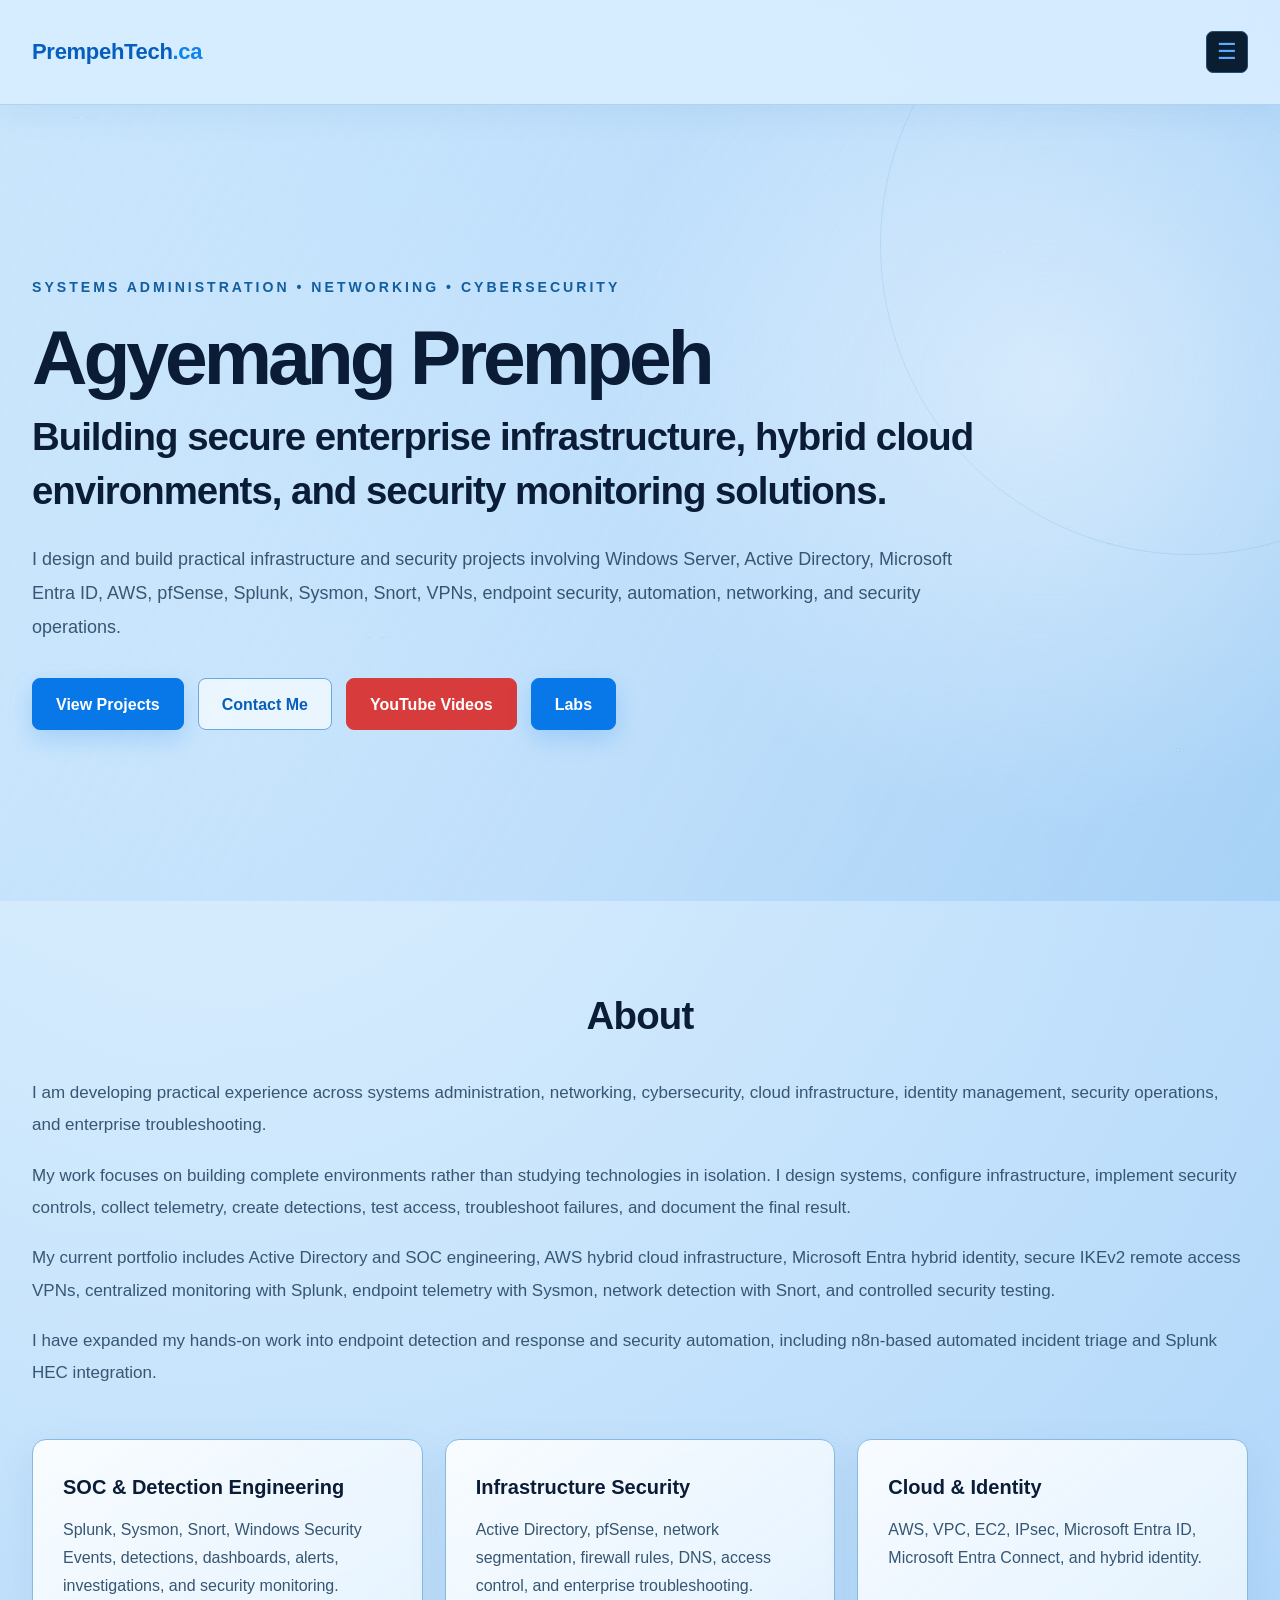
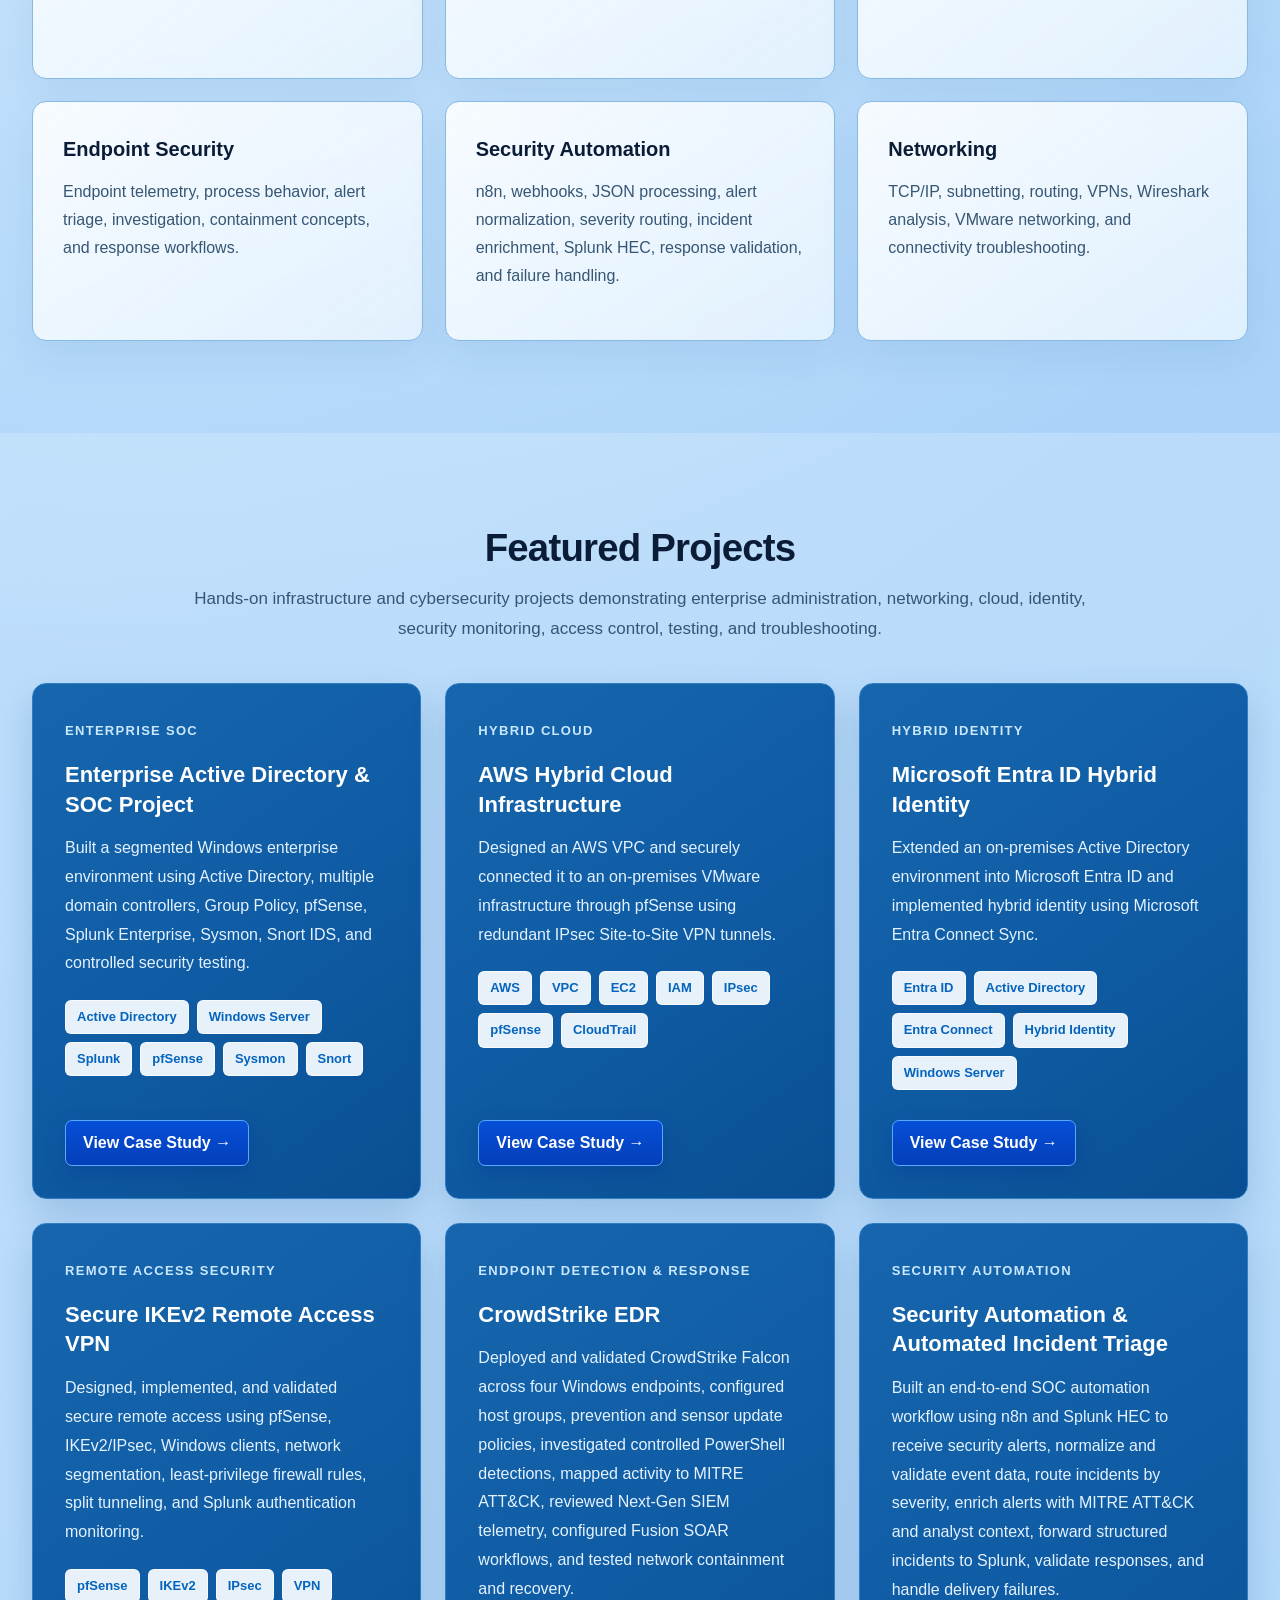
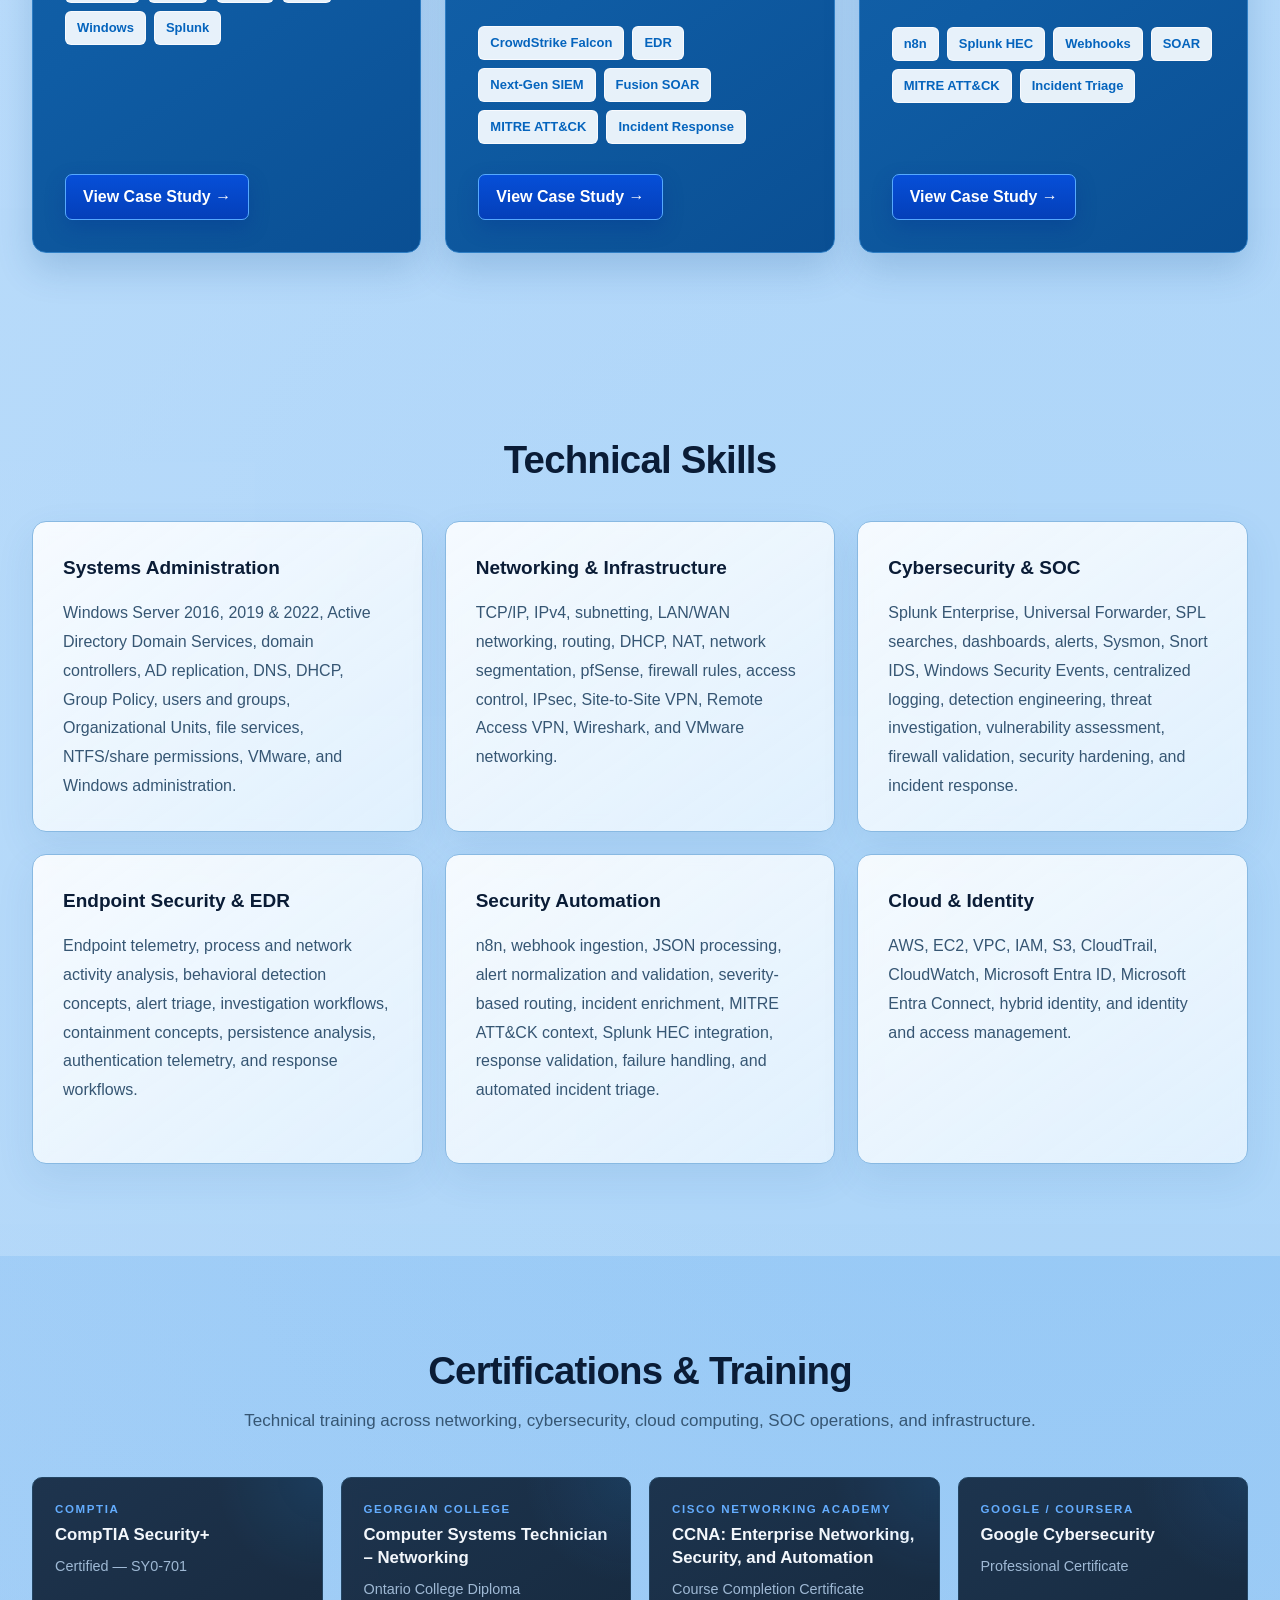
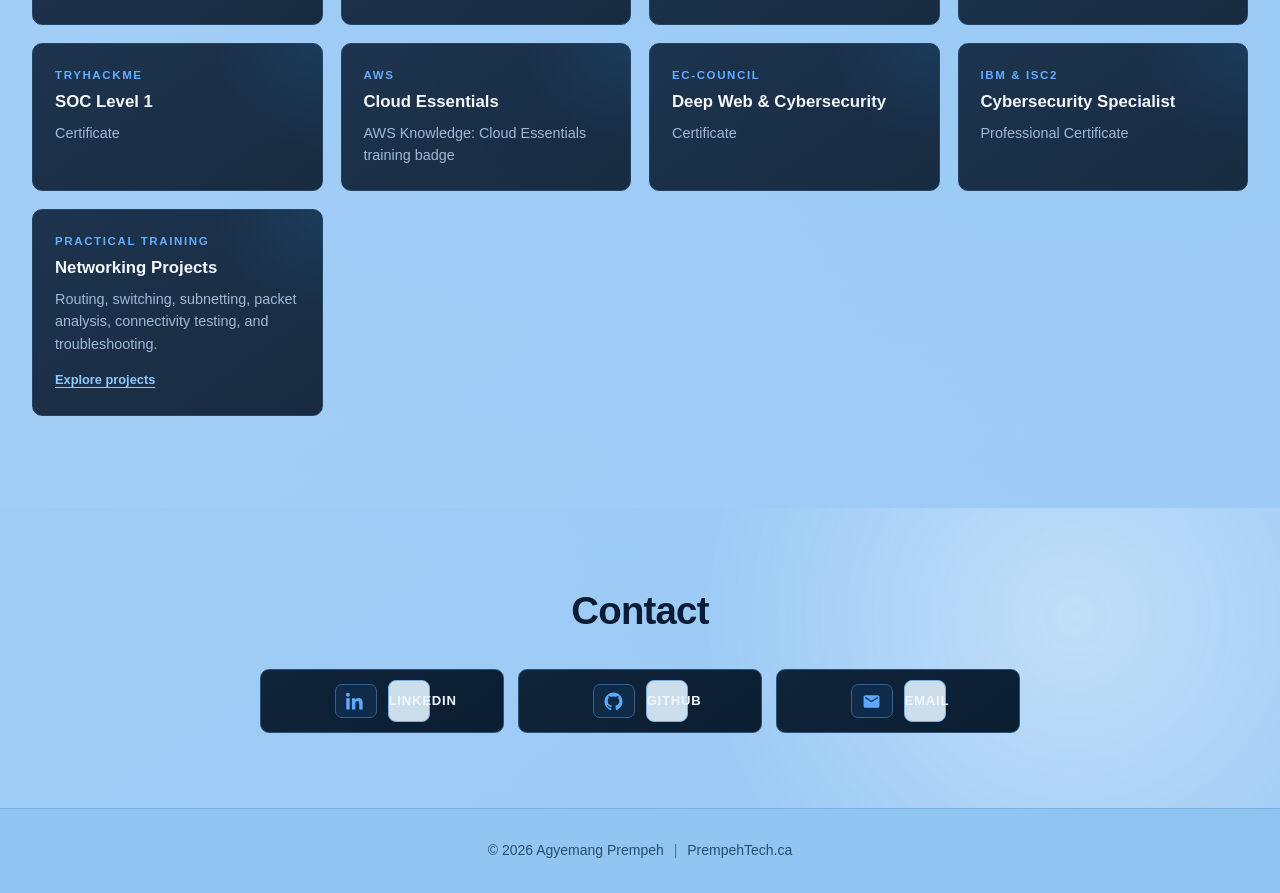
<file: index.html>
<!DOCTYPE html>
<html lang="en">

<head>
    <!-- Browser security policy: generated by scripts/security_policy.py -->
    <meta http-equiv="Content-Security-Policy" content="default-src 'none'; script-src 'self' 'sha256-xC2BoYzO3gBnRaJtyQlaC9DU9jqX2DhPK+P/nlKC9Fg=' 'sha256-oQSRzADNYQVO0GnojN6OCE4Eyqw+3Fjl6KqLcLw/Mbw='; script-src-attr 'none'; style-src 'self' 'unsafe-inline'; img-src 'self' data:; font-src 'self'; connect-src 'self'; media-src 'self'; frame-src 'none'; object-src 'none'; base-uri 'none'; form-action 'self'">
    <meta name="referrer" content="strict-origin-when-cross-origin">
    <!-- /Browser security policy -->
    <meta charset="UTF-8">

    <meta
        name="viewport"
        content="width=device-width, initial-scale=1.0"
    >
    <link rel="icon" type="image/svg+xml" href="/favicon.svg?v=20261007-pthex">


    <meta
        name="description"
        content="Agyemang Prempeh's hands-on cybersecurity, SOC, systems administration, networking, cloud, identity, and enterprise infrastructure portfolio featuring CrowdStrike Falcon EDR, n8n security automation, Splunk, Active Directory, AWS, Microsoft Entra ID, pfSense, Sysmon, Snort, VPNs, and security engineering projects."
    >

    <meta name="robots" content="index, follow, max-image-preview:large">
    <meta name="author" content="Agyemang Prempeh">
    <meta name="theme-color" content="#071321">

    <link rel="canonical" href="https://prempehtech.ca/">

    <meta property="og:type" content="website">
    <meta property="og:site_name" content="PrempehTech.ca">
    <meta property="og:url" content="https://prempehtech.ca/">
    <meta property="og:title" content="Agyemang Prempeh | Cybersecurity, Cloud & Infrastructure Portfolio">
    <meta
        property="og:description"
        content="Hands-on cybersecurity, SOC, enterprise infrastructure, networking, CrowdStrike Falcon EDR, AWS hybrid cloud, Microsoft Entra ID, Active Directory, Splunk, pfSense, and security engineering projects."
    >

    <meta name="twitter:card" content="summary">
    <meta name="twitter:title" content="Agyemang Prempeh | Cybersecurity, Cloud & Infrastructure Portfolio">
    <meta
        name="twitter:description"
        content="Hands-on cybersecurity, SOC, enterprise infrastructure, networking, cloud, identity, CrowdStrike Falcon EDR, and security engineering projects."
    >

    <title>Agyemang Prempeh | Cybersecurity, Cloud & Infrastructure Portfolio</title>

    <script type="application/ld+json">
    {
      "@context": "https://schema.org",
      "@type": "WebSite",
      "name": "PrempehTech.ca",
      "url": "https://prempehtech.ca/",
      "description": "Agyemang Prempeh's cybersecurity, cloud, networking, identity, SOC, CrowdStrike Falcon EDR, and enterprise infrastructure portfolio.",
      "publisher": {
        "@type": "Person",
        "name": "Agyemang Prempeh",
        "url": "https://prempehtech.ca/",
        "sameAs": [
          "https://www.linkedin.com/in/agyemang-prempeh-27a438277/",
          "https://github.com/PREMPE"
        ]
      }
    }
    </script>

    <link rel="stylesheet" href="style.css">


    <!-- =====================================================
         TARGETED FIXES ONLY
         These override the old CSS for:
         1. Navigation
         2. Certifications
         3. Contact
    ====================================================== -->

    <style>

        /* =================================================
           TOP NAVIGATION
           Brand stays left.
           All seven links stay grouped on the right.
        ================================================= */

        .nav-container {
            display: flex !important;
            align-items: center !important;
            width: min(1420px, calc(100% - 64px)) !important;
            margin: 0 auto !important;
        }

        .brand {
            flex: 0 0 auto !important;
        }

        .main-nav {
            margin-left: auto !important;
            width: auto !important;

            display: flex !important;
            align-items: center !important;
            justify-content: flex-end !important;

            gap: 30px !important;
        }

        .main-nav .nav-link {
            flex: none !important;
            width: auto !important;

            white-space: nowrap !important;
            text-align: center !important;
        }


        /* =================================================
           MAIN SECTION HEADINGS
           ONLY the big section headings are centered.
        ================================================= */

        .centered-header {
            width: 100% !important;
            max-width: 900px !important;

            margin-left: auto !important;
            margin-right: auto !important;

            text-align: center !important;
        }

        .centered-header h2,
        .centered-header p {
            text-align: center !important;
        }


        /* =================================================
           CERTIFICATIONS
           Compact professional cards.
           No giant empty boxes.
        ================================================= */



        .hero-buttons .btn-youtube {background:#d83b3b!important;border-color:#d83b3b!important;color:#fff!important}
        .hero-buttons .btn-youtube:hover {background:#ca3535!important;border-color:#ca3535!important;color:#fff!important}

        #certifications .cert-actions {display:flex;flex-wrap:wrap;gap:8px 14px;margin-top:14px}
        #certifications .cert-actions a {color:#8ec9ff;font-size:.8rem;font-weight:700;text-decoration:underline;text-underline-offset:3px}
        #certifications .cert-actions a:hover {color:#fff}
        #certifications .cert-actions a:focus-visible {outline:2px solid #8ec9ff;outline-offset:4px}

        #certifications .cert-grid {
            display: grid !important;

            grid-template-columns:
                repeat(4, minmax(0, 1fr)) !important;

            gap: 18px !important;

            align-items: stretch !important;

            margin-top: 40px !important;
        }

        #certifications .cert-card {
            min-height: 0 !important;
            height: auto !important;

            padding: 24px 22px !important;

            display: block !important;

            background:
                linear-gradient(
                    145deg,
                    rgba(18, 39, 63, 0.92),
                    rgba(12, 29, 48, 0.92)
                ) !important;

            border: 1px solid #234563 !important;

            border-radius: 10px !important;

            box-shadow: none !important;

            text-align: left !important;
        }

        #certifications .cert-card:hover {
            transform: translateY(-3px) !important;

            border-color: #4388cf !important;

            background:
                linear-gradient(
                    145deg,
                    #132b46,
                    #0d2137
                ) !important;
        }

        #certifications .cert-provider {
            display: block !important;

            margin: 0 0 8px !important;

            color: #64adff !important;

            font-size: 0.72rem !important;

            font-weight: 800 !important;

            letter-spacing: 0.14em !important;

            line-height: 1.3 !important;
        }

        #certifications .cert-card h3 {
            margin: 0 0 8px !important;

            color: #f3f7fc !important;

            font-size: 1.05rem !important;

            line-height: 1.35 !important;

            text-align: left !important;
        }

        #certifications .cert-card p {
            margin: 0 !important;

            color: #9fb9d5 !important;

            font-size: 0.9rem !important;

            line-height: 1.55 !important;

            text-align: left !important;
        }


        /* =================================================
           CONTACT
           Small horizontal rectangles.
        ================================================= */

        #contact.contact-section {
            padding-top: 80px !important;
            padding-bottom: 75px !important;
        }

        #contact .section-header {
            margin-bottom: 35px !important;
        }

        #contact .contact-actions {
            width: min(760px, 100%) !important;

            margin: 0 auto !important;

            display: grid !important;

            grid-template-columns:
                repeat(3, minmax(0, 1fr)) !important;

            gap: 14px !important;
        }

        #contact .contact-link {
            min-height: 64px !important;
            height: 64px !important;

            padding: 10px 18px !important;

            display: flex !important;

            align-items: center !important;
            justify-content: center !important;

            gap: 11px !important;

            border-radius: 9px !important;

            background:
                linear-gradient(
                    145deg,
                    #10243a,
                    #0b1d30
                ) !important;

            border: 1px solid #2a5279 !important;

            box-shadow: none !important;

            text-decoration: none !important;
        }

        #contact .contact-link:hover {
            transform: translateY(-2px) !important;

            border-color: #55a7ff !important;

            background: #122a44 !important;
        }

        #contact .contact-icon {
            width: 34px !important;
            height: 34px !important;

            min-width: 34px !important;

            display: grid !important;
            place-items: center !important;

            padding: 7px !important;

            border-radius: 7px !important;

            color: #5caaff !important;

            background: #102b48 !important;

            border: 1px solid #32628f !important;
        }

        #contact .contact-icon svg {
            width: 19px !important;
            height: 19px !important;
        }

        #contact .contact-label {
            color: #f1f6fc !important;

            font-size: 0.82rem !important;

            font-weight: 800 !important;

            letter-spacing: 0.06em !important;
        }


        /* =================================================
           TABLET
        ================================================= */

        @media (max-width: 1100px) {

            .main-nav {
                gap: 20px !important;
            }

            .main-nav .nav-link {
                font-size: 0.84rem !important;
            }

            #certifications .cert-grid {
                grid-template-columns:
                    repeat(2, minmax(0, 1fr)) !important;
            }

        }


        /* =================================================
           MOBILE
        ================================================= */

        @media (max-width: 850px) {

            .nav-container {
                width: min(100% - 32px, 1420px) !important;
                min-height: 64px !important;
                flex-wrap: wrap !important;
            }

            .main-nav {
                display: none !important;
            }

            .mobile-menu {
                margin-left: auto !important;
                display: inline-flex !important;
                align-items: center !important;
                justify-content: center !important;

                width: 42px !important;
                height: 42px !important;

                padding: 0 !important;

                color: #5ca9ff !important;
                background: #0b1e31 !important;

                border: 1px solid #244d73 !important;
                border-radius: 7px !important;

                font-size: 1.35rem !important;
                line-height: 1 !important;

                cursor: pointer !important;
            }

            .mobile-menu:hover {
                color: #ffffff !important;
                border-color: #5ca9ff !important;
                background: #102a44 !important;
            }

            .main-nav.open {
                display: flex !important;

                width: 100% !important;

                flex-direction: column !important;

                align-items: stretch !important;

                gap: 0 !important;

                margin-left: 0 !important;
                padding: 10px 0 14px !important;

                border-top: 1px solid #172b40 !important;
            }

            .main-nav.open .nav-link {
                width: 100% !important;
                padding: 13px 4px !important;
                text-align: left !important;
            }

            #contact .contact-actions {
                grid-template-columns: 1fr !important;

                max-width: 420px !important;
            }

        }


        @media (max-width: 600px) {

            #certifications .cert-grid {
                grid-template-columns: 1fr !important;
            }

        }

    
        /* =================================================
           COLLAPSIBLE TOP MENU — ALL SCREEN SIZES
           Show hamburger instead of permanent nav links.
        ================================================= */

        .nav-container {
            position: relative !important;
            flex-wrap: wrap !important;
        }

        .mobile-menu {
            margin-left: auto !important;
            display: inline-flex !important;
            align-items: center !important;
            justify-content: center !important;

            width: 42px !important;
            height: 42px !important;
            padding: 0 !important;

            color: #5ca9ff !important;
            background: #0b1e31 !important;

            border: 1px solid #244d73 !important;
            border-radius: 7px !important;

            font-size: 1.35rem !important;
            line-height: 1 !important;
            cursor: pointer !important;
        }

        .mobile-menu:hover {
            color: #ffffff !important;
            border-color: #5ca9ff !important;
            background: #102a44 !important;
        }

        .main-nav {
            display: none !important;
        }

        .main-nav.open {
            display: flex !important;
            width: 100% !important;
            margin-left: 0 !important;
            padding: 10px 0 14px !important;

            flex-direction: column !important;
            align-items: stretch !important;
            gap: 0 !important;

            border-top: 1px solid #172b40 !important;
        }

        .main-nav.open .nav-link {
            width: 100% !important;
            padding: 13px 4px !important;
            text-align: left !important;
        }

    </style>

</head>



<body id="top">


<!-- =========================================================
     HEADER
========================================================= -->

<header class="site-header">

    <div class="nav-container">

        <a
            href="/#home"
            class="brand"
        >
            PrempehTech<span>.ca</span>
        </a>


        <nav
            class="main-nav"
            id="mainNav"
            aria-label="Primary navigation"
        >

            <a href="/#home" class="nav-link active">
                Home
            </a>

            <a href="/#about" class="nav-link">
                About
            </a>

            <a href="/#projects" class="nav-link">
                Projects
            </a>
<a href="/#skills" class="nav-link">
                Skills
            </a>

            <a href="/#certifications" class="nav-link">
                Certifications
            </a>

            <a href="/#contact" class="nav-link">
                Contact
            </a>

            <a href="/simulator/" class="nav-link">
                Simulator
            </a>

        </nav>


        <button
            class="mobile-menu"
            id="mobileMenu"
            type="button"
            aria-label="Open navigation menu"
        >
            ☰
        </button>

    </div>

</header>



<main>


<!-- =========================================================
     HOME
========================================================= -->

<section
    id="home"
    class="hero section-anchor"
>

    <div class="container hero-content">

        <p class="hero-eyebrow">
            SYSTEMS ADMINISTRATION • NETWORKING • CYBERSECURITY
        </p>


        <h1>
            Agyemang Prempeh
        </h1>


        <h2>
            Building secure enterprise infrastructure,
            hybrid cloud environments, and security
            monitoring solutions.
        </h2>


        <p class="hero-description">
            I design and build practical infrastructure and security
            projects involving Windows Server, Active Directory,
            Microsoft Entra ID, AWS, pfSense, Splunk, Sysmon, Snort,
            VPNs, endpoint security, automation, networking,
            and security operations.
        </p>


        <div class="hero-buttons">

            <a
                href="/#projects"
                class="btn btn-primary"
            >
                View Projects
            </a>


            <a
                href="/#contact"
                class="btn btn-outline"
            >
                Contact Me
            </a>


            <a
                href="/youtube-videos/"
                class="btn btn-outline btn-youtube"
            >
                YouTube Videos
            </a>

            <a
                href="/simulator/"
                class="btn btn-primary"
            >
                Labs
            </a>

        </div>

    </div>

</section>



<!-- =========================================================
     ABOUT
========================================================= -->

<section
    id="about"
    class="section section-anchor"
>

    <div class="container">

        <div class="section-header centered-header">

            <h2>
                About
            </h2>

        </div>


        <div class="about-intro">

            <p>
                I am developing practical experience across systems
                administration, networking, cybersecurity, cloud
                infrastructure, identity management, security operations,
                and enterprise troubleshooting.
            </p>


            <p>
                My work focuses on building complete environments rather
                than studying technologies in isolation. I design systems,
                configure infrastructure, implement security controls,
                collect telemetry, create detections, test access,
                troubleshoot failures, and document the final result.
            </p>


            <p>
                My current portfolio includes Active Directory and SOC
                engineering, AWS hybrid cloud infrastructure, Microsoft
                Entra hybrid identity, secure IKEv2 remote access VPNs,
                centralized monitoring with Splunk, endpoint telemetry
                with Sysmon, network detection with Snort, and controlled
                security testing.
            </p>


            <p>
                I have expanded my hands-on work into endpoint detection
                and response and security automation, including n8n-based
                automated incident triage and Splunk HEC integration.
            </p>

        </div>



        <div class="focus-grid">


            <article class="info-card">

                <h3>
                    SOC &amp; Detection Engineering
                </h3>

                <p>
                    Splunk, Sysmon, Snort, Windows Security Events,
                    detections, dashboards, alerts, investigations,
                    and security monitoring.
                </p>

            </article>



            <article class="info-card">

                <h3>
                    Infrastructure Security
                </h3>

                <p>
                    Active Directory, pfSense, network segmentation,
                    firewall rules, DNS, access control,
                    and enterprise troubleshooting.
                </p>

            </article>



            <article class="info-card">

                <h3>
                    Cloud &amp; Identity
                </h3>

                <p>
                    AWS, VPC, EC2, IPsec, Microsoft Entra ID,
                    Microsoft Entra Connect, and hybrid identity.
                </p>

            </article>



            <article class="info-card">

                <h3>
                    Endpoint Security
                </h3>

                <p>
                    Endpoint telemetry, process behavior,
                    alert triage, investigation, containment concepts,
                    and response workflows.
                </p>

            </article>



            <article class="info-card">

                <h3>
                    Security Automation
                </h3>

                <p>
                    n8n, webhooks, JSON processing, alert normalization,
                    severity routing, incident enrichment, Splunk HEC,
                    response validation, and failure handling.
                </p>

            </article>



            <article class="info-card">

                <h3>
                    Networking
                </h3>

                <p>
                    TCP/IP, subnetting, routing, VPNs,
                    Wireshark analysis, VMware networking,
                    and connectivity troubleshooting.
                </p>

            </article>


        </div>

    </div>

</section>



<!-- =========================================================
     PROJECTS
========================================================= -->

<section
    id="projects"
    class="section section-alt section-anchor"
>

    <div class="container">

        <div class="section-header centered-header">

            <h2>
                Featured Projects
            </h2>

            <p>
                Hands-on infrastructure and cybersecurity projects
                demonstrating enterprise administration, networking,
                cloud, identity, security monitoring, access control,
                testing, and troubleshooting.
            </p>

        </div>



        <div class="projects-grid">


            <!-- AD SOC -->

            <article class="project-card">

                <div>

                    <span class="project-type">
                        ENTERPRISE SOC
                    </span>


                    <h3>
                        Enterprise Active Directory &amp; SOC Project
                    </h3>


                    <p>
                        Built a segmented Windows enterprise environment
                        using Active Directory, multiple domain controllers,
                        Group Policy, pfSense, Splunk Enterprise, Sysmon,
                        Snort IDS, and controlled security testing.
                    </p>


                    <div class="tags">

                        <span>Active Directory</span>
                        <span>Windows Server</span>
                        <span>Splunk</span>
                        <span>pfSense</span>
                        <span>Sysmon</span>
                        <span>Snort</span>

                    </div>

                </div>


                <div class="project-actions">

                    <a
                        href="projects/enterprise-ad-soc.html"
                        class="project-link"
                    >
                        View Case Study →
                    </a>

                </div>

            </article>



            <!-- AWS -->

            <article class="project-card">

                <div>

                    <span class="project-type">
                        HYBRID CLOUD
                    </span>


                    <h3>
                        AWS Hybrid Cloud Infrastructure
                    </h3>


                    <p>
                        Designed an AWS VPC and securely connected it
                        to an on-premises VMware infrastructure through
                        pfSense using redundant IPsec Site-to-Site
                        VPN tunnels.
                    </p>


                    <div class="tags">

                        <span>AWS</span>
                        <span>VPC</span>
                        <span>EC2</span>
                        <span>IAM</span>
                        <span>IPsec</span>
                        <span>pfSense</span>
                        <span>CloudTrail</span>

                    </div>

                </div>


                <div class="project-actions">

                    <a
                        href="projects/aws-hybrid-cloud.html"
                        class="project-link"
                    >
                        View Case Study →
                    </a>

                </div>

            </article>



            <!-- ENTRA -->

            <article class="project-card">

                <div>

                    <span class="project-type">
                        HYBRID IDENTITY
                    </span>


                    <h3>
                        Microsoft Entra ID Hybrid Identity
                    </h3>


                    <p>
                        Extended an on-premises Active Directory
                        environment into Microsoft Entra ID and
                        implemented hybrid identity using Microsoft
                        Entra Connect Sync.
                    </p>


                    <div class="tags">

                        <span>Entra ID</span>
                        <span>Active Directory</span>
                        <span>Entra Connect</span>
                        <span>Hybrid Identity</span>
                        <span>Windows Server</span>

                    </div>

                </div>


                <div class="project-actions">

                    <a
                        href="projects/entra-hybrid-identity.html"
                        class="project-link"
                    >
                        View Case Study →
                    </a>

                </div>

            </article>



            <!-- VPN -->

            <article class="project-card">

                <div>

                    <span class="project-type">
                        REMOTE ACCESS SECURITY
                    </span>


                    <h3>
                        Secure IKEv2 Remote Access VPN
                    </h3>


                    <p>
                        Designed, implemented, and validated secure
                        remote access using pfSense, IKEv2/IPsec,
                        Windows clients, network segmentation,
                        least-privilege firewall rules, split tunneling,
                        and Splunk authentication monitoring.
                    </p>


                    <div class="tags">

                        <span>pfSense</span>
                        <span>IKEv2</span>
                        <span>IPsec</span>
                        <span>VPN</span>
                        <span>Windows</span>
                        <span>Splunk</span>

                    </div>

                </div>


                <div class="project-actions">

                    <a
                        href="projects/pfsense-vpn.html"
                        class="project-link"
                    >
                        View Case Study →
                    </a>

                </div>

            </article>



            <!-- CROWDSTRIKE EDR -->

            <article class="project-card">

                <div>

                    <span class="project-type">
                        ENDPOINT DETECTION &amp; RESPONSE
                    </span>


                    <h3>
                        CrowdStrike EDR
                    </h3>


                    <p>
                        Deployed and validated CrowdStrike Falcon across four
                        Windows endpoints, configured host groups, prevention
                        and sensor update policies, investigated controlled
                        PowerShell detections, mapped activity to MITRE ATT&amp;CK,
                        reviewed Next-Gen SIEM telemetry, configured Fusion SOAR
                        workflows, and tested network containment and recovery.
                    </p>


                    <div class="tags">

                        <span>CrowdStrike Falcon</span>
                        <span>EDR</span>
                        <span>Next-Gen SIEM</span>
                        <span>Fusion SOAR</span>
                        <span>MITRE ATT&amp;CK</span>
                        <span>Incident Response</span>

                    </div>

                </div>


                <div class="project-actions">

                    <a
                        href="projects/crowdstrike-falcon-endpoint-detection-response.html"
                        class="project-link"
                    >
                        View Case Study →
                    </a>

                </div>

            </article>



            <!-- SECURITY AUTOMATION -->

            <article class="project-card">

                <div>
                    <span class="project-type">SECURITY AUTOMATION</span>
                    <h3>Security Automation &amp; Automated Incident Triage</h3>
                    <p>
                        Built an end-to-end SOC automation workflow using n8n and Splunk HEC
                        to receive security alerts, normalize and validate event data, route
                        incidents by severity, enrich alerts with MITRE ATT&amp;CK and analyst
                        context, forward structured incidents to Splunk, validate responses,
                        and handle delivery failures.
                    </p>
                    <div class="tags">
                        <span>n8n</span>
                        <span>Splunk HEC</span>
                        <span>Webhooks</span>
                        <span>SOAR</span>
                        <span>MITRE ATT&amp;CK</span>
                        <span>Incident Triage</span>
                    </div>
                </div>

                <div class="project-actions">
                    <a href="projects/security-automation.html" class="project-link">
                        View Case Study →
                    </a>
                </div>

            </article>


        </div>

    </div>

</section>



<!-- =========================================================
     SKILLS
========================================================= -->

<section
    id="skills"
    class="section section-alt section-anchor"
>

    <div class="container">

        <div class="section-header centered-header">

            <h2>
                Technical Skills
            </h2>

        </div>



        <div class="skills-grid">


            <article class="skill-card">

                <h3>
                    Systems Administration
                </h3>

                <p>
                    Windows Server 2016, 2019 &amp; 2022,
                    Active Directory Domain Services,
                    domain controllers, AD replication,
                    DNS, DHCP, Group Policy,
                    users and groups, Organizational Units,
                    file services, NTFS/share permissions,
                    VMware, and Windows administration.
                </p>

            </article>



            <article class="skill-card">

                <h3>
                    Networking &amp; Infrastructure
                </h3>

                <p>
                    TCP/IP, IPv4, subnetting,
                    LAN/WAN networking, routing,
                    DHCP, NAT, network segmentation,
                    pfSense, firewall rules,
                    access control, IPsec,
                    Site-to-Site VPN,
                    Remote Access VPN,
                    Wireshark, and VMware networking.
                </p>

            </article>



            <article class="skill-card">

                <h3>
                    Cybersecurity &amp; SOC
                </h3>

                <p>
                    Splunk Enterprise,
                    Universal Forwarder,
                    SPL searches,
                    dashboards, alerts,
                    Sysmon, Snort IDS,
                    Windows Security Events,
                    centralized logging,
                    detection engineering,
                    threat investigation,
                    vulnerability assessment,
                    firewall validation,
                    security hardening,
                    and incident response.
                </p>

            </article>



            <article class="skill-card">

                <h3>
                    Endpoint Security &amp; EDR
                </h3>

                <p>
                    Endpoint telemetry,
                    process and network activity analysis,
                    behavioral detection concepts,
                    alert triage,
                    investigation workflows,
                    containment concepts,
                    persistence analysis,
                    authentication telemetry,
                    and response workflows.
                </p>

            </article>



            <article class="skill-card">

                <h3>
                    Security Automation
                </h3>

                <p>
                    n8n, webhook ingestion, JSON processing,
                    alert normalization and validation, severity-based routing,
                    incident enrichment, MITRE ATT&amp;CK context, Splunk HEC integration,
                    response validation, failure handling, and automated incident triage.
                </p>

            </article>



            <article class="skill-card">

                <h3>
                    Cloud &amp; Identity
                </h3>

                <p>
                    AWS, EC2, VPC, IAM, S3,
                    CloudTrail, CloudWatch,
                    Microsoft Entra ID,
                    Microsoft Entra Connect,
                    hybrid identity,
                    and identity and access management.
                </p>

            </article>


        </div>

    </div>

</section>



<!-- =========================================================
     CERTIFICATIONS
========================================================= -->

<section
    id="certifications"
    class="section section-anchor"
>

    <div class="container">

        <div class="section-header centered-header">

            <h2>
                Certifications &amp; Training
            </h2>

            <p>
                Technical training across networking,
                cybersecurity, cloud computing,
                SOC operations, and infrastructure.
            </p>

        </div>



        <div class="cert-grid">
            <article class="cert-card"><span class="cert-provider">COMPTIA</span><h3>CompTIA Security+</h3><p>Certified — SY0-701</p></article>
            <article class="cert-card"><span class="cert-provider">GEORGIAN COLLEGE</span><h3>Computer Systems Technician – Networking</h3><p>Ontario College Diploma</p></article>
            <article class="cert-card"><span class="cert-provider">CISCO NETWORKING ACADEMY</span><h3>CCNA: Enterprise Networking, Security, and Automation</h3><p>Course Completion Certificate</p></article>
            <article class="cert-card"><span class="cert-provider">GOOGLE / COURSERA</span><h3>Google Cybersecurity</h3><p>Professional Certificate</p></article>
            <article class="cert-card"><span class="cert-provider">TRYHACKME</span><h3>SOC Level 1</h3><p>Certificate</p></article>
            <article class="cert-card"><span class="cert-provider">AWS</span><h3>Cloud Essentials</h3><p>AWS Knowledge: Cloud Essentials training badge</p></article>
            <article class="cert-card"><span class="cert-provider">EC-COUNCIL</span><h3>Deep Web &amp; Cybersecurity</h3><p>Certificate</p></article>
            <article class="cert-card"><span class="cert-provider">IBM &amp; ISC2</span><h3>Cybersecurity Specialist</h3><p>Professional Certificate</p></article>
            <article class="cert-card"><span class="cert-provider">PRACTICAL TRAINING</span><h3>Networking Projects</h3><p>Routing, switching, subnetting, packet analysis, connectivity testing, and troubleshooting.</p><div class="cert-actions"><a href="/#projects">Explore projects</a></div></article>
        </div>
    </div>

</section>



<!-- =========================================================
     CONTACT
========================================================= -->

<section
    id="contact"
    class="contact-section section-anchor"
>

    <div class="container">

        <div class="section-header centered-header">

            <h2>
                Contact
            </h2>

        </div>



        <div class="contact-actions">


            <!-- LINKEDIN -->

            <a
                href="https://www.linkedin.com/in/agyemang-prempeh-27a438277/"
                target="_blank"
                rel="noopener noreferrer"
                class="contact-link"
                aria-label="LinkedIn"
            >

                <span class="contact-icon">

                    <svg
                        viewBox="0 0 24 24"
                        aria-hidden="true"
                    >
                        <path
                            fill="currentColor"
                            d="M4.98 3.5C4.98 4.88 3.87 6 2.5 6S0 4.88 0 3.5 1.11 1 2.5 1s2.48 1.12 2.48 2.5zM.34 8.02h4.32V22H.34V8.02zM7.5 8.02h4.14v1.91h.06c.58-1.09 1.99-2.24 4.1-2.24 4.39 0 5.2 2.89 5.2 6.64V22h-4.32v-6.79c0-1.62-.03-3.7-2.26-3.7-2.26 0-2.61 1.76-2.61 3.58V22H7.5V8.02z"
                        />
                    </svg>

                </span>

                <span class="contact-label">
                    LINKEDIN
                </span>

            </a>



            <!-- GITHUB -->

            <a
                href="https://github.com/PREMPE"
                target="_blank"
                rel="noopener noreferrer"
                class="contact-link"
                aria-label="GitHub"
            >

                <span class="contact-icon">

                    <svg
                        viewBox="0 0 24 24"
                        aria-hidden="true"
                    >
                        <path
                            fill="currentColor"
                            d="M12 .7C5.7.7.6 5.8.6 12.1c0 5 3.3 9.3 7.8 10.8.6.1.8-.3.8-.6v-2.2c-3.2.7-3.9-1.4-3.9-1.4-.5-1.3-1.3-1.7-1.3-1.7-1-.7.1-.7.1-.7 1.2.1 1.8 1.2 1.8 1.2 1 1.8 2.7 1.3 3.4 1 .1-.8.4-1.3.7-1.6-2.6-.3-5.3-1.3-5.3-5.7 0-1.3.5-2.3 1.2-3.1-.1-.3-.5-1.5.1-3.1 0 0 1-.3 3.1 1.2.9-.2 1.9-.4 2.9-.4s2 .1 2.9.4C17 4.8 18 5.1 18 5.1c.6 1.6.2 2.8.1 3.1.8.8 1.2 1.8 1.2 3.1 0 4.4-2.7 5.4-5.3 5.7.4.4.8 1.1.8 2.1v3.2c0 .3.2.7.8.6 4.5-1.5 7.8-5.8 7.8-10.8C23.4 5.8 18.3.7 12 .7z"
                        />
                    </svg>

                </span>

                <span class="contact-label">
                    GITHUB
                </span>

            </a>



            <!-- EMAIL -->

            <a
                href="mailto:cbsprempeh@gmail.com"
                class="contact-link"
                aria-label="Email"
            >

                <span class="contact-icon">

                    <svg
                        viewBox="0 0 24 24"
                        aria-hidden="true"
                    >
                        <path
                            fill="currentColor"
                            d="M20 4H4C2.9 4 2 4.9 2 6v12c0 1.1.9 2 2 2h16c1.1 0 2-.9 2-2V6c0-1.1-.9-2-2-2zm0 4-8 5-8-5V6l8 5 8-5v2z"
                        />
                    </svg>

                </span>

                <span class="contact-label">
                    EMAIL
                </span>

            </a>


        </div>

    </div>

</section>


</main>



<!-- =========================================================
     FOOTER
========================================================= -->

<footer class="site-footer">

    <div class="container">

        <p>
            © 2026 Agyemang Prempeh
            <span>|</span>
            PrempehTech.ca
        </p>

    </div>

</footer>



<button
    class="scroll-top"
    id="scrollTop"
    type="button"
    aria-label="Back to top"
>
    ↑
</button>



<script>

    const mobileMenu =
        document.getElementById("mobileMenu");

    const mainNav =
        document.getElementById("mainNav");


    mobileMenu.addEventListener(
        "click",
        function () {

            mainNav.classList.toggle("open");

            mobileMenu.textContent =
                mainNav.classList.contains("open")
                    ? "✕"
                    : "☰";

        }
    );


    document
        .querySelectorAll(".nav-link")
        .forEach(
            function (link) {

                link.addEventListener(
                    "click",
                    function () {

                        mainNav.classList.remove("open");

                        mobileMenu.textContent = "☰";

                    }
                );

            }
        );


    const scrollTop =
        document.getElementById("scrollTop");


    window.addEventListener(
        "scroll",
        function () {

            scrollTop.classList.toggle(
                "visible",
                window.scrollY > 450
            );

        }
    );


    scrollTop.addEventListener(
        "click",
        function () {

            window.scrollTo({
                top: 0,
                behavior: "smooth"
            });

        }
    );


    const sections =
        document.querySelectorAll(".section-anchor");

    const navLinks =
        document.querySelectorAll(".nav-link");


    const observer =
        new IntersectionObserver(

            function (entries) {

                entries.forEach(
                    function (entry) {

                        if (!entry.isIntersecting) {
                            return;
                        }


                        navLinks.forEach(
                            function (link) {

                                link.classList.remove("active");

                            }
                        );


                        const activeLink =
                            document.querySelector(
                                '.nav-link[href="/#' +
                                entry.target.id +
                                '"]'
                            );


                        if (activeLink) {
                            activeLink.classList.add("active");
                        }

                    }
                );

            },

            {
                rootMargin: "-35% 0px -55% 0px"
            }

        );


    sections.forEach(
        function (section) {

            observer.observe(section);

        }
    );

</script>


</body>

</html>
</file>
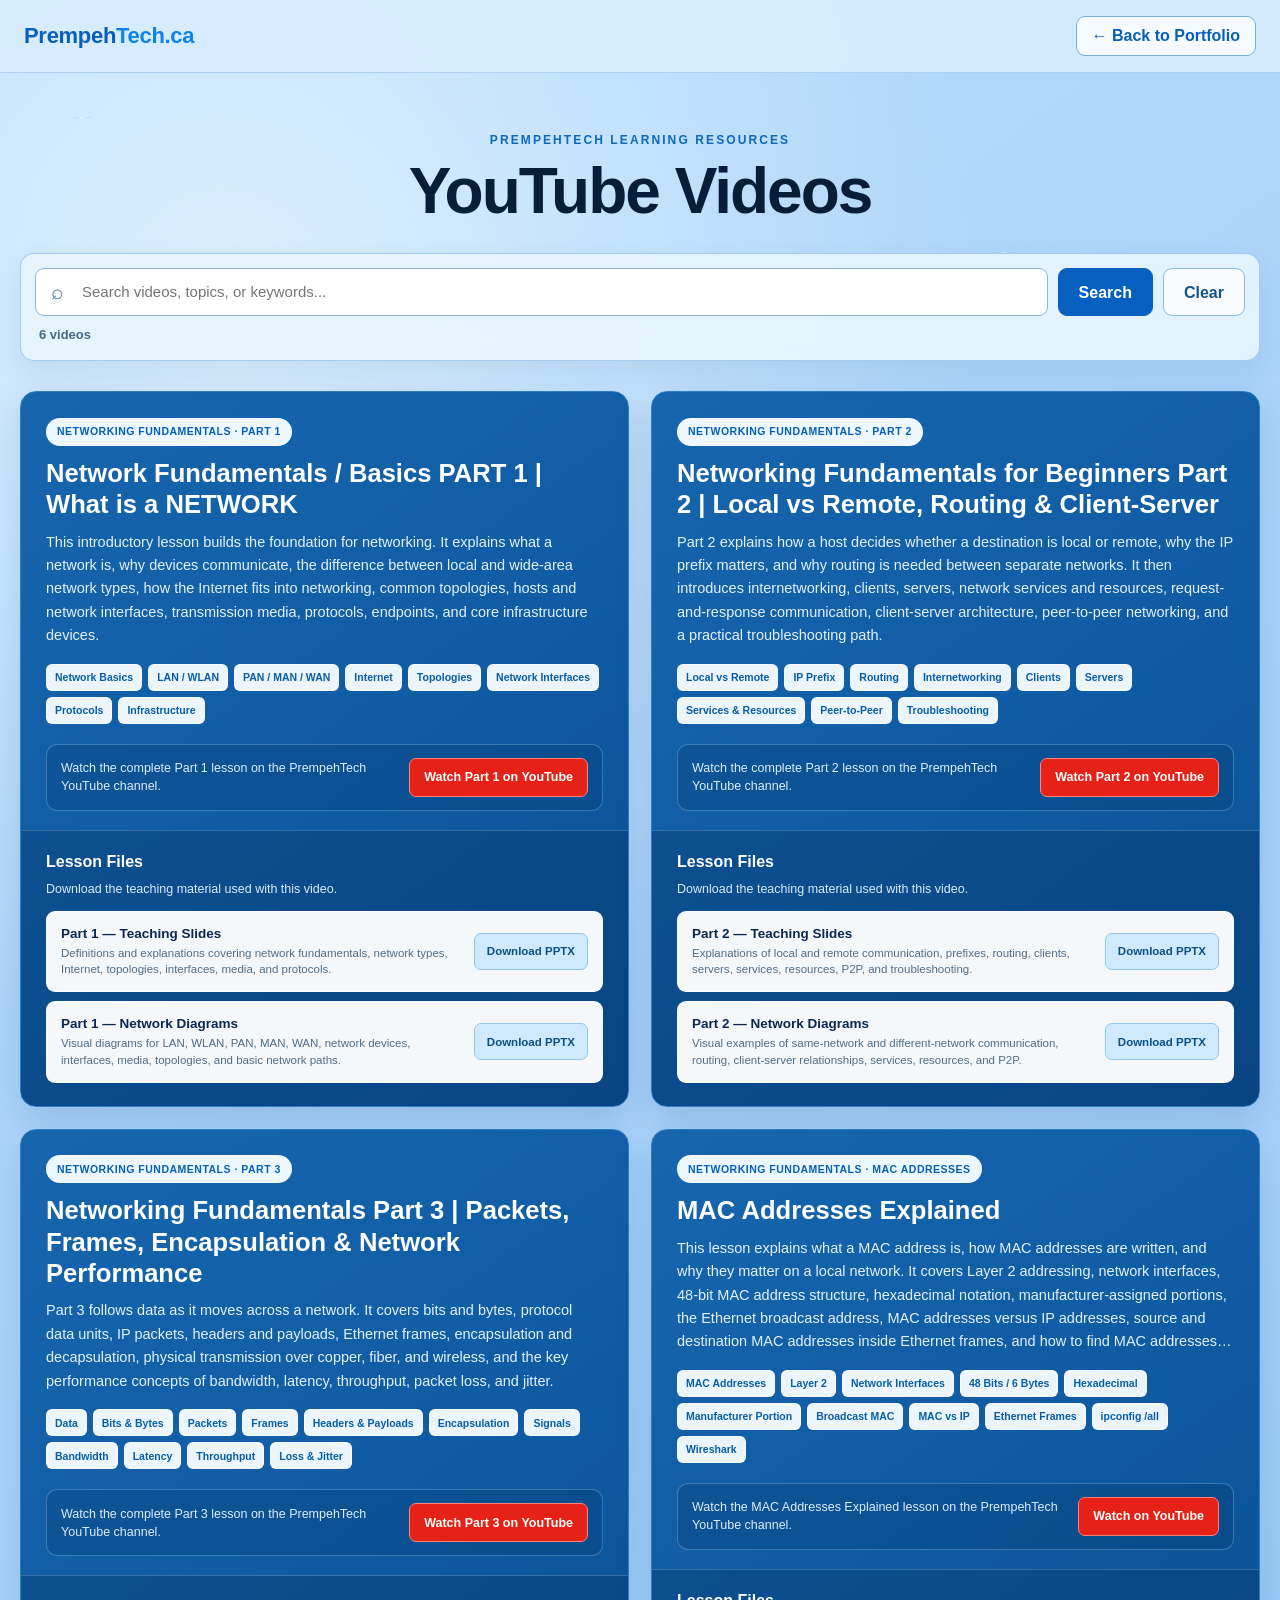
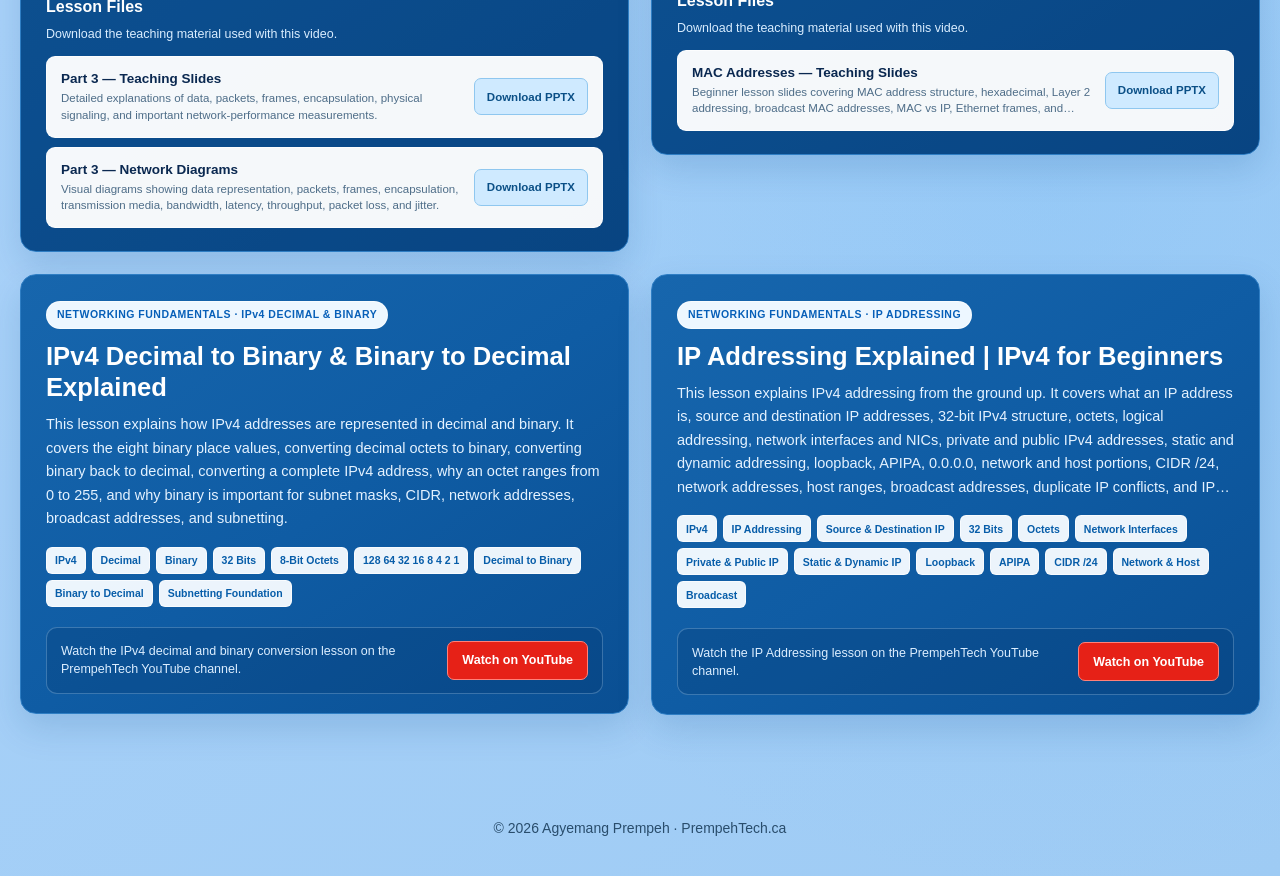
<file: youtube-videos/index.html>
<!DOCTYPE html>
<html lang="en">
<head>
    <!-- Browser security policy: generated by scripts/security_policy.py -->
    <meta http-equiv="Content-Security-Policy" content="default-src 'none'; script-src 'self' 'sha256-6ojK1KV44dXjQh/acTGw09gR/1JrV+/REBlgmHvQjKQ='; script-src-attr 'none'; style-src 'self' 'unsafe-inline'; img-src 'self' data:; font-src 'self'; connect-src 'self'; media-src 'self'; frame-src 'none'; object-src 'none'; base-uri 'none'; form-action 'self'">
    <meta name="referrer" content="strict-origin-when-cross-origin">
    <!-- /Browser security policy -->
    <meta charset="UTF-8">
    <meta name="viewport" content="width=device-width, initial-scale=1.0">

    <title>YouTube Videos | PrempehTech</title>
    <meta
        name="description"
        content="PrempehTech YouTube networking lessons with video links, lesson summaries, teaching slides, and network diagram downloads."
    >
    <link rel="canonical" href="https://prempehtech.ca/youtube-videos/">

    <style>
        * {
            box-sizing: border-box;
        }

        html {
            scroll-behavior: smooth;
        }

        body {
            margin: 0;
            min-height: 100vh;
            color: #0b203d;
            font-family: Inter, -apple-system, BlinkMacSystemFont, "Segoe UI", Roboto, Helvetica, Arial, sans-serif;
            background:
                radial-gradient(circle at 18% 12%, rgba(235, 247, 255, 0.72), transparent 31%),
                radial-gradient(circle at 82% 72%, rgba(119, 188, 245, 0.30), transparent 34%),
                linear-gradient(145deg, #b6dcfb 0%, #a9d2f9 48%, #9ecbf4 100%);
            line-height: 1.6;
        }

        body::before,
        body::after {
            content: "";
            position: fixed;
            inset: -70px;
            pointer-events: none;
            z-index: 0;
            will-change: transform;
        }

        body::before {
            background:
                linear-gradient(90deg, transparent, rgba(17,112,214,.18), #fff, rgba(17,112,214,.18), transparent)
                    10% 18% / 24px 1px no-repeat,
                linear-gradient(90deg, transparent, rgba(17,112,214,.16), #fff, rgba(17,112,214,.16), transparent)
                    76% 31% / 20px 1px no-repeat,
                linear-gradient(90deg, transparent, rgba(17,112,214,.15), #fff, rgba(17,112,214,.15), transparent)
                    31% 68% / 28px 1px no-repeat,
                radial-gradient(circle, #fff 0 1px, rgba(18,115,218,.36) 1.2px, transparent 2px)
                    88% 79% / 4px 4px no-repeat;
            opacity: .62;
            animation: current-a 17s linear infinite;
        }

        body::after {
            background:
                linear-gradient(90deg, transparent, rgba(0,92,200,.14), rgba(255,255,255,.8), rgba(0,92,200,.14), transparent)
                    57% 12% / 18px 1px no-repeat,
                radial-gradient(circle, #fff 0 1px, rgba(15,105,207,.3) 1.2px, transparent 2px)
                    19% 48% / 4px 4px no-repeat,
                linear-gradient(90deg, transparent, rgba(0,92,200,.13), rgba(255,255,255,.76), rgba(0,92,200,.13), transparent)
                    84% 59% / 22px 1px no-repeat;
            opacity: .55;
            animation: current-b 23s linear infinite;
        }

        @keyframes current-a {
            from { transform: translate3d(-18px, -8px, 0); }
            to { transform: translate3d(68px, 42px, 0); }
        }

        @keyframes current-b {
            from { transform: translate3d(34px, -14px, 0); }
            to { transform: translate3d(-58px, 48px, 0); }
        }

        .page {
            position: relative;
            z-index: 1;
        }

        .topbar {
            position: sticky;
            top: 0;
            z-index: 10;
            display: flex;
            align-items: center;
            justify-content: space-between;
            gap: 20px;
            padding: 16px max(24px, calc((100vw - 1400px) / 2));
            background: rgba(216, 237, 255, .91);
            border-bottom: 1px solid rgba(22, 105, 187, .20);
            backdrop-filter: blur(14px);
            -webkit-backdrop-filter: blur(14px);
        }

        .brand {
            color: #075fbd;
            font-size: 22px;
            font-weight: 850;
            letter-spacing: -.3px;
            text-decoration: none;
        }

        .brand span {
            color: #0d84ed;
        }

        .back-link {
            display: inline-flex;
            align-items: center;
            min-height: 40px;
            padding: 0 15px;
            color: #075fb9;
            background: rgba(255,255,255,.78);
            border: 1px solid #75afe0;
            border-radius: 9px;
            font-weight: 750;
            text-decoration: none;
        }

        .wrap {
            width: min(1400px, calc(100% - 40px));
            margin: 0 auto;
        }

        .hero {
            padding: 58px 0 28px;
            text-align: center;
        }

        .eyebrow {
            margin: 0 0 8px;
            color: #0d68bb;
            font-size: 12px;
            font-weight: 850;
            letter-spacing: 2.1px;
            text-transform: uppercase;
        }

        h1 {
            margin: 0;
            color: #081d37;
            font-size: clamp(38px, 6vw, 64px);
            line-height: 1.05;
            letter-spacing: -2px;
        }

        /* Search */
        .video-search {
            position: sticky;
            top: 74px;
            z-index: 7;
            margin: 0 auto 30px;
            padding: 14px;
            background: rgba(231, 245, 255, .92);
            border: 1px solid rgba(82, 156, 219, .45);
            border-radius: 14px;
            box-shadow: 0 12px 28px rgba(28, 86, 142, .10);
            backdrop-filter: blur(12px);
            -webkit-backdrop-filter: blur(12px);
        }

        .search-form {
            display: grid;
            grid-template-columns: minmax(0, 1fr) auto auto;
            gap: 10px;
        }

        .search-field {
            position: relative;
            min-width: 0;
        }

        .search-icon {
            position: absolute;
            top: 50%;
            left: 16px;
            transform: translateY(-50%);
            color: #47779e;
            font-size: 21px;
            pointer-events: none;
        }

        .search-field input {
            width: 100%;
            min-height: 48px;
            padding: 0 16px 0 46px;
            color: #0b2747;
            background: #ffffff;
            border: 1px solid #84b8e3;
            border-radius: 9px;
            outline: none;
            font: inherit;
            font-size: 15px;
        }

        .search-field input:focus {
            border-color: #0878e8;
            box-shadow: 0 0 0 3px rgba(8, 120, 232, .12);
        }

        .search-button,
        .clear-search {
            min-height: 48px;
            padding: 0 20px;
            border-radius: 9px;
            font: inherit;
            font-weight: 800;
            cursor: pointer;
        }

        .search-button {
            color: #fff;
            background: #075fc0;
            border: 1px solid #075fc0;
        }

        .search-button:hover {
            background: #044fa4;
        }

        .clear-search {
            color: #155487;
            background: rgba(255,255,255,.76);
            border: 1px solid #8db9dd;
        }

        .search-meta {
            margin-top: 9px;
            padding-left: 4px;
            color: #486985;
            font-size: 13px;
            font-weight: 700;
        }

        .no-results {
            margin: 0 0 30px;
            padding: 28px;
            color: #174e79;
            background: rgba(255,255,255,.70);
            border: 1px solid #83b9e7;
            border-radius: 14px;
            text-align: center;
            font-weight: 750;
        }

        /* Scalable card grid */
        .video-list {
            display: grid;
            grid-template-columns: repeat(2, minmax(0, 1fr));
            align-items: start;
            gap: 22px;
            padding-bottom: 76px;
        }

        .lesson-card {
            display: flex;
            min-width: 0;
            overflow: hidden;
            flex-direction: column;
            color: #fff;
            background:
                linear-gradient(145deg, #1766ad 0%, #0f5ca4 52%, #0a4f93 100%);
            border: 1px solid #2f7ec4;
            border-radius: 16px;
            box-shadow: 0 14px 34px rgba(15, 78, 140, .17);
        }

        .lesson-card[hidden] {
            display: none !important;
        }

        .lesson-main {
            display: block;
            padding: 25px 25px 19px;
        }

        .part-label {
            display: inline-flex;
            align-items: center;
            min-height: 28px;
            max-width: 100%;
            padding: 0 10px;
            margin-bottom: 12px;
            overflow: hidden;
            color: #075fb8;
            background: #edf7ff;
            border: 1px solid rgba(255,255,255,.65);
            border-radius: 999px;
            font-size: 10.5px;
            font-weight: 850;
            letter-spacing: .5px;
            text-overflow: ellipsis;
            white-space: nowrap;
        }

        .lesson-card h2 {
            margin: 0 0 10px;
            color: #fff;
            font-size: clamp(22px, 2vw, 27px);
            line-height: 1.23;
        }

        .lesson-summary {
            display: -webkit-box;
            margin: 0;
            overflow: hidden;
            color: #e4f2ff;
            font-size: 14.5px;
            line-height: 1.62;
            -webkit-box-orient: vertical;
            -webkit-line-clamp: 5;
            line-clamp: 5;
        }

        .topics {
            display: flex;
            flex-wrap: wrap;
            gap: 6px;
            margin-top: 16px;
        }

        .topics span {
            display: inline-flex;
            align-items: center;
            min-height: 27px;
            padding: 3px 8px;
            color: #075da9;
            background: rgba(246,251,255,.96);
            border: 1px solid rgba(255,255,255,.65);
            border-radius: 6px;
            font-size: 10.5px;
            font-weight: 800;
        }

        .watch-box {
            display: flex;
            align-items: center;
            justify-content: space-between;
            gap: 14px;
            margin: 20px 0 0;
            padding: 13px 14px;
            background: rgba(4, 54, 110, .28);
            border: 1px solid rgba(189, 225, 255, .27);
            border-radius: 11px;
        }

        .watch-box strong {
            display: none;
        }

        .watch-box p {
            margin: 0;
            color: #dceeff;
            font-size: 12.5px;
            line-height: 1.45;
        }

        .youtube-link {
            flex: 0 0 auto;
            display: inline-flex;
            align-items: center;
            justify-content: center;
            min-height: 39px;
            padding: 0 14px;
            color: #fff;
            background: #e62117;
            border: 1px solid #ff8179;
            border-radius: 7px;
            font-size: 12.5px;
            font-weight: 850;
            text-decoration: none;
            white-space: nowrap;
            transition: transform .18s ease, background .18s ease;
        }

        .youtube-link:hover {
            transform: translateY(-1px);
            background: #ca1d14;
        }

        .downloads {
            margin-top: auto;
            padding: 18px 25px 23px;
            background: rgba(4, 45, 91, .30);
            border-top: 1px solid rgba(190, 226, 255, .23);
        }

        .downloads h3 {
            margin: 0 0 4px;
            color: #fff;
            font-size: 16px;
        }

        .downloads > p {
            margin: 0 0 12px;
            color: #d9edff;
            font-size: 12.5px;
        }

        .download-grid {
            display: grid;
            grid-template-columns: 1fr;
            gap: 9px;
        }

        .download-item {
            display: grid;
            grid-template-columns: minmax(0, 1fr) auto;
            align-items: center;
            gap: 12px;
            padding: 13px 14px;
            background: rgba(255,255,255,.96);
            border: 1px solid rgba(255,255,255,.70);
            border-radius: 9px;
        }

        .download-copy {
            min-width: 0;
        }

        .download-copy strong {
            display: block;
            margin-bottom: 2px;
            color: #0a2850;
            font-size: 13.5px;
            line-height: 1.35;
        }

        .download-copy span {
            display: -webkit-box;
            overflow: hidden;
            color: #4e6d88;
            font-size: 11.5px;
            line-height: 1.45;
            -webkit-box-orient: vertical;
            -webkit-line-clamp: 2;
            line-clamp: 2;
        }

        .download-button {
            flex: 0 0 auto;
            display: inline-flex;
            align-items: center;
            justify-content: center;
            min-height: 37px;
            padding: 0 12px;
            color: #fff;
            background: linear-gradient(180deg, #064fd8, #043fb9);
            border: 1px solid #69b4ff;
            border-radius: 7px;
            font-size: 11.5px;
            font-weight: 850;
            text-decoration: none;
            white-space: nowrap;
        }

        .download-button[data-ready="false"] {
            color: #62798d;
            background: #dfeaf4;
            border-color: #bdcedc;
            cursor: default;
            pointer-events: none;
        }

        .download-button[data-ready="true"] {
            color: #0a4f86;
            background: #cfeaff;
            border-color: #8fc7ef;
            cursor: pointer;
            pointer-events: auto;
        }

        .download-button[data-ready="true"]:hover {
            color: #073e6a;
            background: #b9def8;
            border-color: #73b6e8;
        }

        .footer {
            padding: 26px 20px 36px;
            color: #294d6c;
            text-align: center;
            font-size: 14px;
        }

        @media (max-width: 1000px) {
            .video-list {
                grid-template-columns: 1fr;
            }

            .video-search {
                position: static;
            }
        }

        @media (max-width: 680px) {
            .wrap {
                width: min(100% - 24px, 1400px);
            }

            .hero {
                padding: 42px 0 22px;
            }

            .search-form {
                grid-template-columns: 1fr 1fr;
            }

            .search-field {
                grid-column: 1 / -1;
            }

            .lesson-main {
                padding: 21px 19px 16px;
            }

            .downloads {
                padding: 16px 19px 20px;
            }

            .watch-box {
                align-items: stretch;
                flex-direction: column;
            }

            .youtube-link {
                width: 100%;
            }

            .download-item {
                grid-template-columns: 1fr;
            }

            .download-button {
                width: 100%;
            }

            .topbar {
                padding-inline: 16px;
            }
        }

        @media (max-width: 520px) {
            .topbar {
                align-items: flex-start;
                flex-direction: column;
            }
        }

        @media (prefers-reduced-motion: reduce) {
            body::before,
            body::after {
                animation: none;
            }

            * {
                scroll-behavior: auto !important;
            }
        }
    </style>
    <!-- pages-deploy-refresh: 2026-10-06 -->
</head>

<body>
<div class="page">

    <header class="topbar">
        <a class="brand" href="/">Prempeh<span>Tech.ca</span></a>
        <a class="back-link" href="/">← Back to Portfolio</a>
    </header>

    <main>
        <section class="hero">
            <div class="wrap">
                <p class="eyebrow">PrempehTech Learning Resources</p>
                <h1>YouTube Videos</h1>
            </div>
        </section>

        <div class="wrap">
            <section class="video-search" aria-label="Search YouTube lessons">
                <form class="search-form" id="video-search-form" role="search">
                    <div class="search-field">
                        <span class="search-icon" aria-hidden="true">⌕</span>
                        <input
                            id="video-search-input"
                            type="search"
                            placeholder="Search videos, topics, or keywords..."
                            autocomplete="off"
                            aria-label="Search YouTube videos"
                        >
                    </div>

                    <button class="search-button" type="submit">
                        Search
                    </button>

                    <button class="clear-search" id="clear-video-search" type="button">
                        Clear
                    </button>
                </form>

                <div class="search-meta">
                    <span id="video-result-count">6 videos</span>
                </div>
            </section>

            <div class="no-results" id="video-no-results" hidden>
                No videos matched your search. Try another topic or keyword.
            </div>

            <section class="video-list" id="video-list" aria-label="YouTube networking lessons">

                <article class="lesson-card" id="network-part-1">
                    <div class="lesson-main">
                        <div>
                            <span class="part-label">NETWORKING FUNDAMENTALS · PART 1</span>
                            <h2>Network Fundamentals / Basics PART 1 | What is a NETWORK</h2>
                            <p class="lesson-summary">
                                This introductory lesson builds the foundation for networking. It explains
                                what a network is, why devices communicate, the difference between local and
                                wide-area network types, how the Internet fits into networking, common
                                topologies, hosts and network interfaces, transmission media, protocols,
                                endpoints, and core infrastructure devices.
                            </p>

                            <div class="topics" aria-label="Part 1 topics">
                                <span>Network Basics</span>
                                <span>LAN / WLAN</span>
                                <span>PAN / MAN / WAN</span>
                                <span>Internet</span>
                                <span>Topologies</span>
                                <span>Network Interfaces</span>
                                <span>Protocols</span>
                                <span>Infrastructure</span>
                            </div>
                        </div>

                        <aside class="watch-box">
                            <strong>Video lesson</strong>
                            <p>Watch the complete Part 1 lesson on the PrempehTech YouTube channel.</p>
                            <a
                                class="youtube-link"
                                href="https://www.youtube.com/watch?v=70n0j1gFJJE"
                                target="_blank"
                                rel="noopener noreferrer"
                            >
                                Watch Part 1 on YouTube
                            </a>
                        </aside>
                    </div>

                    <div class="downloads">
                        <h3>Lesson Files</h3>
                        <p>Download the teaching material used with this video.</p>

                        <div class="download-grid">
                            <div class="download-item">
                                <div class="download-copy">
                                    <strong>Part 1 — Teaching Slides</strong>
                                    <span>
                                        Definitions and explanations covering network fundamentals,
                                        network types, Internet, topologies, interfaces, media, and protocols.
                                    </span>
                                </div>
                                <a
                                    class="download-button resource-download"
                                    data-ready="true"
                                    title="Download PowerPoint file"
                                    data-file="/assets/youtube-videos/network-part-1.pptx"
                                    href="/assets/youtube-videos/network-part-1.pptx"
                                    download
                                >
                                    Download PPTX
                                </a>
                            </div>

                            <div class="download-item">
                                <div class="download-copy">
                                    <strong>Part 1 — Network Diagrams</strong>
                                    <span>
                                        Visual diagrams for LAN, WLAN, PAN, MAN, WAN, network devices,
                                        interfaces, media, topologies, and basic network paths.
                                    </span>
                                </div>
                                <a
                                    class="download-button resource-download"
                                    data-ready="true"
                                    title="Download PowerPoint file"
                                    data-file="/assets/youtube-videos/network-diagram-part-1.pptx"
                                    href="/assets/youtube-videos/network-diagram-part-1.pptx"
                                    download
                                >
                                    Download PPTX
                                </a>
                            </div>
                        </div>
                    </div>
                </article>


                <article class="lesson-card" id="network-part-2">
                    <div class="lesson-main">
                        <div>
                            <span class="part-label">NETWORKING FUNDAMENTALS · PART 2</span>
                            <h2>Networking Fundamentals for Beginners Part 2 | Local vs Remote, Routing &amp; Client-Server</h2>
                            <p class="lesson-summary">
                                Part 2 explains how a host decides whether a destination is local or remote,
                                why the IP prefix matters, and why routing is needed between separate networks.
                                It then introduces internetworking, clients, servers, network services and
                                resources, request-and-response communication, client-server architecture,
                                peer-to-peer networking, and a practical troubleshooting path.
                            </p>

                            <div class="topics" aria-label="Part 2 topics">
                                <span>Local vs Remote</span>
                                <span>IP Prefix</span>
                                <span>Routing</span>
                                <span>Internetworking</span>
                                <span>Clients</span>
                                <span>Servers</span>
                                <span>Services &amp; Resources</span>
                                <span>Peer-to-Peer</span>
                                <span>Troubleshooting</span>
                            </div>
                        </div>

                        <aside class="watch-box">
                            <strong>Video lesson</strong>
                            <p>Watch the complete Part 2 lesson on the PrempehTech YouTube channel.</p>
                            <a
                                class="youtube-link"
                                href="https://www.youtube.com/watch?v=ykYgMiCE0XE"
                                target="_blank"
                                rel="noopener noreferrer"
                            >
                                Watch Part 2 on YouTube
                            </a>
                        </aside>
                    </div>

                    <div class="downloads">
                        <h3>Lesson Files</h3>
                        <p>Download the teaching material used with this video.</p>

                        <div class="download-grid">
                            <div class="download-item">
                                <div class="download-copy">
                                    <strong>Part 2 — Teaching Slides</strong>
                                    <span>
                                        Explanations of local and remote communication, prefixes, routing,
                                        clients, servers, services, resources, P2P, and troubleshooting.
                                    </span>
                                </div>
                                <a
                                    class="download-button resource-download"
                                    data-ready="true"
                                    title="Download PowerPoint file"
                                    data-file="/assets/youtube-videos/network-part-2.pptx"
                                    href="/assets/youtube-videos/network-part-2.pptx"
                                    download
                                >
                                    Download PPTX
                                </a>
                            </div>

                            <div class="download-item">
                                <div class="download-copy">
                                    <strong>Part 2 — Network Diagrams</strong>
                                    <span>
                                        Visual examples of same-network and different-network communication,
                                        routing, client-server relationships, services, resources, and P2P.
                                    </span>
                                </div>
                                <a
                                    class="download-button resource-download"
                                    data-ready="true"
                                    title="Download PowerPoint file"
                                    data-file="/assets/youtube-videos/network-diagram-part-2.pptx"
                                    href="/assets/youtube-videos/network-diagram-part-2.pptx"
                                    download
                                >
                                    Download PPTX
                                </a>
                            </div>
                        </div>
                    </div>
                </article>


                <article class="lesson-card" id="network-part-3">
                    <div class="lesson-main">
                        <div>
                            <span class="part-label">NETWORKING FUNDAMENTALS · PART 3</span>
                            <h2>Networking Fundamentals Part 3 | Packets, Frames, Encapsulation &amp; Network Performance</h2>
                            <p class="lesson-summary">
                                Part 3 follows data as it moves across a network. It covers bits and bytes,
                                protocol data units, IP packets, headers and payloads, Ethernet frames,
                                encapsulation and decapsulation, physical transmission over copper, fiber,
                                and wireless, and the key performance concepts of bandwidth, latency,
                                throughput, packet loss, and jitter.
                            </p>

                            <div class="topics" aria-label="Part 3 topics">
                                <span>Data</span>
                                <span>Bits &amp; Bytes</span>
                                <span>Packets</span>
                                <span>Frames</span>
                                <span>Headers &amp; Payloads</span>
                                <span>Encapsulation</span>
                                <span>Signals</span>
                                <span>Bandwidth</span>
                                <span>Latency</span>
                                <span>Throughput</span>
                                <span>Loss &amp; Jitter</span>
                            </div>
                        </div>

                        <aside class="watch-box">
                            <strong>Video lesson</strong>
                            <p>Watch the complete Part 3 lesson on the PrempehTech YouTube channel.</p>
                            <a
                                class="youtube-link"
                                href="https://www.youtube.com/watch?v=MzyySdxRHGU"
                                target="_blank"
                                rel="noopener noreferrer"
                            >
                                Watch Part 3 on YouTube
                            </a>
                        </aside>
                    </div>

                    <div class="downloads">
                        <h3>Lesson Files</h3>
                        <p>Download the teaching material used with this video.</p>

                        <div class="download-grid">
                            <div class="download-item">
                                <div class="download-copy">
                                    <strong>Part 3 — Teaching Slides</strong>
                                    <span>
                                        Detailed explanations of data, packets, frames, encapsulation,
                                        physical signaling, and important network-performance measurements.
                                    </span>
                                </div>
                                <a
                                    class="download-button resource-download"
                                    data-ready="true"
                                    title="Download PowerPoint file"
                                    data-file="/assets/youtube-videos/network-part-3.pptx"
                                    href="/assets/youtube-videos/network-part-3.pptx"
                                    download
                                >
                                    Download PPTX
                                </a>
                            </div>

                            <div class="download-item">
                                <div class="download-copy">
                                    <strong>Part 3 — Network Diagrams</strong>
                                    <span>
                                        Visual diagrams showing data representation, packets, frames,
                                        encapsulation, transmission media, bandwidth, latency, throughput,
                                        packet loss, and jitter.
                                    </span>
                                </div>
                                <a
                                    class="download-button resource-download"
                                    data-ready="true"
                                    title="Download PowerPoint file"
                                    data-file="/assets/youtube-videos/network-diagram-part-3.pptx"
                                    href="/assets/youtube-videos/network-diagram-part-3.pptx"
                                    download
                                >
                                    Download PPTX
                                </a>
                            </div>
                        </div>
                    </div>
                </article>


                <article class="lesson-card" id="mac-addresses">
                    <div class="lesson-main">
                        <div>
                            <span class="part-label">NETWORKING FUNDAMENTALS · MAC ADDRESSES</span>
                            <h2>MAC Addresses Explained</h2>
                            <p class="lesson-summary">
                                This lesson explains what a MAC address is, how MAC addresses are written,
                                and why they matter on a local network. It covers Layer 2 addressing,
                                network interfaces, 48-bit MAC address structure, hexadecimal notation,
                                manufacturer-assigned portions, the Ethernet broadcast address,
                                MAC addresses versus IP addresses, source and destination MAC addresses
                                inside Ethernet frames, and how to find MAC addresses in Windows and Wireshark.
                            </p>

                            <div class="topics" aria-label="MAC address lesson topics">
                                <span>MAC Addresses</span>
                                <span>Layer 2</span>
                                <span>Network Interfaces</span>
                                <span>48 Bits / 6 Bytes</span>
                                <span>Hexadecimal</span>
                                <span>Manufacturer Portion</span>
                                <span>Broadcast MAC</span>
                                <span>MAC vs IP</span>
                                <span>Ethernet Frames</span>
                                <span>ipconfig /all</span>
                                <span>Wireshark</span>
                            </div>
                        </div>

                        <aside class="watch-box">
                            <strong>Video lesson</strong>
                            <p>Watch the MAC Addresses Explained lesson on the PrempehTech YouTube channel.</p>
                            <a
                                class="youtube-link"
                                href="https://www.youtube.com/watch?v=klFCjJeNjNI"
                                target="_blank"
                                rel="noopener noreferrer"
                            >
                                Watch on YouTube
                            </a>
                        </aside>
                    </div>

                    <div class="downloads">
                        <h3>Lesson Files</h3>
                        <p>Download the teaching material used with this video.</p>

                        <div class="download-grid">
                            <div class="download-item">
                                <div class="download-copy">
                                    <strong>MAC Addresses — Teaching Slides</strong>
                                    <span>
                                        Beginner lesson slides covering MAC address structure, hexadecimal,
                                        Layer 2 addressing, broadcast MAC addresses, MAC vs IP, Ethernet frames,
                                        and finding MAC addresses with Windows and Wireshark.
                                    </span>
                                </div>
                                <a
                                    class="download-button resource-download"
                                    data-ready="true"
                                    title="Download PowerPoint file"
                                    data-file="/assets/youtube-videos/mac-addresses.pptx"
                                    href="/assets/youtube-videos/mac-addresses.pptx"
                                    download
                                >
                                    Download PPTX
                                </a>
                            </div>
                        </div>
                    </div>
                </article>


                <article class="lesson-card" id="ipv4-decimal-binary">
                    <div class="lesson-main">
                        <div>
                            <span class="part-label">NETWORKING FUNDAMENTALS · IPv4 DECIMAL &amp; BINARY</span>
                            <h2>IPv4 Decimal to Binary &amp; Binary to Decimal Explained</h2>
                            <p class="lesson-summary">
                                This lesson explains how IPv4 addresses are represented in decimal and binary.
                                It covers the eight binary place values, converting decimal octets to binary,
                                converting binary back to decimal, converting a complete IPv4 address, why an
                                octet ranges from 0 to 255, and why binary is important for subnet masks,
                                CIDR, network addresses, broadcast addresses, and subnetting.
                            </p>

                            <div class="topics" aria-label="IPv4 decimal and binary lesson topics">
                                <span>IPv4</span>
                                <span>Decimal</span>
                                <span>Binary</span>
                                <span>32 Bits</span>
                                <span>8-Bit Octets</span>
                                <span>128 64 32 16 8 4 2 1</span>
                                <span>Decimal to Binary</span>
                                <span>Binary to Decimal</span>
                                <span>Subnetting Foundation</span>
                            </div>
                        </div>

                        <aside class="watch-box">
                            <strong>Video lesson</strong>
                            <p>Watch the IPv4 decimal and binary conversion lesson on the PrempehTech YouTube channel.</p>
                            <a
                                class="youtube-link"
                                href="https://youtu.be/3MHKELSMkM8?si=UelWAJYN8Q34tr0o"
                                target="_blank"
                                rel="noopener noreferrer"
                            >
                                Watch on YouTube
                            </a>
                        </aside>
                    </div>
                </article>


                <article class="lesson-card" id="ip-addressing">
                    <div class="lesson-main">
                        <div>
                            <span class="part-label">NETWORKING FUNDAMENTALS · IP ADDRESSING</span>
                            <h2>IP Addressing Explained | IPv4 for Beginners</h2>
                            <p class="lesson-summary">
                                This lesson explains IPv4 addressing from the ground up. It covers what an IP address is,
                                source and destination IP addresses, 32-bit IPv4 structure, octets, logical addressing,
                                network interfaces and NICs, private and public IPv4 addresses, static and dynamic
                                addressing, loopback, APIPA, 0.0.0.0, network and host portions, CIDR /24, network
                                addresses, host ranges, broadcast addresses, duplicate IP conflicts, and IPv4 versus IPv6.
                            </p>

                            <div class="topics" aria-label="IP addressing lesson topics">
                                <span>IPv4</span>
                                <span>IP Addressing</span>
                                <span>Source &amp; Destination IP</span>
                                <span>32 Bits</span>
                                <span>Octets</span>
                                <span>Network Interfaces</span>
                                <span>Private &amp; Public IP</span>
                                <span>Static &amp; Dynamic IP</span>
                                <span>Loopback</span>
                                <span>APIPA</span>
                                <span>CIDR /24</span>
                                <span>Network &amp; Host</span>
                                <span>Broadcast</span>
                            </div>
                        </div>

                        <aside class="watch-box">
                            <strong>Video lesson</strong>
                            <p>Watch the IP Addressing lesson on the PrempehTech YouTube channel.</p>
                            <a
                                class="youtube-link"
                                href="https://youtu.be/O0bdejqiFto?si=CxJ9PcJc6B4PBx81"
                                target="_blank"
                                rel="noopener noreferrer"
                            >
                                Watch on YouTube
                            </a>
                        </aside>
                    </div>
                </article>

            </section>
        </div>
    </main>

    <footer class="footer">
        © 2026 Agyemang Prempeh · PrempehTech.ca
    </footer>

</div>

<script>
    const videoCards = Array.from(document.querySelectorAll(".lesson-card"));
    const searchForm = document.getElementById("video-search-form");
    const searchInput = document.getElementById("video-search-input");
    const clearSearch = document.getElementById("clear-video-search");
    const resultCount = document.getElementById("video-result-count");
    const noResults = document.getElementById("video-no-results");

    function normalizeSearchText(value) {
        return value
            .toLowerCase()
            .replace(/[^a-z0-9+.#/ -]+/g, " ")
            .replace(/\s+/g, " ")
            .trim();
    }

    function filterVideos() {
        const query = normalizeSearchText(searchInput.value);
        const words = query ? query.split(" ") : [];
        let visible = 0;

        videoCards.forEach(function (card) {
            const cardText = normalizeSearchText(card.textContent);
            const matches = words.every(function (word) {
                return cardText.includes(word);
            });

            card.hidden = !matches;

            if (matches) {
                visible += 1;
            }
        });

        resultCount.textContent =
            visible + (visible === 1 ? " video" : " videos");

        noResults.hidden = visible !== 0;
    }

    searchForm.addEventListener("submit", function (event) {
        event.preventDefault();
        filterVideos();

        const firstVisible = videoCards.find(function (card) {
            return !card.hidden;
        });

        if (firstVisible) {
            firstVisible.scrollIntoView({
                behavior: "smooth",
                block: "start"
            });
        }
    });

    searchInput.addEventListener("input", filterVideos);

    clearSearch.addEventListener("click", function () {
        searchInput.value = "";
        filterVideos();
        searchInput.focus();
    });

    filterVideos();
</script>

</body>
</html>
</file>
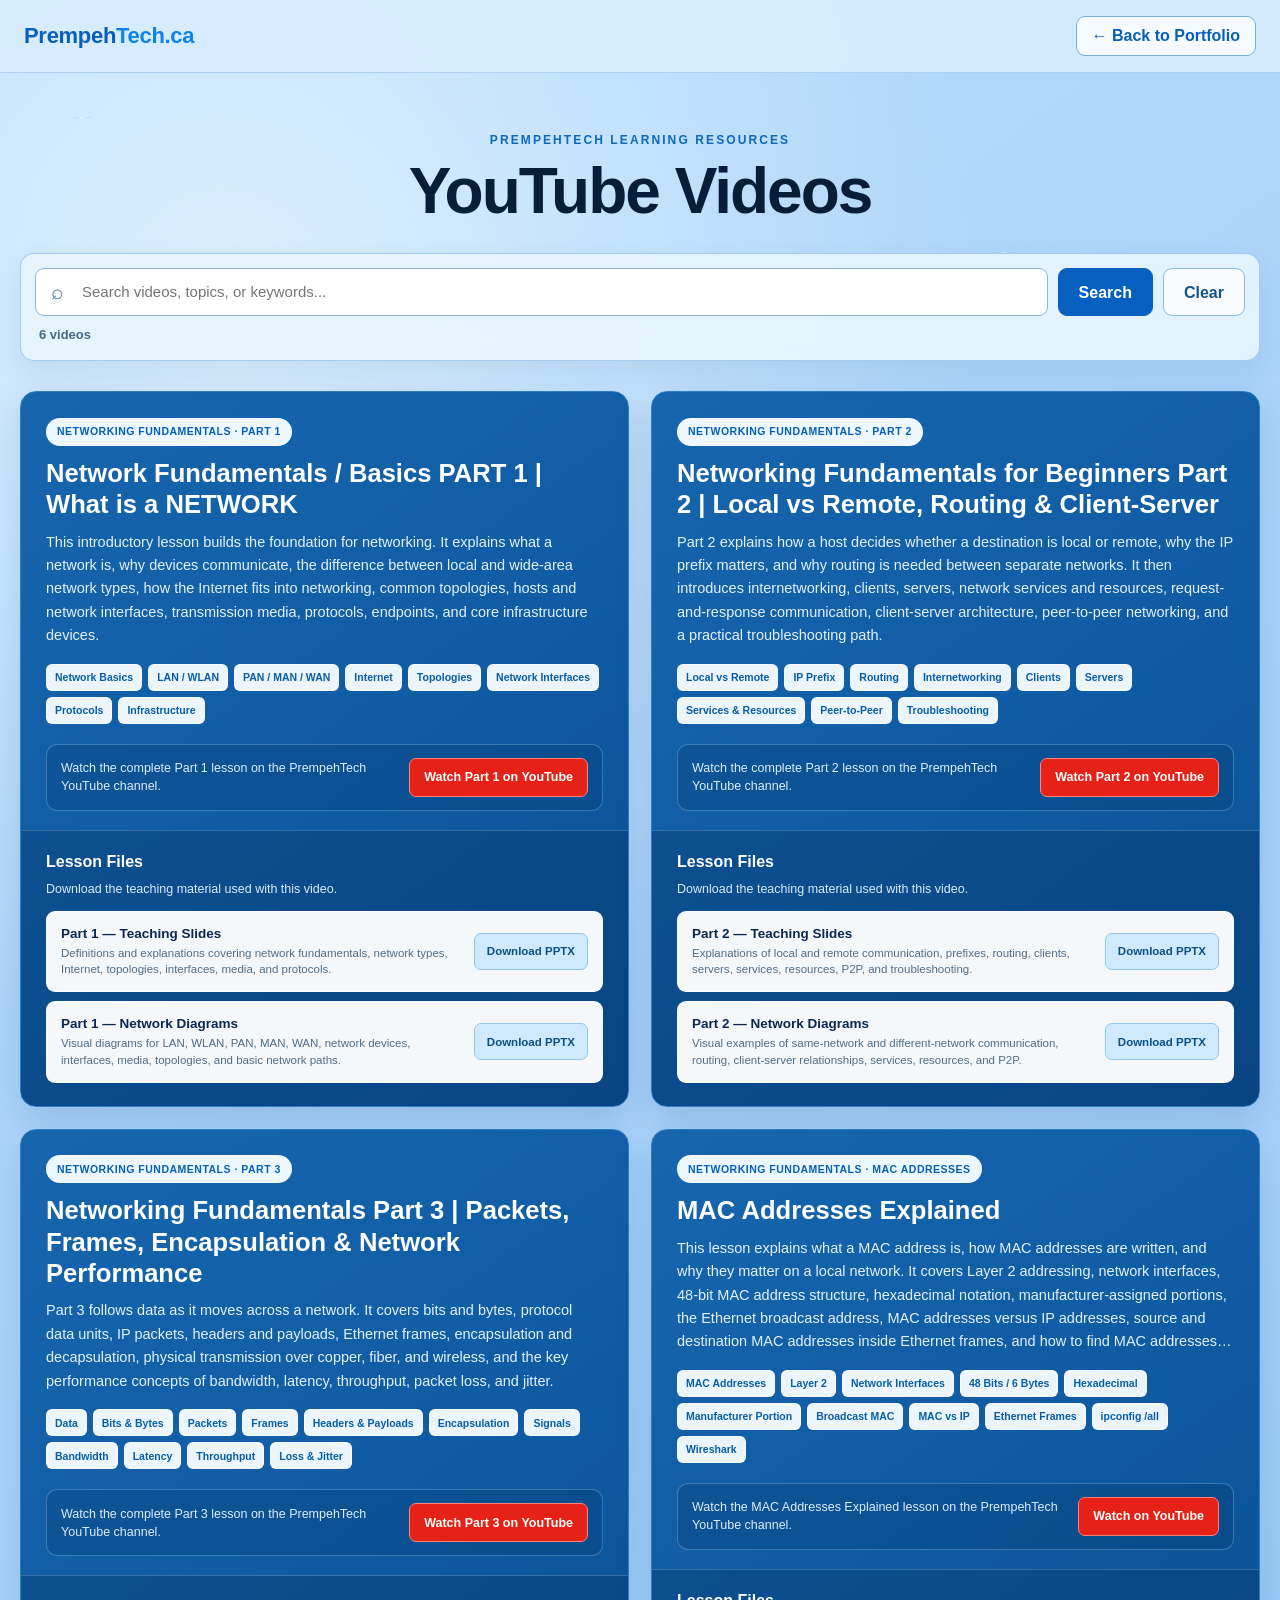
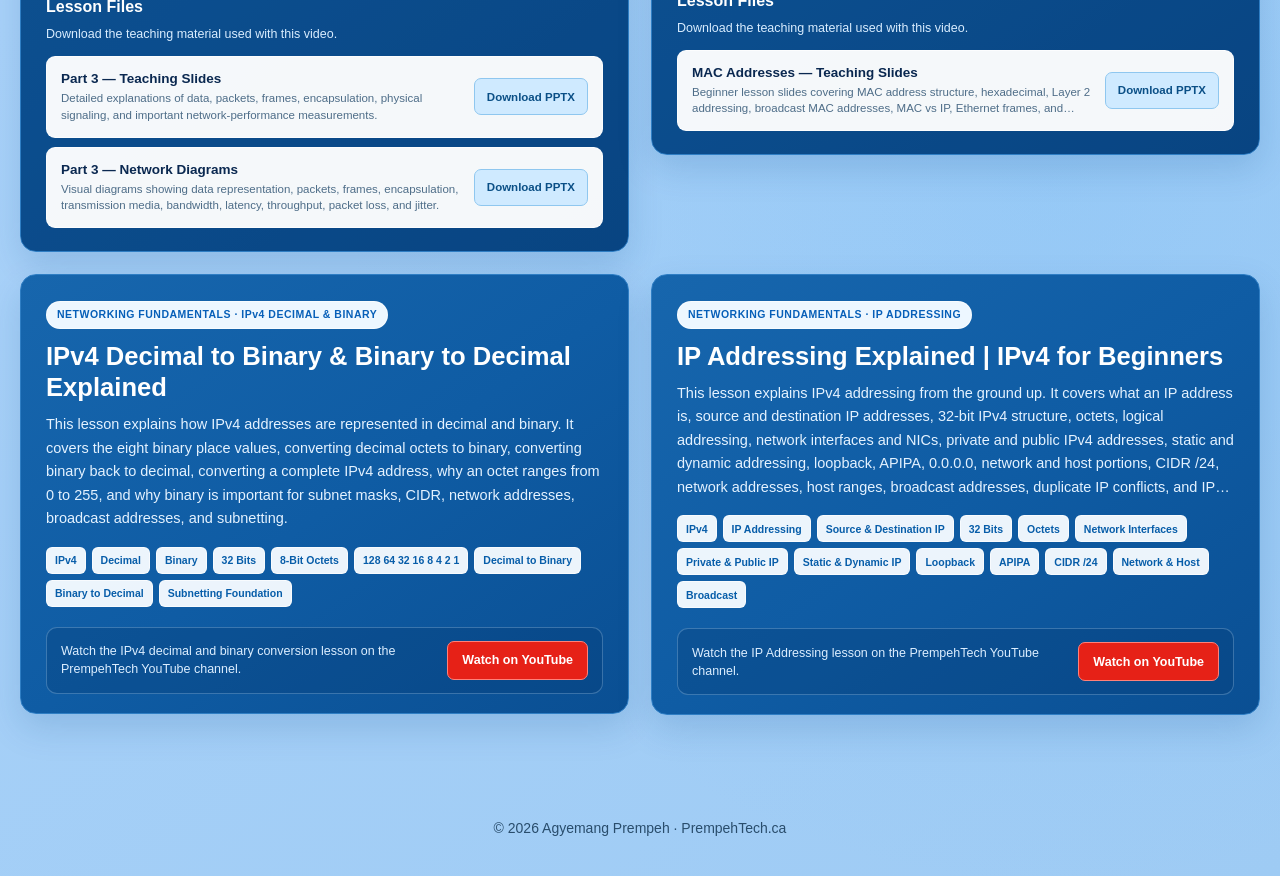
<file: youtube-videos.html>
<!DOCTYPE html>
<html lang="en">
<head>
    <!-- Browser security policy: generated by scripts/security_policy.py -->
    <meta http-equiv="Content-Security-Policy" content="default-src 'none'; script-src 'self' 'sha256-FnJa42o0eTUMjIt8lW5QBXhwqOxYpmk53qP6GYOLOQE='; script-src-attr 'none'; style-src 'self' 'unsafe-inline'; img-src 'self' data:; font-src 'self'; connect-src 'self'; media-src 'self'; frame-src 'none'; object-src 'none'; base-uri 'none'; form-action 'self'">
    <meta name="referrer" content="strict-origin-when-cross-origin">
    <!-- /Browser security policy -->
    <link rel="icon" type="image/svg+xml" href="/favicon.svg?v=20261007-pthex">

    <meta charset="UTF-8">
    <meta http-equiv="refresh" content="0; url=/youtube-videos/">
    <meta name="robots" content="noindex">
    <link rel="canonical" href="https://prempehtech.ca/youtube-videos/">
    <title>Redirecting | PrempehTech</title>
    <script>
        window.location.replace("/youtube-videos/");
    </script>
</head>
<body>
    <p>
        Redirecting to
        <a href="/youtube-videos/">PrempehTech YouTube Videos</a>.
    </p>
</body>
</html>
</file>
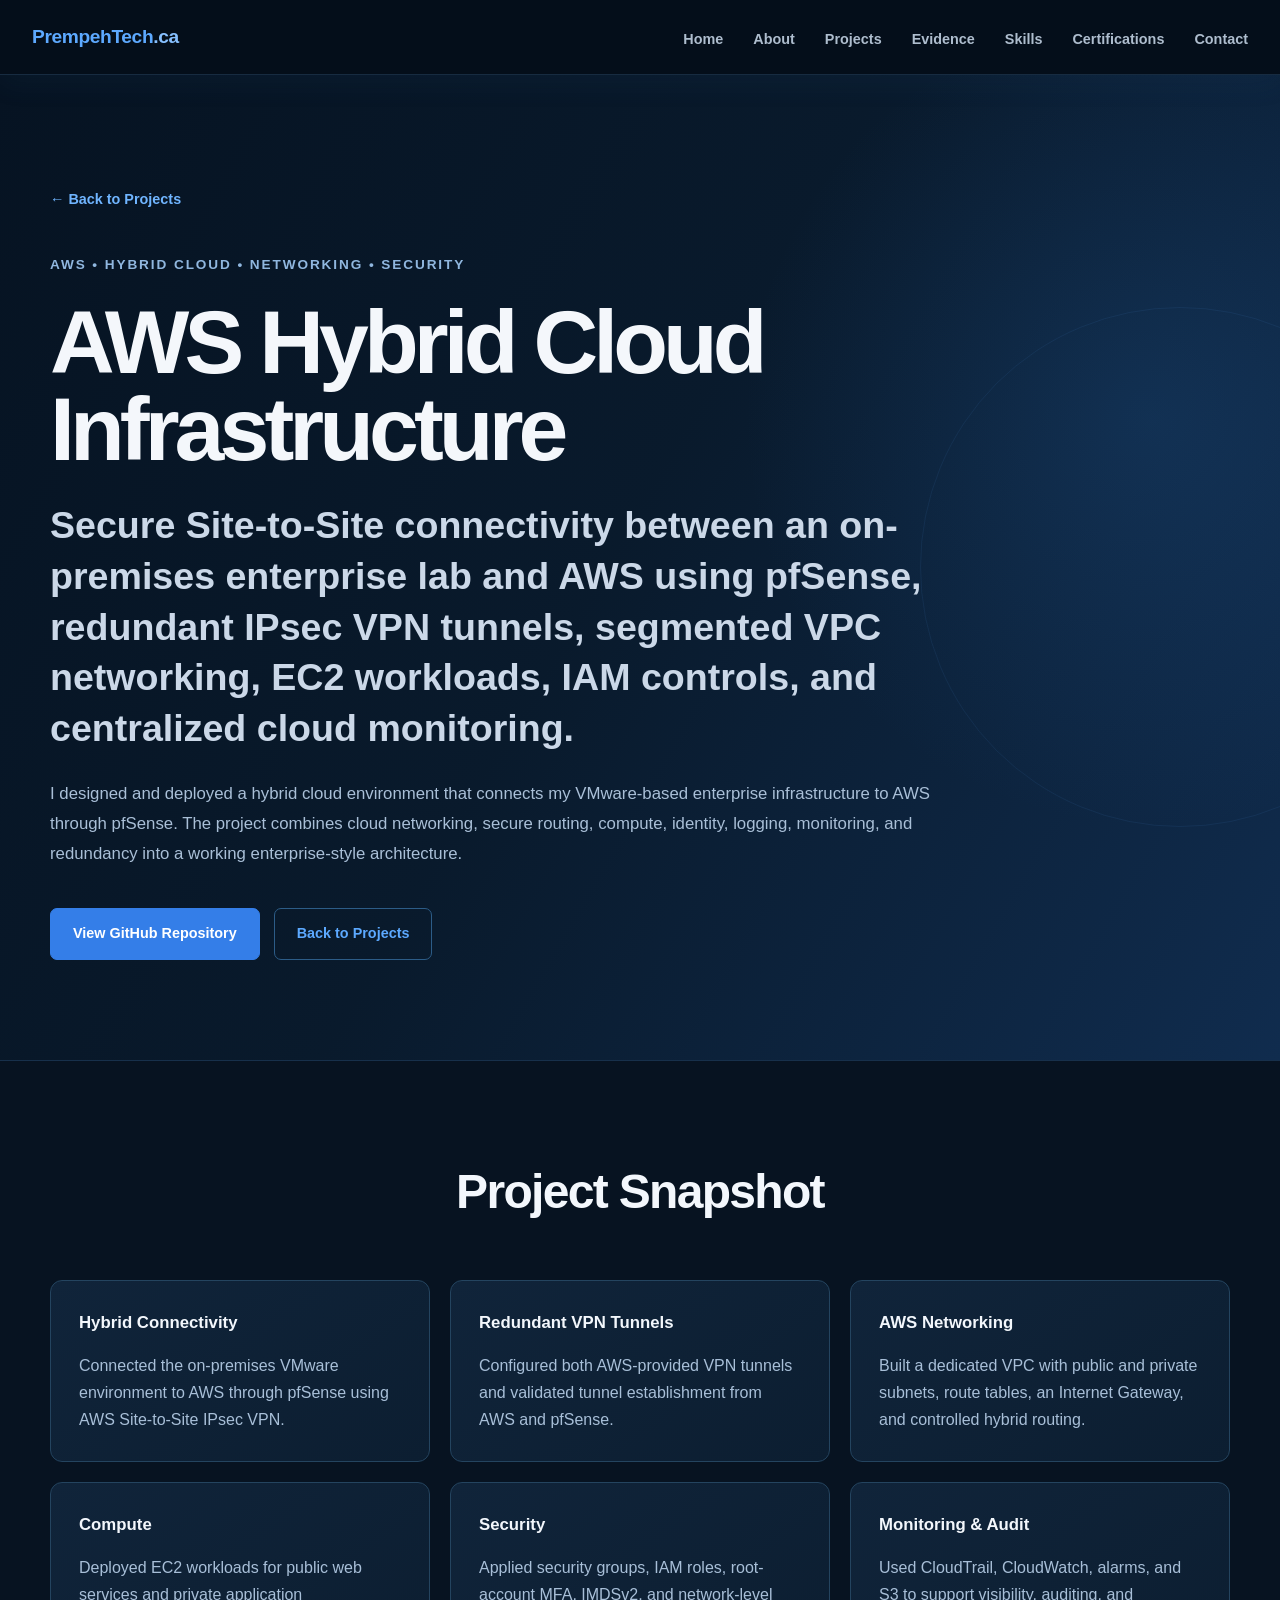
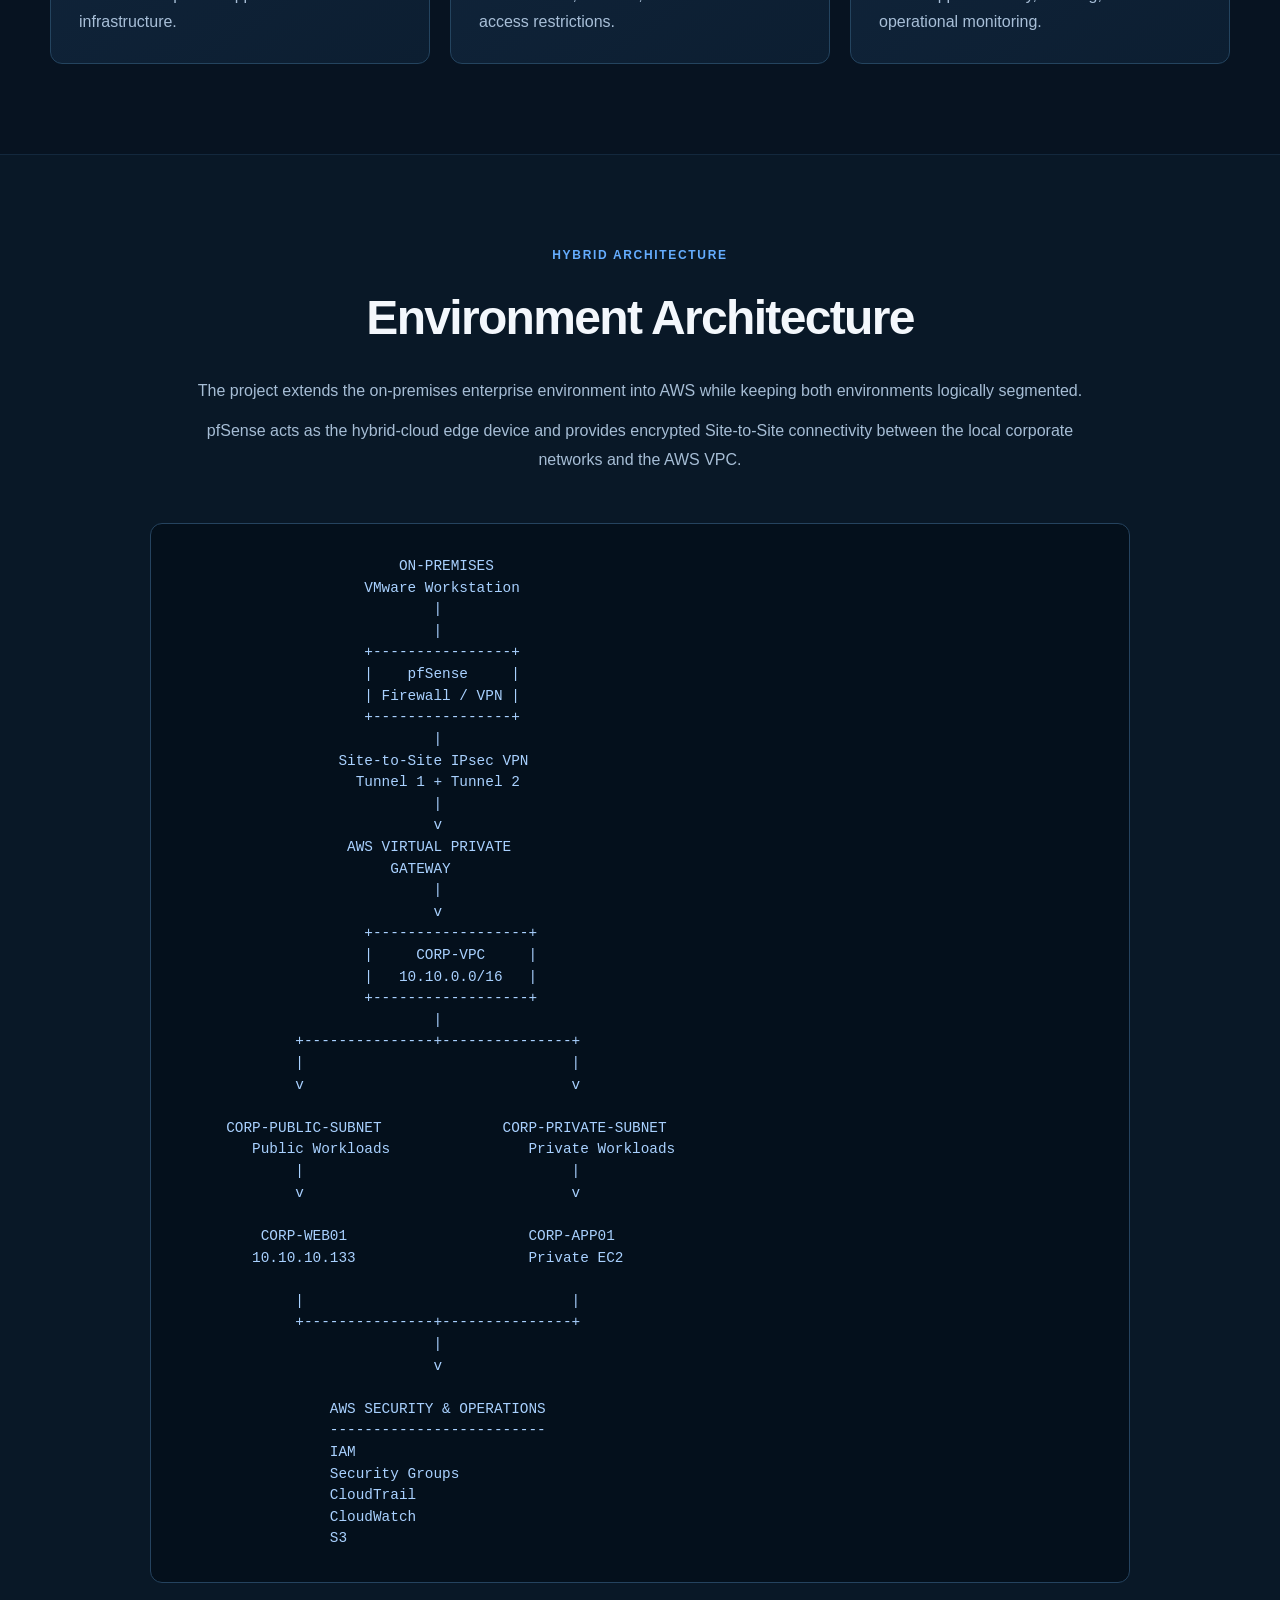
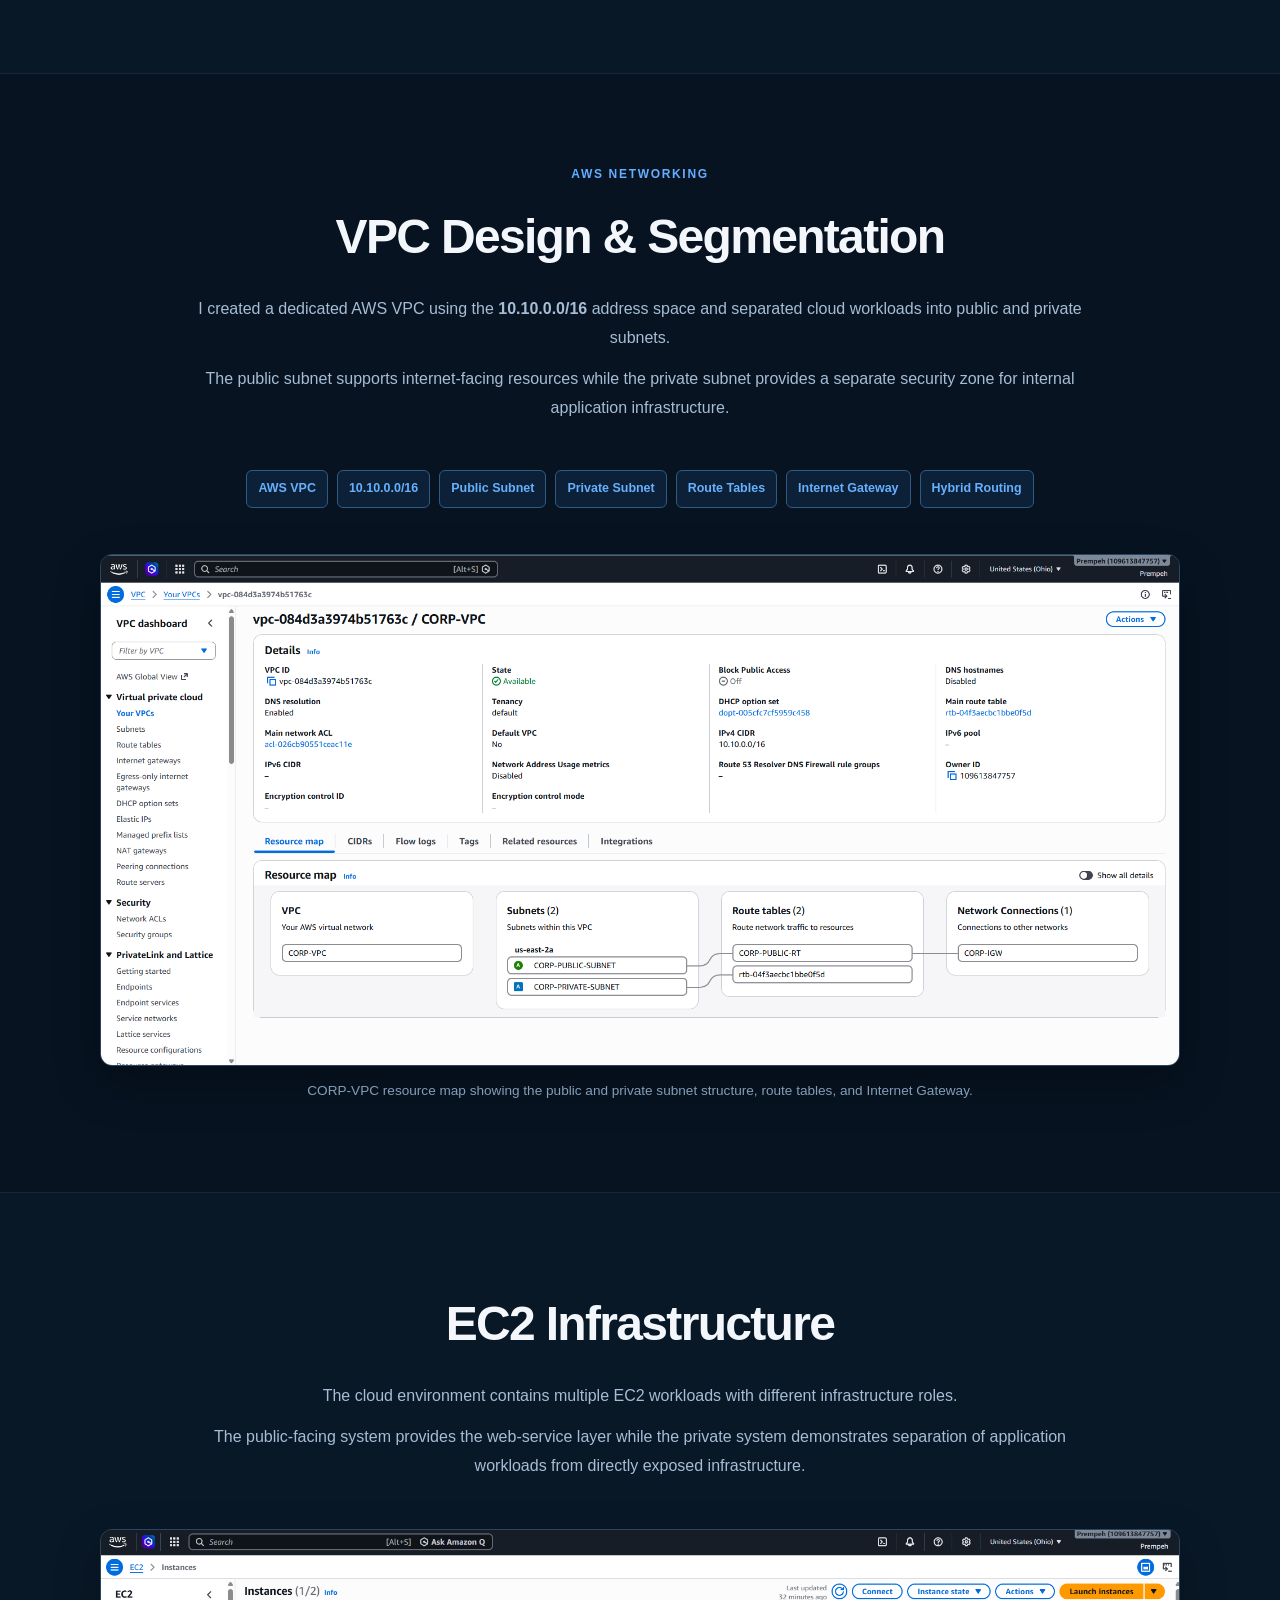
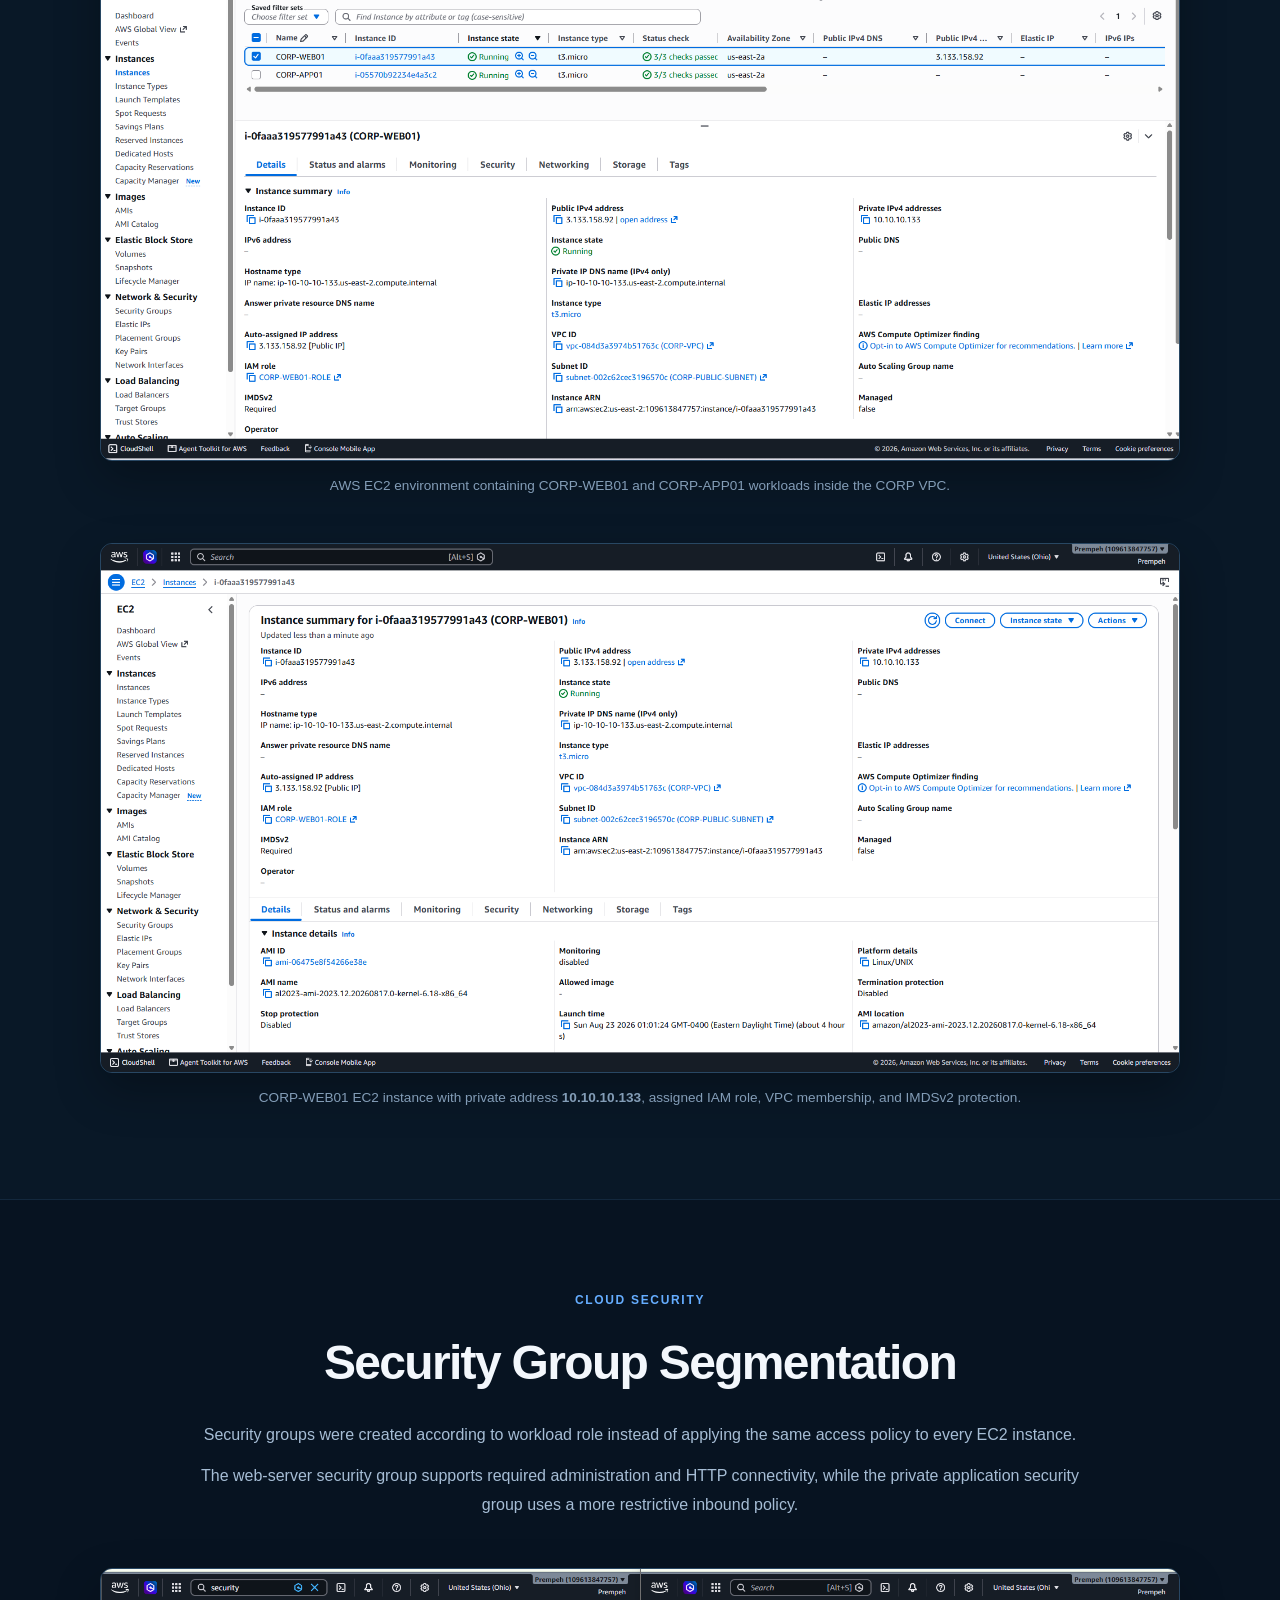
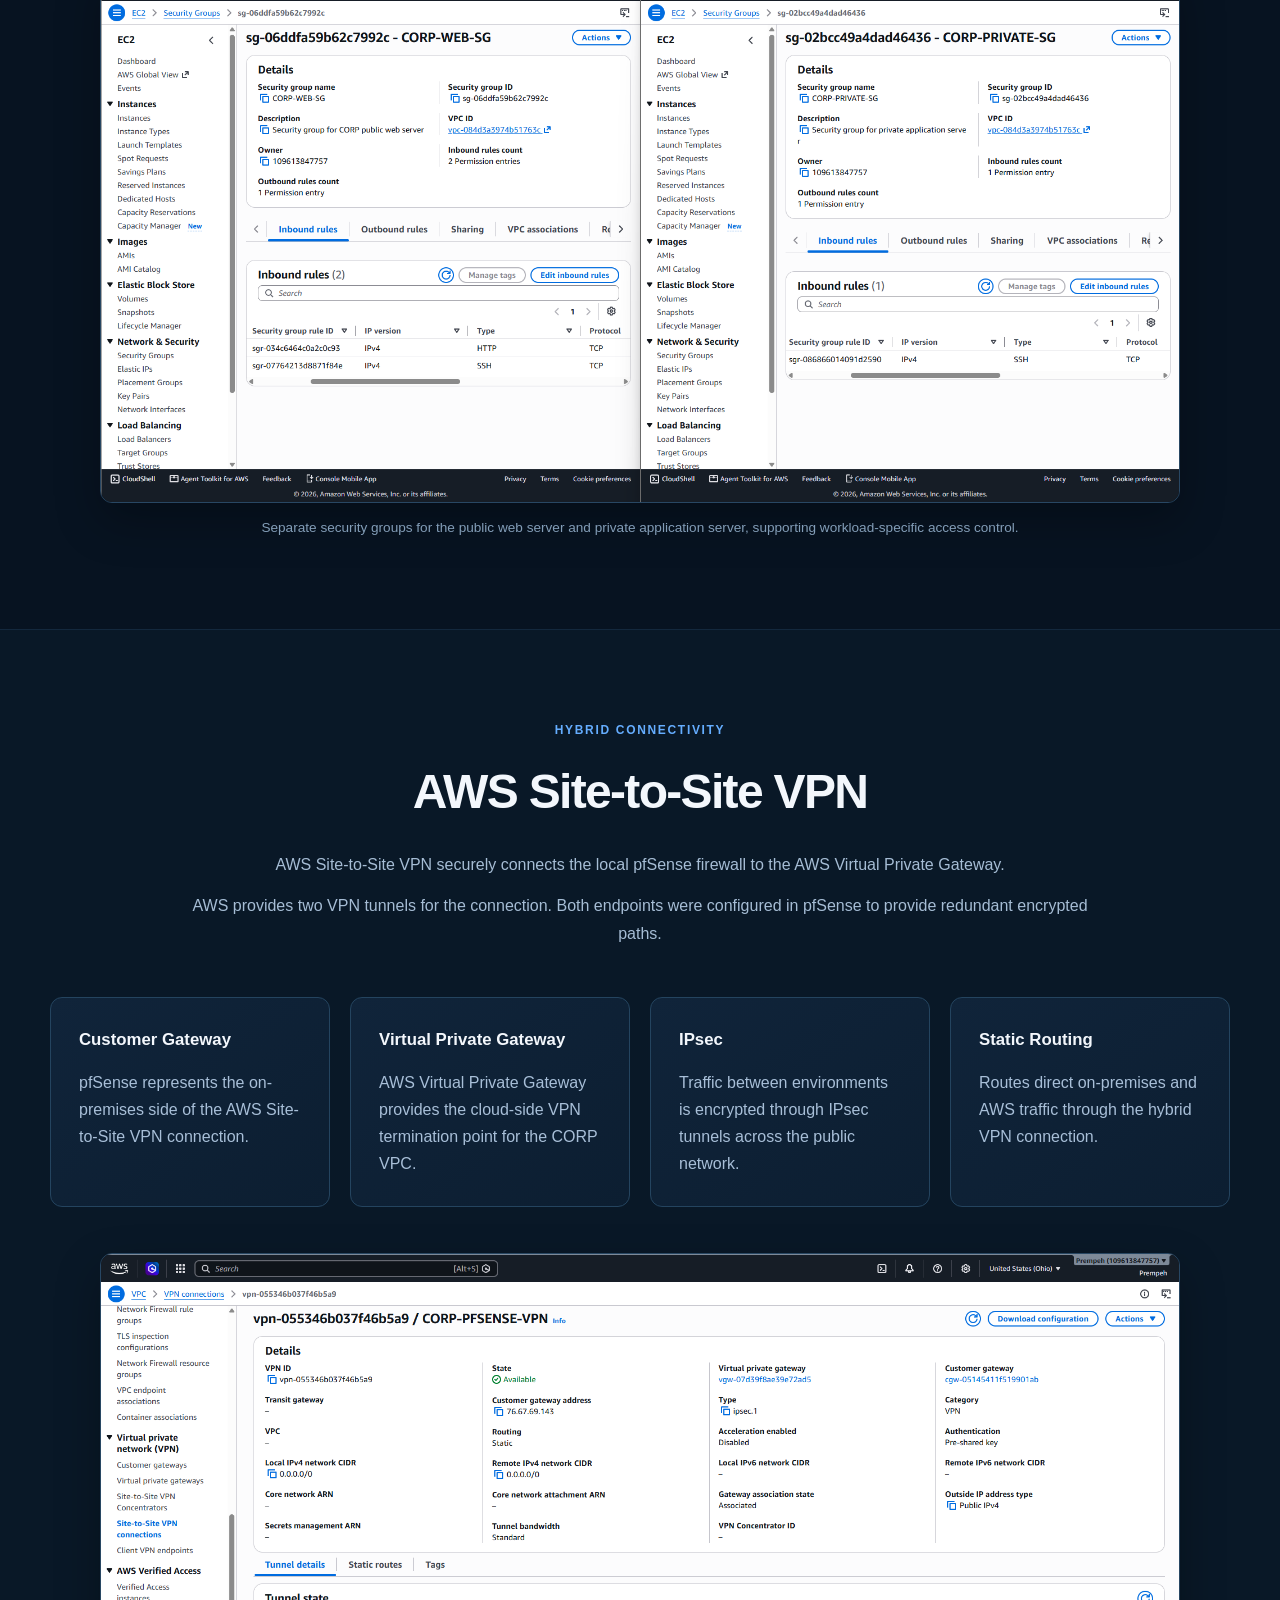
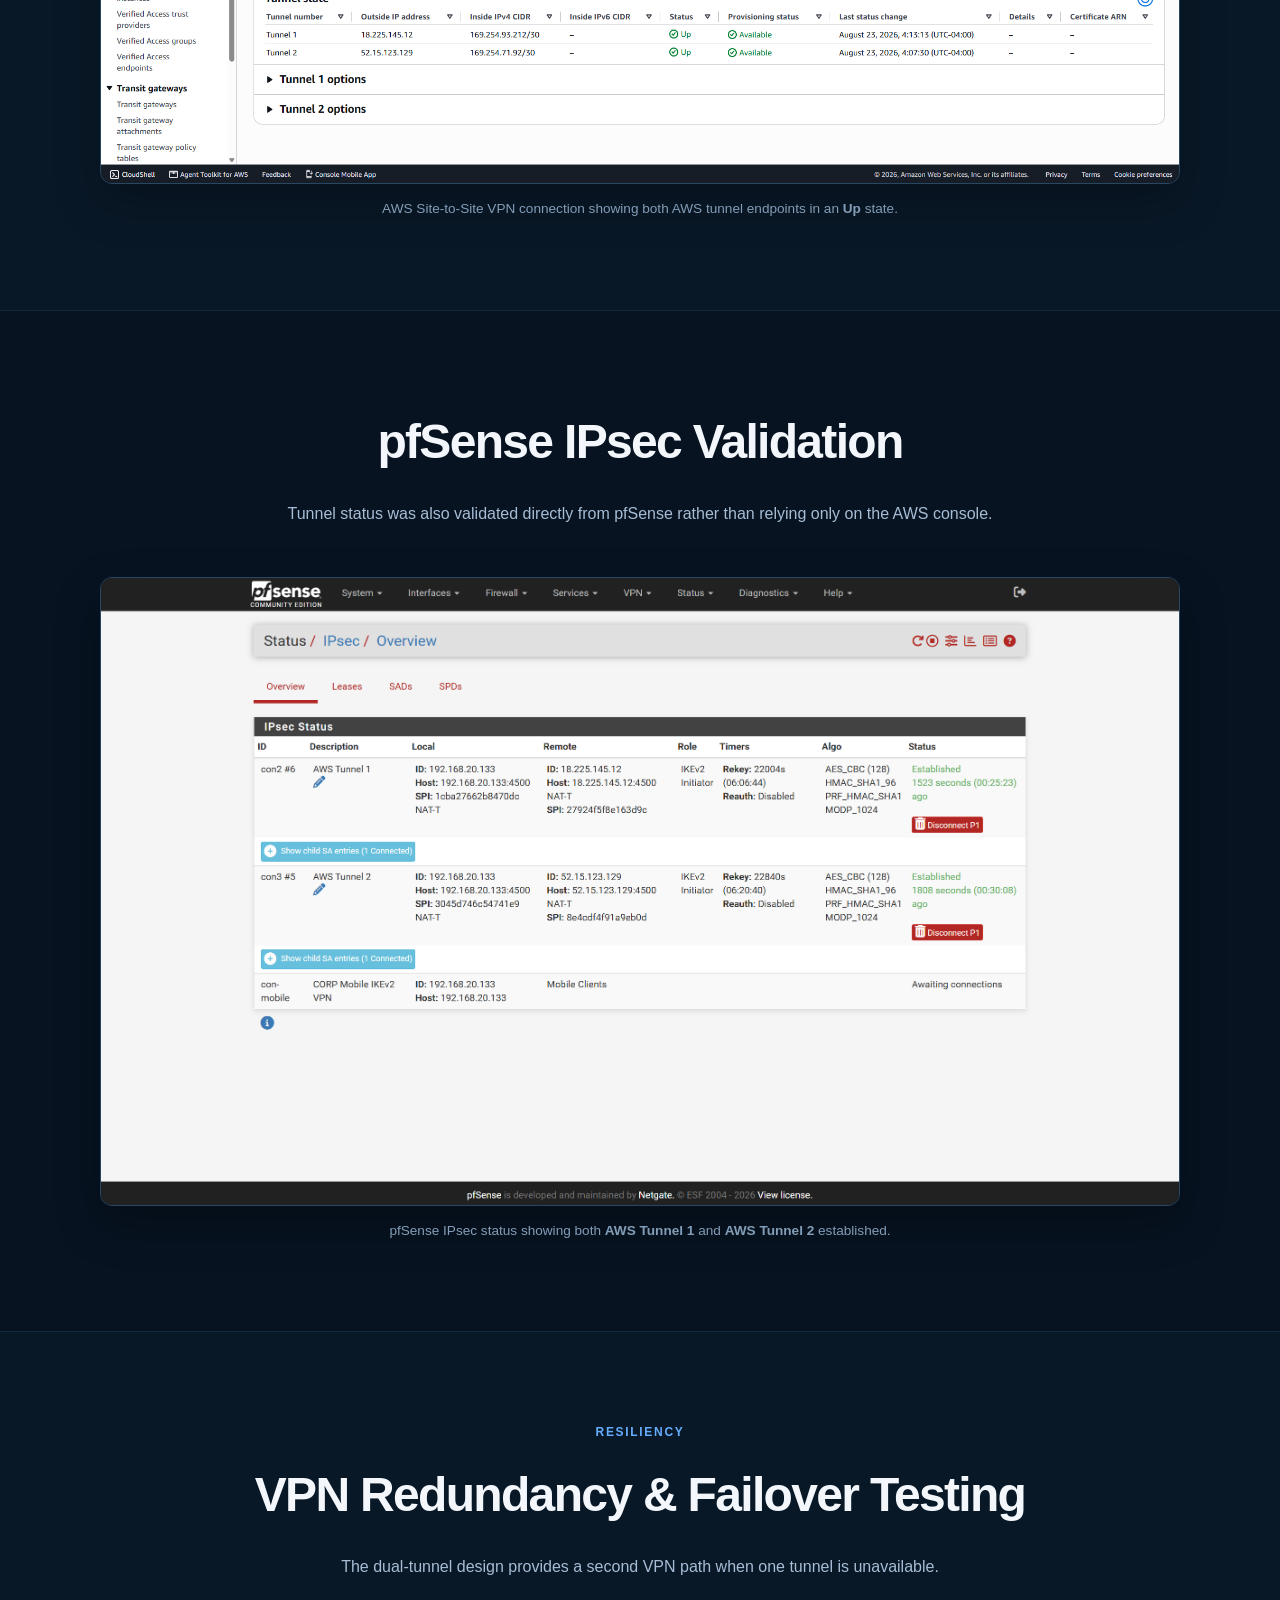
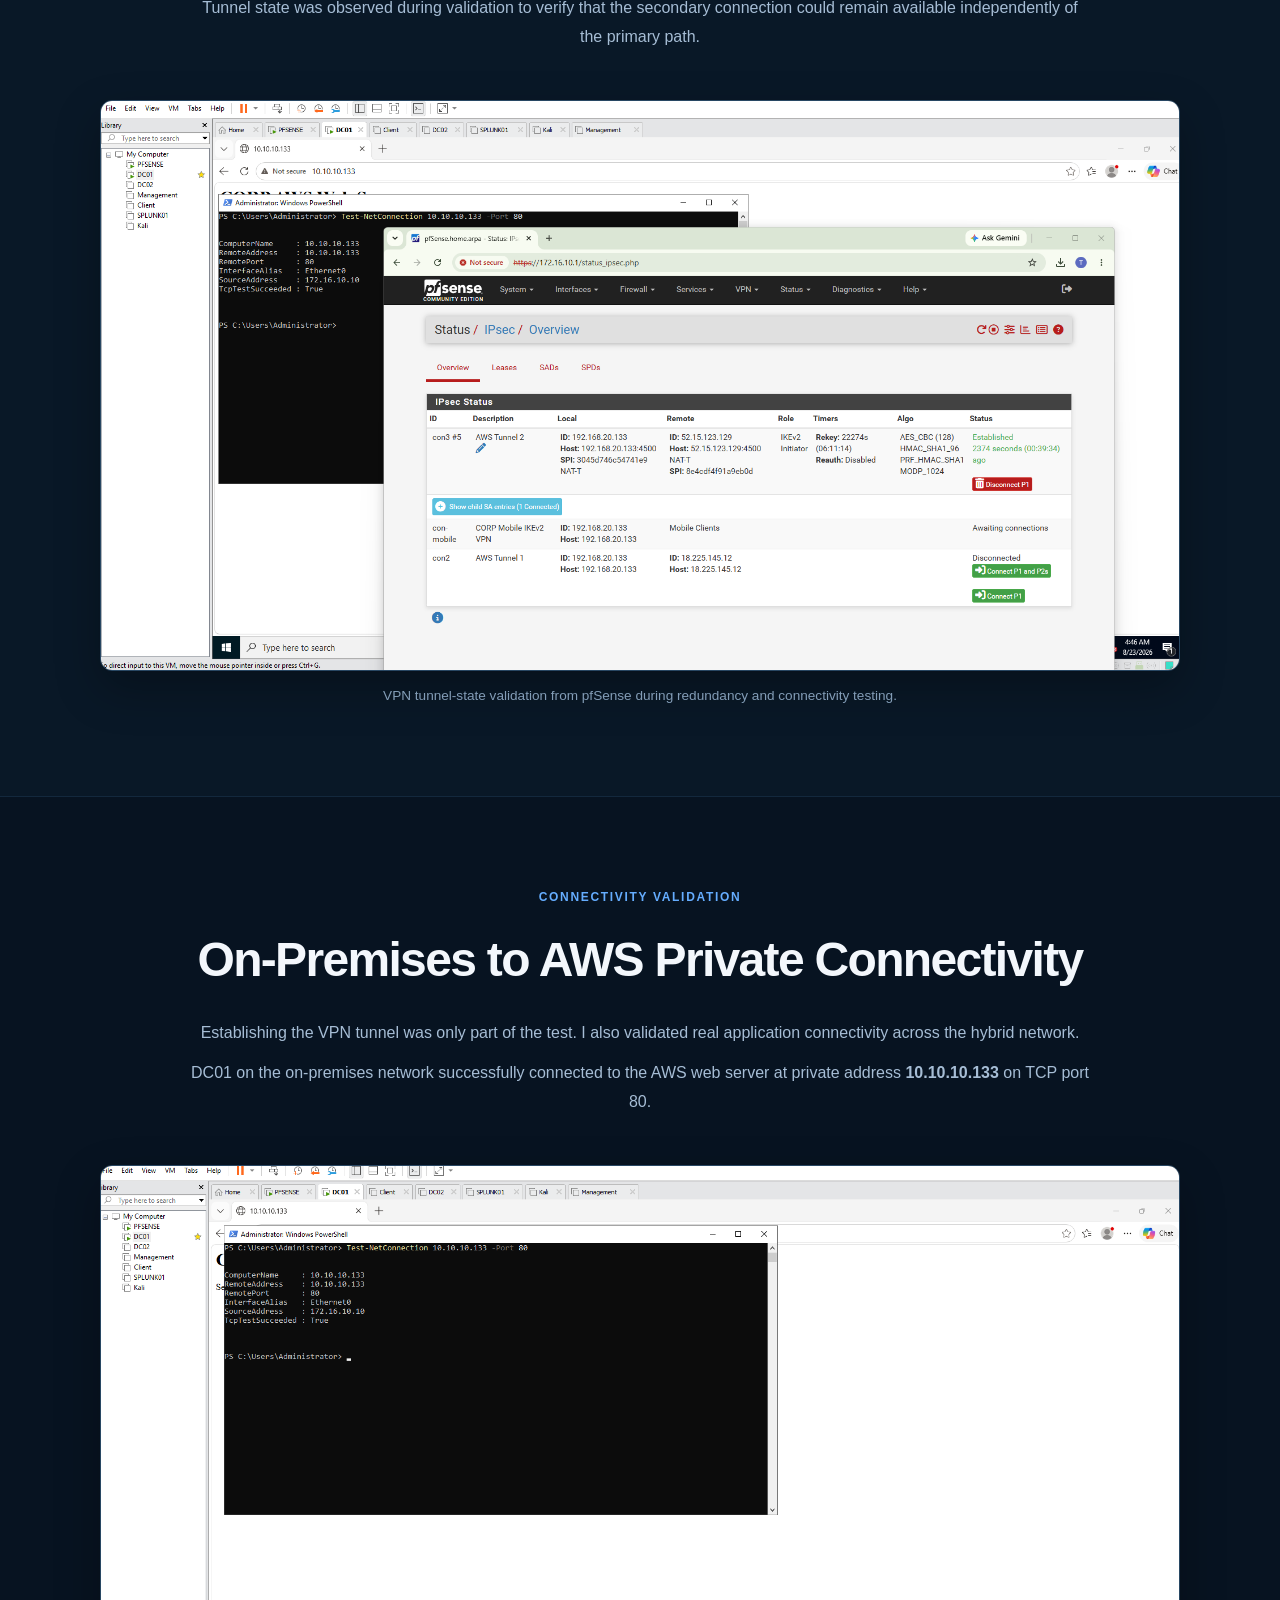
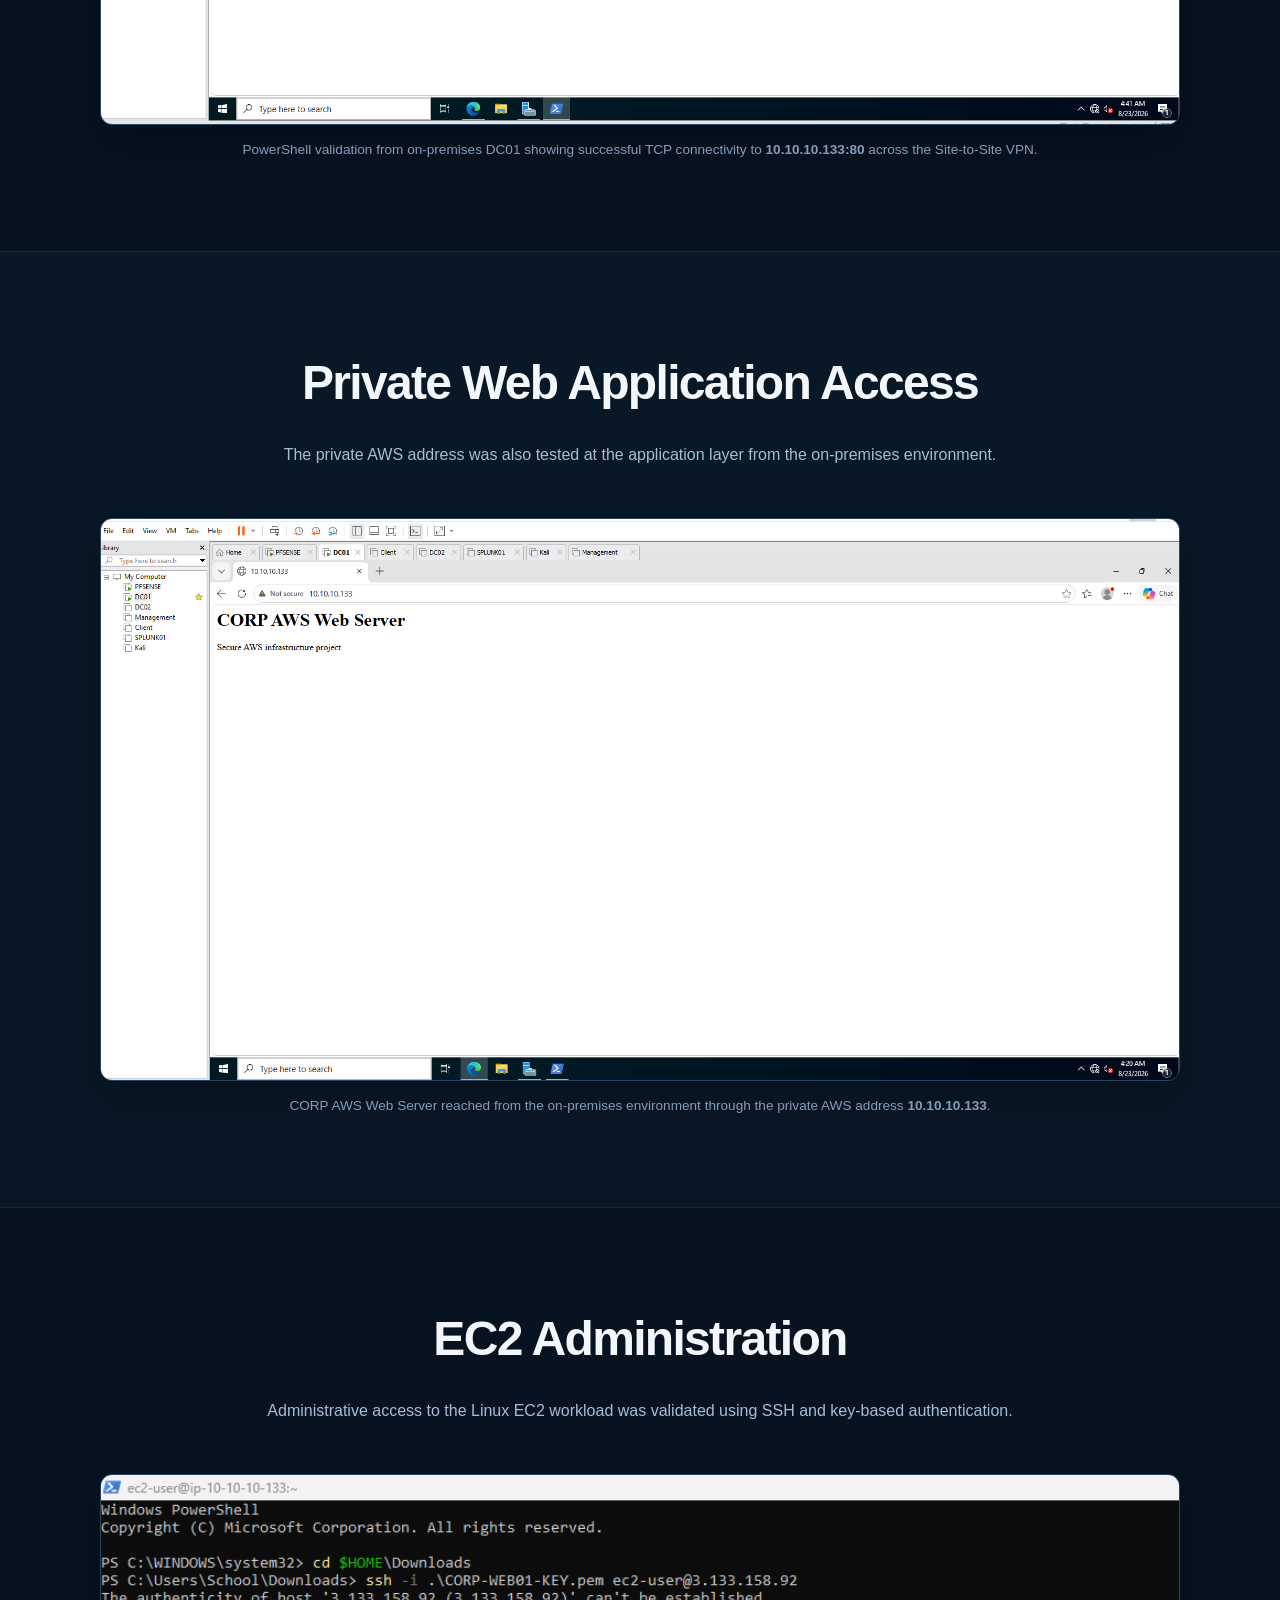
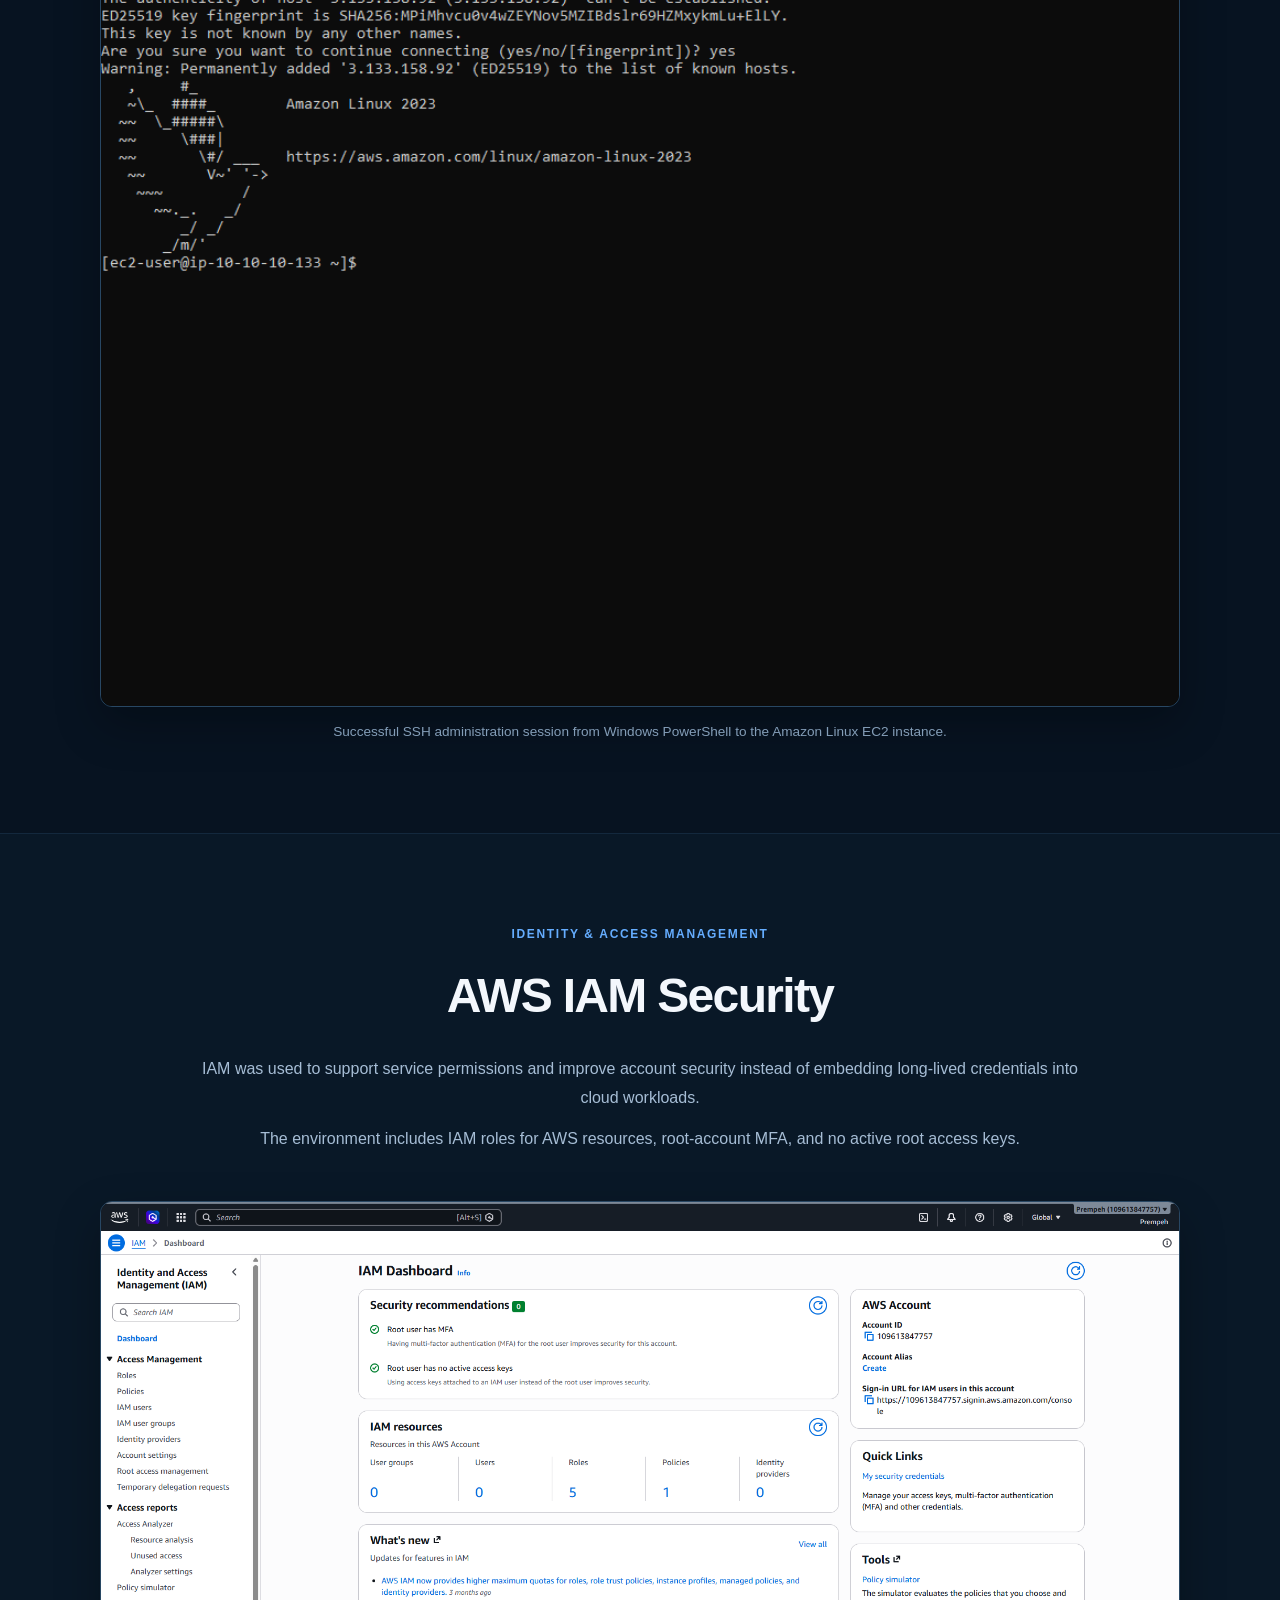
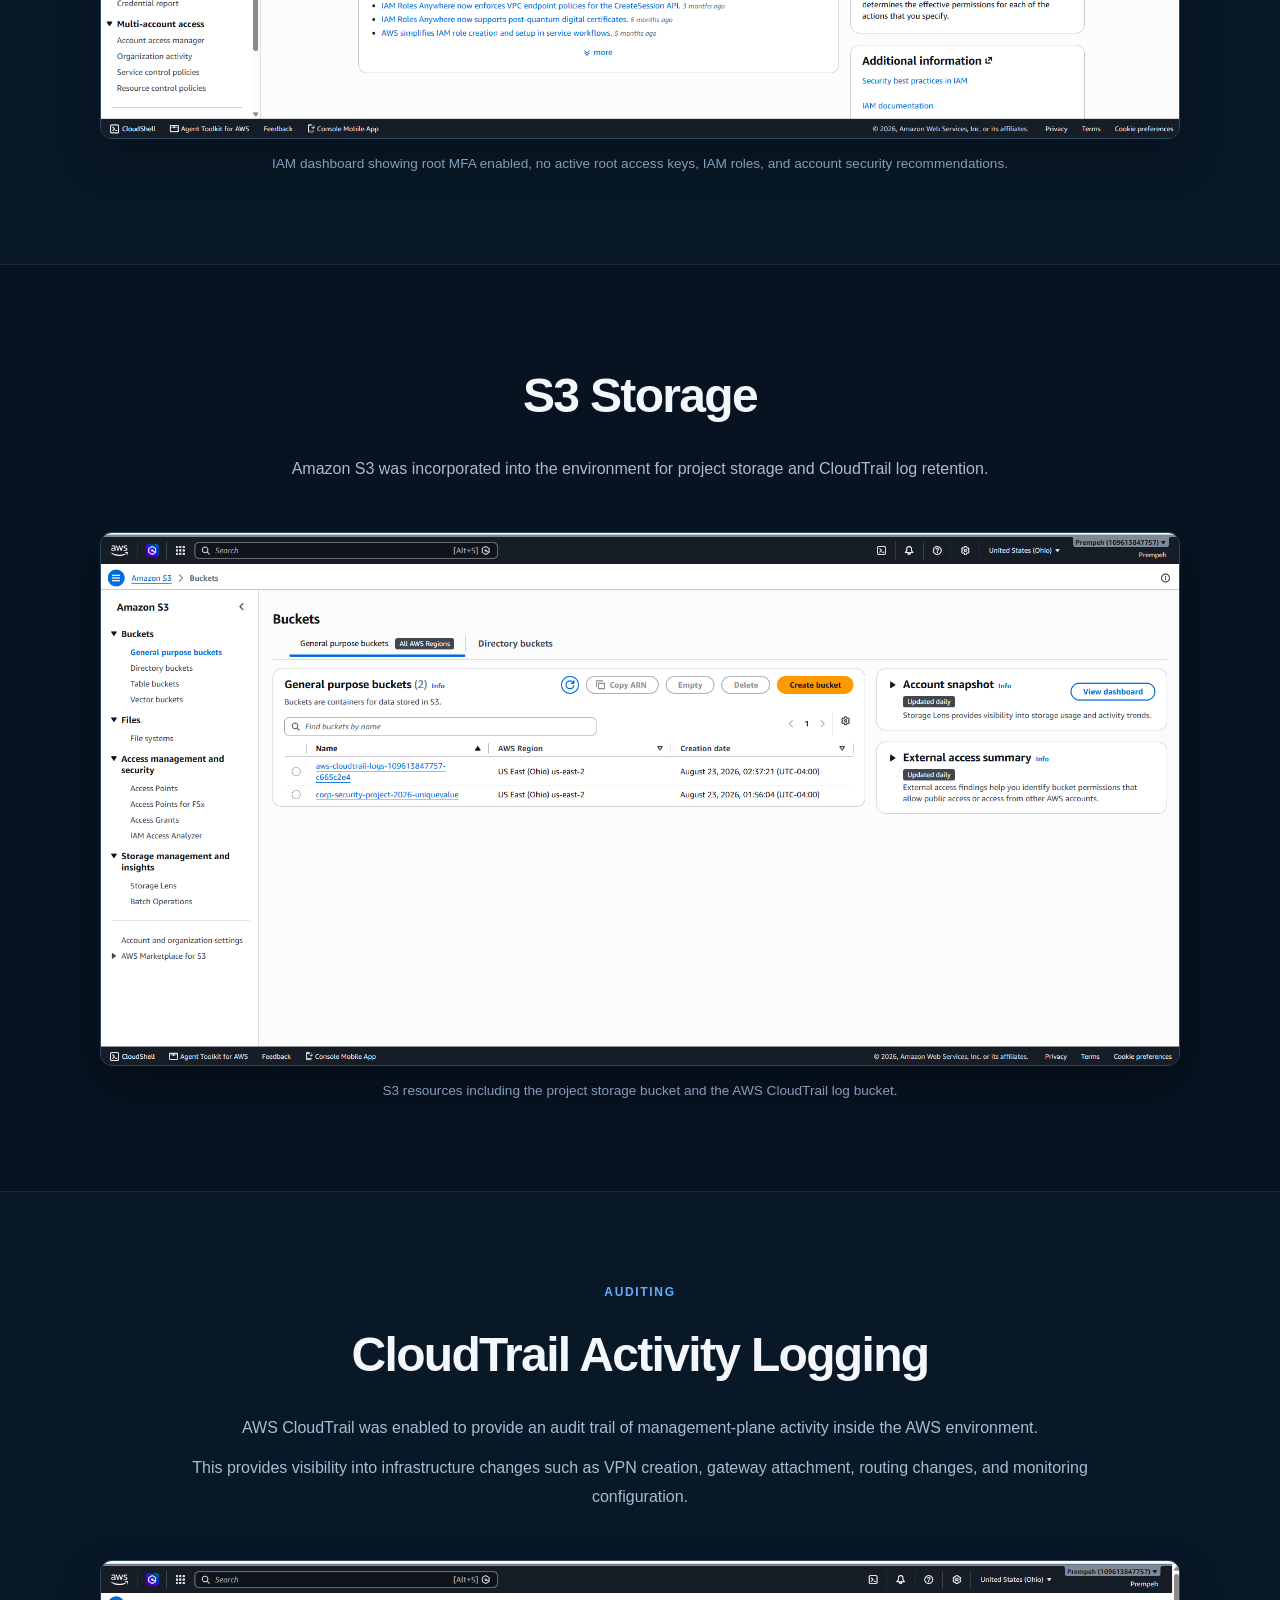
<file: projects/aws-hybrid-cloud.html>
<!DOCTYPE html>
<html lang="en">

<head>
    <!-- Browser security policy: generated by scripts/security_policy.py -->
    <meta http-equiv="Content-Security-Policy" content="default-src 'none'; script-src 'self' ; script-src-attr 'none'; style-src 'self' 'unsafe-inline'; img-src 'self' data:; font-src 'self'; connect-src 'self'; media-src 'self'; frame-src 'none'; object-src 'none'; base-uri 'none'; form-action 'self'">
    <meta name="referrer" content="strict-origin-when-cross-origin">
    <!-- /Browser security policy -->
    <meta charset="UTF-8">

    <meta
        name="viewport"
        content="width=device-width, initial-scale=1.0"
    >
    <link rel="icon" type="image/svg+xml" href="/favicon.svg?v=20261007-pthex">


    <meta
        name="description"
        content="AWS hybrid cloud infrastructure case study integrating an on-premises VMware and pfSense environment with AWS using redundant Site-to-Site IPsec VPN tunnels, VPC segmentation, EC2, IAM, S3, CloudTrail and CloudWatch."
    >

    <title>
        AWS Hybrid Cloud Infrastructure | PrempehTech.ca
    </title>

    <link rel="stylesheet" href="../style.css">


    <style>

        /* =========================================================
           BASE
        ========================================================= */

        body {
            overflow-x: hidden;
        }

        .case-page {
            background: #071321;
        }

        .case-container {
            width: min(1180px, calc(100% - 64px));
            margin: 0 auto;
        }


        /* =========================================================
           HEADER
        ========================================================= */

        .site-header {
            position: sticky;
            top: 0;
            z-index: 1000;

            background: rgba(5, 15, 27, 0.96);

            border-bottom: 1px solid #172b40;

            backdrop-filter: blur(12px);
        }

        .nav-container {
            width: min(1420px, calc(100% - 64px));
            min-height: 74px;

            margin: 0 auto;

            display: flex;
            align-items: center;
        }

        .brand {
            flex: 0 0 auto;

            color: #5da9ff;

            font-size: 1.2rem;
            font-weight: 800;

            text-decoration: none;

            letter-spacing: -0.02em;
        }

        .brand span {
            color: #87c0ff;
        }

        .main-nav {
            margin-left: auto;

            display: flex;
            align-items: center;
            justify-content: flex-end;

            gap: 30px;
        }

        .main-nav a {
            position: relative;

            color: #aebdce;

            font-size: 0.9rem;
            font-weight: 700;

            text-decoration: none;

            padding: 26px 0 22px;
        }

        .main-nav a:hover {
            color: #5da9ff;
        }

        .main-nav a::after {
            content: "";

            position: absolute;

            left: 0;
            right: 0;
            bottom: 16px;

            height: 2px;

            background: #4f9dff;

            transform: scaleX(0);

            transition: transform 0.2s ease;
        }

        .main-nav a:hover::after {
            transform: scaleX(1);
        }

        .mobile-menu {
            display: none;
        }


        /* =========================================================
           HERO
        ========================================================= */

        .project-hero {
            position: relative;

            min-height: 690px;

            display: flex;
            align-items: center;

            overflow: hidden;

            background:
                radial-gradient(
                    circle at 90% 35%,
                    rgba(40, 105, 175, 0.20),
                    transparent 31%
                ),
                linear-gradient(
                    120deg,
                    #061322 0%,
                    #091a2c 48%,
                    #102c4e 100%
                );

            border-bottom: 1px solid #17304b;
        }

        .project-hero::after {
            content: "";

            position: absolute;

            width: 520px;
            height: 520px;

            right: -160px;
            top: 50%;

            transform: translateY(-50%);

            border: 1px solid rgba(90, 165, 245, 0.08);

            border-radius: 50%;
        }

        .project-hero-content {
            position: relative;
            z-index: 2;

            width: min(1180px, calc(100% - 64px));

            margin: 0 auto;

            padding: 110px 0 100px;
        }

        .back-link {
            display: inline-flex;
            align-items: center;

            gap: 8px;

            margin-bottom: 42px;

            color: #70b5ff;

            font-size: 0.9rem;
            font-weight: 700;

            text-decoration: none;
        }

        .back-link:hover {
            color: #ffffff;
        }

        .project-eyebrow {
            margin: 0 0 22px;

            color: #90b7df;

            font-size: 0.85rem;
            font-weight: 800;

            letter-spacing: 0.14em;

            text-transform: uppercase;
        }

        .project-hero h1 {
            max-width: 900px;

            margin: 0 0 26px;

            color: #f4f7fb;

            font-size: clamp(3.4rem, 7vw, 6.4rem);

            line-height: 0.98;

            letter-spacing: -0.055em;
        }

        .project-hero h2 {
            max-width: 900px;

            margin: 0 0 25px;

            color: #cbd8e8;

            font-size: clamp(1.55rem, 3vw, 2.35rem);

            line-height: 1.35;

            font-weight: 700;
        }

        .project-summary {
            max-width: 920px;

            margin: 0;

            color: #a9bfd7;

            font-size: 1.05rem;

            line-height: 1.8;
        }

        .hero-buttons {
            margin-top: 38px;

            display: flex;
            flex-wrap: wrap;

            gap: 14px;
        }

        .project-btn {
            min-height: 52px;

            display: inline-flex;
            align-items: center;
            justify-content: center;

            padding: 0 22px;

            border-radius: 7px;

            font-size: 0.9rem;
            font-weight: 800;

            text-decoration: none;

            transition:
                transform 0.2s ease,
                border-color 0.2s ease,
                background 0.2s ease;
        }

        .project-btn.primary {
            color: #ffffff;

            background: #347ee8;

            border: 1px solid #347ee8;
        }

        .project-btn.secondary {
            color: #5ca9ff;

            background: transparent;

            border: 1px solid #2c5c87;
        }

        .project-btn:hover {
            transform: translateY(-2px);
        }


        /* =========================================================
           SECTIONS
        ========================================================= */

        .case-section {
            padding: 90px 0;

            border-bottom: 1px solid #13283d;
        }

        .case-section.alt {
            background: #091827;
        }

        .case-section-header {
            max-width: 900px;

            margin: 0 auto 48px;

            text-align: center;
        }

        .case-section-header .section-eyebrow {
            margin: 0 0 10px;

            color: #65adff;

            font-size: 0.75rem;
            font-weight: 800;

            letter-spacing: 0.14em;

            text-transform: uppercase;
        }

        .case-section-header h2 {
            margin: 0 0 18px;

            color: #f3f7fc;

            font-size: clamp(2rem, 4vw, 3rem);

            letter-spacing: -0.035em;
        }

        .case-section-header p {
            margin: 0 auto 12px;

            color: #a6bdd5;

            font-size: 1rem;

            line-height: 1.8;
        }


        /* =========================================================
           CARDS
        ========================================================= */

        .case-grid {
            display: grid;

            grid-template-columns:
                repeat(3, minmax(0, 1fr));

            gap: 20px;
        }

        .case-grid.four {
            grid-template-columns:
                repeat(4, minmax(0, 1fr));
        }

        .case-card {
            padding: 28px;

            background:
                linear-gradient(
                    145deg,
                    #10243a,
                    #0c1e31
                );

            border: 1px solid #24445f;

            border-radius: 12px;
        }

        .case-card h3 {
            margin: 0 0 14px;

            color: #f3f7fc;

            font-size: 1.05rem;
        }

        .case-card p {
            margin: 0;

            color: #a8bfd8;

            line-height: 1.7;
        }

        .case-card strong {
            color: #67b0ff;
        }


        /* =========================================================
           TAGS
        ========================================================= */

        .tags {
            display: flex;
            flex-wrap: wrap;

            gap: 9px;

            justify-content: center;

            margin-top: 30px;
        }

        .tags span {
            padding: 7px 11px;

            color: #67b0ff;

            background: #0c2137;

            border: 1px solid #2e5b84;

            border-radius: 6px;

            font-size: 0.78rem;
            font-weight: 700;
        }


        /* =========================================================
           IMAGES
        ========================================================= */

        .case-image {
            margin: 46px auto 0;

            max-width: 1080px;
        }

        .case-image img {
            display: block;

            width: 100%;
            height: auto;

            border-radius: 12px;

            border: 1px solid #284763;

            box-shadow:
                0 18px 45px rgba(0, 0, 0, 0.28);
        }

        .case-image figcaption {
            margin-top: 14px;

            padding: 0 10px;

            color: #839db7;

            font-size: 0.85rem;

            line-height: 1.6;

            text-align: center;
        }


        /* =========================================================
           ARCHITECTURE
        ========================================================= */

        .architecture-block {
            max-width: 980px;

            margin: 42px auto 0;

            padding: 32px;

            overflow-x: auto;

            background: #04101c;

            border: 1px solid #25435f;

            border-radius: 12px;
        }

        .architecture-block pre {
            margin: 0;

            color: #a9d1ff;

            font-family:
                "Courier New",
                Courier,
                monospace;

            font-size: 0.9rem;

            line-height: 1.5;
        }


        /* =========================================================
           CTA
        ========================================================= */

        .project-cta {
            padding: 90px 0;

            text-align: center;

            background:
                linear-gradient(
                    135deg,
                    #0a1a2b,
                    #102b48
                );
        }

        .project-cta h2 {
            margin: 0 0 16px;

            color: #f4f7fb;

            font-size: 2.4rem;
        }

        .project-cta p {
            max-width: 760px;

            margin: 0 auto 28px;

            color: #a8bfd8;

            line-height: 1.8;
        }

        .project-cta-links {
            display: flex;
            justify-content: center;
            flex-wrap: wrap;

            gap: 14px;
        }


        /* =========================================================
           FOOTER
        ========================================================= */

        footer {
            padding: 28px 20px;

            text-align: center;

            background: #050f1b;

            border-top: 1px solid #17293b;
        }

        footer p {
            margin: 0;

            color: #7189a3;

            font-size: 0.84rem;
        }


        /* =========================================================
           RESPONSIVE
        ========================================================= */

        @media (max-width: 1100px) {

            .main-nav {
                gap: 20px;
            }

            .case-grid,
            .case-grid.four {
                grid-template-columns:
                    repeat(2, minmax(0, 1fr));
            }

        }


        @media (max-width: 820px) {

            .nav-container {
                width: min(100% - 32px, 1420px);
            }

            .main-nav {
                display: none;
            }

            .mobile-menu {
                margin-left: auto;

                display: inline-flex;

                align-items: center;
                justify-content: center;

                width: 42px;
                height: 42px;

                color: #5ca9ff;

                background: #0b1e31;

                border: 1px solid #244d73;

                border-radius: 7px;
            }

            .project-hero-content,
            .case-container {
                width: min(100% - 36px, 1180px);
            }

            .project-hero {
                min-height: auto;
            }

            .project-hero-content {
                padding: 80px 0;
            }

            .project-hero h1 {
                font-size: clamp(3rem, 14vw, 5rem);
            }

            .case-grid,
            .case-grid.four {
                grid-template-columns: 1fr;
            }

        }


        @media (max-width: 520px) {

            .hero-buttons,
            .project-cta-links {
                flex-direction: column;
            }

            .project-btn {
                width: 100%;
            }

            .architecture-block {
                padding: 18px;
            }

            .architecture-block pre {
                font-size: 0.72rem;
            }

        }

    </style>

</head>



<body class="case-page">


<!-- =========================================================
     HEADER
========================================================= -->

<header class="site-header">

    <div class="nav-container">

        <a
            href="../index.html#home"
            class="brand"
        >
            PrempehTech<span>.ca</span>
        </a>


        <nav
            class="main-nav"
            aria-label="Primary navigation"
        >

            <a href="../index.html#home">Home</a>
            <a href="../index.html#about">About</a>
            <a href="../index.html#projects">Projects</a>
            <a href="../index.html#evidence">Evidence</a>
            <a href="../index.html#skills">Skills</a>
            <a href="../index.html#certifications">Certifications</a>
            <a href="../index.html#contact">Contact</a>

        </nav>


        <button
            class="mobile-menu"
            type="button"
            aria-label="Open navigation menu"
        >
            ☰
        </button>

    </div>

</header>



<main>


<!-- =========================================================
     HERO
========================================================= -->

<section class="project-hero">

    <div class="project-hero-content">


        <a
            href="../index.html#projects"
            class="back-link"
        >
            ← Back to Projects
        </a>


        <p class="project-eyebrow">
            AWS • HYBRID CLOUD • NETWORKING • SECURITY
        </p>


        <h1>
            AWS Hybrid Cloud Infrastructure
        </h1>


        <h2>
            Secure Site-to-Site connectivity between an
            on-premises enterprise lab and AWS using pfSense,
            redundant IPsec VPN tunnels, segmented VPC networking,
            EC2 workloads, IAM controls, and centralized
            cloud monitoring.
        </h2>


        <p class="project-summary">
            I designed and deployed a hybrid cloud environment
            that connects my VMware-based enterprise infrastructure
            to AWS through pfSense. The project combines cloud
            networking, secure routing, compute, identity, logging,
            monitoring, and redundancy into a working
            enterprise-style architecture.
        </p>


        <div class="hero-buttons">

            <a
                href="https://github.com/PREMPE/AWS-HYBRID-CLOUD-INFRASTRUCTURE"
                target="_blank"
                rel="noopener noreferrer"
                class="project-btn primary"
            >
                View GitHub Repository
            </a>

            <a
                href="../index.html#projects"
                class="project-btn secondary"
            >
                Back to Projects
            </a>

        </div>


    </div>

</section>



<!-- =========================================================
     PROJECT SNAPSHOT
========================================================= -->

<section class="case-section">

    <div class="case-container">


        <div class="case-section-header">

            <h2>
                Project Snapshot
            </h2>

        </div>


        <div class="case-grid">


            <article class="case-card">

                <h3>Hybrid Connectivity</h3>

                <p>
                    Connected the on-premises VMware environment
                    to AWS through pfSense using AWS Site-to-Site
                    IPsec VPN.
                </p>

            </article>


            <article class="case-card">

                <h3>Redundant VPN Tunnels</h3>

                <p>
                    Configured both AWS-provided VPN tunnels
                    and validated tunnel establishment from
                    AWS and pfSense.
                </p>

            </article>


            <article class="case-card">

                <h3>AWS Networking</h3>

                <p>
                    Built a dedicated VPC with public and private
                    subnets, route tables, an Internet Gateway,
                    and controlled hybrid routing.
                </p>

            </article>


            <article class="case-card">

                <h3>Compute</h3>

                <p>
                    Deployed EC2 workloads for public web services
                    and private application infrastructure.
                </p>

            </article>


            <article class="case-card">

                <h3>Security</h3>

                <p>
                    Applied security groups, IAM roles,
                    root-account MFA, IMDSv2,
                    and network-level access restrictions.
                </p>

            </article>


            <article class="case-card">

                <h3>Monitoring &amp; Audit</h3>

                <p>
                    Used CloudTrail, CloudWatch, alarms,
                    and S3 to support visibility,
                    auditing, and operational monitoring.
                </p>

            </article>


        </div>

    </div>

</section>



<!-- =========================================================
     ARCHITECTURE
========================================================= -->

<section class="case-section alt">

    <div class="case-container">


        <div class="case-section-header">

            <p class="section-eyebrow">
                HYBRID ARCHITECTURE
            </p>

            <h2>
                Environment Architecture
            </h2>

            <p>
                The project extends the on-premises enterprise
                environment into AWS while keeping both environments
                logically segmented.
            </p>

            <p>
                pfSense acts as the hybrid-cloud edge device and
                provides encrypted Site-to-Site connectivity
                between the local corporate networks and the AWS VPC.
            </p>

        </div>


        <div class="architecture-block">

<pre>
                         ON-PREMISES
                     VMware Workstation
                             |
                             |
                     +----------------+
                     |    pfSense     |
                     | Firewall / VPN |
                     +----------------+
                             |
                  Site-to-Site IPsec VPN
                    Tunnel 1 + Tunnel 2
                             |
                             v
                   AWS VIRTUAL PRIVATE
                        GATEWAY
                             |
                             v
                     +------------------+
                     |     CORP-VPC     |
                     |   10.10.0.0/16   |
                     +------------------+
                             |
             +---------------+---------------+
             |                               |
             v                               v

     CORP-PUBLIC-SUBNET              CORP-PRIVATE-SUBNET
        Public Workloads                Private Workloads
             |                               |
             v                               v

         CORP-WEB01                     CORP-APP01
        10.10.10.133                    Private EC2

             |                               |
             +---------------+---------------+
                             |
                             v

                 AWS SECURITY & OPERATIONS
                 -------------------------
                 IAM
                 Security Groups
                 CloudTrail
                 CloudWatch
                 S3
</pre>

        </div>


    </div>

</section>



<!-- =========================================================
     VPC
========================================================= -->

<section class="case-section">

    <div class="case-container">


        <div class="case-section-header">

            <p class="section-eyebrow">
                AWS NETWORKING
            </p>

            <h2>
                VPC Design &amp; Segmentation
            </h2>

            <p>
                I created a dedicated AWS VPC using the
                <strong>10.10.0.0/16</strong> address space
                and separated cloud workloads into public
                and private subnets.
            </p>

            <p>
                The public subnet supports internet-facing resources
                while the private subnet provides a separate
                security zone for internal application infrastructure.
            </p>

        </div>


        <div class="tags">

            <span>AWS VPC</span>
            <span>10.10.0.0/16</span>
            <span>Public Subnet</span>
            <span>Private Subnet</span>
            <span>Route Tables</span>
            <span>Internet Gateway</span>
            <span>Hybrid Routing</span>

        </div>


        <figure class="case-image">

            <img
                src="../assets/projects/aws-hybrid-cloud/aws-vpc-overview.png"
                alt="AWS CORP VPC resource map showing public and private subnets and route tables"
                loading="lazy"
            >

            <figcaption>
                CORP-VPC resource map showing the public and private
                subnet structure, route tables, and Internet Gateway.
            </figcaption>

        </figure>


    </div>

</section>



<!-- =========================================================
     EC2
========================================================= -->

<section class="case-section alt">

    <div class="case-container">


        <div class="case-section-header">

            <h2>
                EC2 Infrastructure
            </h2>

            <p>
                The cloud environment contains multiple EC2
                workloads with different infrastructure roles.
            </p>

            <p>
                The public-facing system provides the web-service
                layer while the private system demonstrates
                separation of application workloads from directly
                exposed infrastructure.
            </p>

        </div>


        <figure class="case-image">

            <img
                src="../assets/projects/aws-hybrid-cloud/aws-ec2-instances.png"
                alt="AWS EC2 instances CORP-WEB01 and CORP-APP01"
                loading="lazy"
            >

            <figcaption>
                AWS EC2 environment containing CORP-WEB01
                and CORP-APP01 workloads inside the CORP VPC.
            </figcaption>

        </figure>


        <figure class="case-image">

            <img
                src="../assets/projects/aws-hybrid-cloud/aws-web-server.png"
                alt="AWS EC2 CORP-WEB01 instance details"
                loading="lazy"
            >

            <figcaption>
                CORP-WEB01 EC2 instance with private address
                <strong>10.10.10.133</strong>,
                assigned IAM role, VPC membership,
                and IMDSv2 protection.
            </figcaption>

        </figure>


    </div>

</section>



<!-- =========================================================
     SECURITY GROUPS
========================================================= -->

<section class="case-section">

    <div class="case-container">


        <div class="case-section-header">

            <p class="section-eyebrow">
                CLOUD SECURITY
            </p>

            <h2>
                Security Group Segmentation
            </h2>

            <p>
                Security groups were created according to workload
                role instead of applying the same access policy
                to every EC2 instance.
            </p>

            <p>
                The web-server security group supports required
                administration and HTTP connectivity, while
                the private application security group uses
                a more restrictive inbound policy.
            </p>

        </div>


        <figure class="case-image">

            <img
                src="../assets/projects/aws-hybrid-cloud/aws-security-groups.png"
                alt="AWS security groups for public web server and private application server"
                loading="lazy"
            >

            <figcaption>
                Separate security groups for the public web server
                and private application server, supporting
                workload-specific access control.
            </figcaption>

        </figure>


    </div>

</section>



<!-- =========================================================
     SITE TO SITE VPN
========================================================= -->

<section class="case-section alt">

    <div class="case-container">


        <div class="case-section-header">

            <p class="section-eyebrow">
                HYBRID CONNECTIVITY
            </p>

            <h2>
                AWS Site-to-Site VPN
            </h2>

            <p>
                AWS Site-to-Site VPN securely connects the local
                pfSense firewall to the AWS Virtual Private Gateway.
            </p>

            <p>
                AWS provides two VPN tunnels for the connection.
                Both endpoints were configured in pfSense to
                provide redundant encrypted paths.
            </p>

        </div>


        <div class="case-grid four">


            <article class="case-card">

                <h3>
                    Customer Gateway
                </h3>

                <p>
                    pfSense represents the on-premises side
                    of the AWS Site-to-Site VPN connection.
                </p>

            </article>


            <article class="case-card">

                <h3>
                    Virtual Private Gateway
                </h3>

                <p>
                    AWS Virtual Private Gateway provides
                    the cloud-side VPN termination point
                    for the CORP VPC.
                </p>

            </article>


            <article class="case-card">

                <h3>
                    IPsec
                </h3>

                <p>
                    Traffic between environments is encrypted
                    through IPsec tunnels across the public network.
                </p>

            </article>


            <article class="case-card">

                <h3>
                    Static Routing
                </h3>

                <p>
                    Routes direct on-premises and AWS traffic
                    through the hybrid VPN connection.
                </p>

            </article>


        </div>


        <figure class="case-image">

            <img
                src="../assets/projects/aws-hybrid-cloud/aws-site-to-site-vpn.png"
                alt="AWS Site-to-Site VPN showing both tunnels up"
                loading="lazy"
            >

            <figcaption>
                AWS Site-to-Site VPN connection showing both
                AWS tunnel endpoints in an <strong>Up</strong> state.
            </figcaption>

        </figure>


    </div>

</section>



<!-- =========================================================
     PFSENSE VALIDATION
========================================================= -->

<section class="case-section">

    <div class="case-container">


        <div class="case-section-header">

            <h2>
                pfSense IPsec Validation
            </h2>

            <p>
                Tunnel status was also validated directly from
                pfSense rather than relying only on the AWS console.
            </p>

        </div>


        <figure class="case-image">

            <img
                src="../assets/projects/aws-hybrid-cloud/aws-pfsense-ipsec-status.png"
                alt="pfSense showing AWS Tunnel 1 and AWS Tunnel 2 established"
                loading="lazy"
            >

            <figcaption>
                pfSense IPsec status showing both
                <strong>AWS Tunnel 1</strong>
                and
                <strong>AWS Tunnel 2</strong>
                established.
            </figcaption>

        </figure>


    </div>

</section>



<!-- =========================================================
     FAILOVER
========================================================= -->

<section class="case-section alt">

    <div class="case-container">


        <div class="case-section-header">

            <p class="section-eyebrow">
                RESILIENCY
            </p>

            <h2>
                VPN Redundancy &amp; Failover Testing
            </h2>

            <p>
                The dual-tunnel design provides a second VPN path
                when one tunnel is unavailable.
            </p>

            <p>
                Tunnel state was observed during validation to verify
                that the secondary connection could remain available
                independently of the primary path.
            </p>

        </div>


        <figure class="case-image">

            <img
                src="../assets/projects/aws-hybrid-cloud/aws-vpn-failover.png"
                alt="pfSense AWS VPN tunnel failover validation"
                loading="lazy"
            >

            <figcaption>
                VPN tunnel-state validation from pfSense during
                redundancy and connectivity testing.
            </figcaption>

        </figure>


    </div>

</section>



<!-- =========================================================
     PRIVATE CONNECTIVITY
========================================================= -->

<section class="case-section">

    <div class="case-container">


        <div class="case-section-header">

            <p class="section-eyebrow">
                CONNECTIVITY VALIDATION
            </p>

            <h2>
                On-Premises to AWS Private Connectivity
            </h2>

            <p>
                Establishing the VPN tunnel was only part of the test.
                I also validated real application connectivity
                across the hybrid network.
            </p>

            <p>
                DC01 on the on-premises network successfully connected
                to the AWS web server at private address
                <strong>10.10.10.133</strong>
                on TCP port 80.
            </p>

        </div>


        <figure class="case-image">

            <img
                src="../assets/projects/aws-hybrid-cloud/aws-private-connectivity-test.png"
                alt="PowerShell Test-NetConnection successfully reaching private AWS web server"
                loading="lazy"
            >

            <figcaption>
                PowerShell validation from on-premises DC01
                showing successful TCP connectivity to
                <strong>10.10.10.133:80</strong>
                across the Site-to-Site VPN.
            </figcaption>

        </figure>


    </div>

</section>



<!-- =========================================================
     PRIVATE WEB ACCESS
========================================================= -->

<section class="case-section alt">

    <div class="case-container">


        <div class="case-section-header">

            <h2>
                Private Web Application Access
            </h2>

            <p>
                The private AWS address was also tested at
                the application layer from the on-premises environment.
            </p>

        </div>


        <figure class="case-image">

            <img
                src="../assets/projects/aws-hybrid-cloud/aws-private-web-access.png"
                alt="On-premises browser reaching AWS web server using private address 10.10.10.133"
                loading="lazy"
            >

            <figcaption>
                CORP AWS Web Server reached from the on-premises
                environment through the private AWS address
                <strong>10.10.10.133</strong>.
            </figcaption>

        </figure>


    </div>

</section>



<!-- =========================================================
     SSH
========================================================= -->

<section class="case-section">

    <div class="case-container">


        <div class="case-section-header">

            <h2>
                EC2 Administration
            </h2>

            <p>
                Administrative access to the Linux EC2 workload
                was validated using SSH and key-based authentication.
            </p>

        </div>


        <figure class="case-image">

            <img
                src="../assets/projects/aws-hybrid-cloud/aws-ssh-access.png"
                alt="SSH connection from Windows PowerShell to Amazon Linux EC2"
                loading="lazy"
            >

            <figcaption>
                Successful SSH administration session from
                Windows PowerShell to the Amazon Linux EC2 instance.
            </figcaption>

        </figure>


    </div>

</section>



<!-- =========================================================
     IAM
========================================================= -->

<section class="case-section alt">

    <div class="case-container">


        <div class="case-section-header">

            <p class="section-eyebrow">
                IDENTITY &amp; ACCESS MANAGEMENT
            </p>

            <h2>
                AWS IAM Security
            </h2>

            <p>
                IAM was used to support service permissions and
                improve account security instead of embedding
                long-lived credentials into cloud workloads.
            </p>

            <p>
                The environment includes IAM roles for AWS resources,
                root-account MFA, and no active root access keys.
            </p>

        </div>


        <figure class="case-image">

            <img
                src="../assets/projects/aws-hybrid-cloud/aws-iam.png"
                alt="AWS IAM dashboard showing root MFA and IAM resources"
                loading="lazy"
            >

            <figcaption>
                IAM dashboard showing root MFA enabled,
                no active root access keys, IAM roles,
                and account security recommendations.
            </figcaption>

        </figure>


    </div>

</section>



<!-- =========================================================
     S3
========================================================= -->

<section class="case-section">

    <div class="case-container">


        <div class="case-section-header">

            <h2>
                S3 Storage
            </h2>

            <p>
                Amazon S3 was incorporated into the environment
                for project storage and CloudTrail log retention.
            </p>

        </div>


        <figure class="case-image">

            <img
                src="../assets/projects/aws-hybrid-cloud/aws-s3-buckets.png"
                alt="Amazon S3 buckets including CloudTrail logging bucket"
                loading="lazy"
            >

            <figcaption>
                S3 resources including the project storage bucket
                and the AWS CloudTrail log bucket.
            </figcaption>

        </figure>


    </div>

</section>



<!-- =========================================================
     CLOUDTRAIL
========================================================= -->

<section class="case-section alt">

    <div class="case-container">


        <div class="case-section-header">

            <p class="section-eyebrow">
                AUDITING
            </p>

            <h2>
                CloudTrail Activity Logging
            </h2>

            <p>
                AWS CloudTrail was enabled to provide an audit trail
                of management-plane activity inside the AWS environment.
            </p>

            <p>
                This provides visibility into infrastructure changes
                such as VPN creation, gateway attachment,
                routing changes, and monitoring configuration.
            </p>

        </div>


        <figure class="case-image">

            <img
                src="../assets/projects/aws-hybrid-cloud/aws-cloudtrail.png"
                alt="AWS CloudTrail dashboard and event history"
                loading="lazy"
            >

            <figcaption>
                CloudTrail logging with event history showing
                actions associated with VPN, routing,
                and monitoring configuration.
            </figcaption>

        </figure>


    </div>

</section>



<!-- =========================================================
     CLOUDWATCH
========================================================= -->

<section class="case-section">

    <div class="case-container">


        <div class="case-section-header">

            <p class="section-eyebrow">
                MONITORING
            </p>

            <h2>
                CloudWatch Monitoring &amp; Alarms
            </h2>

            <p>
                Amazon CloudWatch was configured to provide
                operational visibility into EC2 workloads and
                alert on abnormal resource conditions.
            </p>

        </div>


        <div class="case-grid four">


            <article class="case-card">

                <h3>CPU Monitoring</h3>

                <p>
                    CPU utilization metrics provide visibility
                    into compute workload behavior.
                </p>

            </article>


            <article class="case-card">

                <h3>Network Monitoring</h3>

                <p>
                    NetworkIn and NetworkOut metrics help track
                    traffic activity on cloud workloads.
                </p>

            </article>


            <article class="case-card">

                <h3>Status Checks</h3>

                <p>
                    EC2 status-check alarms support detection
                    of infrastructure or instance failures.
                </p>

            </article>


            <article class="case-card">

                <h3>Threshold Alarms</h3>

                <p>
                    Resource thresholds can trigger alarms when
                    utilization exceeds defined limits.
                </p>

            </article>


        </div>


        <figure class="case-image">

            <img
                src="../assets/projects/aws-hybrid-cloud/aws-cloudwatch.png"
                alt="AWS CloudWatch dashboard showing EC2 metrics and alarms"
                loading="lazy"
            >

            <figcaption>
                CloudWatch EC2 monitoring with CPU, network,
                status-check metrics, and configured alarms.
            </figcaption>

        </figure>


    </div>

</section>



<!-- =========================================================
     SECURITY MODEL
========================================================= -->

<section class="case-section alt">

    <div class="case-container">


        <div class="case-section-header">

            <h2>
                Hybrid Security Model
            </h2>

        </div>


        <div class="architecture-block">

<pre>
On-Premises Infrastructure
        |
        v
pfSense Firewall
        |
        +---- Firewall Policy
        |
        +---- Site-to-Site IPsec
        |
        v
AWS Virtual Private Gateway
        |
        v
CORP-VPC
10.10.0.0/16
        |
        +-------------------------------+
        |                               |
        v                               v
Public Subnet                     Private Subnet
        |                               |
        v                               v
Public EC2                       Private EC2
        |                               |
        +---------------+---------------+
                        |
                        v
                 Security Groups
                        |
                        v
                  IAM Permissions
                        |
             +----------+----------+
             |                     |
             v                     v
         CloudTrail             CloudWatch
          Audit Logs          Metrics / Alarms
             |
             v
             S3
</pre>

        </div>


    </div>

</section>



<!-- =========================================================
     VALIDATION SUMMARY
========================================================= -->

<section class="case-section">

    <div class="case-container">


        <div class="case-section-header">

            <h2>
                Validation Summary
            </h2>

        </div>


        <div class="case-grid">


            <article class="case-card">

                <h3>AWS VPN Tunnel 1</h3>

                <p>
                    <strong>VALIDATED</strong><br>
                    Tunnel successfully established.
                </p>

            </article>


            <article class="case-card">

                <h3>AWS VPN Tunnel 2</h3>

                <p>
                    <strong>VALIDATED</strong><br>
                    Secondary tunnel successfully established.
                </p>

            </article>


            <article class="case-card">

                <h3>Private TCP Connectivity</h3>

                <p>
                    <strong>PASS</strong><br>
                    On-premises host reached AWS private IP
                    over TCP port 80.
                </p>

            </article>


            <article class="case-card">

                <h3>Private Web Access</h3>

                <p>
                    <strong>PASS</strong><br>
                    AWS web application accessible across
                    the hybrid VPN.
                </p>

            </article>


            <article class="case-card">

                <h3>EC2 Administration</h3>

                <p>
                    <strong>PASS</strong><br>
                    SSH connectivity to Amazon Linux
                    successfully validated.
                </p>

            </article>


            <article class="case-card">

                <h3>Cloud Monitoring</h3>

                <p>
                    <strong>OPERATIONAL</strong><br>
                    CloudTrail and CloudWatch provide
                    audit and operational visibility.
                </p>

            </article>


        </div>


    </div>

</section>



<!-- =========================================================
     TROUBLESHOOTING
========================================================= -->

<section class="case-section alt">

    <div class="case-container">


        <div class="case-section-header">

            <h2>
                Troubleshooting &amp; Engineering Experience
            </h2>

            <p>
                Building the hybrid environment required
                troubleshooting across cloud networking,
                VPN negotiation, routing, access control,
                compute, and monitoring.
            </p>

        </div>


        <div class="case-grid">


            <article class="case-card">

                <h3>IPsec Negotiation</h3>

                <p>
                    Validated Phase 1 and Phase 2 tunnel state
                    across pfSense and AWS.
                </p>

            </article>


            <article class="case-card">

                <h3>Hybrid Routing</h3>

                <p>
                    Verified routing between 172.16.x.x
                    on-premises networks and the AWS
                    10.10.0.0/16 VPC.
                </p>

            </article>


            <article class="case-card">

                <h3>Security Groups</h3>

                <p>
                    Adjusted cloud access policies to permit
                    required application and administrative traffic.
                </p>

            </article>


            <article class="case-card">

                <h3>EC2 Connectivity</h3>

                <p>
                    Tested HTTP and SSH connectivity using
                    service-specific tools.
                </p>

            </article>


            <article class="case-card">

                <h3>Monitoring</h3>

                <p>
                    Configured CloudWatch metrics and alarms
                    and validated CloudTrail event logging.
                </p>

            </article>


            <article class="case-card">

                <h3>Redundancy</h3>

                <p>
                    Validated both AWS-provided VPN tunnels
                    and observed tunnel behavior during testing.
                </p>

            </article>


        </div>


    </div>

</section>



<!-- =========================================================
     FINAL RESULTS
========================================================= -->

<section class="case-section">

    <div class="case-container">


        <div class="case-section-header">

            <h2>
                Final Results
            </h2>

        </div>


        <div class="case-grid">


            <article class="case-card">

                <h3>Hybrid Network</h3>

                <p>
                    Working on-premises-to-AWS connectivity
                    through pfSense Site-to-Site IPsec VPN.
                </p>

            </article>


            <article class="case-card">

                <h3>Redundant Tunnels</h3>

                <p>
                    Both AWS VPN tunnel endpoints configured
                    and successfully established.
                </p>

            </article>


            <article class="case-card">

                <h3>Segmented AWS Network</h3>

                <p>
                    Public and private cloud workloads separated
                    inside a dedicated VPC.
                </p>

            </article>


            <article class="case-card">

                <h3>Cloud Security</h3>

                <p>
                    Security groups, IAM roles,
                    root MFA, and IMDSv2 applied.
                </p>

            </article>


            <article class="case-card">

                <h3>Operational Monitoring</h3>

                <p>
                    CloudWatch metrics and alarms provide
                    visibility into EC2 workload health.
                </p>

            </article>


            <article class="case-card">

                <h3>Audit Logging</h3>

                <p>
                    CloudTrail records AWS management actions
                    and stores audit data in S3.
                </p>

            </article>


        </div>


    </div>

</section>



<!-- =========================================================
     SKILLS
========================================================= -->

<section class="case-section alt">

    <div class="case-container">


        <div class="case-section-header">

            <h2>
                Skills Demonstrated
            </h2>

        </div>


        <div class="tags">

            <span>AWS</span>
            <span>Hybrid Cloud</span>

            <span>VPC</span>
            <span>Subnets</span>
            <span>Route Tables</span>
            <span>Internet Gateway</span>

            <span>EC2</span>
            <span>Amazon Linux</span>
            <span>SSH</span>

            <span>pfSense</span>
            <span>Site-to-Site VPN</span>
            <span>IPsec</span>
            <span>IKEv2</span>

            <span>TCP/IP</span>
            <span>Routing</span>
            <span>Network Segmentation</span>

            <span>Security Groups</span>
            <span>IAM</span>
            <span>IAM Roles</span>
            <span>MFA</span>
            <span>IMDSv2</span>

            <span>Amazon S3</span>
            <span>CloudTrail</span>
            <span>CloudWatch</span>
            <span>Cloud Monitoring</span>

            <span>High Availability</span>
            <span>VPN Redundancy</span>

            <span>PowerShell</span>
            <span>Connectivity Testing</span>
            <span>Troubleshooting</span>
            <span>Technical Documentation</span>

        </div>


    </div>

</section>



<!-- =========================================================
     DOCUMENTATION
========================================================= -->

<section class="project-cta">

    <div class="case-container">


        <h2>
            Full Technical Documentation
        </h2>


        <p>
            The GitHub repository contains additional implementation
            details, AWS configuration evidence, networking
            documentation, VPN setup, testing results,
            troubleshooting notes, and supporting
            project documentation.
        </p>


        <div class="project-cta-links">

            <a
                href="https://github.com/PREMPE/AWS-HYBRID-CLOUD-INFRASTRUCTURE"
                target="_blank"
                rel="noopener noreferrer"
                class="project-btn primary"
            >
                View GitHub Repository
            </a>

            <a
                href="../index.html#projects"
                class="project-btn secondary"
            >
                Back to Projects
            </a>

        </div>


    </div>

</section>


</main>



<footer>

    <p>
        © 2026 Agyemang Prempeh |
        PrempehTech.ca
    </p>

</footer>


<script src="../script.js"></script>


</body>

</html>
</file>
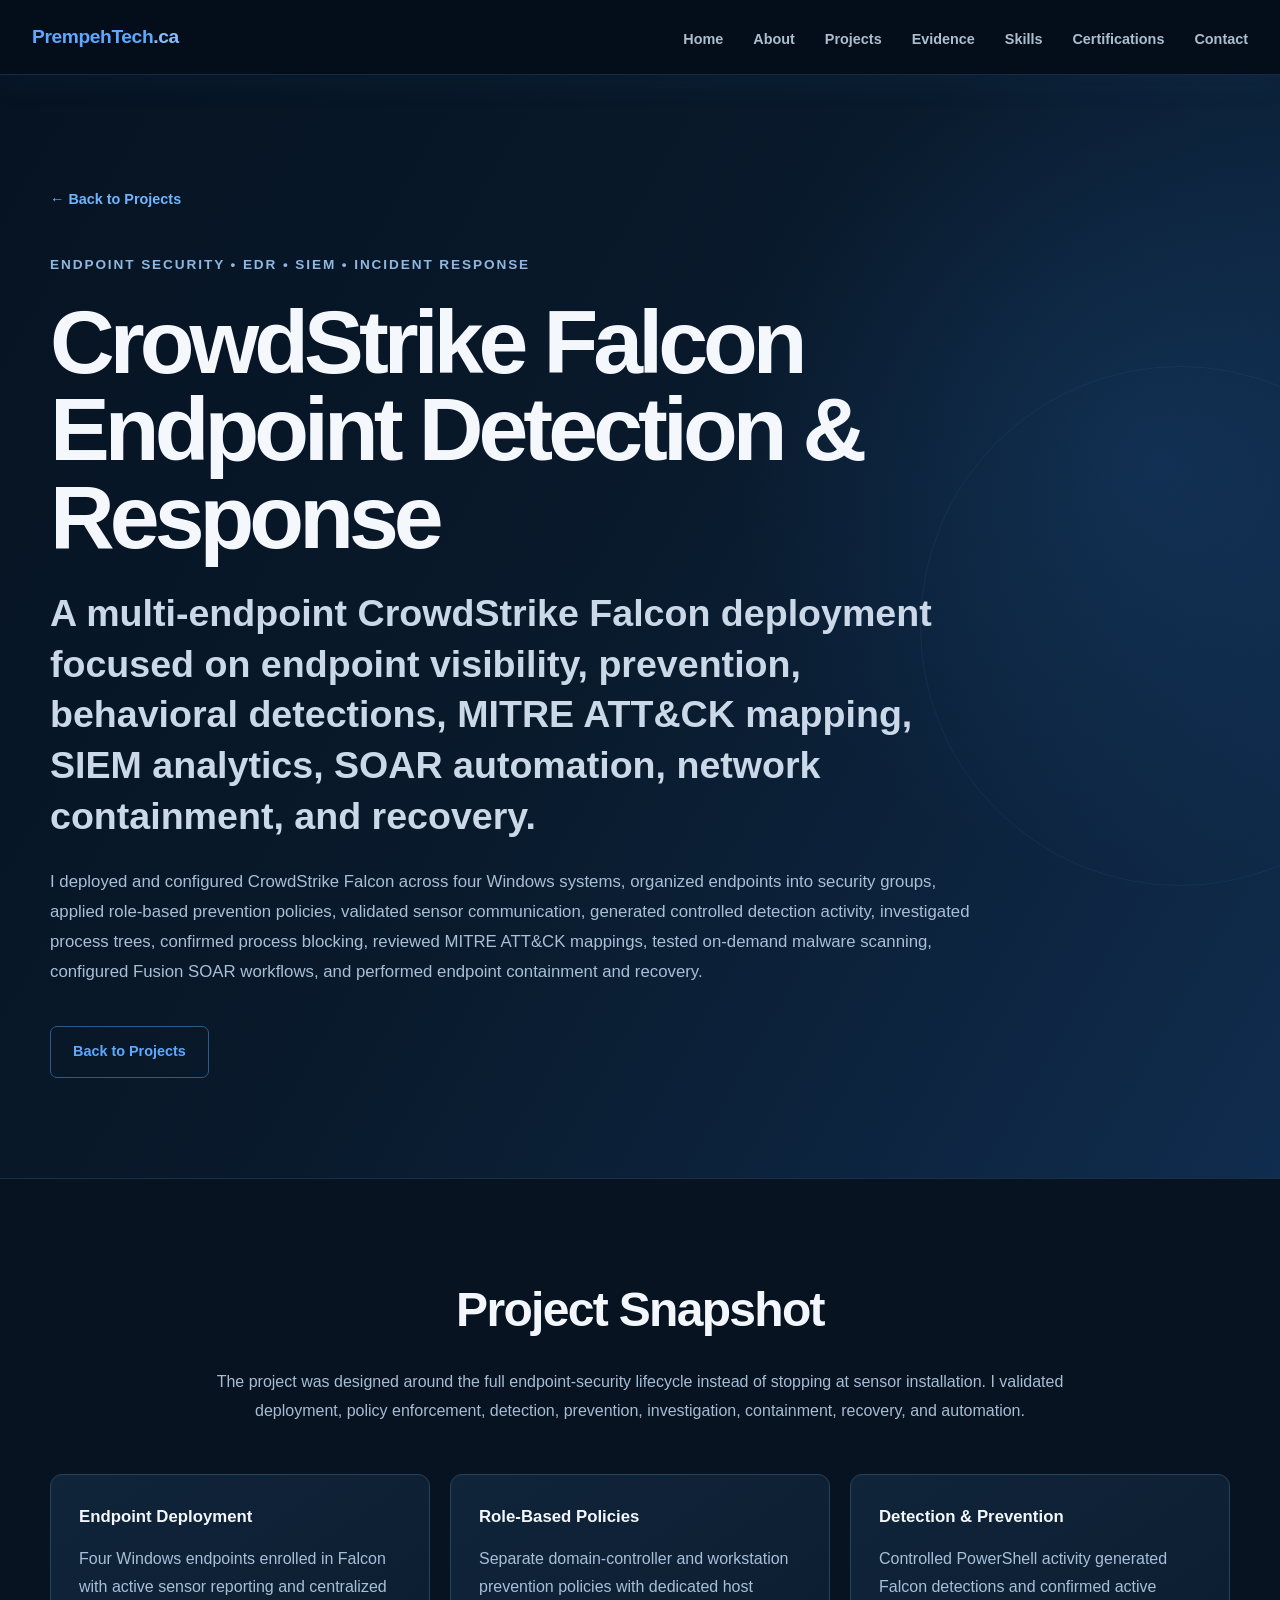
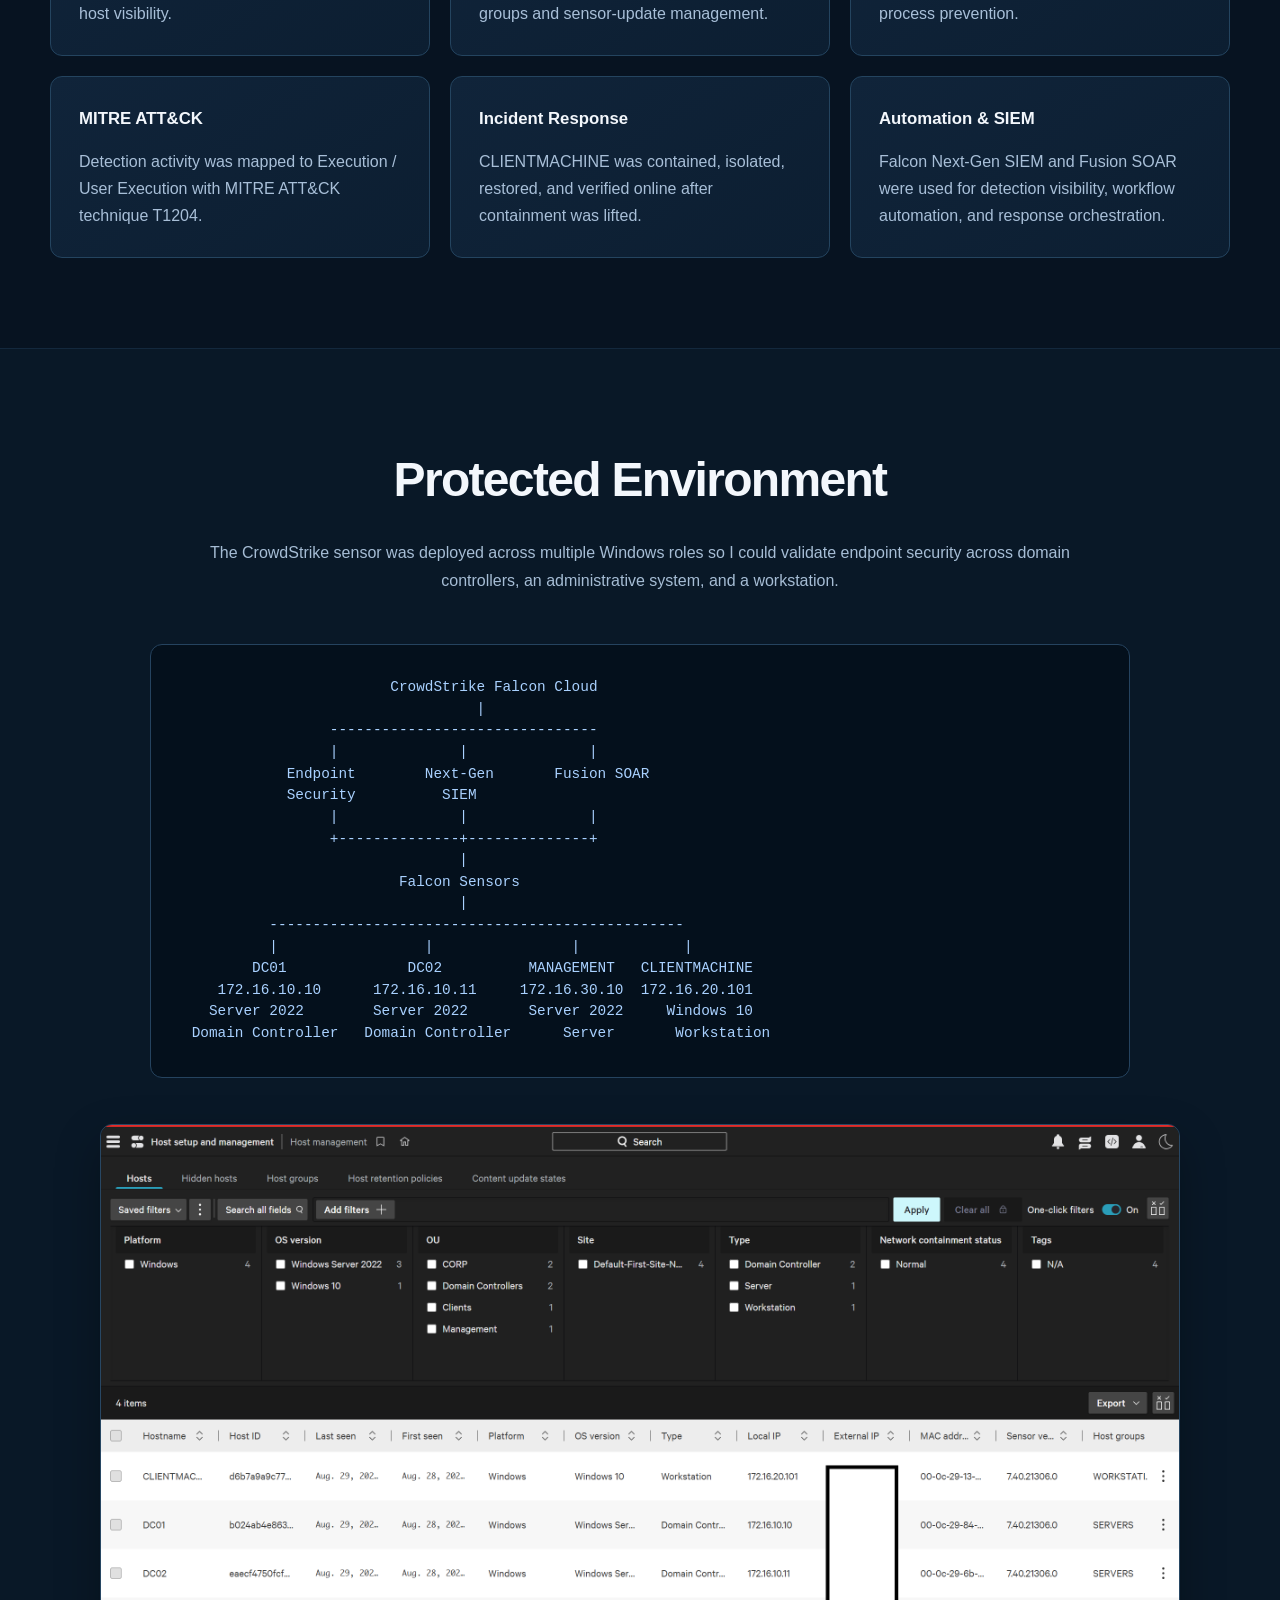
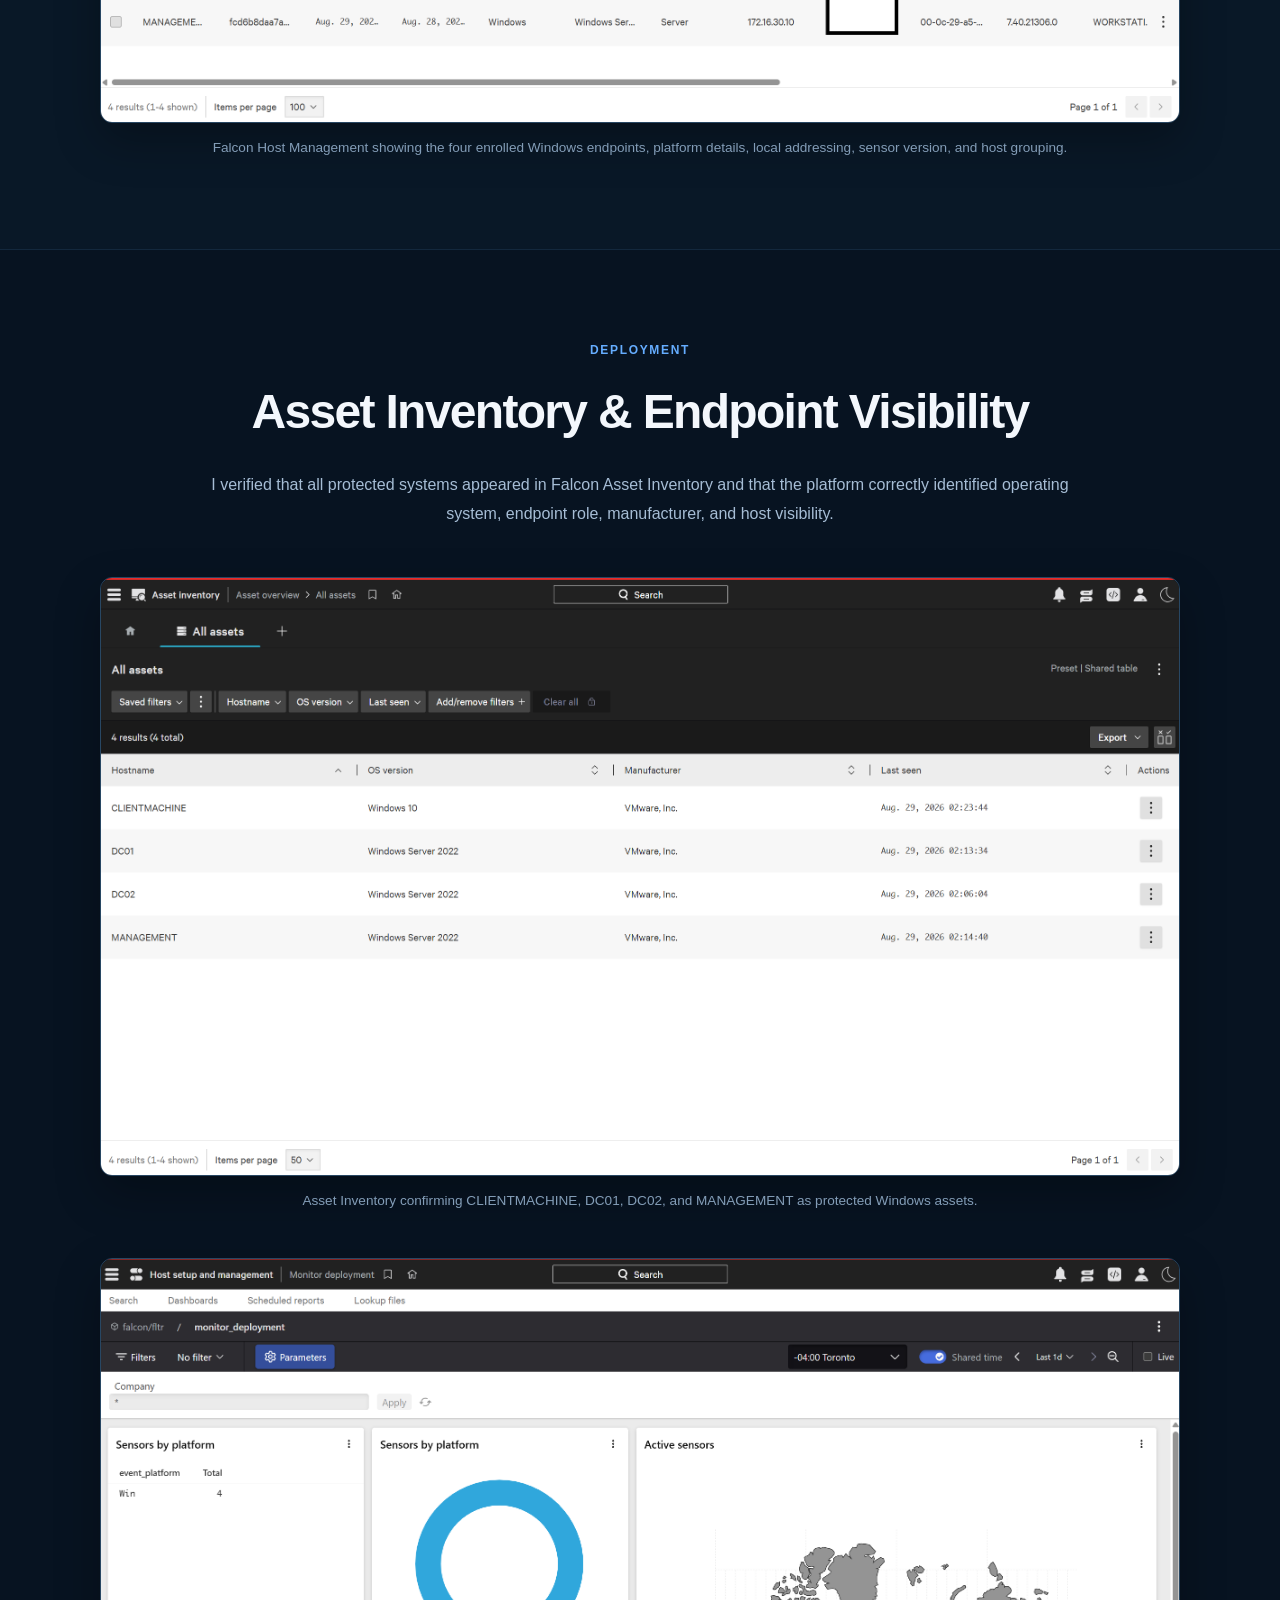
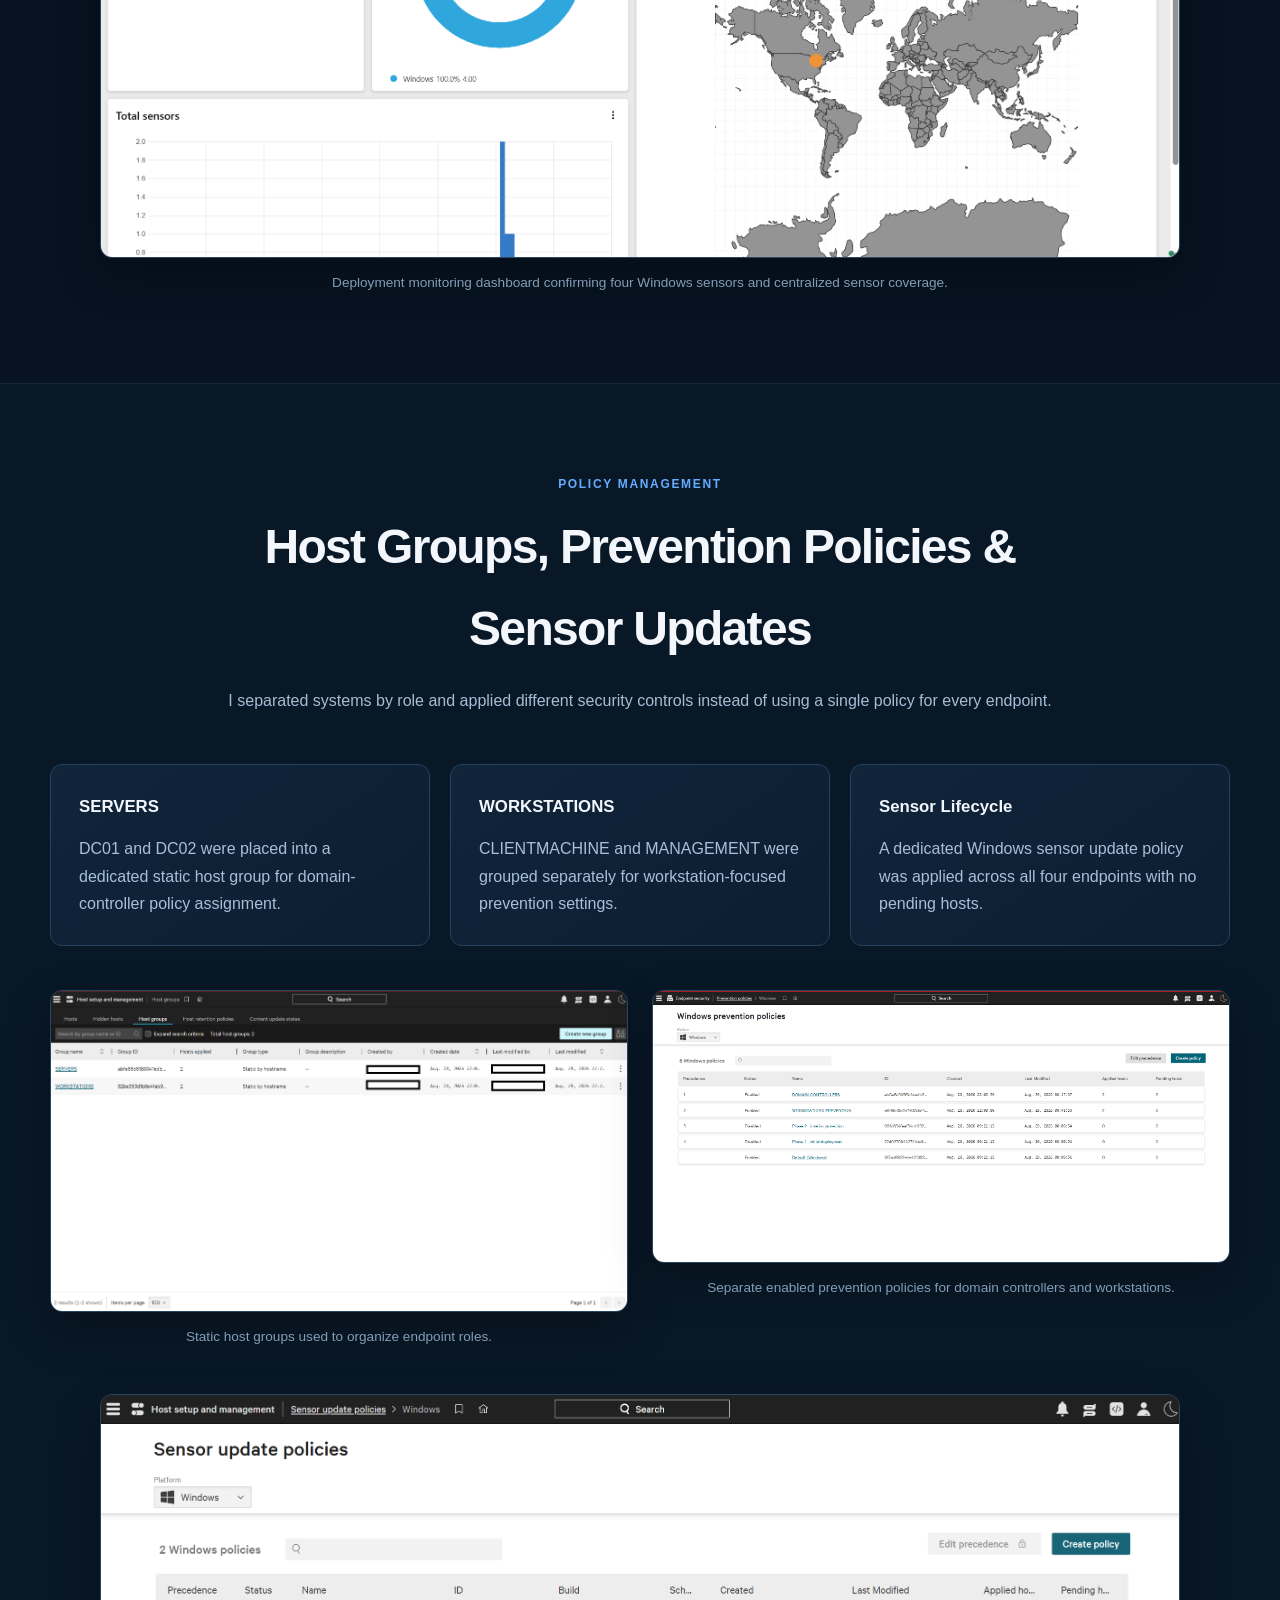
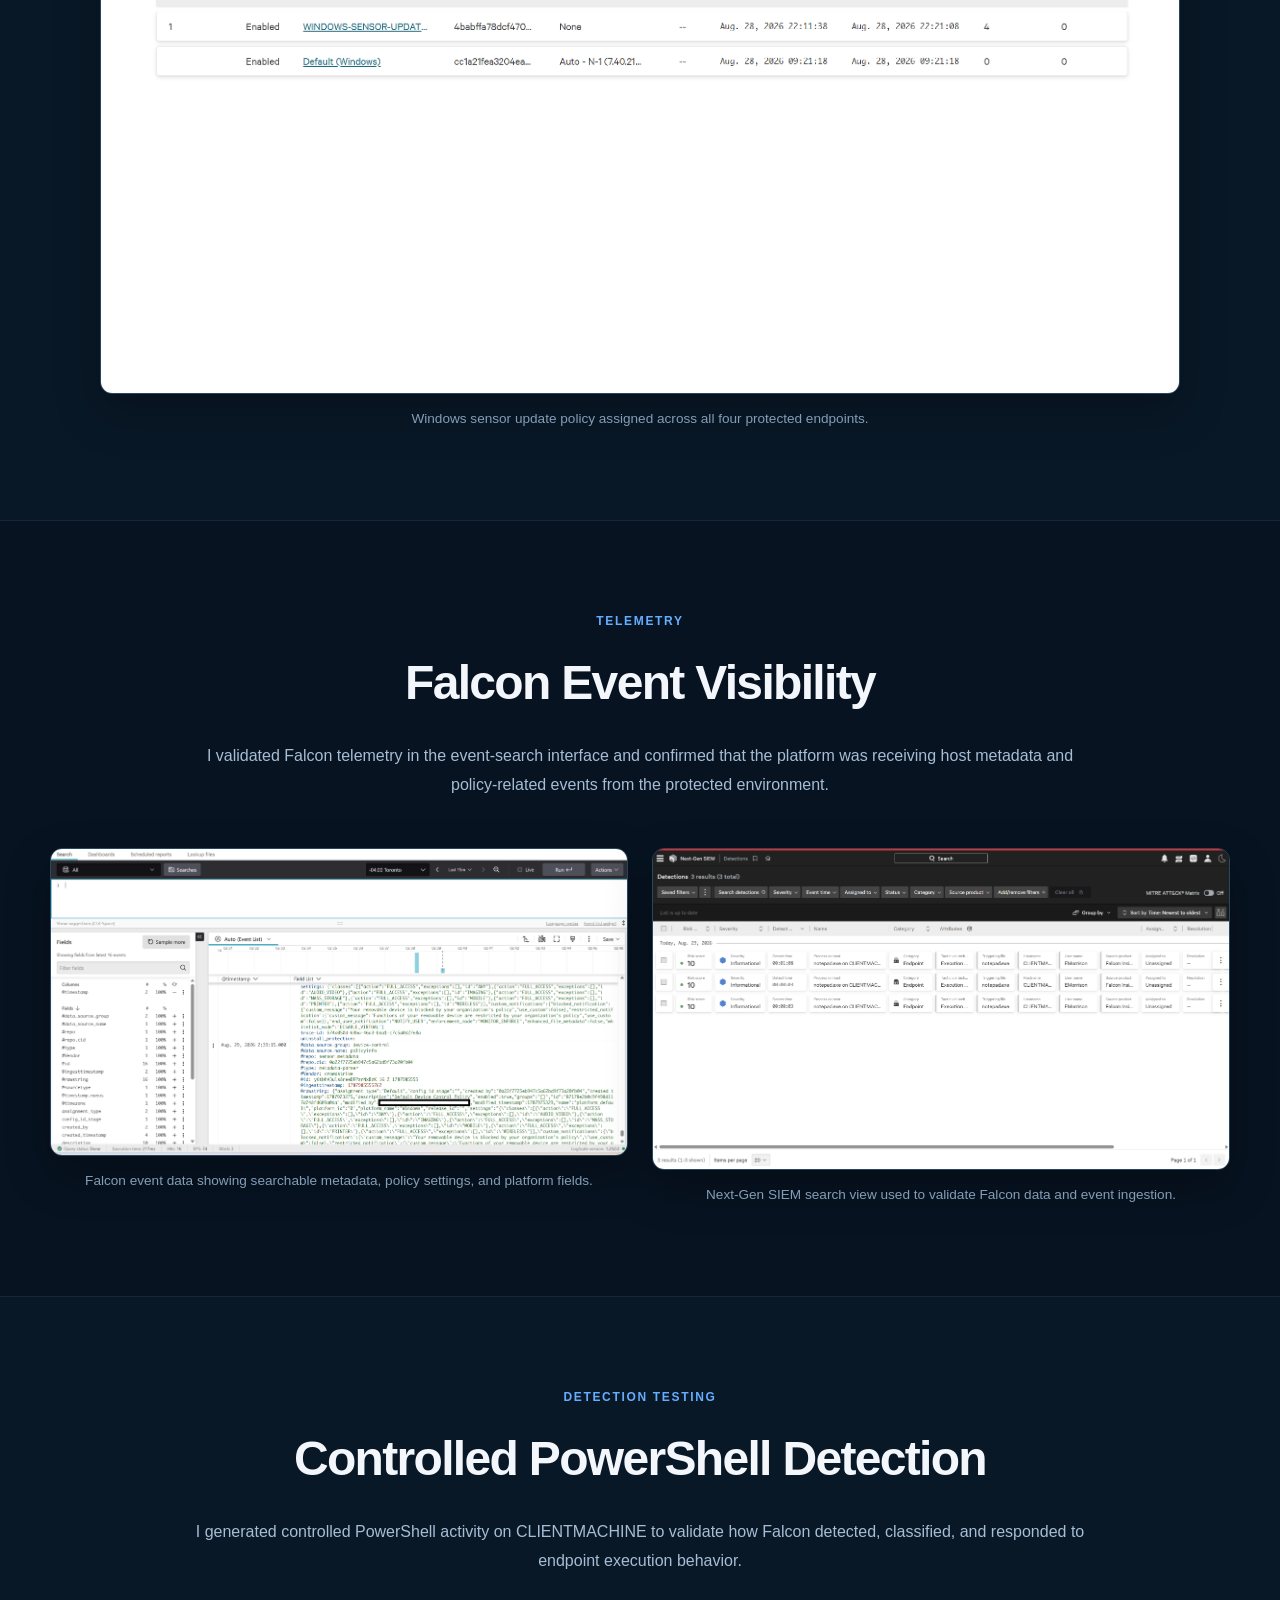
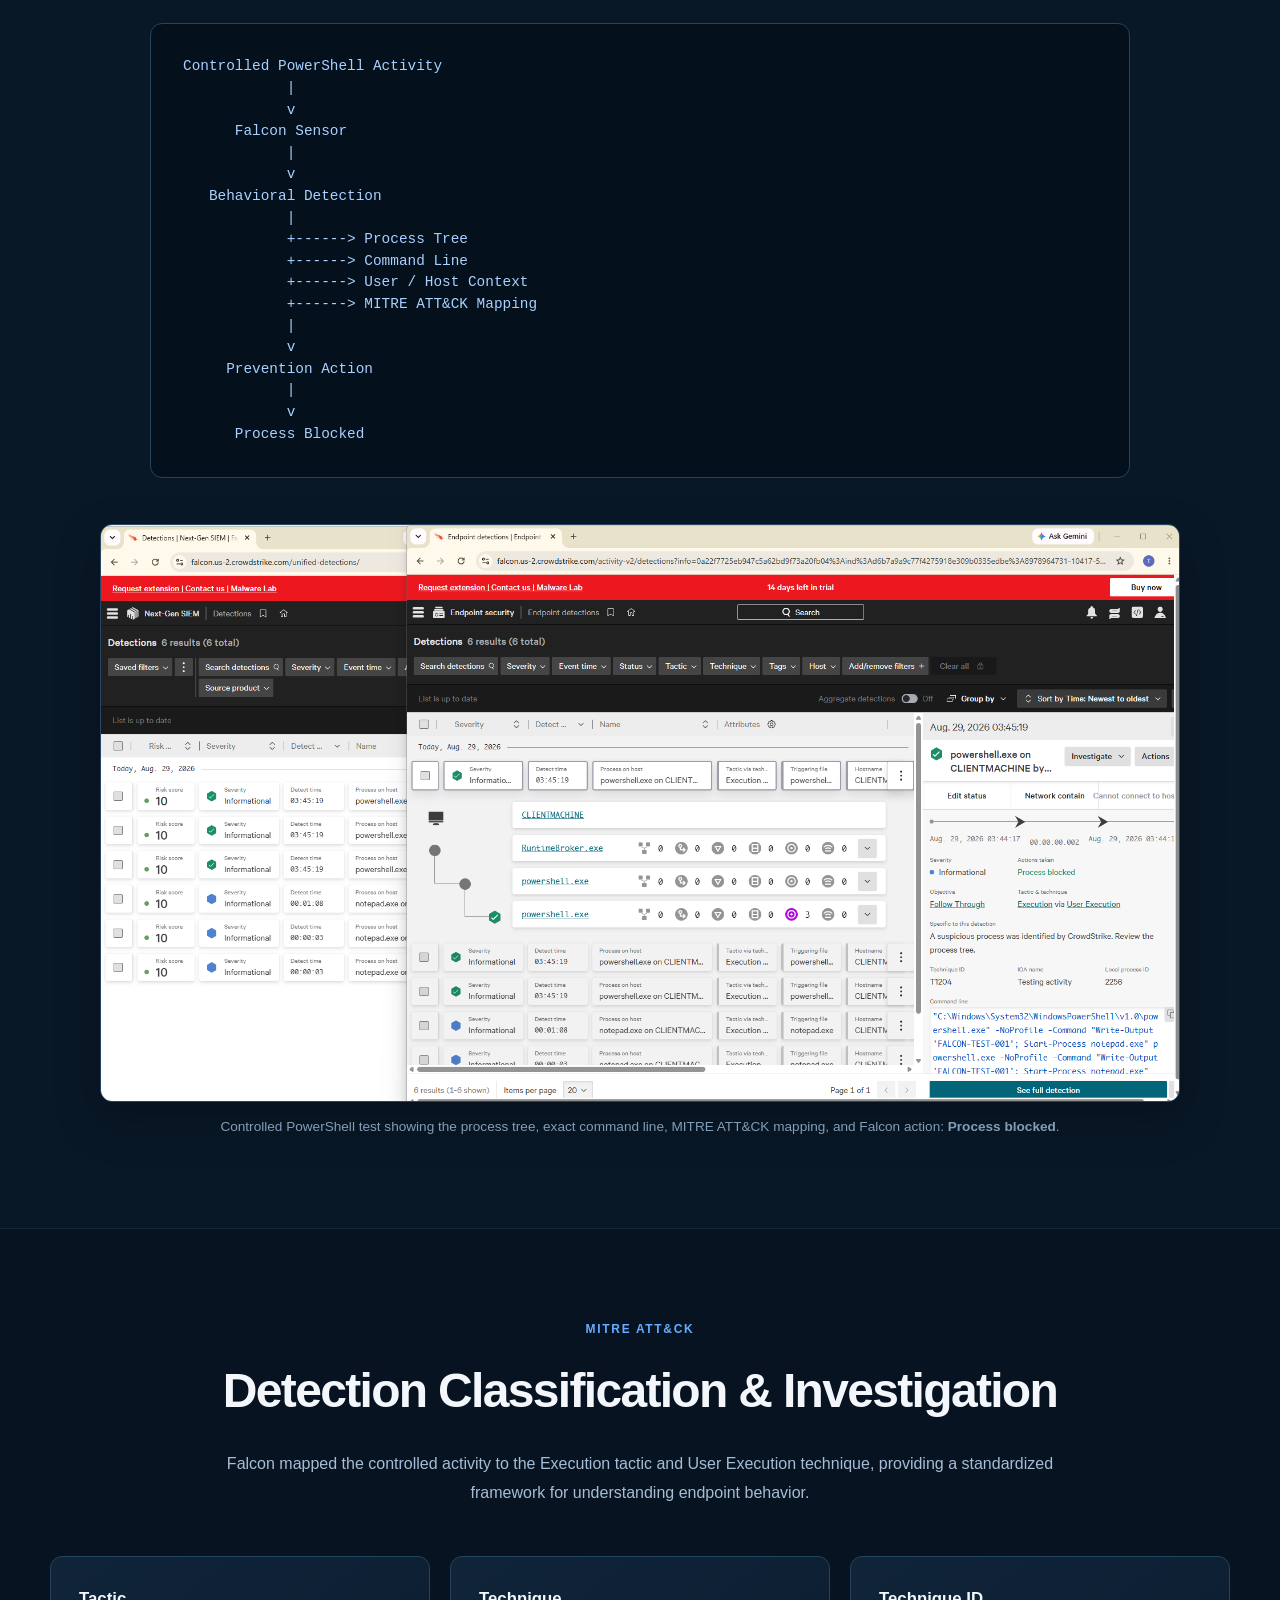
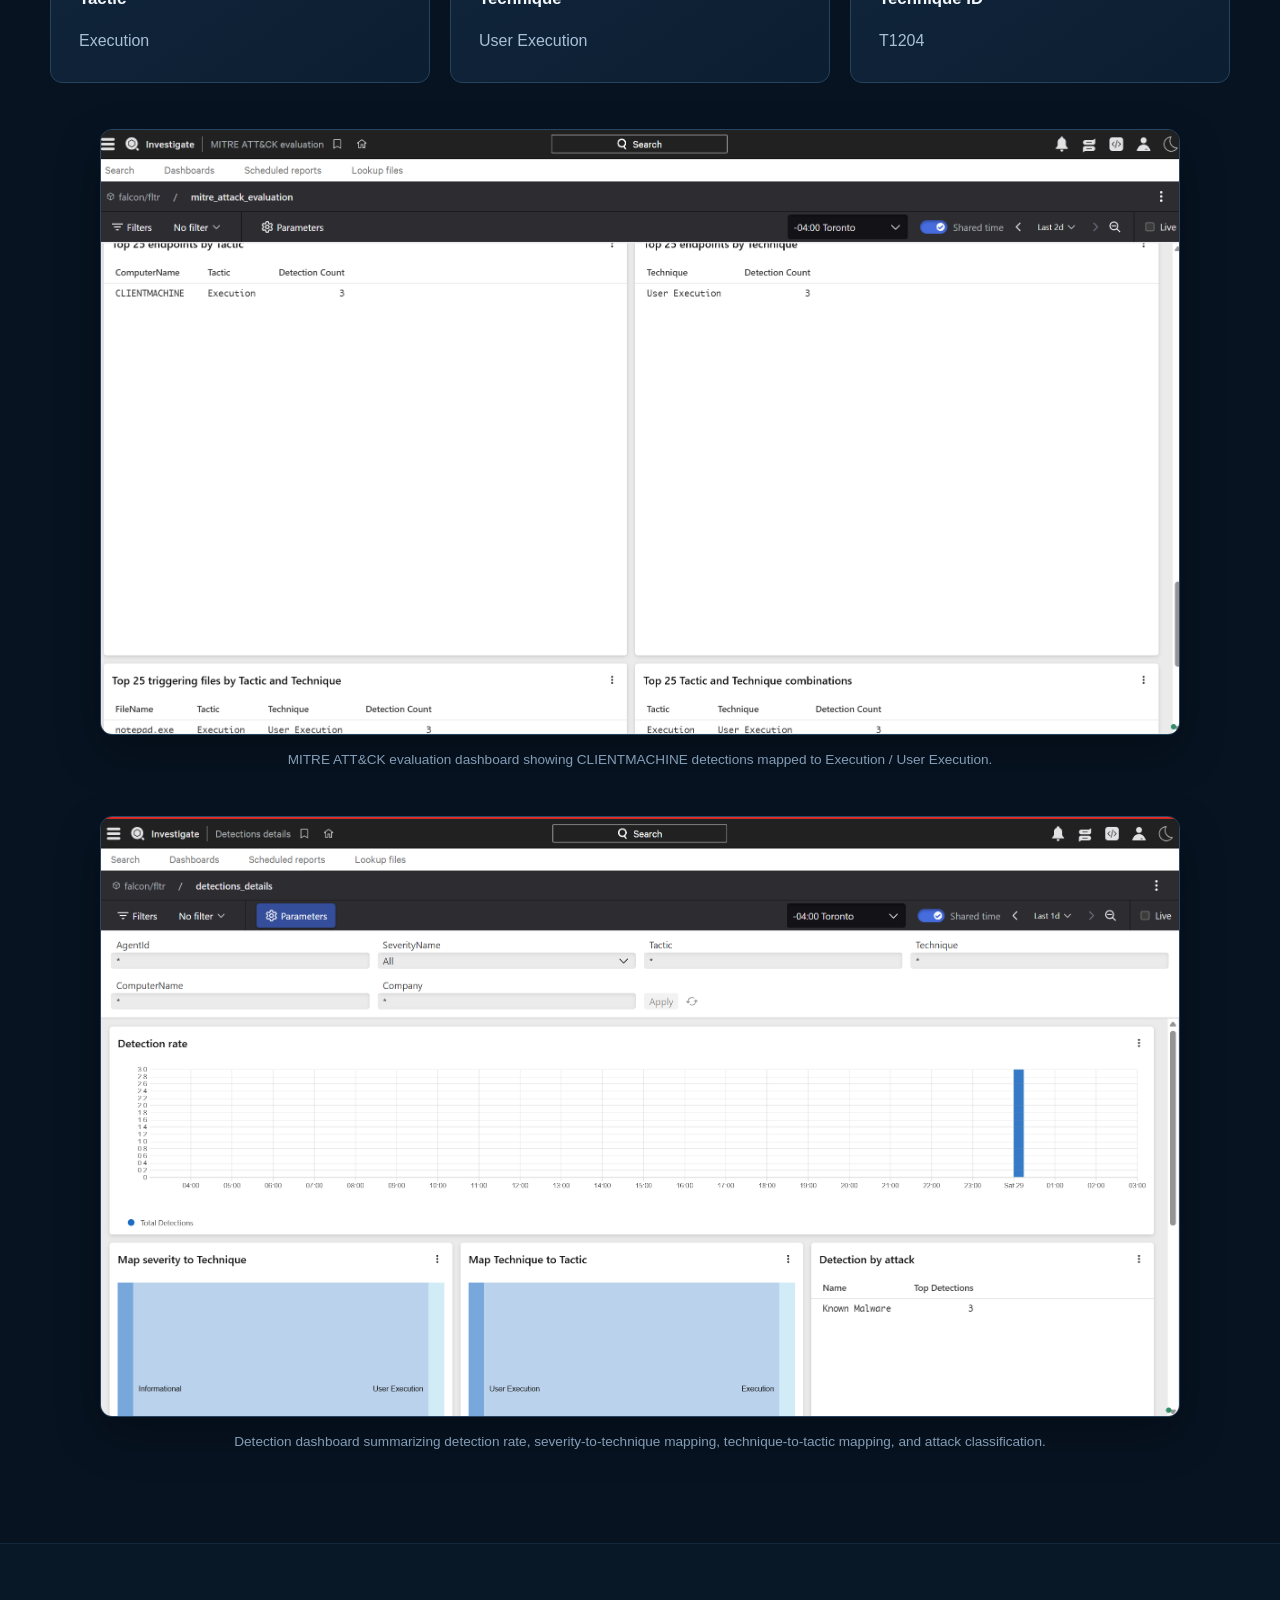
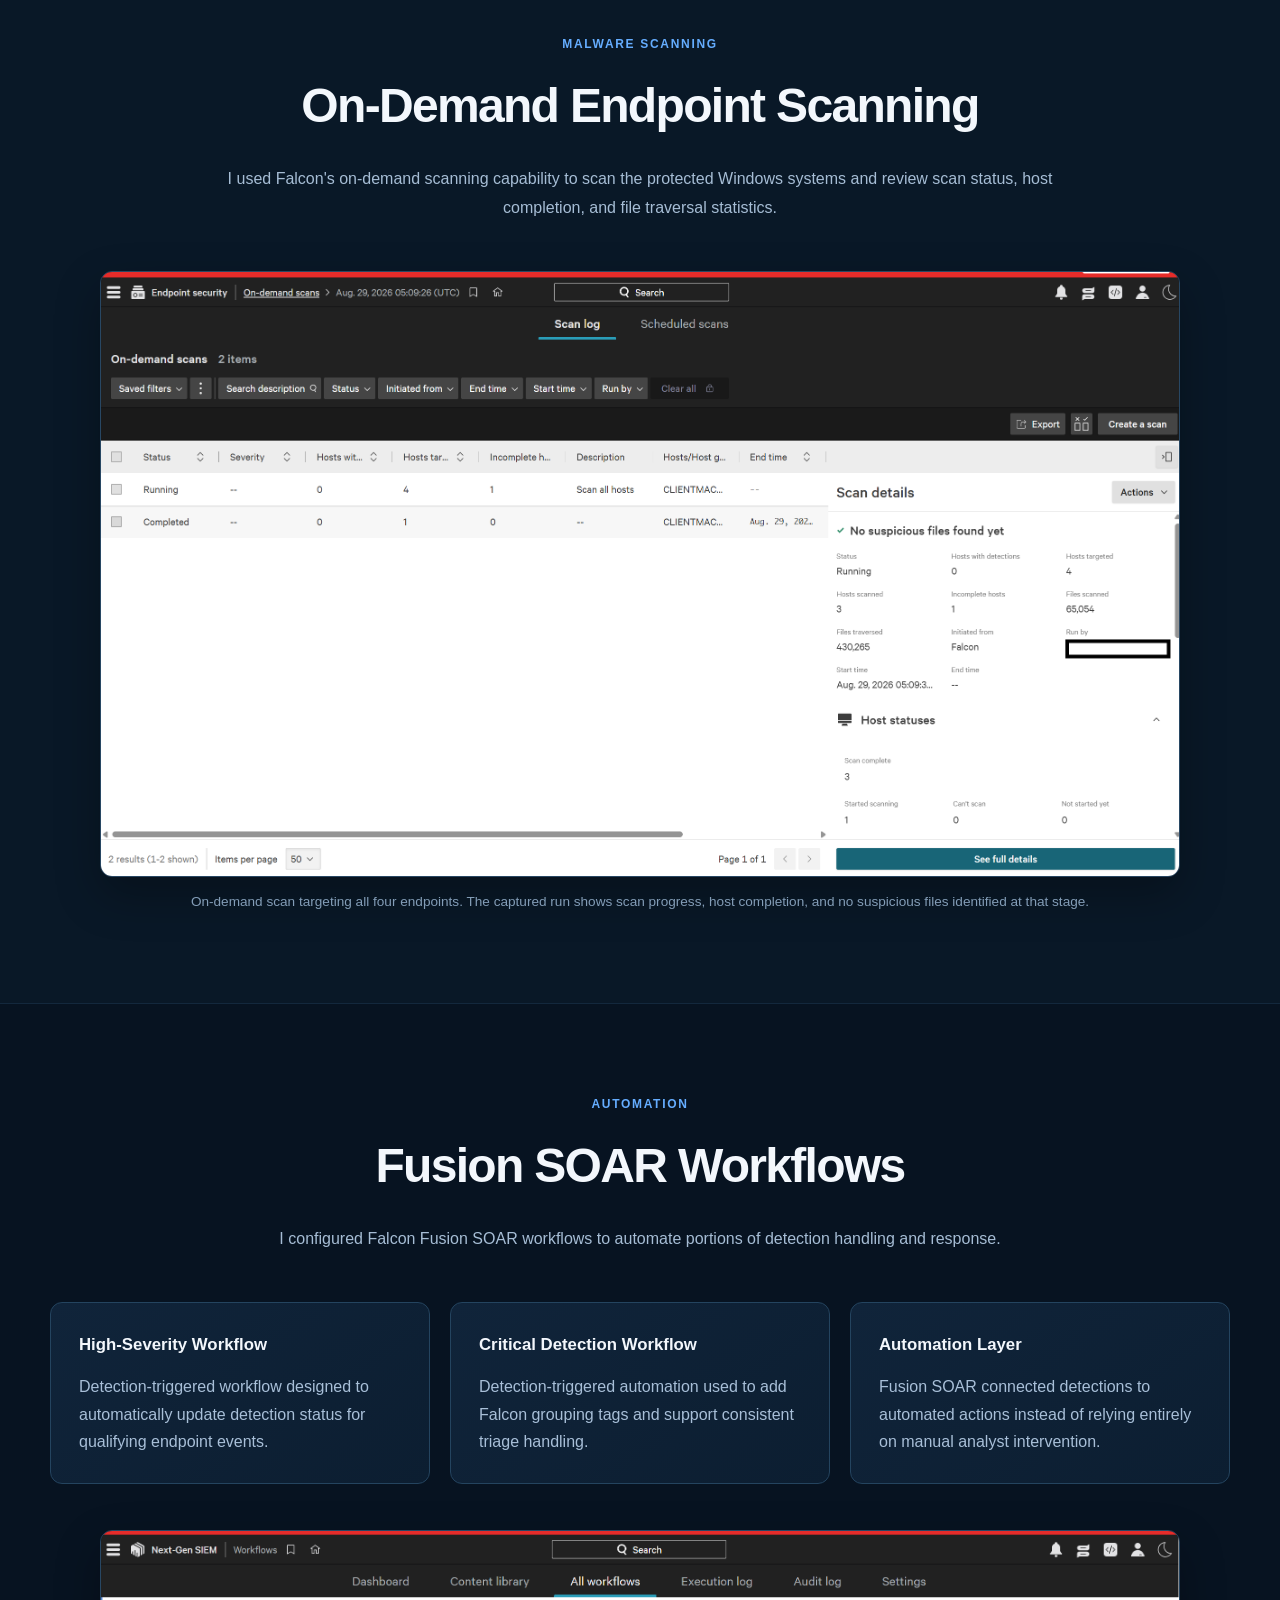
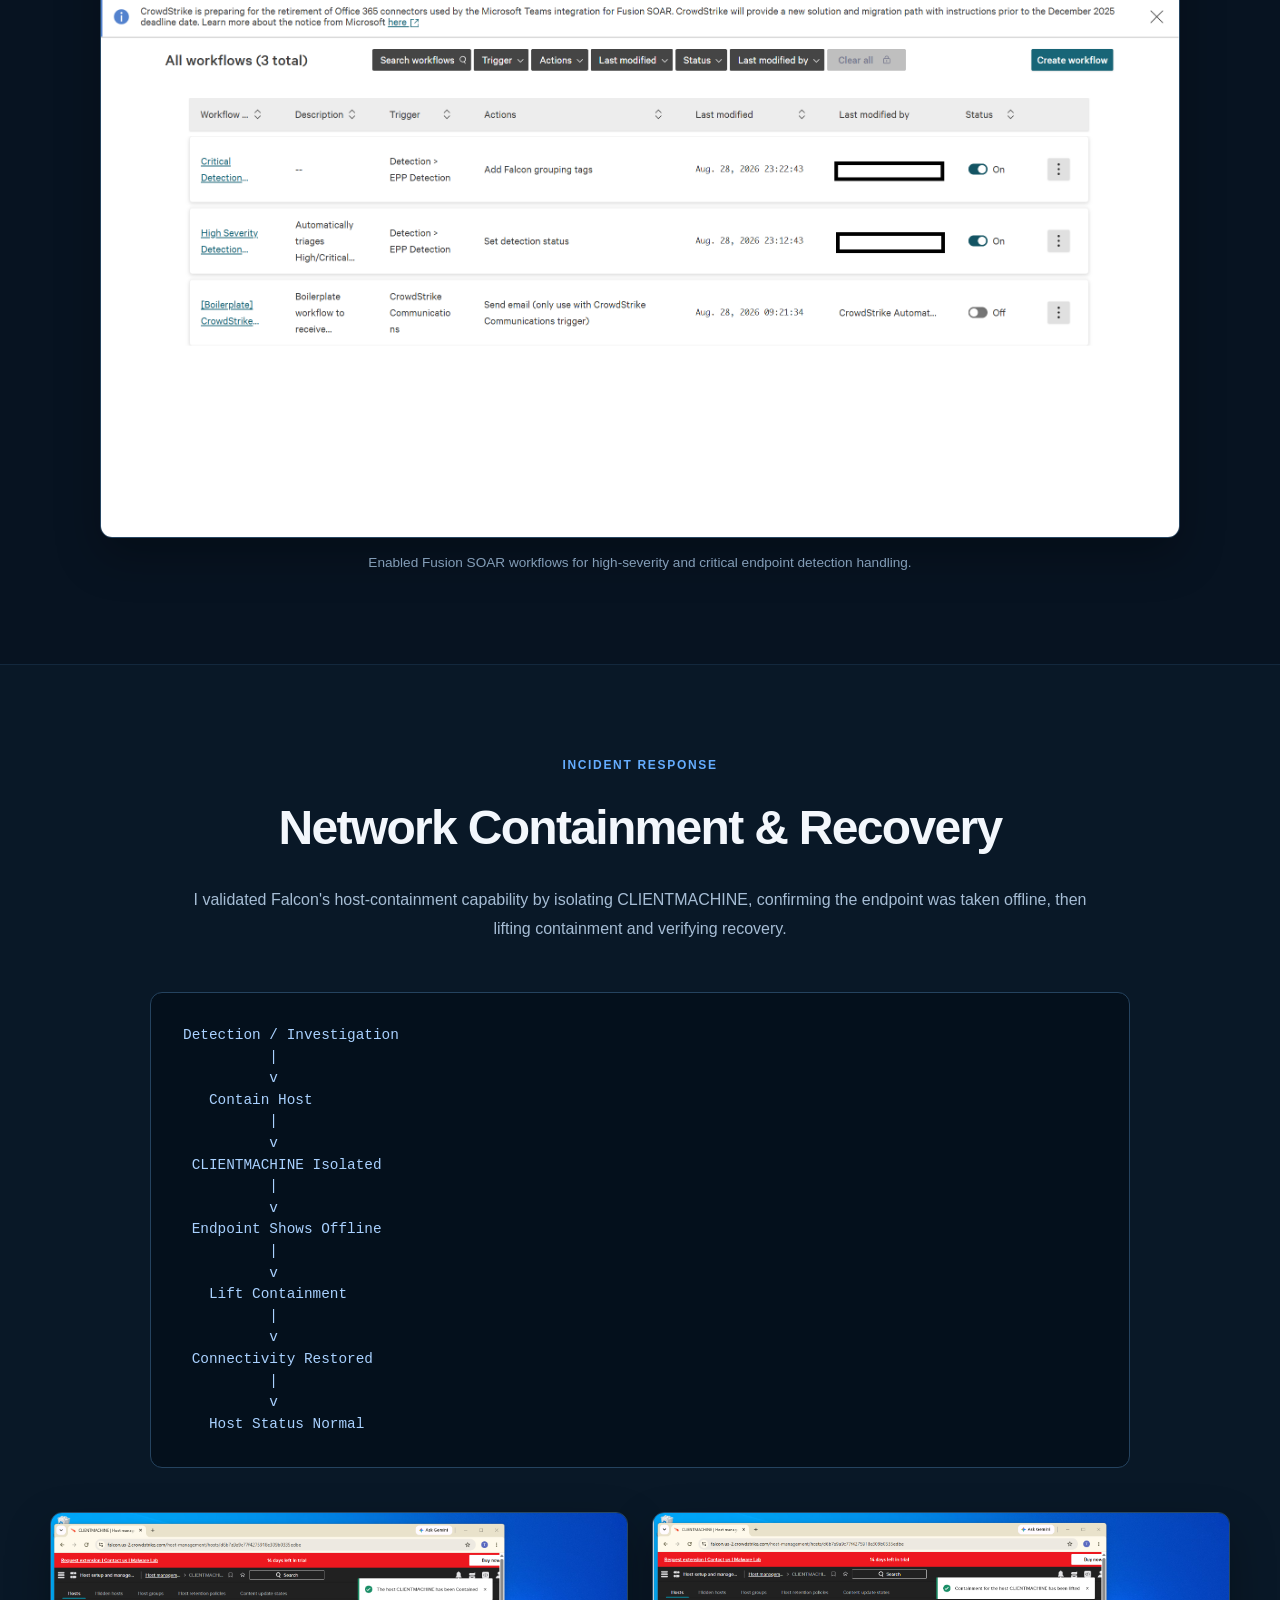
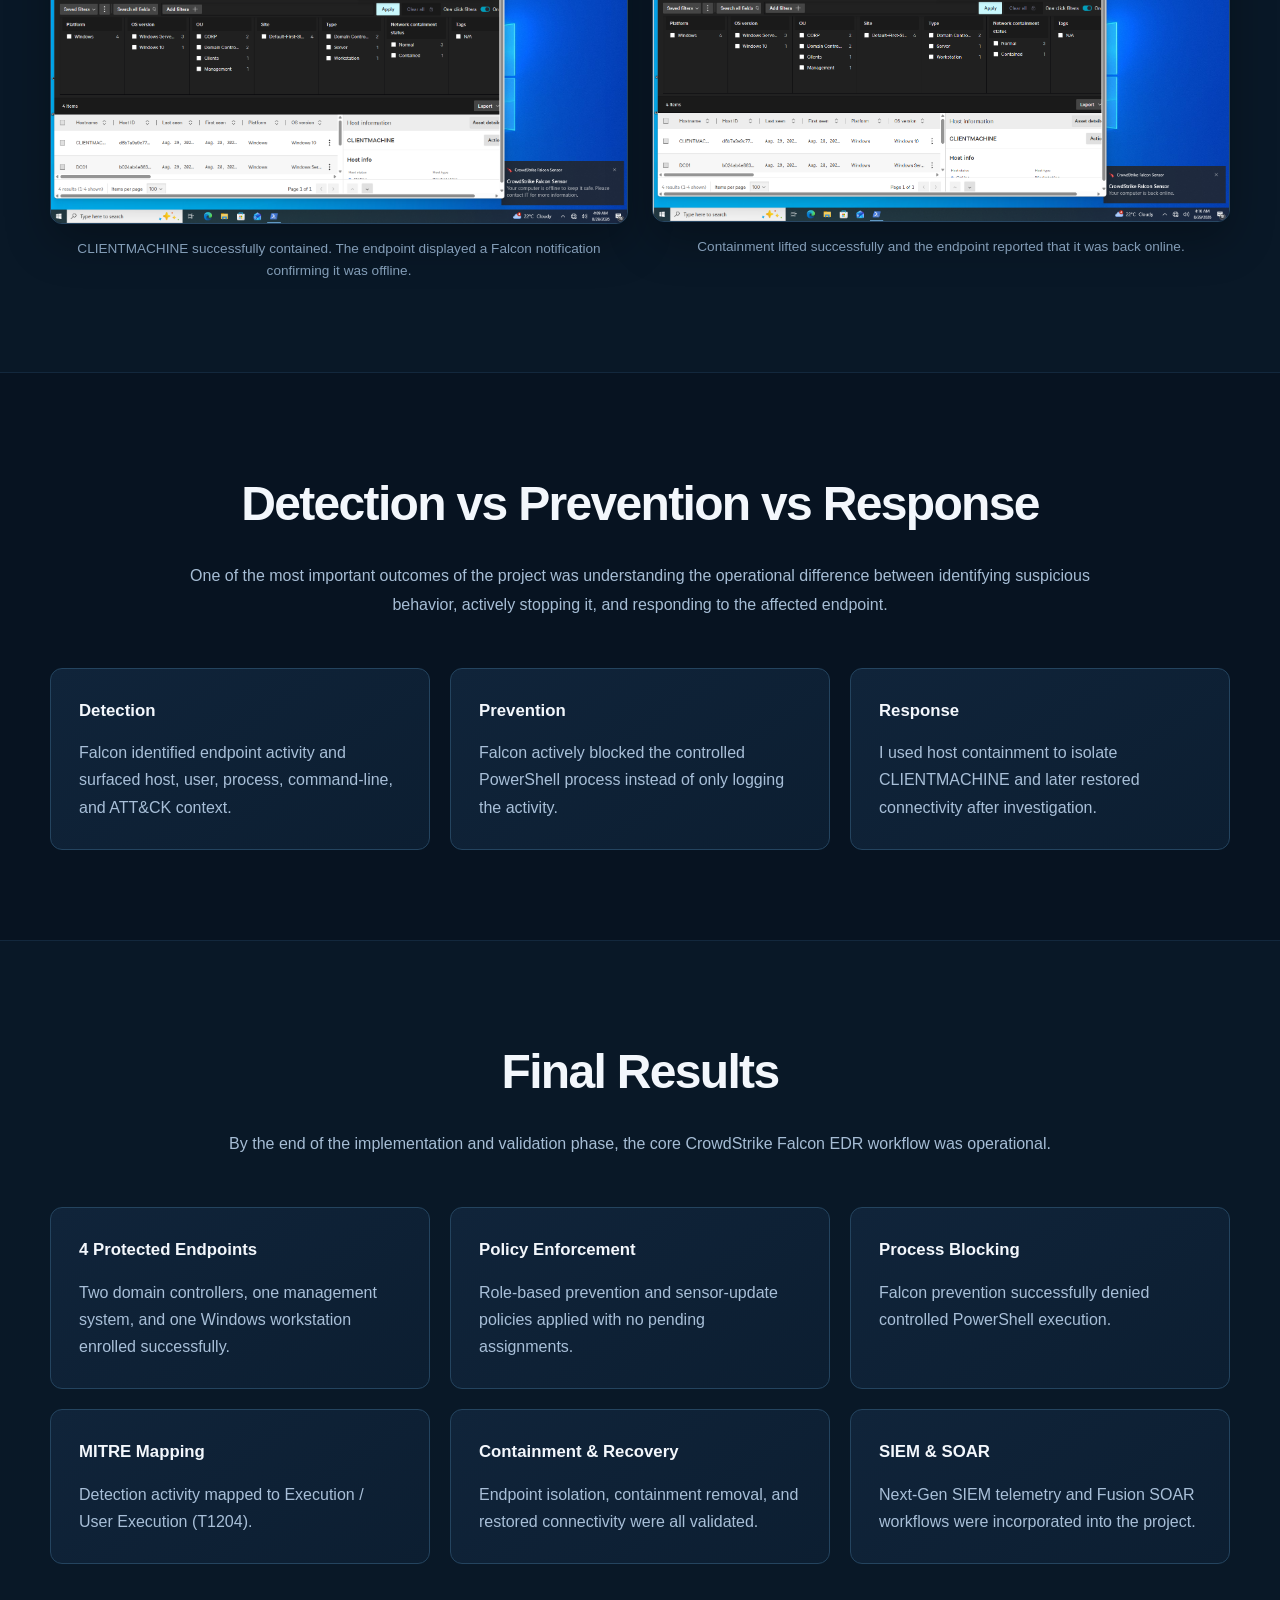
<file: projects/crowdstrike-falcon-endpoint-detection-response.html>
<!DOCTYPE html>
<html lang="en">

<head>
    <!-- Browser security policy: generated by scripts/security_policy.py -->
    <meta http-equiv="Content-Security-Policy" content="default-src 'none'; script-src 'self' ; script-src-attr 'none'; style-src 'self' 'unsafe-inline'; img-src 'self' data:; font-src 'self'; connect-src 'self'; media-src 'self'; frame-src 'none'; object-src 'none'; base-uri 'none'; form-action 'self'">
    <meta name="referrer" content="strict-origin-when-cross-origin">
    <!-- /Browser security policy -->
    <meta charset="UTF-8">
    <meta name="viewport" content="width=device-width, initial-scale=1.0">
    <link rel="icon" type="image/svg+xml" href="/favicon.svg?v=20261007-pthex">

    <meta
        name="description"
        content="CrowdStrike Falcon EDR case study covering endpoint deployment, prevention policies, host grouping, detection testing, MITRE ATT&CK mapping, Next-Gen SIEM, Fusion SOAR, malware scanning, containment, and recovery."
    >

    <title>CrowdStrike Falcon EDR Project | PrempehTech.ca</title>

    <link rel="stylesheet" href="../style.css">

    <style>
        body {
            overflow-x: hidden;
        }

        .case-page {
            background: #071321;
        }

        .case-container {
            width: min(1180px, calc(100% - 64px));
            margin: 0 auto;
        }

        .site-header {
            position: sticky;
            top: 0;
            z-index: 1000;
            background: rgba(5, 15, 27, 0.96);
            border-bottom: 1px solid #172b40;
            backdrop-filter: blur(12px);
        }

        .nav-container {
            width: min(1420px, calc(100% - 64px));
            min-height: 74px;
            margin: 0 auto;
            display: flex;
            align-items: center;
        }

        .brand {
            flex: 0 0 auto;
            color: #5da9ff;
            font-size: 1.2rem;
            font-weight: 800;
            text-decoration: none;
            letter-spacing: -0.02em;
        }

        .brand span {
            color: #87c0ff;
        }

        .main-nav {
            margin-left: auto;
            display: flex;
            align-items: center;
            justify-content: flex-end;
            gap: 30px;
        }

        .main-nav a {
            position: relative;
            color: #aebdce;
            font-size: 0.9rem;
            font-weight: 700;
            text-decoration: none;
            padding: 26px 0 22px;
        }

        .main-nav a:hover {
            color: #5da9ff;
        }

        .main-nav a::after {
            content: "";
            position: absolute;
            left: 0;
            right: 0;
            bottom: 16px;
            height: 2px;
            background: #4f9dff;
            transform: scaleX(0);
            transition: transform 0.2s ease;
        }

        .main-nav a:hover::after {
            transform: scaleX(1);
        }

        .mobile-menu {
            display: none;
        }

        .project-hero {
            position: relative;
            min-height: 700px;
            display: flex;
            align-items: center;
            overflow: hidden;
            background:
                radial-gradient(circle at 90% 35%, rgba(40, 105, 175, 0.20), transparent 31%),
                linear-gradient(120deg, #061322 0%, #091a2c 48%, #102c4e 100%);
            border-bottom: 1px solid #17304b;
        }

        .project-hero::after {
            content: "";
            position: absolute;
            width: 520px;
            height: 520px;
            right: -160px;
            top: 50%;
            transform: translateY(-50%);
            border: 1px solid rgba(90, 165, 245, 0.08);
            border-radius: 50%;
        }

        .project-hero-content {
            position: relative;
            z-index: 2;
            width: min(1180px, calc(100% - 64px));
            margin: 0 auto;
            padding: 110px 0 100px;
        }

        .back-link {
            display: inline-flex;
            align-items: center;
            gap: 8px;
            margin-bottom: 42px;
            color: #70b5ff;
            font-size: 0.9rem;
            font-weight: 700;
            text-decoration: none;
        }

        .back-link:hover {
            color: #ffffff;
        }

        .project-eyebrow {
            margin: 0 0 22px;
            color: #90b7df;
            font-size: 0.85rem;
            font-weight: 800;
            letter-spacing: 0.14em;
            text-transform: uppercase;
        }

        .project-hero h1 {
            max-width: 960px;
            margin: 0 0 26px;
            color: #f4f7fb;
            font-size: clamp(3.4rem, 7vw, 6.4rem);
            line-height: 0.98;
            letter-spacing: -0.055em;
        }

        .project-hero h2 {
            max-width: 900px;
            margin: 0 0 25px;
            color: #cbd8e8;
            font-size: clamp(1.55rem, 3vw, 2.35rem);
            line-height: 1.35;
            font-weight: 700;
        }

        .project-summary {
            max-width: 920px;
            margin: 0;
            color: #a9bfd7;
            font-size: 1.05rem;
            line-height: 1.8;
        }

        .hero-buttons {
            margin-top: 38px;
            display: flex;
            flex-wrap: wrap;
            gap: 14px;
        }

        .project-btn {
            min-height: 52px;
            display: inline-flex;
            align-items: center;
            justify-content: center;
            padding: 0 22px;
            border-radius: 7px;
            font-size: 0.9rem;
            font-weight: 800;
            text-decoration: none;
            transition: transform 0.2s ease, border-color 0.2s ease, background 0.2s ease;
        }

        .project-btn.primary {
            color: #ffffff;
            background: #347ee8;
            border: 1px solid #347ee8;
        }

        .project-btn.secondary {
            color: #5ca9ff;
            background: transparent;
            border: 1px solid #2c5c87;
        }

        .project-btn:hover {
            transform: translateY(-2px);
        }

        .case-section {
            padding: 90px 0;
            border-bottom: 1px solid #13283d;
        }

        .case-section.alt {
            background: #091827;
        }

        .case-section-header {
            max-width: 900px;
            margin: 0 auto 48px;
            text-align: center;
        }

        .case-section-header .section-eyebrow {
            margin: 0 0 10px;
            color: #65adff;
            font-size: 0.75rem;
            font-weight: 800;
            letter-spacing: 0.14em;
            text-transform: uppercase;
        }

        .case-section-header h2 {
            margin: 0 0 18px;
            color: #f3f7fc;
            font-size: clamp(2rem, 4vw, 3rem);
            letter-spacing: -0.035em;
        }

        .case-section-header p {
            margin: 0 auto 12px;
            color: #a6bdd5;
            font-size: 1rem;
            line-height: 1.8;
        }

        .case-grid {
            display: grid;
            grid-template-columns: repeat(3, minmax(0, 1fr));
            gap: 20px;
        }

        .case-grid.four {
            grid-template-columns: repeat(4, minmax(0, 1fr));
        }

        .case-card {
            padding: 28px;
            background: linear-gradient(145deg, #10243a, #0c1e31);
            border: 1px solid #24445f;
            border-radius: 12px;
        }

        .case-card h3 {
            margin: 0 0 14px;
            color: #f3f7fc;
            font-size: 1.05rem;
        }

        .case-card p {
            margin: 0;
            color: #a8bfd8;
            line-height: 1.7;
        }

        .case-subheading {
            margin: 70px auto 18px;
            max-width: 900px;
            color: #f3f7fc;
            font-size: 1.6rem;
            text-align: center;
        }

        .subheading-copy {
            max-width: 850px;
            margin: 0 auto;
            color: #a6bdd5;
            line-height: 1.8;
            text-align: center;
        }

        .tags {
            display: flex;
            flex-wrap: wrap;
            gap: 9px;
            justify-content: center;
            margin-top: 30px;
        }

        .tags span {
            padding: 7px 11px;
            color: #67b0ff;
            background: #0c2137;
            border: 1px solid #2e5b84;
            border-radius: 6px;
            font-size: 0.78rem;
            font-weight: 700;
        }

        .case-image {
            margin: 46px auto 0;
            max-width: 1080px;
        }

        .case-image img {
            display: block;
            width: 100%;
            height: auto;
            border-radius: 12px;
            border: 1px solid #284763;
            box-shadow: 0 18px 45px rgba(0, 0, 0, 0.28);
        }

        .case-image figcaption {
            margin-top: 14px;
            padding: 0 10px;
            color: #839db7;
            font-size: 0.85rem;
            line-height: 1.6;
            text-align: center;
        }

        .case-gallery {
            display: grid;
            gap: 24px;
            margin-top: 44px;
        }

        .two-column-gallery {
            grid-template-columns: repeat(2, minmax(0, 1fr));
        }

        .case-gallery .case-image {
            margin: 0;
        }

        .architecture-block {
            max-width: 980px;
            margin: 42px auto 0;
            padding: 32px;
            overflow-x: auto;
            background: #04101c;
            border: 1px solid #25435f;
            border-radius: 12px;
        }

        .architecture-block pre {
            margin: 0;
            color: #a9d1ff;
            font-family: "Courier New", Courier, monospace;
            font-size: 0.9rem;
            line-height: 1.5;
        }

        .project-cta {
            padding: 90px 0;
            text-align: center;
            background: linear-gradient(135deg, #0a1a2b, #102b48);
        }

        .project-cta h2 {
            margin: 0 0 16px;
            color: #f4f7fb;
            font-size: 2.4rem;
        }

        .project-cta p {
            max-width: 760px;
            margin: 0 auto 28px;
            color: #a8bfd8;
            line-height: 1.8;
        }

        .project-cta-links {
            display: flex;
            justify-content: center;
            flex-wrap: wrap;
            gap: 14px;
        }

        footer {
            padding: 28px 20px;
            text-align: center;
            background: #050f1b;
            border-top: 1px solid #17293b;
        }

        footer p {
            margin: 0;
            color: #7189a3;
            font-size: 0.84rem;
        }

        @media (max-width: 1100px) {
            .main-nav {
                gap: 20px;
            }

            .case-grid,
            .case-grid.four {
                grid-template-columns: repeat(2, minmax(0, 1fr));
            }
        }

        @media (max-width: 820px) {
            .nav-container {
                width: min(100% - 32px, 1420px);
            }

            .main-nav {
                display: none;
            }

            .mobile-menu {
                margin-left: auto;
                display: inline-flex;
                align-items: center;
                justify-content: center;
                width: 42px;
                height: 42px;
                color: #5ca9ff;
                background: #0b1e31;
                border: 1px solid #244d73;
                border-radius: 7px;
            }

            .project-hero-content,
            .case-container {
                width: min(100% - 36px, 1180px);
            }

            .project-hero {
                min-height: auto;
            }

            .project-hero-content {
                padding: 80px 0;
            }

            .project-hero h1 {
                font-size: clamp(3rem, 14vw, 5rem);
            }

            .case-grid,
            .case-grid.four,
            .two-column-gallery {
                grid-template-columns: 1fr;
            }
        }

        @media (max-width: 520px) {
            .hero-buttons,
            .project-cta-links {
                flex-direction: column;
            }

            .project-btn {
                width: 100%;
            }

            .architecture-block {
                padding: 18px;
            }

            .architecture-block pre {
                font-size: 0.72rem;
            }
        }
    </style>
</head>

<body class="case-page">

<header class="site-header">
    <div class="nav-container">
        <a href="../index.html#home" class="brand">PrempehTech<span>.ca</span></a>

        <nav class="main-nav" aria-label="Primary navigation">
            <a href="../index.html#home">Home</a>
            <a href="../index.html#about">About</a>
            <a href="../index.html#projects">Projects</a>
            <a href="../index.html#evidence">Evidence</a>
            <a href="../index.html#skills">Skills</a>
            <a href="../index.html#certifications">Certifications</a>
            <a href="../index.html#contact">Contact</a>
        </nav>

        <button class="mobile-menu" type="button" aria-label="Open navigation menu">☰</button>
    </div>
</header>

<main>

<section class="project-hero">
    <div class="project-hero-content">
        <a href="../index.html#projects" class="back-link">← Back to Projects</a>

        <p class="project-eyebrow">ENDPOINT SECURITY • EDR • SIEM • INCIDENT RESPONSE</p>

        <h1>CrowdStrike Falcon Endpoint Detection &amp; Response</h1>

        <h2>
            A multi-endpoint CrowdStrike Falcon deployment focused on endpoint visibility,
            prevention, behavioral detections, MITRE ATT&amp;CK mapping, SIEM analytics,
            SOAR automation, network containment, and recovery.
        </h2>

        <p class="project-summary">
            I deployed and configured CrowdStrike Falcon across four Windows systems,
            organized endpoints into security groups, applied role-based prevention policies,
            validated sensor communication, generated controlled detection activity,
            investigated process trees, confirmed process blocking, reviewed MITRE ATT&amp;CK mappings,
            tested on-demand malware scanning, configured Fusion SOAR workflows,
            and performed endpoint containment and recovery.
        </p>

        <div class="hero-buttons">
            <a href="../index.html#projects" class="project-btn secondary">Back to Projects</a>
        </div>
    </div>
</section>

<section class="case-section">
    <div class="case-container">
        <div class="case-section-header">
            <h2>Project Snapshot</h2>
            <p>
                The project was designed around the full endpoint-security lifecycle instead of
                stopping at sensor installation. I validated deployment, policy enforcement,
                detection, prevention, investigation, containment, recovery, and automation.
            </p>
        </div>

        <div class="case-grid">
            <article class="case-card">
                <h3>Endpoint Deployment</h3>
                <p>Four Windows endpoints enrolled in Falcon with active sensor reporting and centralized host visibility.</p>
            </article>

            <article class="case-card">
                <h3>Role-Based Policies</h3>
                <p>Separate domain-controller and workstation prevention policies with dedicated host groups and sensor-update management.</p>
            </article>

            <article class="case-card">
                <h3>Detection &amp; Prevention</h3>
                <p>Controlled PowerShell activity generated Falcon detections and confirmed active process prevention.</p>
            </article>

            <article class="case-card">
                <h3>MITRE ATT&amp;CK</h3>
                <p>Detection activity was mapped to Execution / User Execution with MITRE ATT&amp;CK technique T1204.</p>
            </article>

            <article class="case-card">
                <h3>Incident Response</h3>
                <p>CLIENTMACHINE was contained, isolated, restored, and verified online after containment was lifted.</p>
            </article>

            <article class="case-card">
                <h3>Automation &amp; SIEM</h3>
                <p>Falcon Next-Gen SIEM and Fusion SOAR were used for detection visibility, workflow automation, and response orchestration.</p>
            </article>
        </div>
    </div>
</section>

<section class="case-section alt">
    <div class="case-container">
        <div class="case-section-header">
            <h2>Protected Environment</h2>
            <p>
                The CrowdStrike sensor was deployed across multiple Windows roles so I could validate
                endpoint security across domain controllers, an administrative system, and a workstation.
            </p>
        </div>

        <div class="architecture-block">
<pre>
                        CrowdStrike Falcon Cloud
                                  |
                 -------------------------------
                 |              |              |
            Endpoint        Next-Gen       Fusion SOAR
            Security          SIEM
                 |              |              |
                 +--------------+--------------+
                                |
                         Falcon Sensors
                                |
          ------------------------------------------------
          |                 |                |            |
        DC01              DC02          MANAGEMENT   CLIENTMACHINE
    172.16.10.10      172.16.10.11     172.16.30.10  172.16.20.101
   Server 2022        Server 2022       Server 2022     Windows 10
 Domain Controller   Domain Controller      Server       Workstation
</pre>
        </div>

        <figure class="case-image">
            <img
                src="../assets/projects/crowdstrike-edr/falcon-host-management.png"
                alt="CrowdStrike Falcon host management showing four enrolled Windows endpoints"
                loading="lazy"
            >
            <figcaption>
                Falcon Host Management showing the four enrolled Windows endpoints, platform details,
                local addressing, sensor version, and host grouping.
            </figcaption>
        </figure>
    </div>
</section>

<section class="case-section">
    <div class="case-container">
        <div class="case-section-header">
            <p class="section-eyebrow">DEPLOYMENT</p>
            <h2>Asset Inventory &amp; Endpoint Visibility</h2>
            <p>
                I verified that all protected systems appeared in Falcon Asset Inventory and that the platform
                correctly identified operating system, endpoint role, manufacturer, and host visibility.
            </p>
        </div>

        <figure class="case-image">
            <img
                src="../assets/projects/crowdstrike-edr/falcon-asset-inventory.png"
                alt="CrowdStrike Falcon asset inventory showing the four Windows systems"
                loading="lazy"
            >
            <figcaption>
                Asset Inventory confirming CLIENTMACHINE, DC01, DC02, and MANAGEMENT as protected Windows assets.
            </figcaption>
        </figure>

        <figure class="case-image">
            <img
                src="../assets/projects/crowdstrike-edr/falcon-monitor-deployment.png"
                alt="CrowdStrike Falcon monitor deployment dashboard showing four Windows sensors"
                loading="lazy"
            >
            <figcaption>
                Deployment monitoring dashboard confirming four Windows sensors and centralized sensor coverage.
            </figcaption>
        </figure>
    </div>
</section>

<section class="case-section alt">
    <div class="case-container">
        <div class="case-section-header">
            <p class="section-eyebrow">POLICY MANAGEMENT</p>
            <h2>Host Groups, Prevention Policies &amp; Sensor Updates</h2>
            <p>
                I separated systems by role and applied different security controls instead of using a single policy for every endpoint.
            </p>
        </div>

        <div class="case-grid">
            <article class="case-card">
                <h3>SERVERS</h3>
                <p>DC01 and DC02 were placed into a dedicated static host group for domain-controller policy assignment.</p>
            </article>

            <article class="case-card">
                <h3>WORKSTATIONS</h3>
                <p>CLIENTMACHINE and MANAGEMENT were grouped separately for workstation-focused prevention settings.</p>
            </article>

            <article class="case-card">
                <h3>Sensor Lifecycle</h3>
                <p>A dedicated Windows sensor update policy was applied across all four endpoints with no pending hosts.</p>
            </article>
        </div>

        <div class="case-gallery two-column-gallery">
            <figure class="case-image">
                <img
                    src="../assets/projects/crowdstrike-edr/falcon-host-groups.png"
                    alt="CrowdStrike Falcon host groups showing SERVERS and WORKSTATIONS"
                    loading="lazy"
                >
                <figcaption>Static host groups used to organize endpoint roles.</figcaption>
            </figure>

            <figure class="case-image">
                <img
                    src="../assets/projects/crowdstrike-edr/falcon-prevention-policies.png"
                    alt="CrowdStrike Falcon prevention policies for domain controllers and workstations"
                    loading="lazy"
                >
                <figcaption>Separate enabled prevention policies for domain controllers and workstations.</figcaption>
            </figure>
        </div>

        <figure class="case-image">
            <img
                src="../assets/projects/crowdstrike-edr/falcon-sensor-update-policy.png"
                alt="CrowdStrike Falcon sensor update policy applied to four Windows hosts"
                loading="lazy"
            >
            <figcaption>
                Windows sensor update policy assigned across all four protected endpoints.
            </figcaption>
        </figure>
    </div>
</section>

<section class="case-section">
    <div class="case-container">
        <div class="case-section-header">
            <p class="section-eyebrow">TELEMETRY</p>
            <h2>Falcon Event Visibility</h2>
            <p>
                I validated Falcon telemetry in the event-search interface and confirmed that the platform was receiving
                host metadata and policy-related events from the protected environment.
            </p>
        </div>

        <div class="case-gallery two-column-gallery">
            <figure class="case-image">
                <img
                    src="../assets/projects/crowdstrike-edr/falcon-event-telemetry.png"
                    alt="CrowdStrike Falcon event telemetry in Advanced Event Search"
                    loading="lazy"
                >
                <figcaption>
                    Falcon event data showing searchable metadata, policy settings, and platform fields.
                </figcaption>
            </figure>

            <figure class="case-image">
                <img
                    src="../assets/projects/crowdstrike-edr/next-gen-siem-telemetry.png"
                    alt="CrowdStrike Next-Gen SIEM telemetry search"
                    loading="lazy"
                >
                <figcaption>
                    Next-Gen SIEM search view used to validate Falcon data and event ingestion.
                </figcaption>
            </figure>
        </div>
    </div>
</section>

<section class="case-section alt">
    <div class="case-container">
        <div class="case-section-header">
            <p class="section-eyebrow">DETECTION TESTING</p>
            <h2>Controlled PowerShell Detection</h2>
            <p>
                I generated controlled PowerShell activity on CLIENTMACHINE to validate how Falcon detected,
                classified, and responded to endpoint execution behavior.
            </p>
        </div>

        <div class="architecture-block">
<pre>
Controlled PowerShell Activity
            |
            v
      Falcon Sensor
            |
            v
   Behavioral Detection
            |
            +------> Process Tree
            +------> Command Line
            +------> User / Host Context
            +------> MITRE ATT&CK Mapping
            |
            v
     Prevention Action
            |
            v
      Process Blocked
</pre>
        </div>

        <figure class="case-image">
            <img
                src="../assets/projects/crowdstrike-edr/powershell-command-blocked.png"
                alt="CrowdStrike Falcon PowerShell detection showing process blocked and MITRE ATT&CK mapping"
                loading="lazy"
            >
            <figcaption>
                Controlled PowerShell test showing the process tree, exact command line, MITRE ATT&amp;CK mapping,
                and Falcon action: <strong>Process blocked</strong>.
            </figcaption>
        </figure>
    </div>
</section>

<section class="case-section">
    <div class="case-container">
        <div class="case-section-header">
            <p class="section-eyebrow">MITRE ATT&amp;CK</p>
            <h2>Detection Classification &amp; Investigation</h2>
            <p>
                Falcon mapped the controlled activity to the Execution tactic and User Execution technique,
                providing a standardized framework for understanding endpoint behavior.
            </p>
        </div>

        <div class="case-grid">
            <article class="case-card">
                <h3>Tactic</h3>
                <p>Execution</p>
            </article>

            <article class="case-card">
                <h3>Technique</h3>
                <p>User Execution</p>
            </article>

            <article class="case-card">
                <h3>Technique ID</h3>
                <p>T1204</p>
            </article>
        </div>

        <figure class="case-image">
            <img
                src="../assets/projects/crowdstrike-edr/falcon-mitre-dashboard.png"
                alt="CrowdStrike Falcon MITRE ATT&CK evaluation dashboard showing Execution and User Execution"
                loading="lazy"
            >
            <figcaption>
                MITRE ATT&amp;CK evaluation dashboard showing CLIENTMACHINE detections mapped to Execution / User Execution.
            </figcaption>
        </figure>

        <figure class="case-image">
            <img
                src="../assets/projects/crowdstrike-edr/falcon-detection-dashboard.png"
                alt="CrowdStrike Falcon detection dashboard showing detection rate and attack mapping"
                loading="lazy"
            >
            <figcaption>
                Detection dashboard summarizing detection rate, severity-to-technique mapping, technique-to-tactic mapping,
                and attack classification.
            </figcaption>
        </figure>
    </div>
</section>

<section class="case-section alt">
    <div class="case-container">
        <div class="case-section-header">
            <p class="section-eyebrow">MALWARE SCANNING</p>
            <h2>On-Demand Endpoint Scanning</h2>
            <p>
                I used Falcon's on-demand scanning capability to scan the protected Windows systems and review scan status,
                host completion, and file traversal statistics.
            </p>
        </div>

        <figure class="case-image">
            <img
                src="../assets/projects/crowdstrike-edr/malware-baseline-scan.png"
                alt="CrowdStrike Falcon on-demand malware scan across four endpoints"
                loading="lazy"
            >
            <figcaption>
                On-demand scan targeting all four endpoints. The captured run shows scan progress,
                host completion, and no suspicious files identified at that stage.
            </figcaption>
        </figure>
    </div>
</section>

<section class="case-section">
    <div class="case-container">
        <div class="case-section-header">
            <p class="section-eyebrow">AUTOMATION</p>
            <h2>Fusion SOAR Workflows</h2>
            <p>
                I configured Falcon Fusion SOAR workflows to automate portions of detection handling and response.
            </p>
        </div>

        <div class="case-grid">
            <article class="case-card">
                <h3>High-Severity Workflow</h3>
                <p>Detection-triggered workflow designed to automatically update detection status for qualifying endpoint events.</p>
            </article>

            <article class="case-card">
                <h3>Critical Detection Workflow</h3>
                <p>Detection-triggered automation used to add Falcon grouping tags and support consistent triage handling.</p>
            </article>

            <article class="case-card">
                <h3>Automation Layer</h3>
                <p>Fusion SOAR connected detections to automated actions instead of relying entirely on manual analyst intervention.</p>
            </article>
        </div>

        <figure class="case-image">
            <img
                src="../assets/projects/crowdstrike-edr/fusion-soar-enabled.png"
                alt="CrowdStrike Falcon Fusion SOAR workflows enabled"
                loading="lazy"
            >
            <figcaption>
                Enabled Fusion SOAR workflows for high-severity and critical endpoint detection handling.
            </figcaption>
        </figure>
    </div>
</section>

<section class="case-section alt">
    <div class="case-container">
        <div class="case-section-header">
            <p class="section-eyebrow">INCIDENT RESPONSE</p>
            <h2>Network Containment &amp; Recovery</h2>
            <p>
                I validated Falcon's host-containment capability by isolating CLIENTMACHINE,
                confirming the endpoint was taken offline, then lifting containment and verifying recovery.
            </p>
        </div>

        <div class="architecture-block">
<pre>
Detection / Investigation
          |
          v
   Contain Host
          |
          v
 CLIENTMACHINE Isolated
          |
          v
 Endpoint Shows Offline
          |
          v
   Lift Containment
          |
          v
 Connectivity Restored
          |
          v
   Host Status Normal
</pre>
        </div>

        <div class="case-gallery two-column-gallery">
            <figure class="case-image">
                <img
                    src="../assets/projects/crowdstrike-edr/clientmachine-contained.png"
                    alt="CrowdStrike Falcon CLIENTMACHINE contained and endpoint offline notification"
                    loading="lazy"
                >
                <figcaption>
                    CLIENTMACHINE successfully contained. The endpoint displayed a Falcon notification confirming it was offline.
                </figcaption>
            </figure>

            <figure class="case-image">
                <img
                    src="../assets/projects/crowdstrike-edr/clientmachine-containment-lifted.png"
                    alt="CrowdStrike Falcon containment lifted and endpoint back online notification"
                    loading="lazy"
                >
                <figcaption>
                    Containment lifted successfully and the endpoint reported that it was back online.
                </figcaption>
            </figure>
        </div>
    </div>
</section>

<section class="case-section">
    <div class="case-container">
        <div class="case-section-header">
            <h2>Detection vs Prevention vs Response</h2>
            <p>
                One of the most important outcomes of the project was understanding the operational difference
                between identifying suspicious behavior, actively stopping it, and responding to the affected endpoint.
            </p>
        </div>

        <div class="case-grid">
            <article class="case-card">
                <h3>Detection</h3>
                <p>Falcon identified endpoint activity and surfaced host, user, process, command-line, and ATT&amp;CK context.</p>
            </article>

            <article class="case-card">
                <h3>Prevention</h3>
                <p>Falcon actively blocked the controlled PowerShell process instead of only logging the activity.</p>
            </article>

            <article class="case-card">
                <h3>Response</h3>
                <p>I used host containment to isolate CLIENTMACHINE and later restored connectivity after investigation.</p>
            </article>
        </div>
    </div>
</section>

<section class="case-section alt">
    <div class="case-container">
        <div class="case-section-header">
            <h2>Final Results</h2>
            <p>
                By the end of the implementation and validation phase, the core CrowdStrike Falcon EDR workflow was operational.
            </p>
        </div>

        <div class="case-grid">
            <article class="case-card">
                <h3>4 Protected Endpoints</h3>
                <p>Two domain controllers, one management system, and one Windows workstation enrolled successfully.</p>
            </article>

            <article class="case-card">
                <h3>Policy Enforcement</h3>
                <p>Role-based prevention and sensor-update policies applied with no pending assignments.</p>
            </article>

            <article class="case-card">
                <h3>Process Blocking</h3>
                <p>Falcon prevention successfully denied controlled PowerShell execution.</p>
            </article>

            <article class="case-card">
                <h3>MITRE Mapping</h3>
                <p>Detection activity mapped to Execution / User Execution (T1204).</p>
            </article>

            <article class="case-card">
                <h3>Containment &amp; Recovery</h3>
                <p>Endpoint isolation, containment removal, and restored connectivity were all validated.</p>
            </article>

            <article class="case-card">
                <h3>SIEM &amp; SOAR</h3>
                <p>Next-Gen SIEM telemetry and Fusion SOAR workflows were incorporated into the project.</p>
            </article>
        </div>
    </div>
</section>

<section class="case-section">
    <div class="case-container">
        <div class="case-section-header">
            <h2>Skills Demonstrated</h2>
        </div>

        <div class="tags">
            <span>CrowdStrike Falcon</span>
            <span>Falcon Insight</span>
            <span>Falcon Prevent</span>
            <span>Falcon Sensor</span>
            <span>Host Management</span>
            <span>Asset Inventory</span>
            <span>Prevention Policies</span>
            <span>Sensor Update Policies</span>
            <span>Endpoint Detection</span>
            <span>Endpoint Prevention</span>
            <span>Process Investigation</span>
            <span>MITRE ATT&amp;CK</span>
            <span>Network Containment</span>
            <span>Incident Response</span>
            <span>Falcon Next-Gen SIEM</span>
            <span>Fusion SOAR</span>
            <span>PowerShell</span>
            <span>Windows Server</span>
            <span>Active Directory</span>
            <span>Security Testing</span>
            <span>Technical Documentation</span>
        </div>
    </div>
</section>

<section class="project-cta">
    <div class="case-container">
        <h2>CrowdStrike Falcon EDR Project</h2>
        <p>
            This case study documents the complete project workflow from sensor deployment and policy configuration
            through detection, prevention, investigation, SIEM visibility, SOAR automation, containment, and recovery.
        </p>

        <div class="project-cta-links">
            <a href="../index.html#projects" class="project-btn secondary">Back to Projects</a>
        </div>
    </div>
</section>

</main>

<footer>
    <p>© 2026 Agyemang Prempeh | PrempehTech.ca</p>
</footer>

<script src="../script.js"></script>

</body>
</html>
</file>
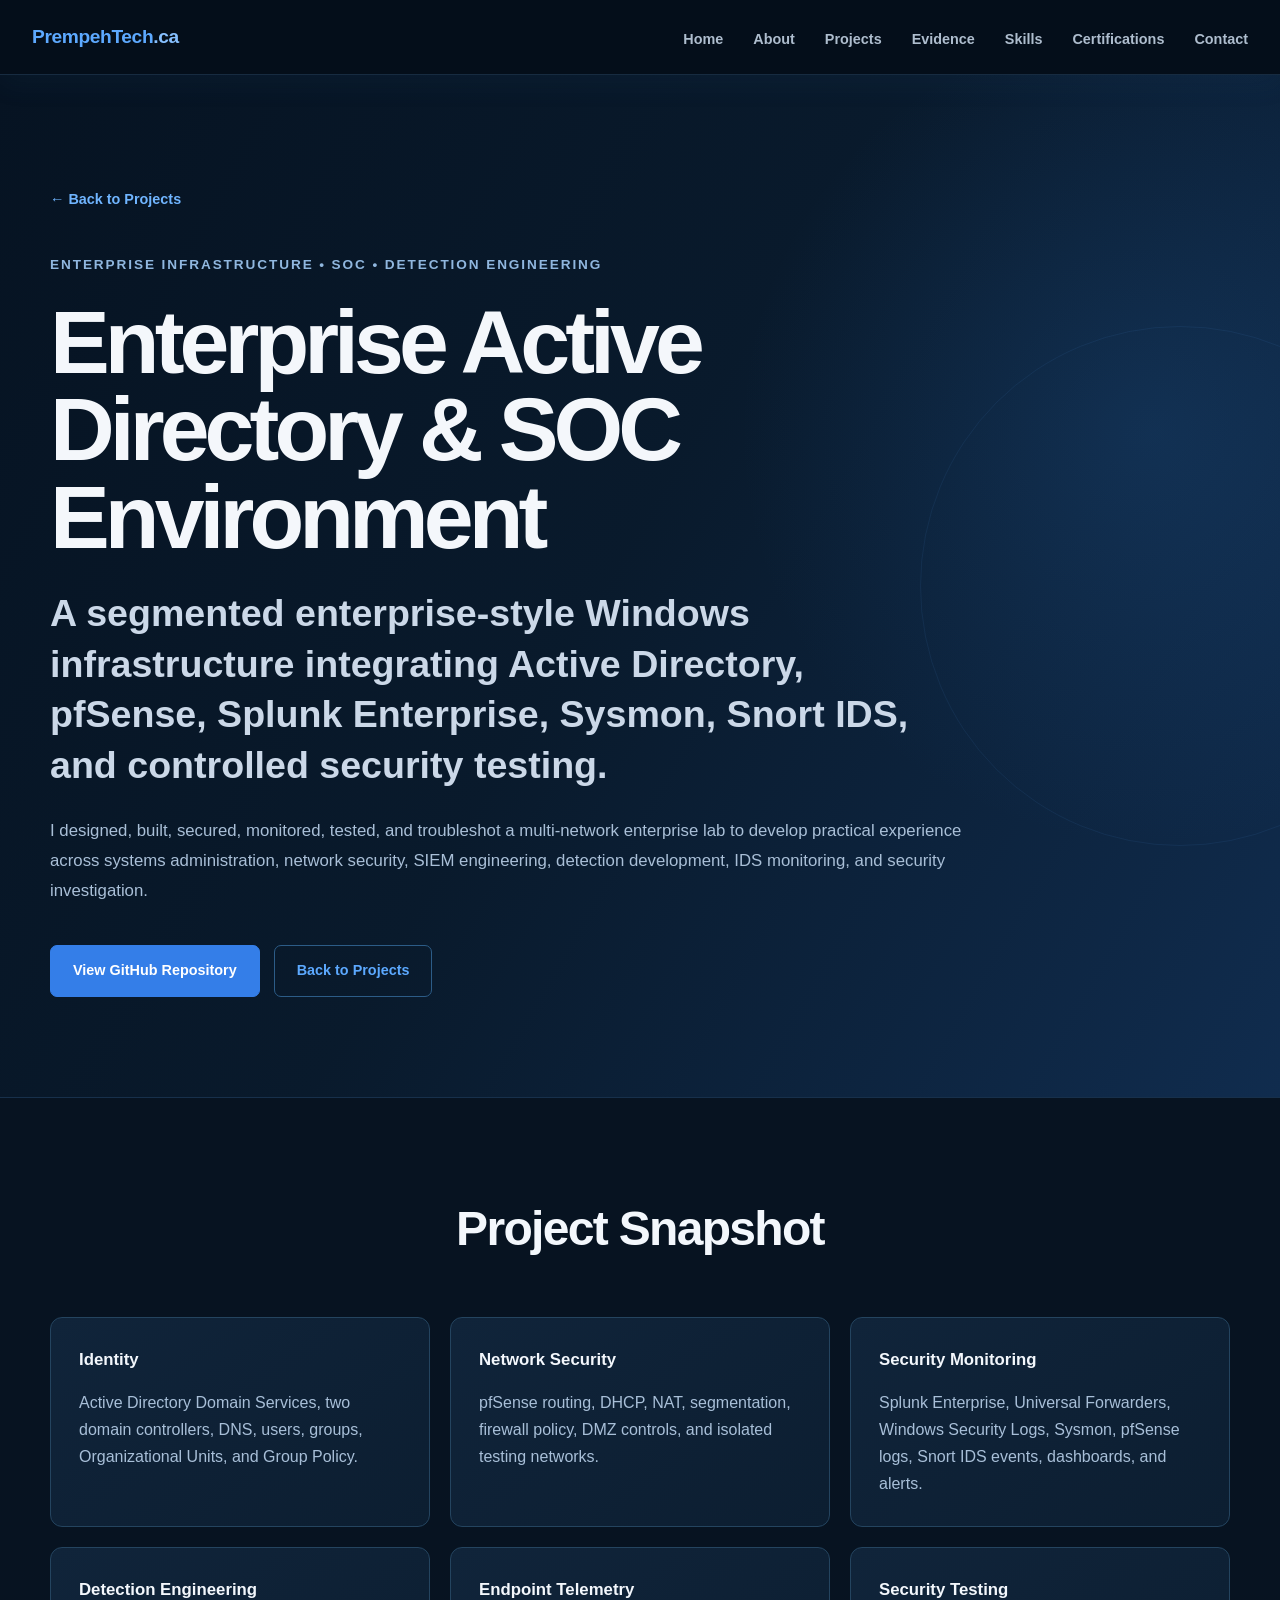
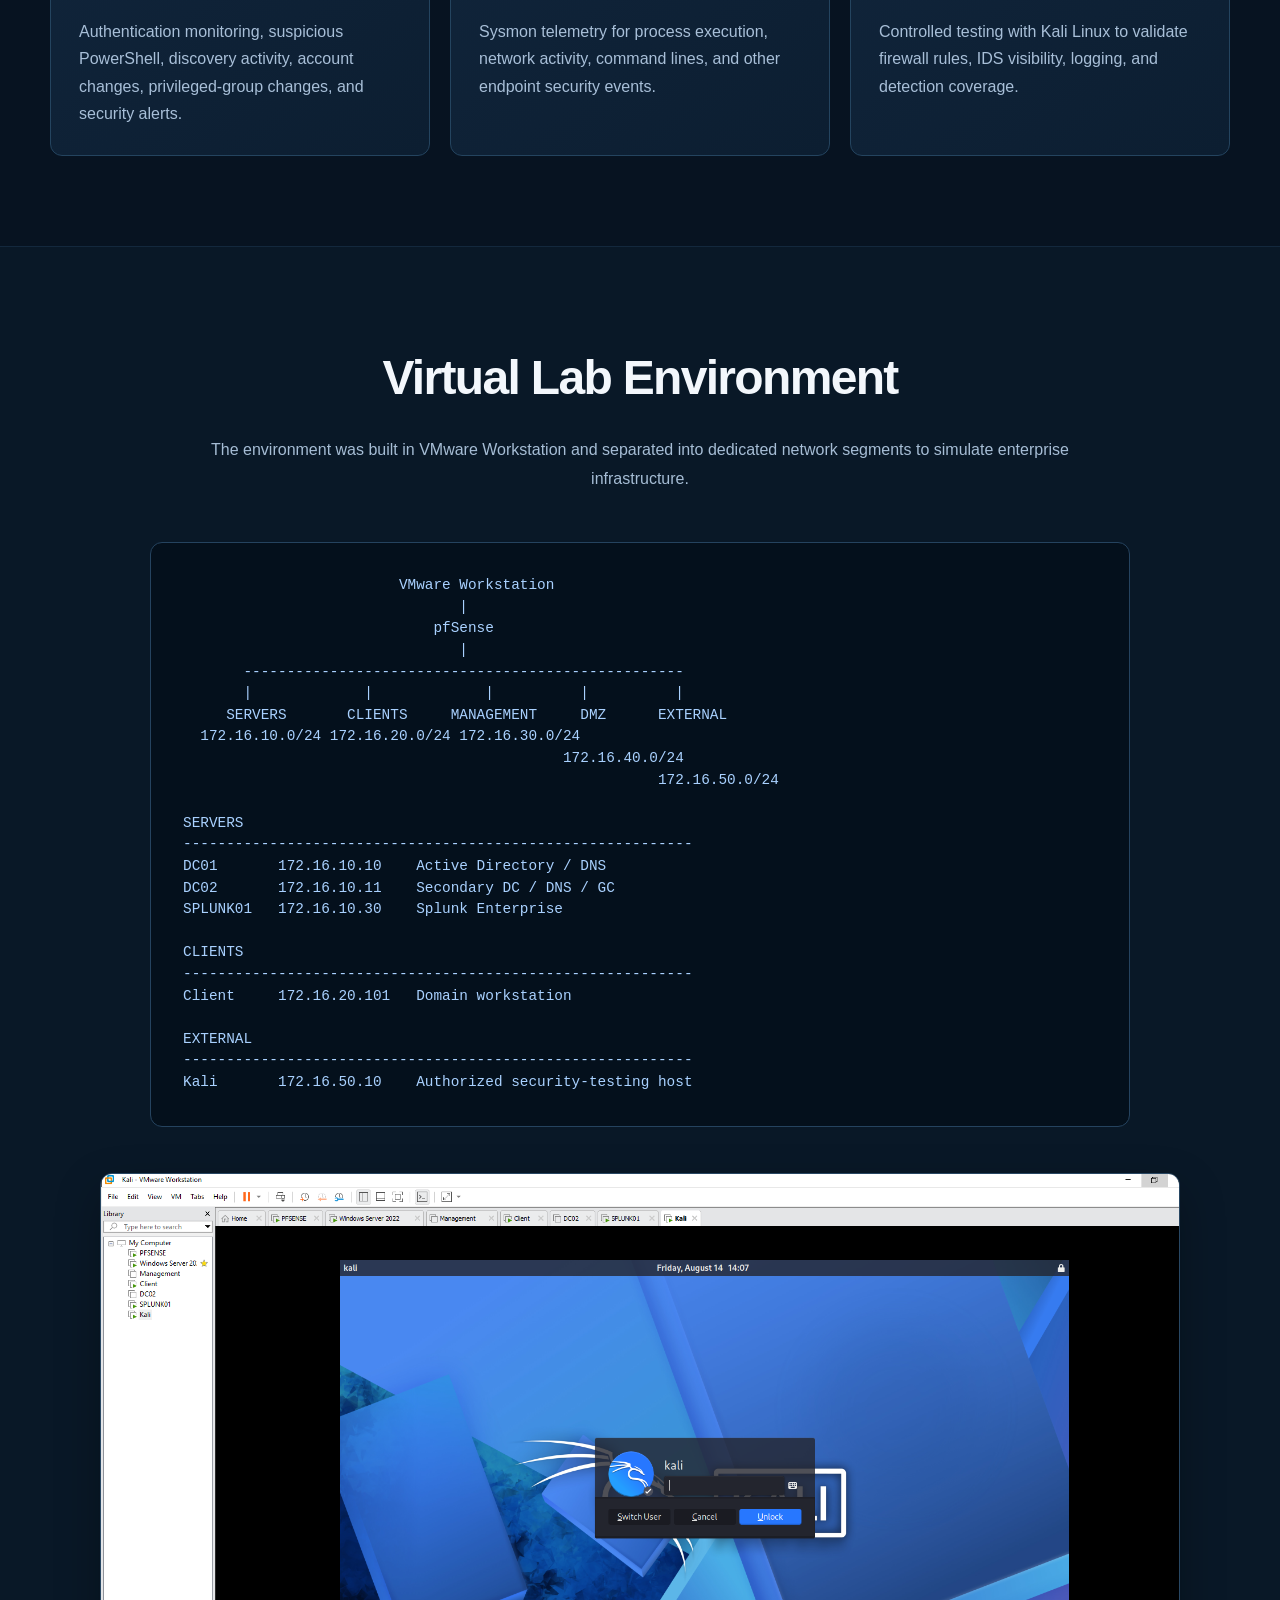
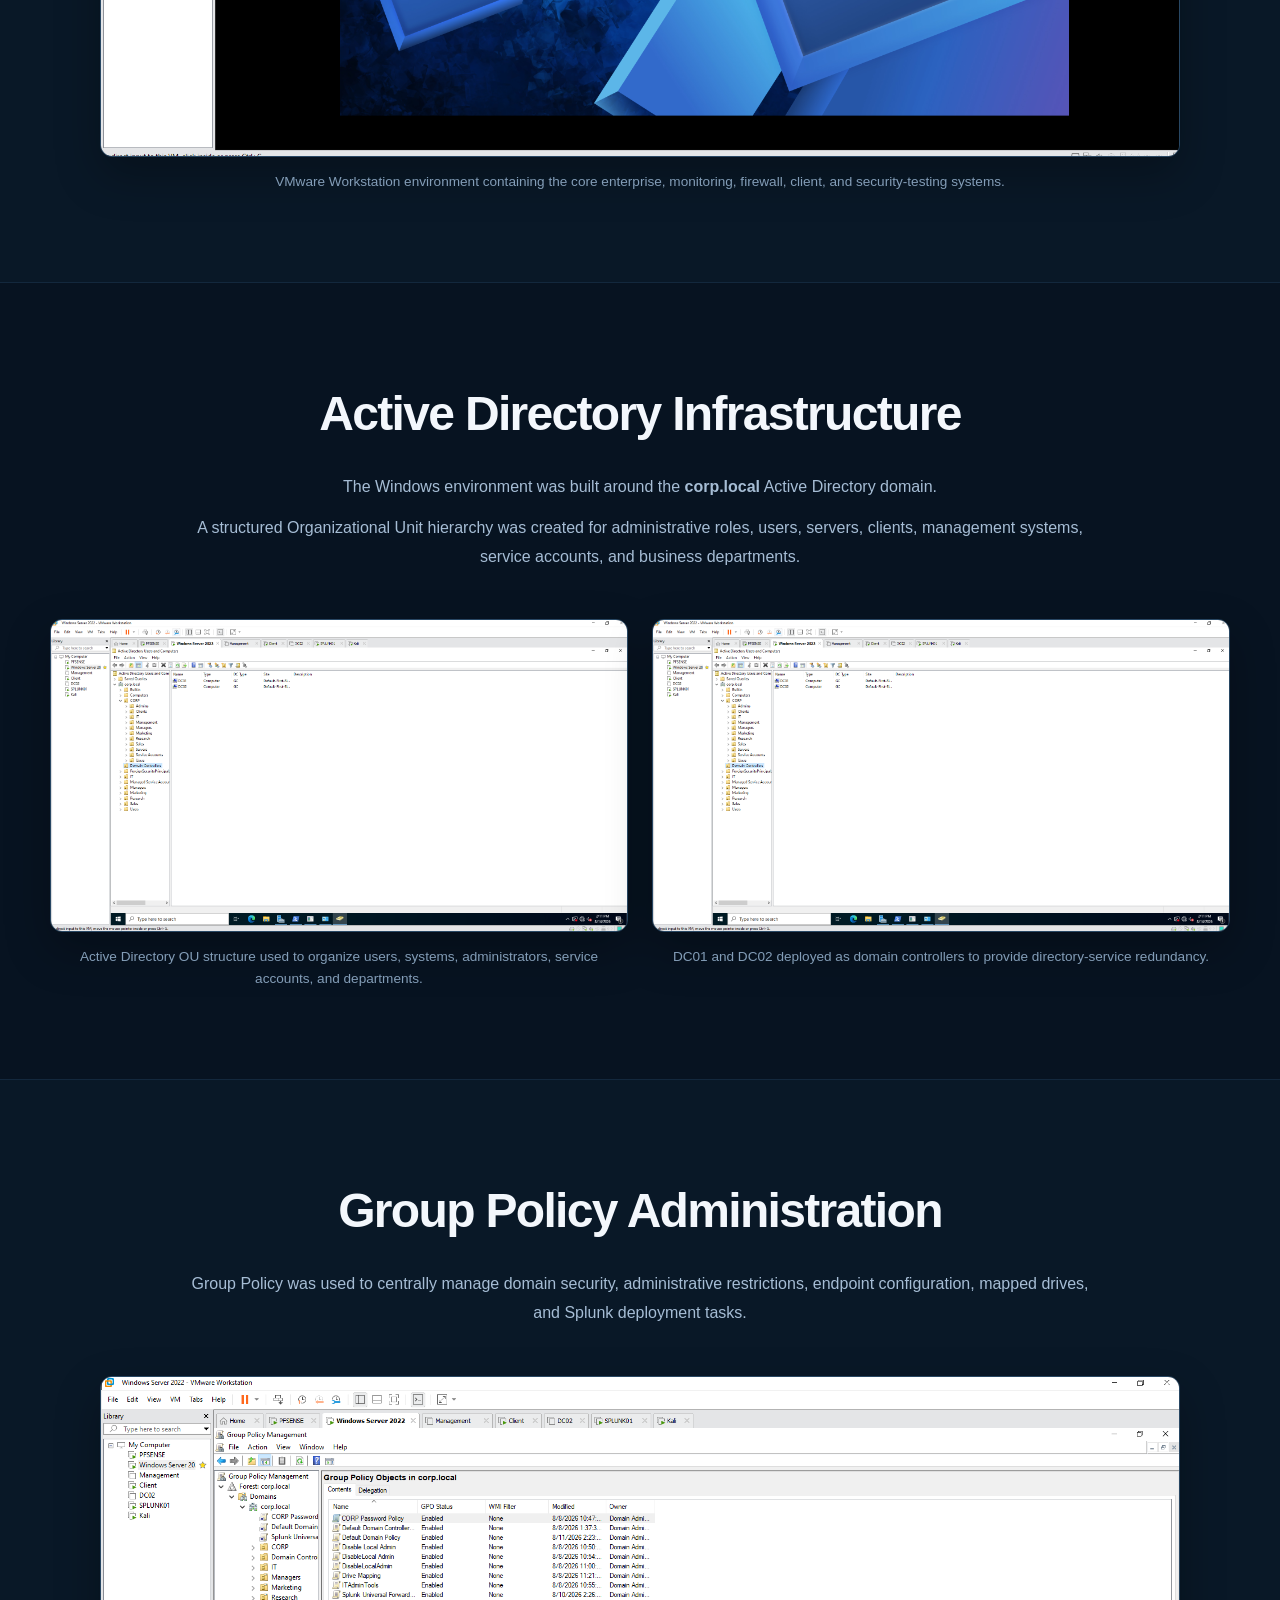
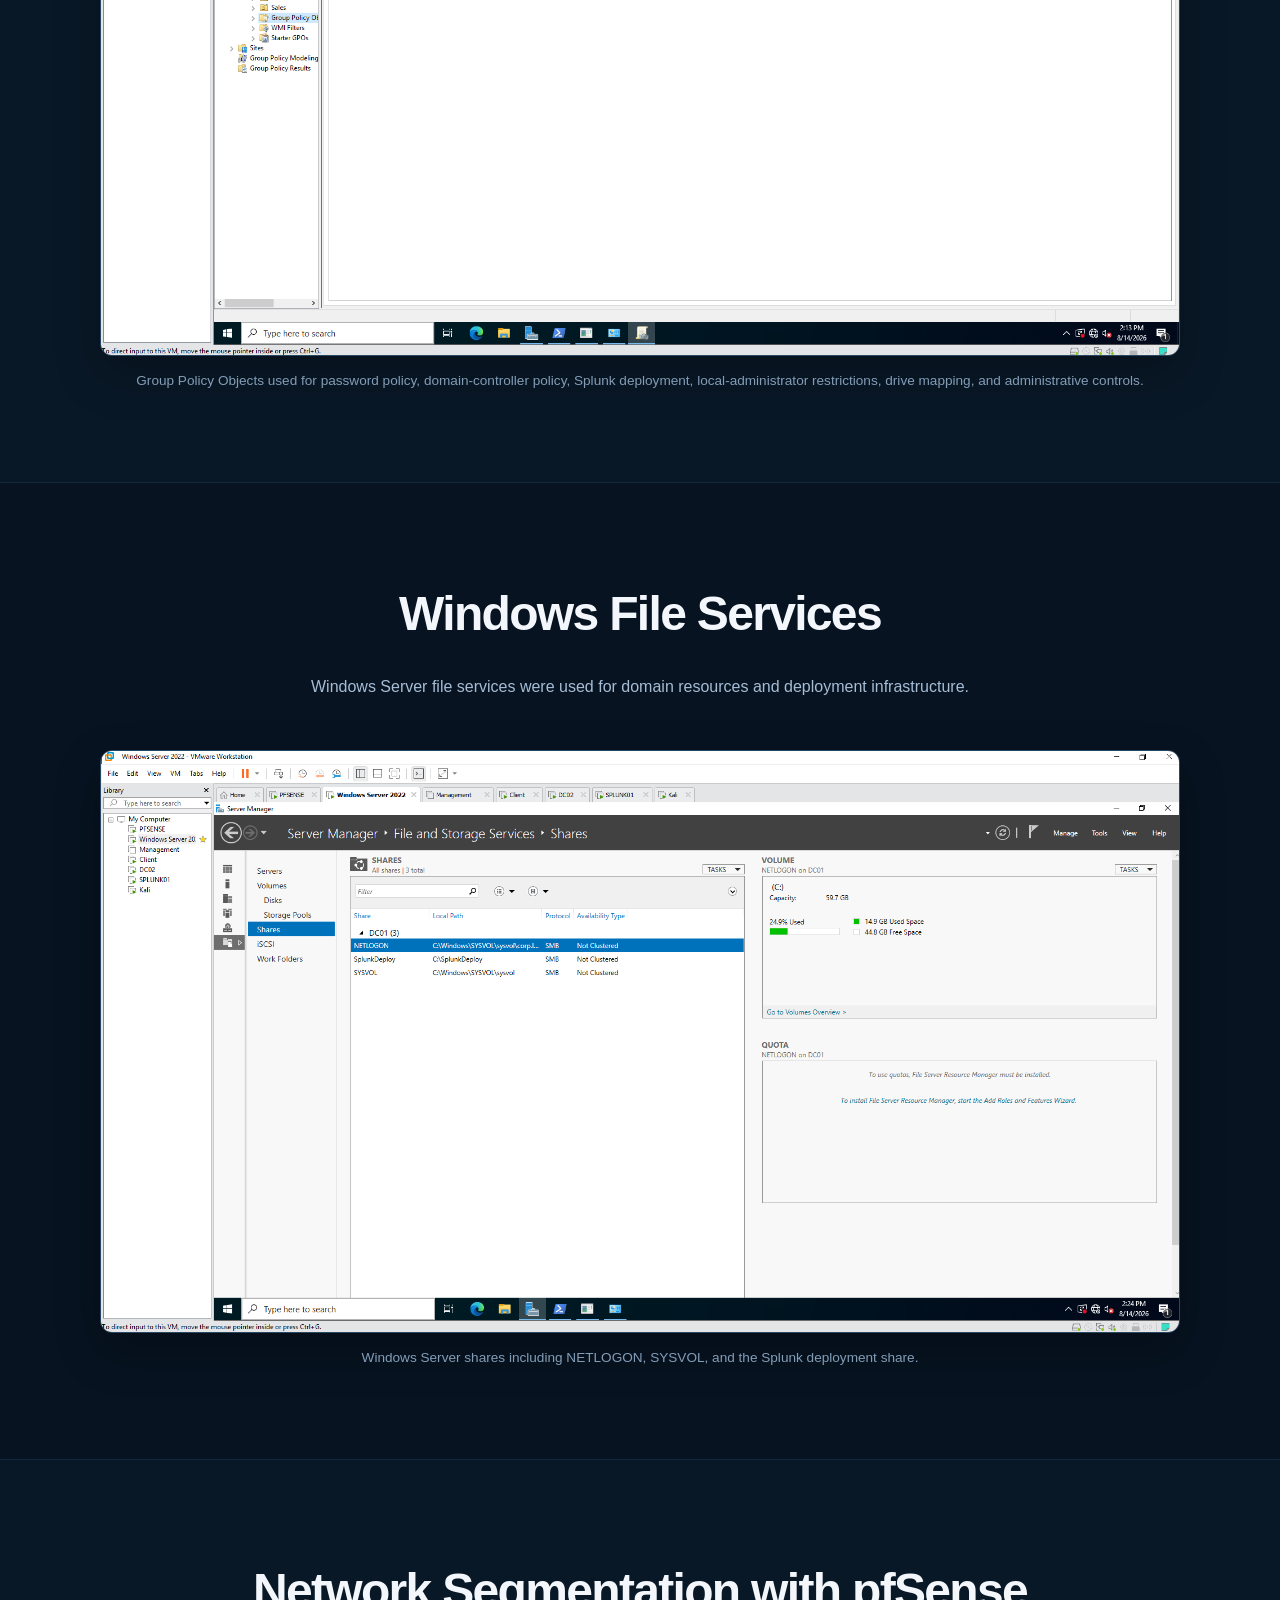
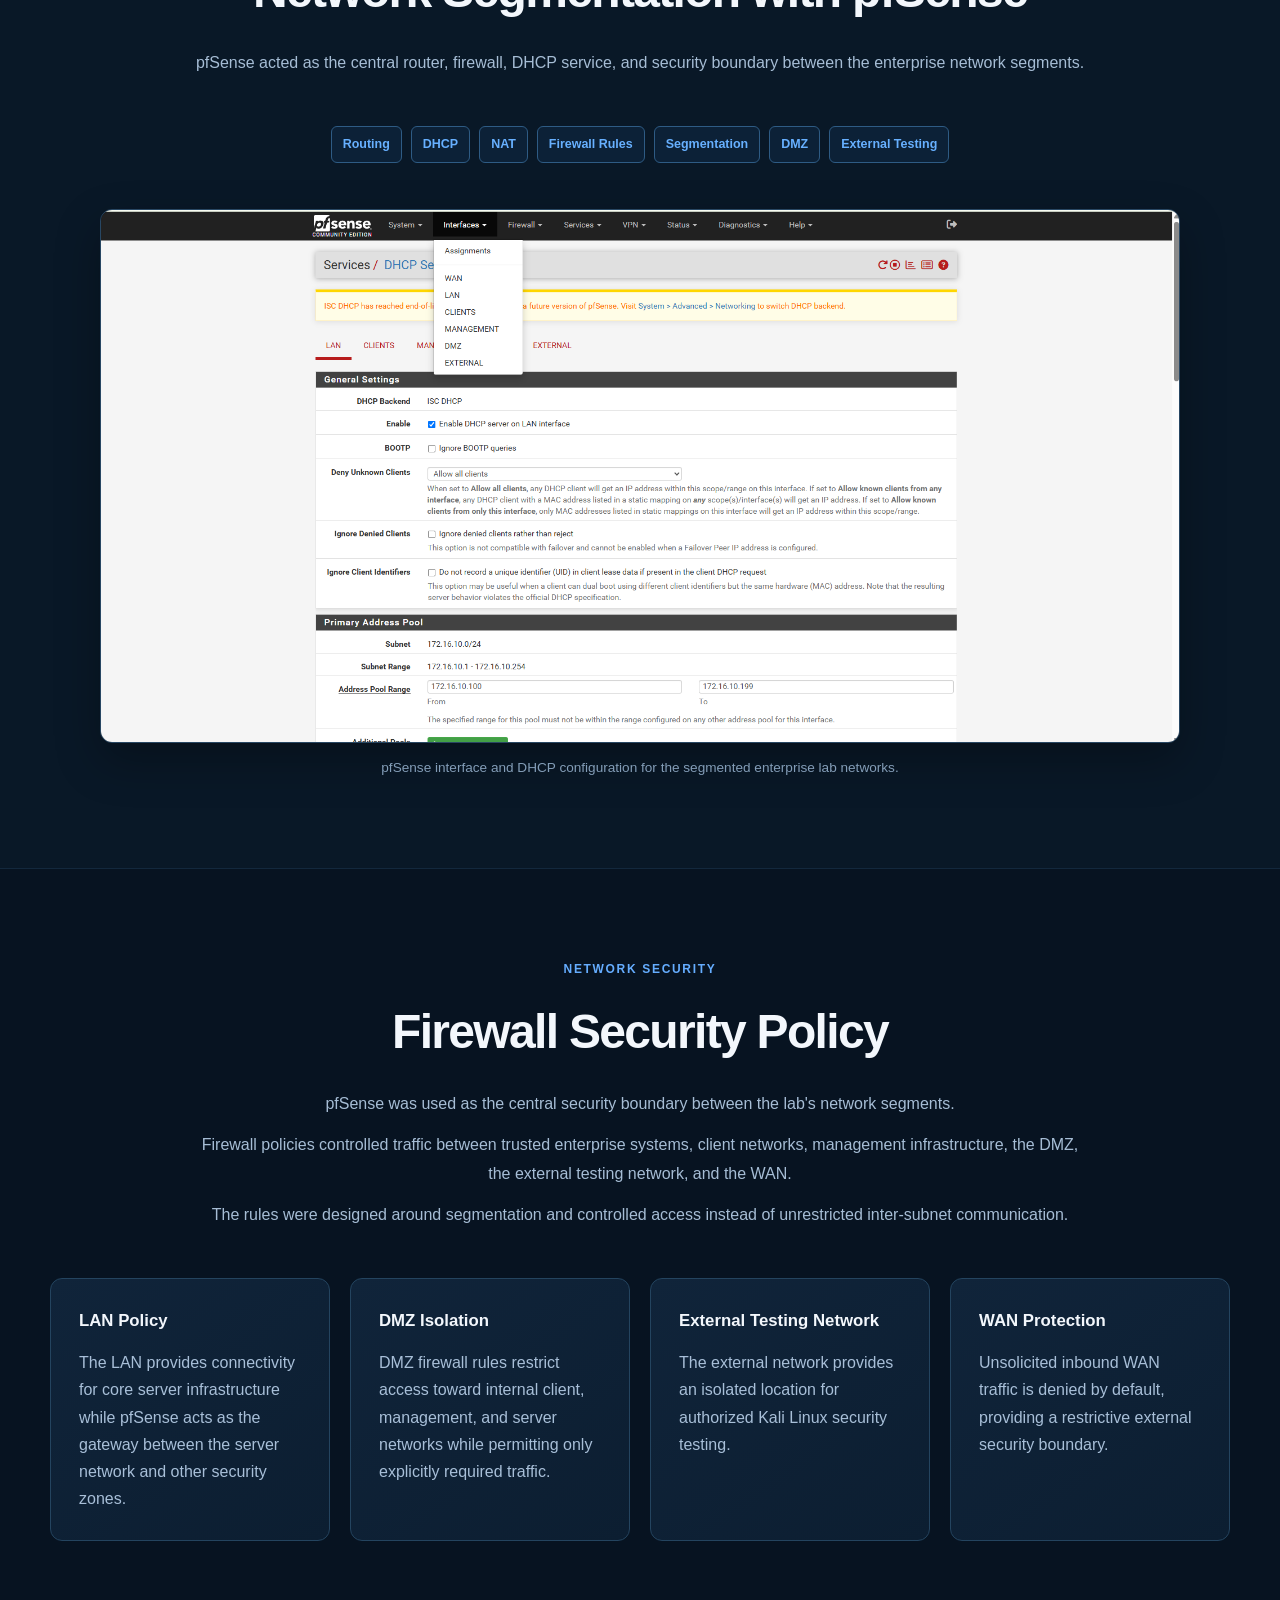
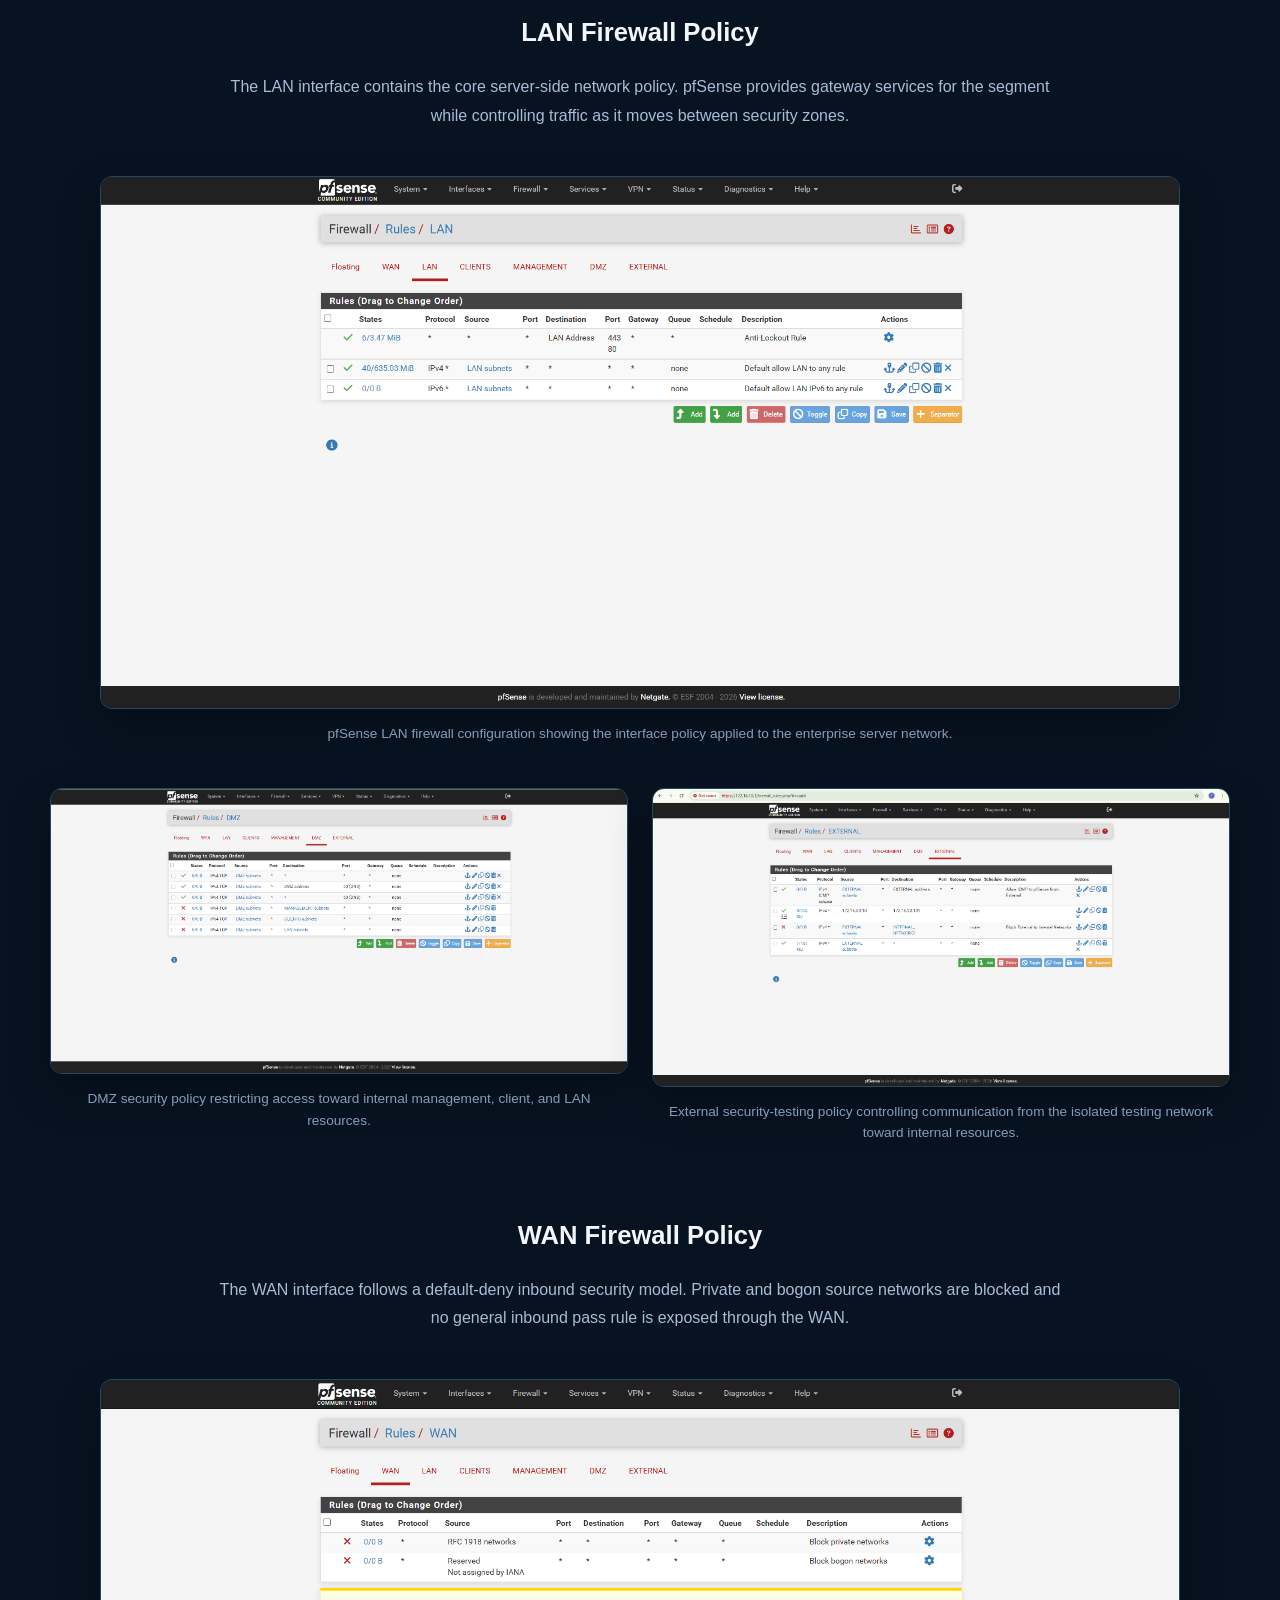
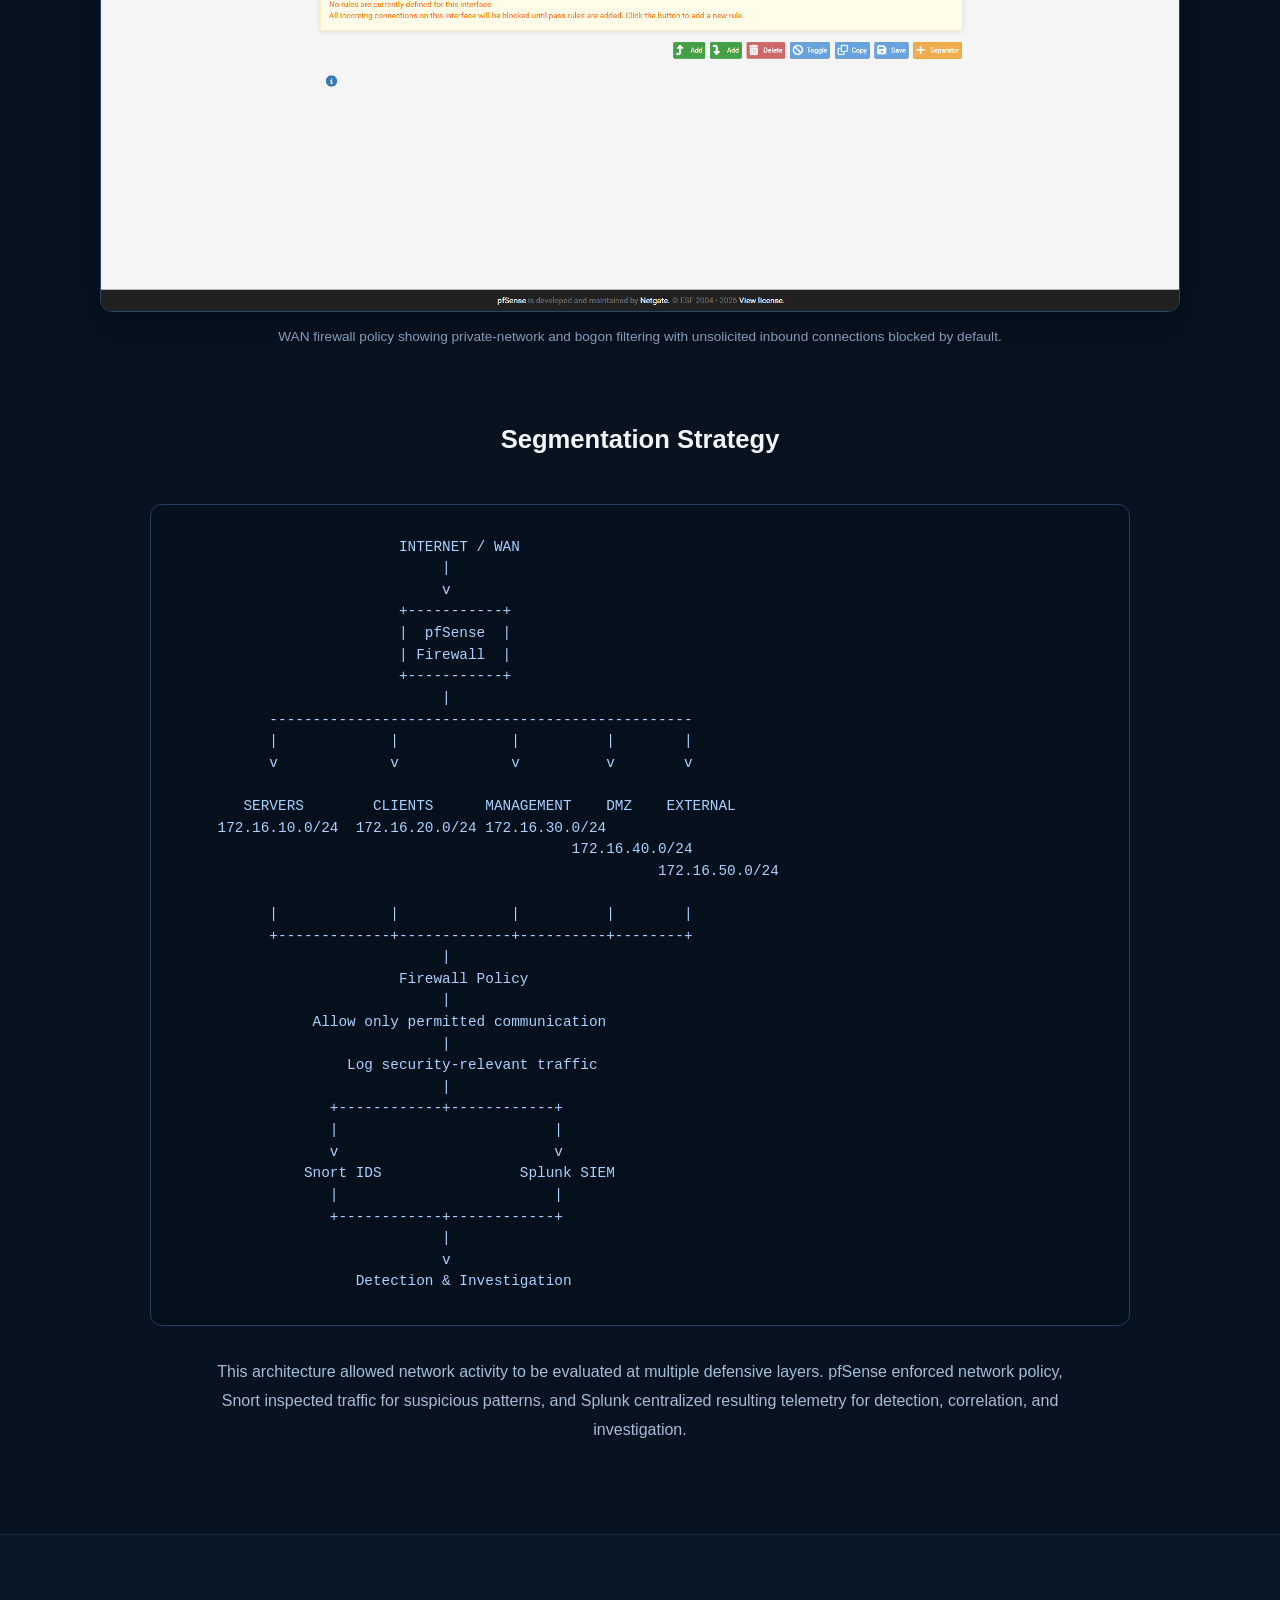
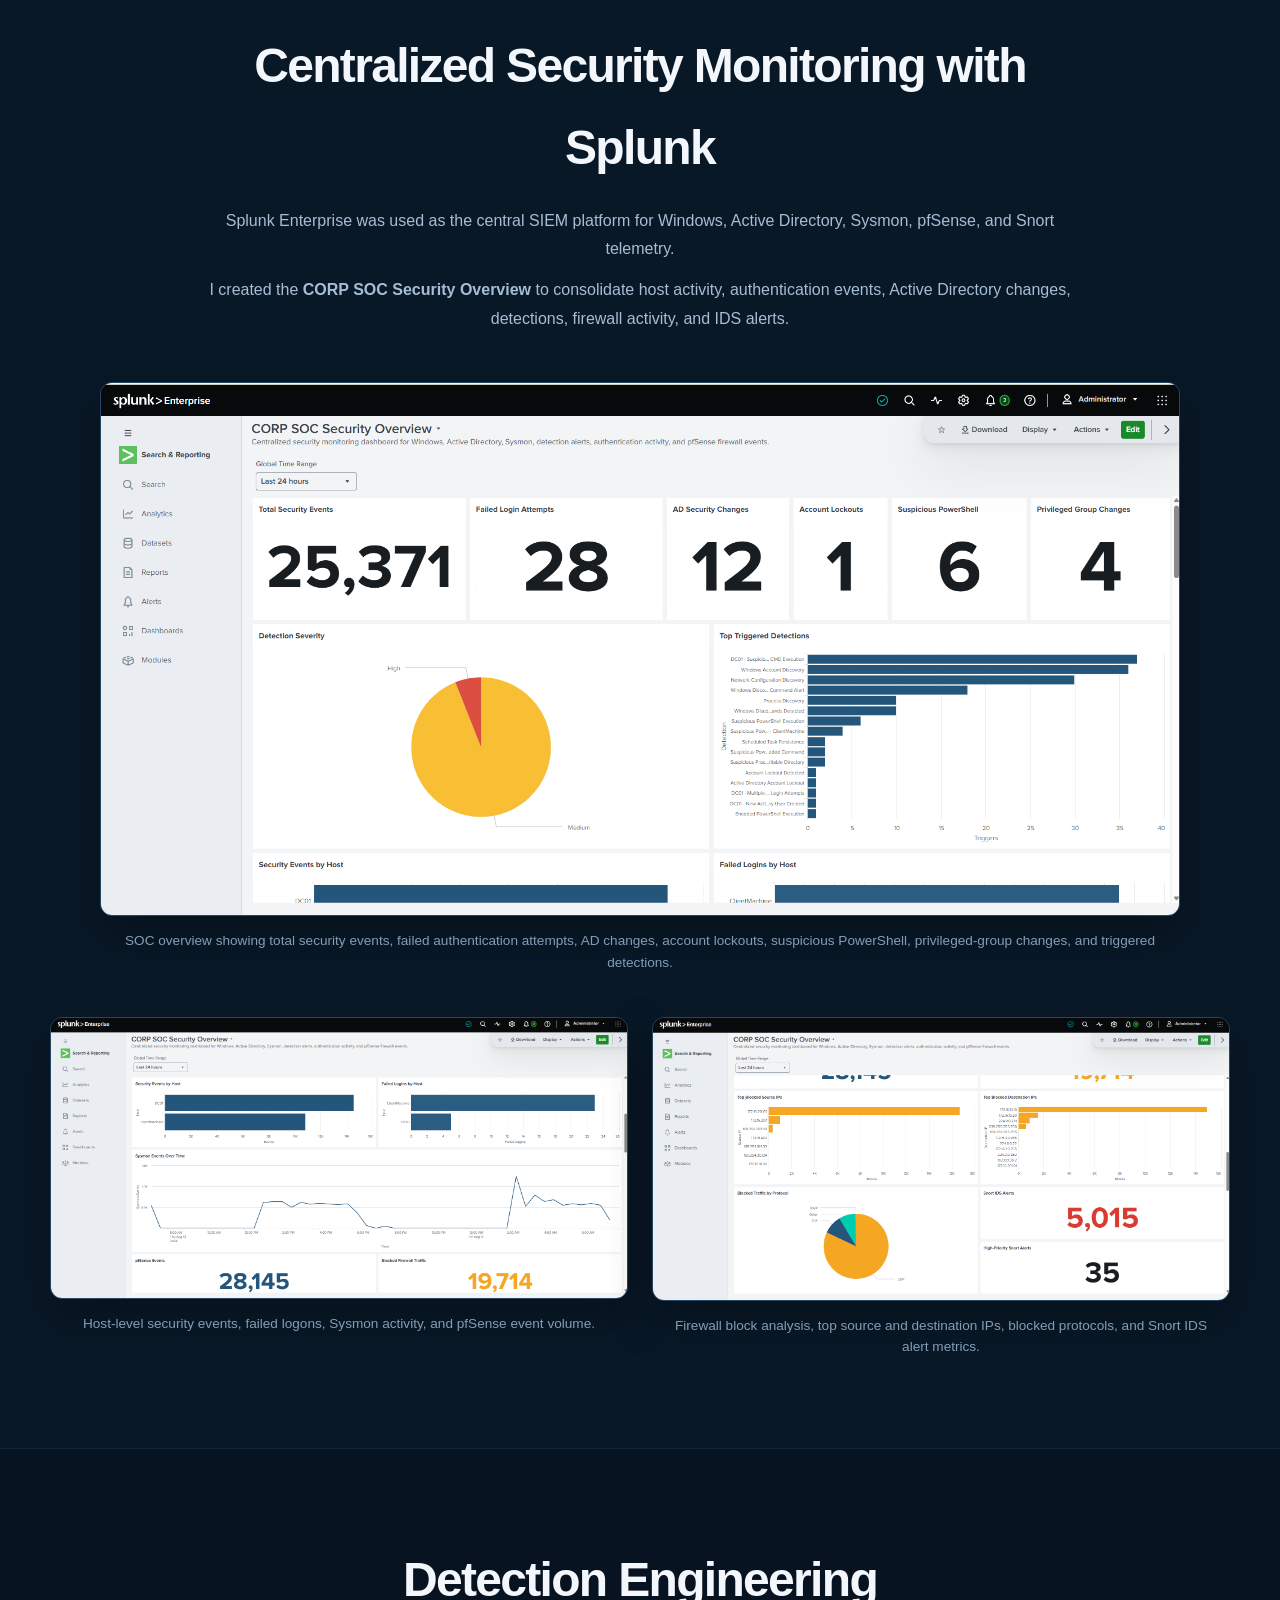
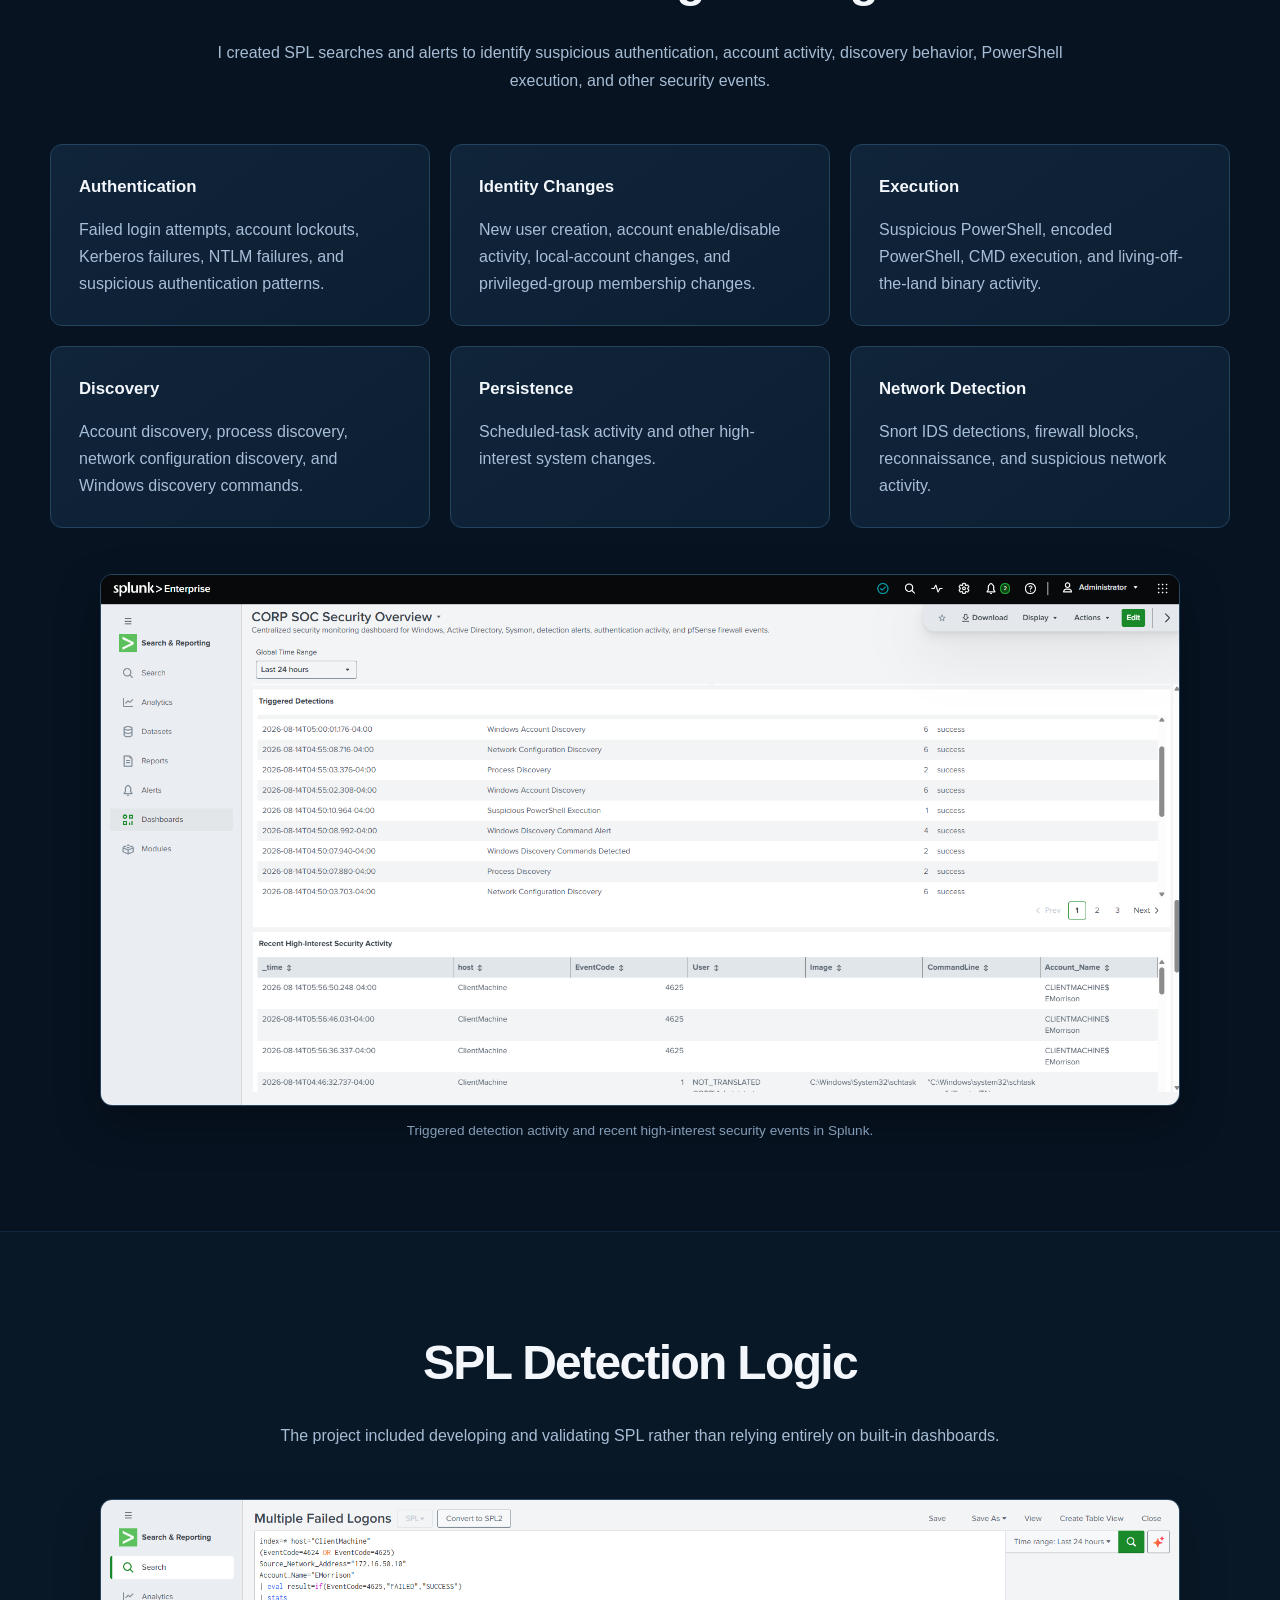
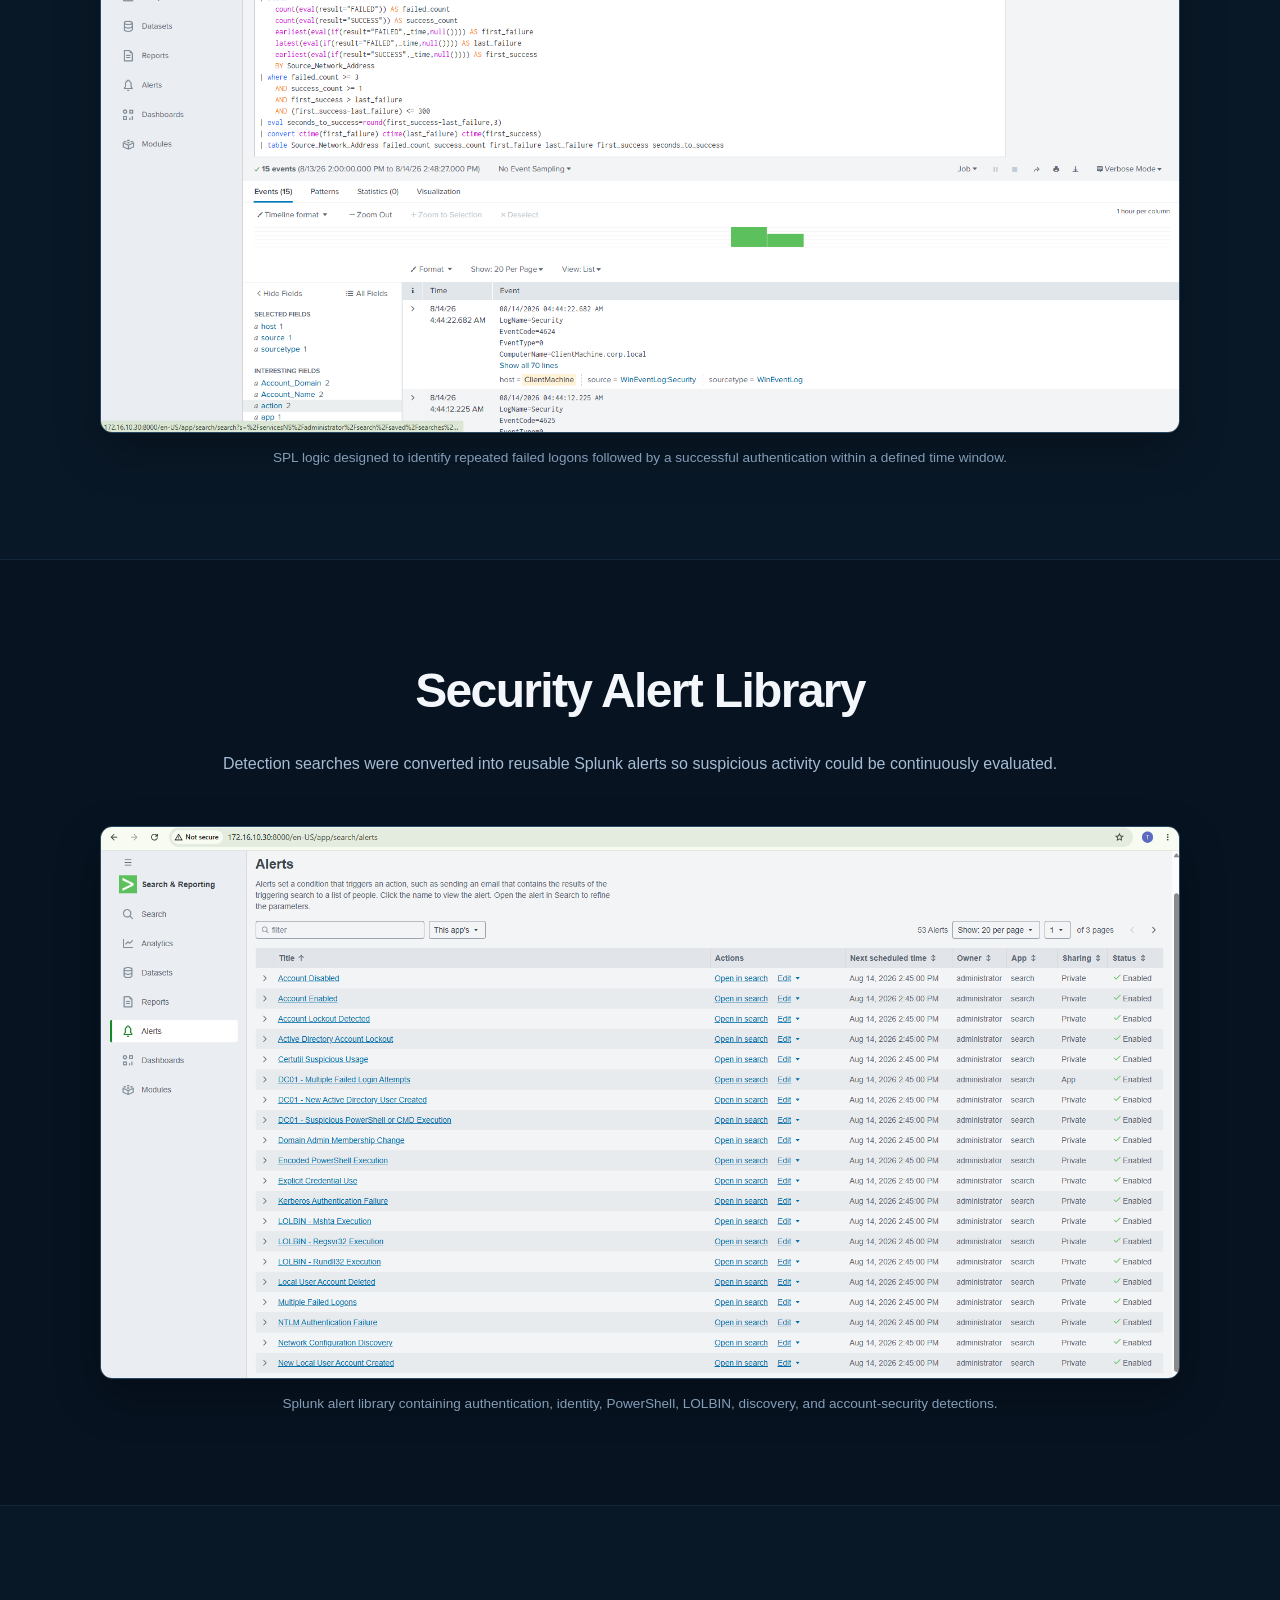
<file: projects/enterprise-ad-soc.html>
<!DOCTYPE html>
<html lang="en">

<head>
    <!-- Browser security policy: generated by scripts/security_policy.py -->
    <meta http-equiv="Content-Security-Policy" content="default-src 'none'; script-src 'self' ; script-src-attr 'none'; style-src 'self' 'unsafe-inline'; img-src 'self' data:; font-src 'self'; connect-src 'self'; media-src 'self'; frame-src 'none'; object-src 'none'; base-uri 'none'; form-action 'self'">
    <meta name="referrer" content="strict-origin-when-cross-origin">
    <!-- /Browser security policy -->
    <meta charset="UTF-8">

    <meta
        name="viewport"
        content="width=device-width, initial-scale=1.0"
    >
    <link rel="icon" type="image/svg+xml" href="/favicon.svg?v=20261007-pthex">


    <meta
        name="description"
        content="Enterprise Active Directory and SOC engineering case study using Windows Server, Active Directory, pfSense, Splunk Enterprise, Sysmon, Snort IDS, VMware and Kali Linux."
    >

    <title>
        Enterprise Active Directory & SOC Project | PrempehTech.ca
    </title>

    <link rel="stylesheet" href="../style.css">


    <style>

        /* =========================================================
           PROJECT PAGE BASE
        ========================================================= */

        body {
            overflow-x: hidden;
        }

        .case-page {
            background: #071321;
        }

        .case-container {
            width: min(1180px, calc(100% - 64px));
            margin: 0 auto;
        }


        /* =========================================================
           HEADER
        ========================================================= */

        .site-header {
            position: sticky;
            top: 0;
            z-index: 1000;

            background: rgba(5, 15, 27, 0.96);

            border-bottom: 1px solid #172b40;

            backdrop-filter: blur(12px);
        }

        .nav-container {
            width: min(1420px, calc(100% - 64px));
            min-height: 74px;

            margin: 0 auto;

            display: flex;
            align-items: center;
        }

        .brand {
            flex: 0 0 auto;

            color: #5da9ff;

            font-size: 1.2rem;
            font-weight: 800;

            text-decoration: none;

            letter-spacing: -0.02em;
        }

        .brand span {
            color: #87c0ff;
        }

        .main-nav {
            margin-left: auto;

            display: flex;
            align-items: center;
            justify-content: flex-end;

            gap: 30px;
        }

        .main-nav a {
            position: relative;

            color: #aebdce;

            font-size: 0.9rem;
            font-weight: 700;

            text-decoration: none;

            padding: 26px 0 22px;
        }

        .main-nav a:hover {
            color: #5da9ff;
        }

        .main-nav a::after {
            content: "";

            position: absolute;

            left: 0;
            right: 0;
            bottom: 16px;

            height: 2px;

            background: #4f9dff;

            transform: scaleX(0);

            transition: transform 0.2s ease;
        }

        .main-nav a:hover::after {
            transform: scaleX(1);
        }

        .mobile-menu {
            display: none;
        }


        /* =========================================================
           HERO
        ========================================================= */

        .project-hero {
            position: relative;

            min-height: 700px;

            display: flex;
            align-items: center;

            overflow: hidden;

            background:
                radial-gradient(
                    circle at 90% 35%,
                    rgba(40, 105, 175, 0.20),
                    transparent 31%
                ),
                linear-gradient(
                    120deg,
                    #061322 0%,
                    #091a2c 48%,
                    #102c4e 100%
                );

            border-bottom: 1px solid #17304b;
        }

        .project-hero::after {
            content: "";

            position: absolute;

            width: 520px;
            height: 520px;

            right: -160px;
            top: 50%;

            transform: translateY(-50%);

            border: 1px solid rgba(90, 165, 245, 0.08);

            border-radius: 50%;
        }

        .project-hero-content {
            position: relative;
            z-index: 2;

            width: min(1180px, calc(100% - 64px));

            margin: 0 auto;

            padding: 110px 0 100px;
        }

        .back-link {
            display: inline-flex;
            align-items: center;

            gap: 8px;

            margin-bottom: 42px;

            color: #70b5ff;

            font-size: 0.9rem;
            font-weight: 700;

            text-decoration: none;
        }

        .back-link:hover {
            color: #ffffff;
        }

        .project-eyebrow {
            margin: 0 0 22px;

            color: #90b7df;

            font-size: 0.85rem;
            font-weight: 800;

            letter-spacing: 0.14em;

            text-transform: uppercase;
        }

        .project-hero h1 {
            max-width: 960px;

            margin: 0 0 26px;

            color: #f4f7fb;

            font-size: clamp(3.4rem, 7vw, 6.4rem);

            line-height: 0.98;

            letter-spacing: -0.055em;
        }

        .project-hero h2 {
            max-width: 900px;

            margin: 0 0 25px;

            color: #cbd8e8;

            font-size: clamp(1.55rem, 3vw, 2.35rem);

            line-height: 1.35;

            font-weight: 700;
        }

        .project-summary {
            max-width: 920px;

            margin: 0;

            color: #a9bfd7;

            font-size: 1.05rem;

            line-height: 1.8;
        }

        .hero-buttons {
            margin-top: 38px;

            display: flex;
            flex-wrap: wrap;

            gap: 14px;
        }

        .project-btn {
            min-height: 52px;

            display: inline-flex;
            align-items: center;
            justify-content: center;

            padding: 0 22px;

            border-radius: 7px;

            font-size: 0.9rem;
            font-weight: 800;

            text-decoration: none;

            transition:
                transform 0.2s ease,
                border-color 0.2s ease,
                background 0.2s ease;
        }

        .project-btn.primary {
            color: #ffffff;

            background: #347ee8;

            border: 1px solid #347ee8;
        }

        .project-btn.secondary {
            color: #5ca9ff;

            background: transparent;

            border: 1px solid #2c5c87;
        }

        .project-btn:hover {
            transform: translateY(-2px);
        }


        /* =========================================================
           SECTIONS
        ========================================================= */

        .case-section {
            padding: 90px 0;

            border-bottom: 1px solid #13283d;
        }

        .case-section.alt {
            background: #091827;
        }

        .case-section-header {
            max-width: 900px;

            margin: 0 auto 48px;

            text-align: center;
        }

        .case-section-header .section-eyebrow {
            margin: 0 0 10px;

            color: #65adff;

            font-size: 0.75rem;
            font-weight: 800;

            letter-spacing: 0.14em;

            text-transform: uppercase;
        }

        .case-section-header h2 {
            margin: 0 0 18px;

            color: #f3f7fc;

            font-size: clamp(2rem, 4vw, 3rem);

            letter-spacing: -0.035em;
        }

        .case-section-header p {
            margin: 0 auto 12px;

            color: #a6bdd5;

            font-size: 1rem;

            line-height: 1.8;
        }


        /* =========================================================
           INFO CARDS
        ========================================================= */

        .case-grid {
            display: grid;

            grid-template-columns:
                repeat(3, minmax(0, 1fr));

            gap: 20px;
        }

        .case-grid.four {
            grid-template-columns:
                repeat(4, minmax(0, 1fr));
        }

        .case-card {
            padding: 28px;

            background:
                linear-gradient(
                    145deg,
                    #10243a,
                    #0c1e31
                );

            border: 1px solid #24445f;

            border-radius: 12px;
        }

        .case-card h3 {
            margin: 0 0 14px;

            color: #f3f7fc;

            font-size: 1.05rem;
        }

        .case-card p {
            margin: 0;

            color: #a8bfd8;

            line-height: 1.7;
        }


        /* =========================================================
           SUBHEADINGS
        ========================================================= */

        .case-subheading {
            margin: 70px auto 18px;

            max-width: 900px;

            color: #f3f7fc;

            font-size: 1.6rem;

            text-align: center;
        }

        .subheading-copy {
            max-width: 850px;

            margin: 0 auto;

            color: #a6bdd5;

            line-height: 1.8;

            text-align: center;
        }


        /* =========================================================
           TAGS
        ========================================================= */

        .tags {
            display: flex;
            flex-wrap: wrap;

            gap: 9px;

            justify-content: center;

            margin-top: 30px;
        }

        .tags span {
            padding: 7px 11px;

            color: #67b0ff;

            background: #0c2137;

            border: 1px solid #2e5b84;

            border-radius: 6px;

            font-size: 0.78rem;
            font-weight: 700;
        }


        /* =========================================================
           IMAGES
        ========================================================= */

        .case-image {
            margin: 46px auto 0;

            max-width: 1080px;
        }

        .case-image img {
            display: block;

            width: 100%;
            height: auto;

            border-radius: 12px;

            border: 1px solid #284763;

            box-shadow:
                0 18px 45px rgba(0, 0, 0, 0.28);
        }

        .case-image figcaption {
            margin-top: 14px;

            padding: 0 10px;

            color: #839db7;

            font-size: 0.85rem;

            line-height: 1.6;

            text-align: center;
        }

        .case-gallery {
            display: grid;

            gap: 24px;

            margin-top: 44px;
        }

        .two-column-gallery {
            grid-template-columns:
                repeat(2, minmax(0, 1fr));
        }

        .case-gallery .case-image {
            margin: 0;
        }


        /* =========================================================
           ARCHITECTURE
        ========================================================= */

        .architecture-block {
            max-width: 980px;

            margin: 42px auto 0;

            padding: 32px;

            overflow-x: auto;

            background: #04101c;

            border: 1px solid #25435f;

            border-radius: 12px;
        }

        .architecture-block pre {
            margin: 0;

            color: #a9d1ff;

            font-family:
                "Courier New",
                Courier,
                monospace;

            font-size: 0.9rem;

            line-height: 1.5;
        }


        /* =========================================================
           CTA
        ========================================================= */

        .project-cta {
            padding: 90px 0;

            text-align: center;

            background:
                linear-gradient(
                    135deg,
                    #0a1a2b,
                    #102b48
                );
        }

        .project-cta h2 {
            margin: 0 0 16px;

            color: #f4f7fb;

            font-size: 2.4rem;
        }

        .project-cta p {
            max-width: 760px;

            margin: 0 auto 28px;

            color: #a8bfd8;

            line-height: 1.8;
        }

        .project-cta-links {
            display: flex;
            justify-content: center;
            flex-wrap: wrap;

            gap: 14px;
        }


        /* =========================================================
           FOOTER
        ========================================================= */

        footer {
            padding: 28px 20px;

            text-align: center;

            background: #050f1b;

            border-top: 1px solid #17293b;
        }

        footer p {
            margin: 0;

            color: #7189a3;

            font-size: 0.84rem;
        }


        /* =========================================================
           RESPONSIVE
        ========================================================= */

        @media (max-width: 1100px) {

            .main-nav {
                gap: 20px;
            }

            .case-grid,
            .case-grid.four {
                grid-template-columns:
                    repeat(2, minmax(0, 1fr));
            }

        }


        @media (max-width: 820px) {

            .nav-container {
                width: min(100% - 32px, 1420px);
            }

            .main-nav {
                display: none;
            }

            .mobile-menu {
                margin-left: auto;

                display: inline-flex;

                align-items: center;
                justify-content: center;

                width: 42px;
                height: 42px;

                color: #5ca9ff;

                background: #0b1e31;

                border: 1px solid #244d73;

                border-radius: 7px;
            }

            .project-hero-content,
            .case-container {
                width: min(100% - 36px, 1180px);
            }

            .project-hero {
                min-height: auto;
            }

            .project-hero-content {
                padding: 80px 0;
            }

            .project-hero h1 {
                font-size: clamp(3rem, 14vw, 5rem);
            }

            .case-grid,
            .case-grid.four {
                grid-template-columns: 1fr;
            }

            .two-column-gallery {
                grid-template-columns: 1fr;
            }

        }


        @media (max-width: 520px) {

            .hero-buttons,
            .project-cta-links {
                flex-direction: column;
            }

            .project-btn {
                width: 100%;
            }

            .architecture-block {
                padding: 18px;
            }

            .architecture-block pre {
                font-size: 0.72rem;
            }

        }

    </style>

</head>



<body class="case-page">


<!-- =========================================================
     HEADER
========================================================= -->

<header class="site-header">

    <div class="nav-container">

        <a
            href="../index.html#home"
            class="brand"
        >
            PrempehTech<span>.ca</span>
        </a>


        <nav
            class="main-nav"
            aria-label="Primary navigation"
        >

            <a href="../index.html#home">
                Home
            </a>

            <a href="../index.html#about">
                About
            </a>

            <a href="../index.html#projects">
                Projects
            </a>

            <a href="../index.html#evidence">
                Evidence
            </a>

            <a href="../index.html#skills">
                Skills
            </a>

            <a href="../index.html#certifications">
                Certifications
            </a>

            <a href="../index.html#contact">
                Contact
            </a>

        </nav>


        <button
            class="mobile-menu"
            type="button"
            aria-label="Open navigation menu"
        >
            ☰
        </button>

    </div>

</header>



<main>


<!-- =========================================================
     HERO
========================================================= -->

<section class="project-hero">

    <div class="project-hero-content">


        <a
            href="../index.html#projects"
            class="back-link"
        >
            ← Back to Projects
        </a>


        <p class="project-eyebrow">
            ENTERPRISE INFRASTRUCTURE • SOC • DETECTION ENGINEERING
        </p>


        <h1>
            Enterprise Active Directory &amp; SOC Environment
        </h1>


        <h2>
            A segmented enterprise-style Windows infrastructure
            integrating Active Directory, pfSense, Splunk Enterprise,
            Sysmon, Snort IDS, and controlled security testing.
        </h2>


        <p class="project-summary">
            I designed, built, secured, monitored, tested, and
            troubleshot a multi-network enterprise lab to develop
            practical experience across systems administration,
            network security, SIEM engineering, detection development,
            IDS monitoring, and security investigation.
        </p>


        <div class="hero-buttons">

            <a
                href="https://github.com/PREMPE/Enterprise-AD-SOC-Lab"
                target="_blank"
                rel="noopener noreferrer"
                class="project-btn primary"
            >
                View GitHub Repository
            </a>


            <a
                href="../index.html#projects"
                class="project-btn secondary"
            >
                Back to Projects
            </a>

        </div>


    </div>

</section>



<!-- =========================================================
     PROJECT SNAPSHOT
========================================================= -->

<section class="case-section">

    <div class="case-container">


        <div class="case-section-header">

            <h2>
                Project Snapshot
            </h2>

        </div>


        <div class="case-grid">


            <article class="case-card">

                <h3>Identity</h3>

                <p>
                    Active Directory Domain Services, two domain
                    controllers, DNS, users, groups,
                    Organizational Units, and Group Policy.
                </p>

            </article>


            <article class="case-card">

                <h3>Network Security</h3>

                <p>
                    pfSense routing, DHCP, NAT, segmentation,
                    firewall policy, DMZ controls,
                    and isolated testing networks.
                </p>

            </article>


            <article class="case-card">

                <h3>Security Monitoring</h3>

                <p>
                    Splunk Enterprise, Universal Forwarders,
                    Windows Security Logs, Sysmon, pfSense logs,
                    Snort IDS events, dashboards, and alerts.
                </p>

            </article>


            <article class="case-card">

                <h3>Detection Engineering</h3>

                <p>
                    Authentication monitoring, suspicious PowerShell,
                    discovery activity, account changes,
                    privileged-group changes, and security alerts.
                </p>

            </article>


            <article class="case-card">

                <h3>Endpoint Telemetry</h3>

                <p>
                    Sysmon telemetry for process execution,
                    network activity, command lines,
                    and other endpoint security events.
                </p>

            </article>


            <article class="case-card">

                <h3>Security Testing</h3>

                <p>
                    Controlled testing with Kali Linux to validate
                    firewall rules, IDS visibility, logging,
                    and detection coverage.
                </p>

            </article>


        </div>

    </div>

</section>



<!-- =========================================================
     LAB ENVIRONMENT
========================================================= -->

<section class="case-section alt">

    <div class="case-container">


        <div class="case-section-header">

            <h2>
                Virtual Lab Environment
            </h2>

            <p>
                The environment was built in VMware Workstation
                and separated into dedicated network segments
                to simulate enterprise infrastructure.
            </p>

        </div>


        <div class="architecture-block">

<pre>
                         VMware Workstation
                                |
                             pfSense
                                |
       ---------------------------------------------------
       |             |             |          |          |
     SERVERS       CLIENTS     MANAGEMENT     DMZ      EXTERNAL
  172.16.10.0/24 172.16.20.0/24 172.16.30.0/24
                                            172.16.40.0/24
                                                       172.16.50.0/24

SERVERS
-----------------------------------------------------------
DC01       172.16.10.10    Active Directory / DNS
DC02       172.16.10.11    Secondary DC / DNS / GC
SPLUNK01   172.16.10.30    Splunk Enterprise

CLIENTS
-----------------------------------------------------------
Client     172.16.20.101   Domain workstation

EXTERNAL
-----------------------------------------------------------
Kali       172.16.50.10    Authorized security-testing host
</pre>

        </div>


        <figure class="case-image">

            <img
                src="../assets/projects/enterprise-ad-soc/vmware-environment.png"
                alt="VMware Workstation enterprise security lab containing pfSense, Windows Server, management, client, DC02, Splunk and Kali systems"
                loading="lazy"
            >

            <figcaption>
                VMware Workstation environment containing the
                core enterprise, monitoring, firewall, client,
                and security-testing systems.
            </figcaption>

        </figure>


    </div>

</section>



<!-- =========================================================
     ACTIVE DIRECTORY
========================================================= -->

<section class="case-section">

    <div class="case-container">


        <div class="case-section-header">

            <h2>
                Active Directory Infrastructure
            </h2>

            <p>
                The Windows environment was built around the
                <strong>corp.local</strong> Active Directory domain.
            </p>

            <p>
                A structured Organizational Unit hierarchy was
                created for administrative roles, users, servers,
                clients, management systems, service accounts,
                and business departments.
            </p>

        </div>


        <div class="case-gallery two-column-gallery">


            <figure class="case-image">

                <img
                    src="../assets/projects/enterprise-ad-soc/ad-structure.png"
                    alt="Active Directory Users and Computers organizational unit structure"
                    loading="lazy"
                >

                <figcaption>
                    Active Directory OU structure used to organize
                    users, systems, administrators, service accounts,
                    and departments.
                </figcaption>

            </figure>


            <figure class="case-image">

                <img
                    src="../assets/projects/enterprise-ad-soc/domain-controllers.png"
                    alt="Active Directory domain controllers DC01 and DC02"
                    loading="lazy"
                >

                <figcaption>
                    DC01 and DC02 deployed as domain controllers
                    to provide directory-service redundancy.
                </figcaption>

            </figure>


        </div>


    </div>

</section>



<!-- =========================================================
     GROUP POLICY
========================================================= -->

<section class="case-section alt">

    <div class="case-container">


        <div class="case-section-header">

            <h2>
                Group Policy Administration
            </h2>

            <p>
                Group Policy was used to centrally manage domain
                security, administrative restrictions,
                endpoint configuration, mapped drives,
                and Splunk deployment tasks.
            </p>

        </div>


        <figure class="case-image">

            <img
                src="../assets/projects/enterprise-ad-soc/group-policy.png"
                alt="Group Policy Management console showing enterprise GPOs"
                loading="lazy"
            >

            <figcaption>
                Group Policy Objects used for password policy,
                domain-controller policy, Splunk deployment,
                local-administrator restrictions, drive mapping,
                and administrative controls.
            </figcaption>

        </figure>


    </div>

</section>



<!-- =========================================================
     FILE SERVICES
========================================================= -->

<section class="case-section">

    <div class="case-container">


        <div class="case-section-header">

            <h2>
                Windows File Services
            </h2>

            <p>
                Windows Server file services were used for
                domain resources and deployment infrastructure.
            </p>

        </div>


        <figure class="case-image">

            <img
                src="../assets/projects/enterprise-ad-soc/file-server.png"
                alt="Windows Server file and storage services shares"
                loading="lazy"
            >

            <figcaption>
                Windows Server shares including NETLOGON,
                SYSVOL, and the Splunk deployment share.
            </figcaption>

        </figure>


    </div>

</section>



<!-- =========================================================
     NETWORK SEGMENTATION
========================================================= -->

<section class="case-section alt">

    <div class="case-container">


        <div class="case-section-header">

            <h2>
                Network Segmentation with pfSense
            </h2>

            <p>
                pfSense acted as the central router, firewall,
                DHCP service, and security boundary between
                the enterprise network segments.
            </p>

        </div>


        <div class="tags">

            <span>Routing</span>
            <span>DHCP</span>
            <span>NAT</span>
            <span>Firewall Rules</span>
            <span>Segmentation</span>
            <span>DMZ</span>
            <span>External Testing</span>

        </div>


        <figure class="case-image">

            <img
                src="../assets/projects/enterprise-ad-soc/pfsense-dhcp-interfaces.png"
                alt="pfSense DHCP interfaces and LAN DHCP configuration"
                loading="lazy"
            >

            <figcaption>
                pfSense interface and DHCP configuration for the
                segmented enterprise lab networks.
            </figcaption>

        </figure>


    </div>

</section>



<!-- =========================================================
     FIREWALL SECURITY POLICY
========================================================= -->

<section class="case-section">

    <div class="case-container">


        <div class="case-section-header">

            <p class="section-eyebrow">
                NETWORK SECURITY
            </p>

            <h2>
                Firewall Security Policy
            </h2>

            <p>
                pfSense was used as the central security boundary
                between the lab's network segments.
            </p>

            <p>
                Firewall policies controlled traffic between trusted
                enterprise systems, client networks, management
                infrastructure, the DMZ, the external testing network,
                and the WAN.
            </p>

            <p>
                The rules were designed around segmentation and
                controlled access instead of unrestricted
                inter-subnet communication.
            </p>

        </div>


        <div class="case-grid four">


            <article class="case-card">

                <h3>
                    LAN Policy
                </h3>

                <p>
                    The LAN provides connectivity for core server
                    infrastructure while pfSense acts as the gateway
                    between the server network and other security zones.
                </p>

            </article>


            <article class="case-card">

                <h3>
                    DMZ Isolation
                </h3>

                <p>
                    DMZ firewall rules restrict access toward internal
                    client, management, and server networks while
                    permitting only explicitly required traffic.
                </p>

            </article>


            <article class="case-card">

                <h3>
                    External Testing Network
                </h3>

                <p>
                    The external network provides an isolated location
                    for authorized Kali Linux security testing.
                </p>

            </article>


            <article class="case-card">

                <h3>
                    WAN Protection
                </h3>

                <p>
                    Unsolicited inbound WAN traffic is denied by default,
                    providing a restrictive external security boundary.
                </p>

            </article>


        </div>


        <h3 class="case-subheading">
            LAN Firewall Policy
        </h3>

        <p class="subheading-copy">
            The LAN interface contains the core server-side network
            policy. pfSense provides gateway services for the segment
            while controlling traffic as it moves between security zones.
        </p>


        <figure class="case-image">

            <img
                src="../assets/projects/enterprise-ad-soc/LAN-firewall-rule.png"
                alt="pfSense LAN firewall rules protecting the enterprise server network"
                loading="lazy"
            >

            <figcaption>
                pfSense LAN firewall configuration showing the
                interface policy applied to the enterprise server network.
            </figcaption>

        </figure>


        <div class="case-gallery two-column-gallery">


            <figure class="case-image">

                <img
                    src="../assets/projects/enterprise-ad-soc/pfsense-dmz-firewall.png"
                    alt="pfSense DMZ firewall rules restricting access to internal networks"
                    loading="lazy"
                >

                <figcaption>
                    DMZ security policy restricting access toward
                    internal management, client, and LAN resources.
                </figcaption>

            </figure>


            <figure class="case-image">

                <img
                    src="../assets/projects/enterprise-ad-soc/pfsense-external-firewall.png"
                    alt="pfSense external network firewall policy controlling Kali Linux access"
                    loading="lazy"
                >

                <figcaption>
                    External security-testing policy controlling
                    communication from the isolated testing network
                    toward internal resources.
                </figcaption>

            </figure>


        </div>


        <h3 class="case-subheading">
            WAN Firewall Policy
        </h3>

        <p class="subheading-copy">
            The WAN interface follows a default-deny inbound security
            model. Private and bogon source networks are blocked and
            no general inbound pass rule is exposed through the WAN.
        </p>


        <figure class="case-image">

            <img
                src="../assets/projects/enterprise-ad-soc/WAN-firewall-rule.png"
                alt="pfSense WAN firewall rules using a default deny inbound security policy"
                loading="lazy"
            >

            <figcaption>
                WAN firewall policy showing private-network and
                bogon filtering with unsolicited inbound
                connections blocked by default.
            </figcaption>

        </figure>


        <h3 class="case-subheading">
            Segmentation Strategy
        </h3>


        <div class="architecture-block">

<pre>
                         INTERNET / WAN
                              |
                              v
                         +-----------+
                         |  pfSense  |
                         | Firewall  |
                         +-----------+
                              |
          -------------------------------------------------
          |             |             |          |        |
          v             v             v          v        v

       SERVERS        CLIENTS      MANAGEMENT    DMZ    EXTERNAL
    172.16.10.0/24  172.16.20.0/24 172.16.30.0/24
                                             172.16.40.0/24
                                                       172.16.50.0/24

          |             |             |          |        |
          +-------------+-------------+----------+--------+
                              |
                         Firewall Policy
                              |
               Allow only permitted communication
                              |
                   Log security-relevant traffic
                              |
                 +------------+------------+
                 |                         |
                 v                         v
              Snort IDS                Splunk SIEM
                 |                         |
                 +------------+------------+
                              |
                              v
                    Detection & Investigation
</pre>

        </div>


        <p class="subheading-copy" style="margin-top: 32px;">
            This architecture allowed network activity to be
            evaluated at multiple defensive layers. pfSense enforced
            network policy, Snort inspected traffic for suspicious
            patterns, and Splunk centralized resulting telemetry
            for detection, correlation, and investigation.
        </p>


    </div>

</section>



<!-- =========================================================
     SPLUNK
========================================================= -->

<section class="case-section alt">

    <div class="case-container">


        <div class="case-section-header">

            <h2>
                Centralized Security Monitoring with Splunk
            </h2>

            <p>
                Splunk Enterprise was used as the central SIEM platform
                for Windows, Active Directory, Sysmon,
                pfSense, and Snort telemetry.
            </p>

            <p>
                I created the
                <strong>CORP SOC Security Overview</strong>
                to consolidate host activity, authentication events,
                Active Directory changes, detections,
                firewall activity, and IDS alerts.
            </p>

        </div>


        <figure class="case-image">

            <img
                src="../assets/projects/enterprise-ad-soc/corp-soc-dashboard-overview.png"
                alt="Splunk CORP SOC Security Overview dashboard"
                loading="lazy"
            >

            <figcaption>
                SOC overview showing total security events,
                failed authentication attempts, AD changes,
                account lockouts, suspicious PowerShell,
                privileged-group changes, and triggered detections.
            </figcaption>

        </figure>


        <div class="case-gallery two-column-gallery">


            <figure class="case-image">

                <img
                    src="../assets/projects/enterprise-ad-soc/corp-soc-dashboard-hosts.png"
                    alt="Splunk security events and failed logons by host"
                    loading="lazy"
                >

                <figcaption>
                    Host-level security events, failed logons,
                    Sysmon activity, and pfSense event volume.
                </figcaption>

            </figure>


            <figure class="case-image">

                <img
                    src="../assets/projects/enterprise-ad-soc/corp-soc-dashboard-firewall.png"
                    alt="Splunk firewall and Snort monitoring dashboard"
                    loading="lazy"
                >

                <figcaption>
                    Firewall block analysis, top source and destination
                    IPs, blocked protocols, and Snort IDS alert metrics.
                </figcaption>

            </figure>


        </div>


    </div>

</section>



<!-- =========================================================
     DETECTION ENGINEERING
========================================================= -->

<section class="case-section">

    <div class="case-container">


        <div class="case-section-header">

            <h2>
                Detection Engineering
            </h2>

            <p>
                I created SPL searches and alerts to identify
                suspicious authentication, account activity,
                discovery behavior, PowerShell execution,
                and other security events.
            </p>

        </div>


        <div class="case-grid">


            <article class="case-card">

                <h3>Authentication</h3>

                <p>
                    Failed login attempts, account lockouts,
                    Kerberos failures, NTLM failures,
                    and suspicious authentication patterns.
                </p>

            </article>


            <article class="case-card">

                <h3>Identity Changes</h3>

                <p>
                    New user creation, account enable/disable
                    activity, local-account changes,
                    and privileged-group membership changes.
                </p>

            </article>


            <article class="case-card">

                <h3>Execution</h3>

                <p>
                    Suspicious PowerShell, encoded PowerShell,
                    CMD execution, and living-off-the-land
                    binary activity.
                </p>

            </article>


            <article class="case-card">

                <h3>Discovery</h3>

                <p>
                    Account discovery, process discovery,
                    network configuration discovery,
                    and Windows discovery commands.
                </p>

            </article>


            <article class="case-card">

                <h3>Persistence</h3>

                <p>
                    Scheduled-task activity and other
                    high-interest system changes.
                </p>

            </article>


            <article class="case-card">

                <h3>Network Detection</h3>

                <p>
                    Snort IDS detections, firewall blocks,
                    reconnaissance, and suspicious network activity.
                </p>

            </article>


        </div>


        <figure class="case-image">

            <img
                src="../assets/projects/enterprise-ad-soc/corp-soc-triggered-detections.png"
                alt="Splunk triggered detections dashboard"
                loading="lazy"
            >

            <figcaption>
                Triggered detection activity and recent
                high-interest security events in Splunk.
            </figcaption>

        </figure>


    </div>

</section>



<!-- =========================================================
     SPL LOGIC
========================================================= -->

<section class="case-section alt">

    <div class="case-container">


        <div class="case-section-header">

            <h2>
                SPL Detection Logic
            </h2>

            <p>
                The project included developing and validating SPL
                rather than relying entirely on built-in dashboards.
            </p>

        </div>


        <figure class="case-image">

            <img
                src="../assets/projects/enterprise-ad-soc/splunk-failed-logons.png"
                alt="Splunk SPL query detecting multiple failed logons followed by success"
                loading="lazy"
            >

            <figcaption>
                SPL logic designed to identify repeated failed logons
                followed by a successful authentication within
                a defined time window.
            </figcaption>

        </figure>


    </div>

</section>



<!-- =========================================================
     ALERT LIBRARY
========================================================= -->

<section class="case-section">

    <div class="case-container">


        <div class="case-section-header">

            <h2>
                Security Alert Library
            </h2>

            <p>
                Detection searches were converted into reusable
                Splunk alerts so suspicious activity could be
                continuously evaluated.
            </p>

        </div>


        <figure class="case-image">

            <img
                src="../assets/projects/enterprise-ad-soc/SPLUNK-alerts.png"
                alt="Splunk alert library containing Active Directory and endpoint security alerts"
                loading="lazy"
            >

            <figcaption>
                Splunk alert library containing authentication,
                identity, PowerShell, LOLBIN, discovery,
                and account-security detections.
            </figcaption>

        </figure>


    </div>

</section>



<!-- =========================================================
     SNORT IDS
========================================================= -->

<section class="case-section alt">

    <div class="case-container">


        <div class="case-section-header">

            <h2>
                Snort IDS Integration
            </h2>

            <p>
                Snort was deployed on pfSense to add
                network intrusion-detection telemetry to the lab.
            </p>

            <p>
                IDS events were generated, reviewed directly
                in pfSense, and forwarded into Splunk
                for centralized investigation.
            </p>

        </div>


        <div class="case-gallery two-column-gallery">


            <figure class="case-image">

                <img
                    src="../assets/projects/enterprise-ad-soc/snort-interface.png"
                    alt="Snort IDS interface running on the clients network"
                    loading="lazy"
                >

                <figcaption>
                    Snort monitoring the CLIENTS network interface.
                </figcaption>

            </figure>


            <figure class="case-image">

                <img
                    src="../assets/projects/enterprise-ad-soc/snort-alerts.png"
                    alt="Snort IDS alerts detecting portscan activity"
                    loading="lazy"
                >

                <figcaption>
                    Snort alert log showing detected UDP filtered
                    port-sweep activity.
                </figcaption>

            </figure>


        </div>


        <figure class="case-image">

            <img
                src="../assets/projects/enterprise-ad-soc/snort-dashboard-overview.png"
                alt="Splunk Snort IDS security monitoring dashboard"
                loading="lazy"
            >

            <figcaption>
                Dedicated Splunk Snort IDS dashboard showing
                alert volume, portscan detections, source IPs,
                signatures, destinations, and activity over time.
            </figcaption>

        </figure>


        <figure class="case-image">

            <img
                src="../assets/projects/enterprise-ad-soc/snort-dashboard-detections.png"
                alt="Splunk Snort IDS dashboard showing recent detections and alert activity"
                loading="lazy"
            >

            <figcaption>
                Recent Snort detections and IDS activity centralized
                inside Splunk for investigation.
            </figcaption>

        </figure>


    </div>

</section>



<!-- =========================================================
     SECURITY VALIDATION
========================================================= -->

<section class="case-section">

    <div class="case-container">


        <div class="case-section-header">

            <h2>
                Security Testing &amp; Validation
            </h2>

            <p>
                Kali Linux was used only inside the authorized
                lab environment to validate defensive controls
                and monitoring visibility.
            </p>

        </div>


        <div class="architecture-block">

<pre>
Authorized Test Activity
        |
        v
     Kali Linux
        |
        v
   pfSense Firewall
        |
        +------> Firewall Logs
        |
        +------> Snort IDS
        |
        v
  Windows / AD Systems
        |
        +------> Windows Security Events
        |
        +------> Sysmon Telemetry
        |
        v
   Splunk Enterprise
        |
        +------> Searches
        +------> Detections
        +------> Alerts
        +------> Dashboards
        +------> Investigation
</pre>

        </div>


    </div>

</section>



<!-- =========================================================
     TROUBLESHOOTING
========================================================= -->

<section class="case-section alt">

    <div class="case-container">


        <div class="case-section-header">

            <h2>
                Troubleshooting Experience
            </h2>

            <p>
                Building the environment required troubleshooting
                across multiple infrastructure and security layers.
            </p>

        </div>


        <div class="case-grid">


            <article class="case-card">

                <h3>Networking</h3>

                <p>
                    Routing, IP addressing, VMware virtual networks,
                    pfSense rules, NAT, DHCP, and connectivity.
                </p>

            </article>


            <article class="case-card">

                <h3>Active Directory</h3>

                <p>
                    Domain membership, DNS, Group Policy processing,
                    service accounts, and replication.
                </p>

            </article>


            <article class="case-card">

                <h3>Splunk</h3>

                <p>
                    Universal Forwarder connectivity, indexes,
                    source types, log ingestion, searches,
                    parsing, and dashboards.
                </p>

            </article>


            <article class="case-card">

                <h3>Security Telemetry</h3>

                <p>
                    Sysmon visibility, Windows event collection,
                    pfSense syslog, and Snort IDS ingestion.
                </p>

            </article>


            <article class="case-card">

                <h3>Detection Logic</h3>

                <p>
                    SPL validation, zero-result searches,
                    alert conditions, event interpretation,
                    and detection tuning.
                </p>

            </article>


            <article class="case-card">

                <h3>System Resources</h3>

                <p>
                    VM memory allocation, service availability,
                    system startup, and multi-VM lab performance.
                </p>

            </article>


        </div>


    </div>

</section>



<!-- =========================================================
     FINAL RESULTS
========================================================= -->

<section class="case-section">

    <div class="case-container">


        <div class="case-section-header">

            <h2>
                Final Results
            </h2>

        </div>


        <div class="case-grid">


            <article class="case-card">

                <h3>
                    Enterprise Identity
                </h3>

                <p>
                    Operational multi-domain-controller
                    Active Directory environment.
                </p>

            </article>


            <article class="case-card">

                <h3>
                    Segmentation
                </h3>

                <p>
                    Multiple security zones enforced
                    through pfSense.
                </p>

            </article>


            <article class="case-card">

                <h3>
                    Centralized SIEM
                </h3>

                <p>
                    Windows, Sysmon, firewall,
                    and IDS telemetry centralized in Splunk.
                </p>

            </article>


            <article class="case-card">

                <h3>
                    Detection Coverage
                </h3>

                <p>
                    Custom searches, alerts,
                    dashboards, and detection logic implemented.
                </p>

            </article>


            <article class="case-card">

                <h3>
                    Network IDS
                </h3>

                <p>
                    Snort IDS deployed and integrated
                    with Splunk monitoring.
                </p>

            </article>


            <article class="case-card">

                <h3>
                    Validated Security Controls
                </h3>

                <p>
                    Authorized testing confirmed firewall,
                    logging, IDS, and SIEM visibility.
                </p>

            </article>


        </div>


    </div>

</section>



<!-- =========================================================
     SKILLS DEMONSTRATED
========================================================= -->

<section class="case-section alt">

    <div class="case-container">


        <div class="case-section-header">

            <h2>
                Skills Demonstrated
            </h2>

        </div>


        <div class="tags">

            <span>Windows Server</span>
            <span>Active Directory</span>
            <span>Domain Controllers</span>
            <span>DNS</span>
            <span>Group Policy</span>
            <span>VMware Workstation</span>

            <span>TCP/IP</span>
            <span>Routing</span>
            <span>DHCP</span>
            <span>NAT</span>
            <span>Network Segmentation</span>

            <span>pfSense</span>
            <span>Firewall Administration</span>

            <span>Splunk Enterprise</span>
            <span>Universal Forwarder</span>
            <span>SPL</span>
            <span>Dashboards</span>
            <span>Alerts</span>

            <span>Sysmon</span>
            <span>Snort IDS</span>

            <span>Detection Engineering</span>
            <span>Log Analysis</span>
            <span>Threat Investigation</span>

            <span>Kali Linux</span>
            <span>Security Testing</span>

            <span>Troubleshooting</span>
            <span>Technical Documentation</span>

        </div>


    </div>

</section>



<!-- =========================================================
     DOCUMENTATION CTA
========================================================= -->

<section class="project-cta">

    <div class="case-container">


        <h2>
            Full Technical Documentation
        </h2>


        <p>
            The GitHub repository contains additional implementation
            details, configuration evidence, troubleshooting notes,
            and supporting technical documentation for this project.
        </p>


        <div class="project-cta-links">


            <a
                href="https://github.com/PREMPE/Enterprise-AD-SOC-Lab"
                target="_blank"
                rel="noopener noreferrer"
                class="project-btn primary"
            >
                View GitHub Repository
            </a>


            <a
                href="../index.html#projects"
                class="project-btn secondary"
            >
                Back to Projects
            </a>


        </div>


    </div>

</section>


</main>



<footer>

    <p>
        © 2026 Agyemang Prempeh |
        PrempehTech.ca
    </p>

</footer>


<script src="../script.js"></script>


</body>

</html>
</file>
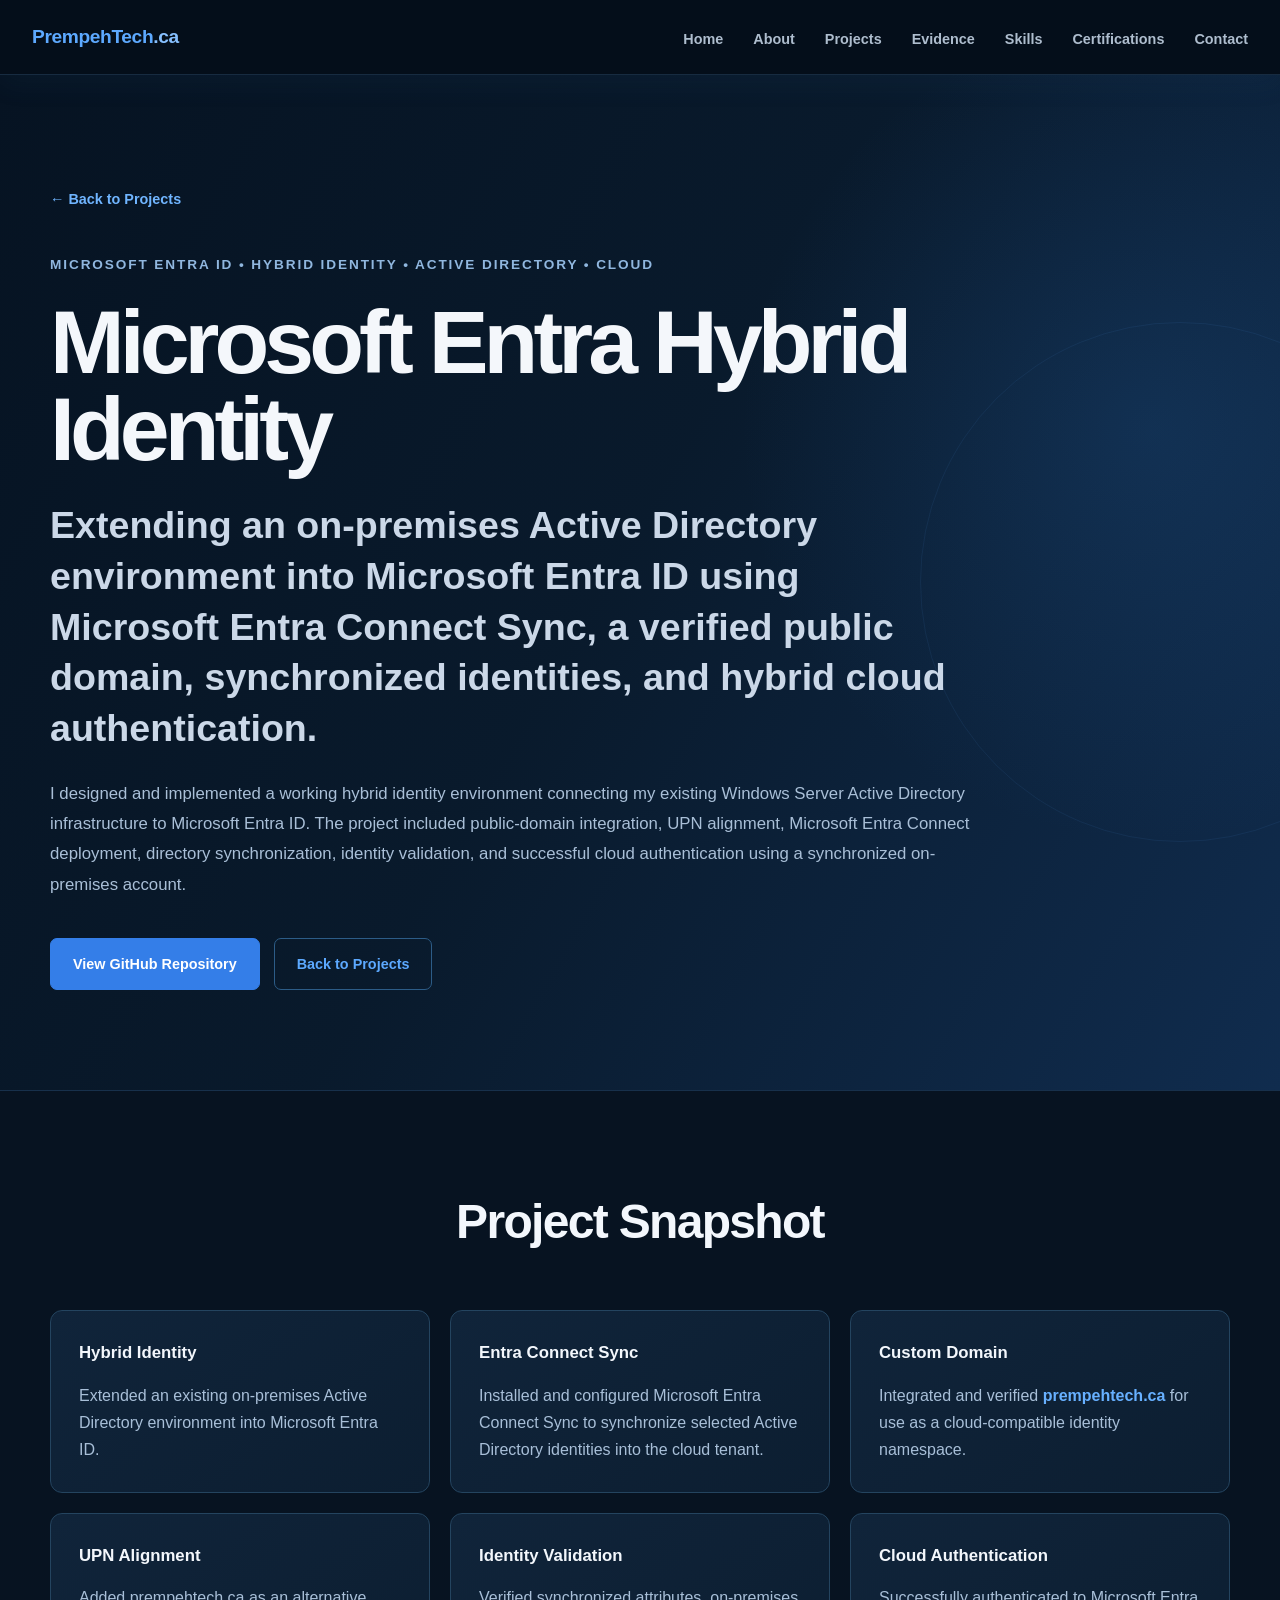
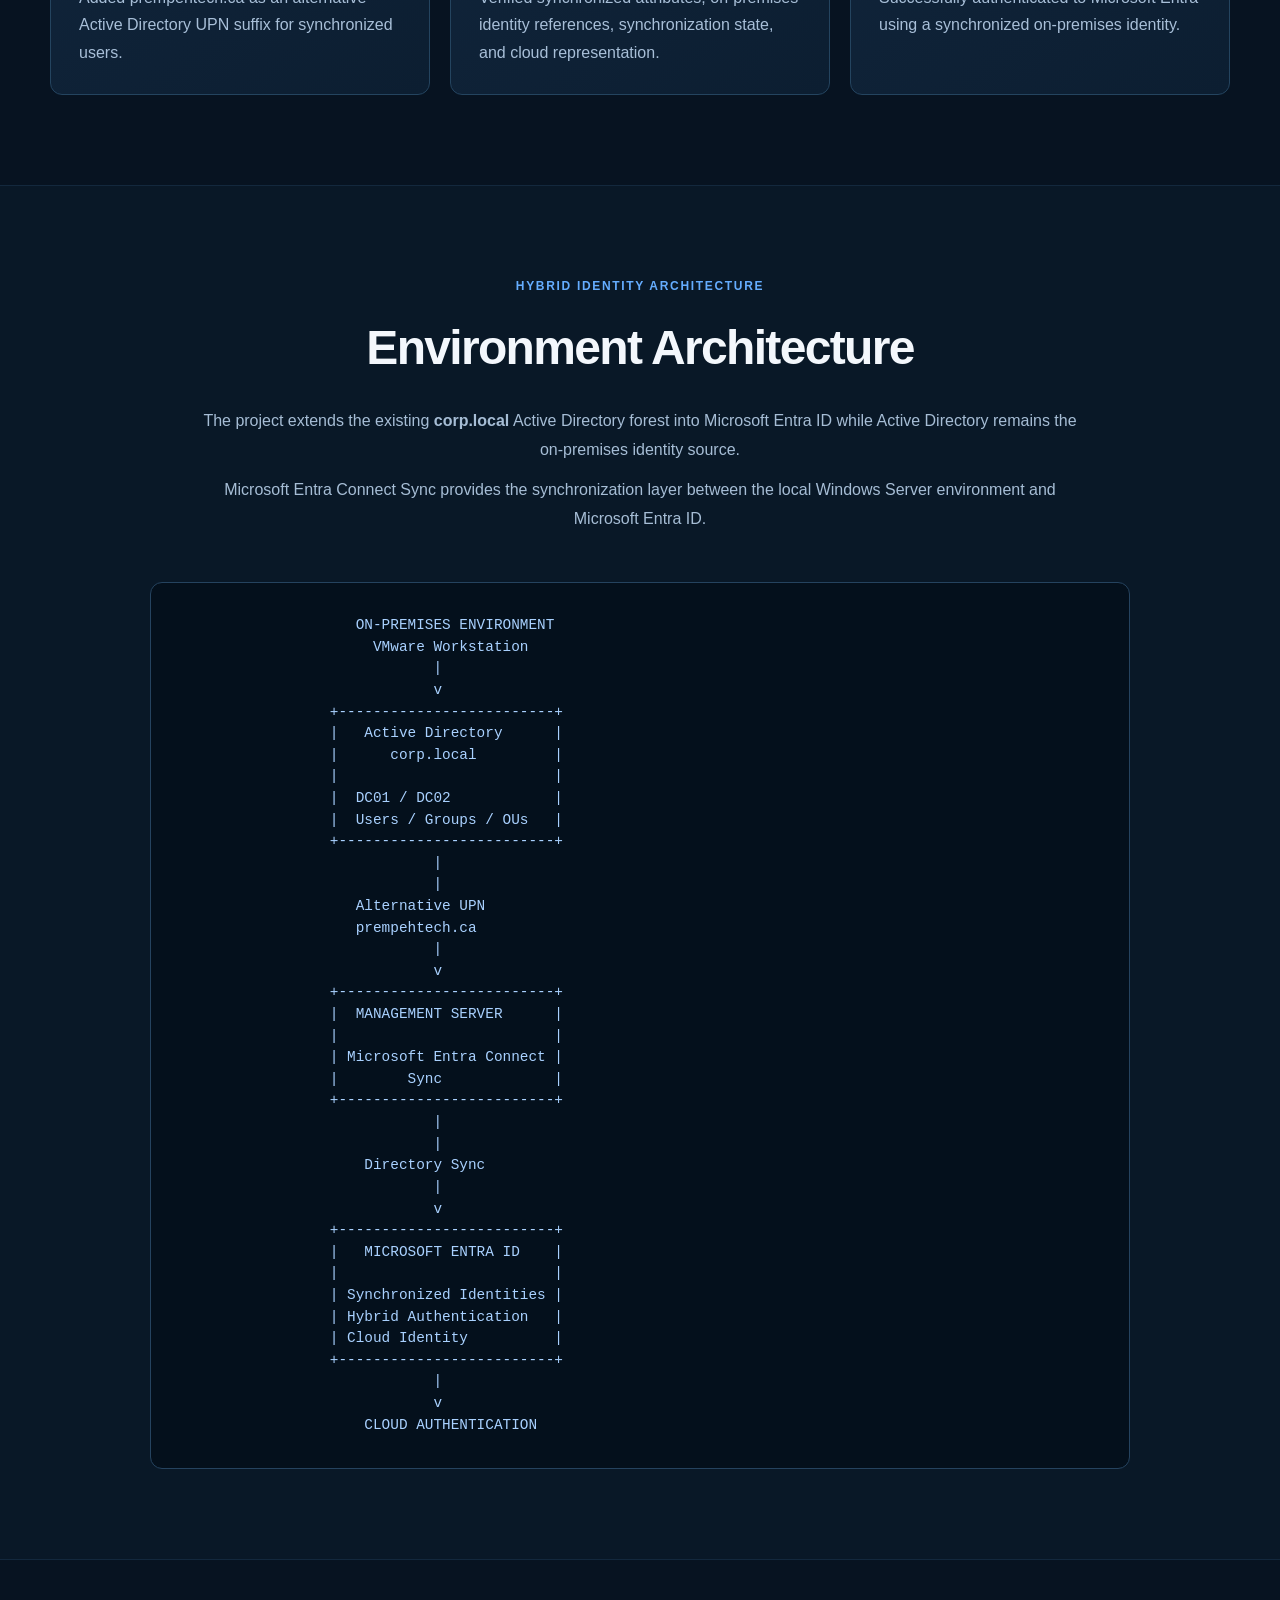
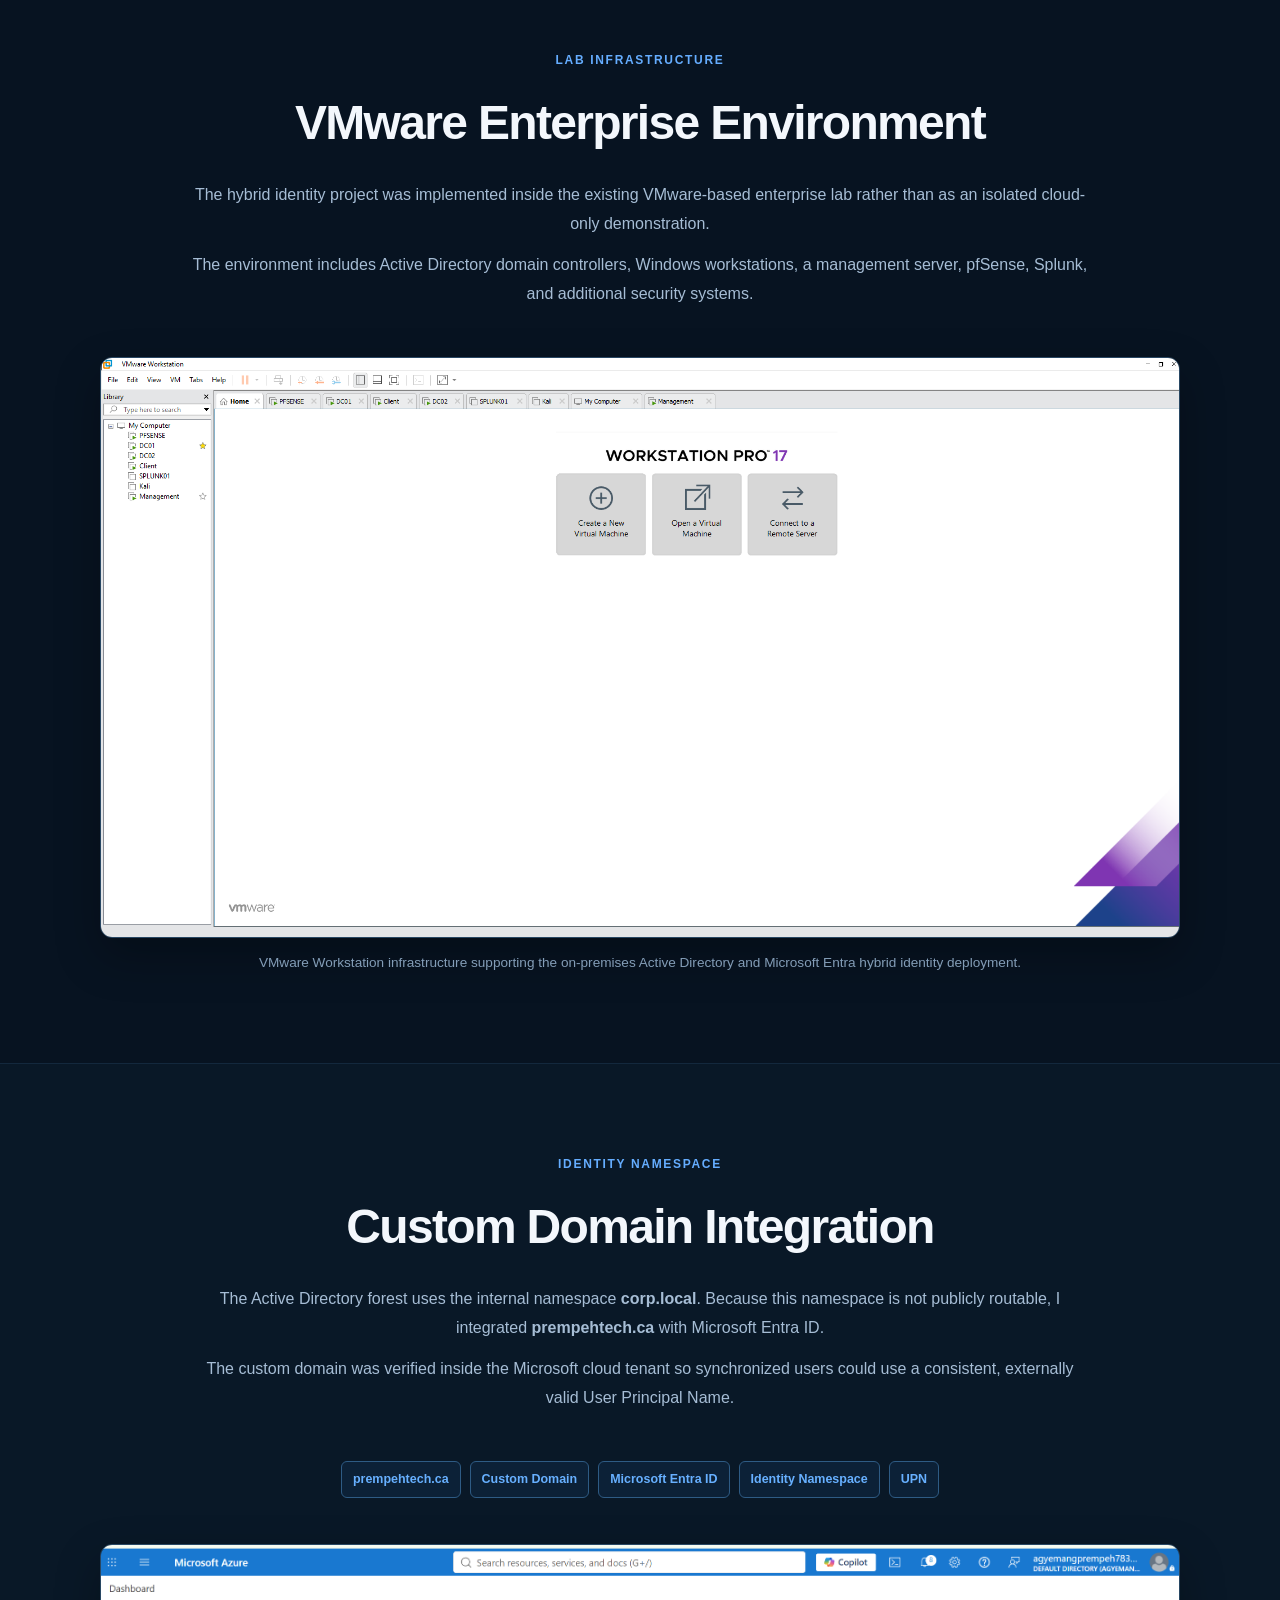
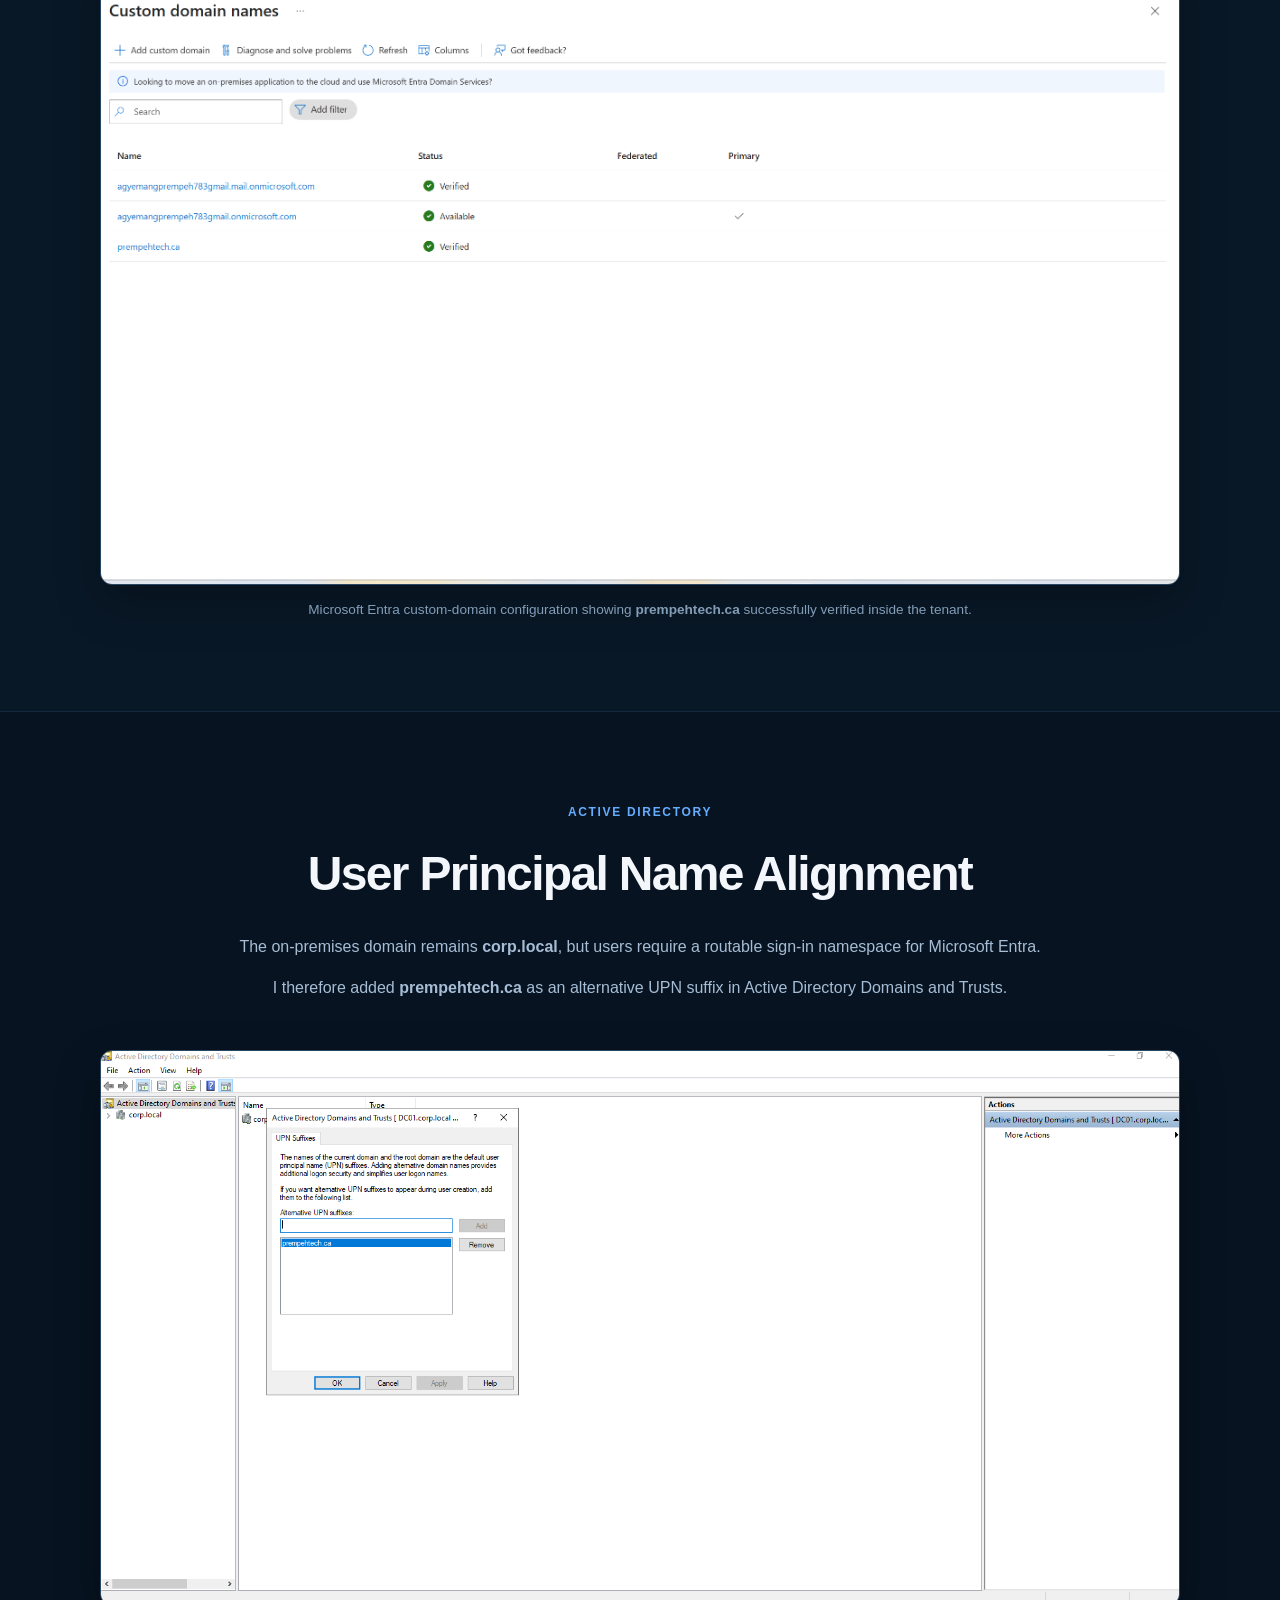
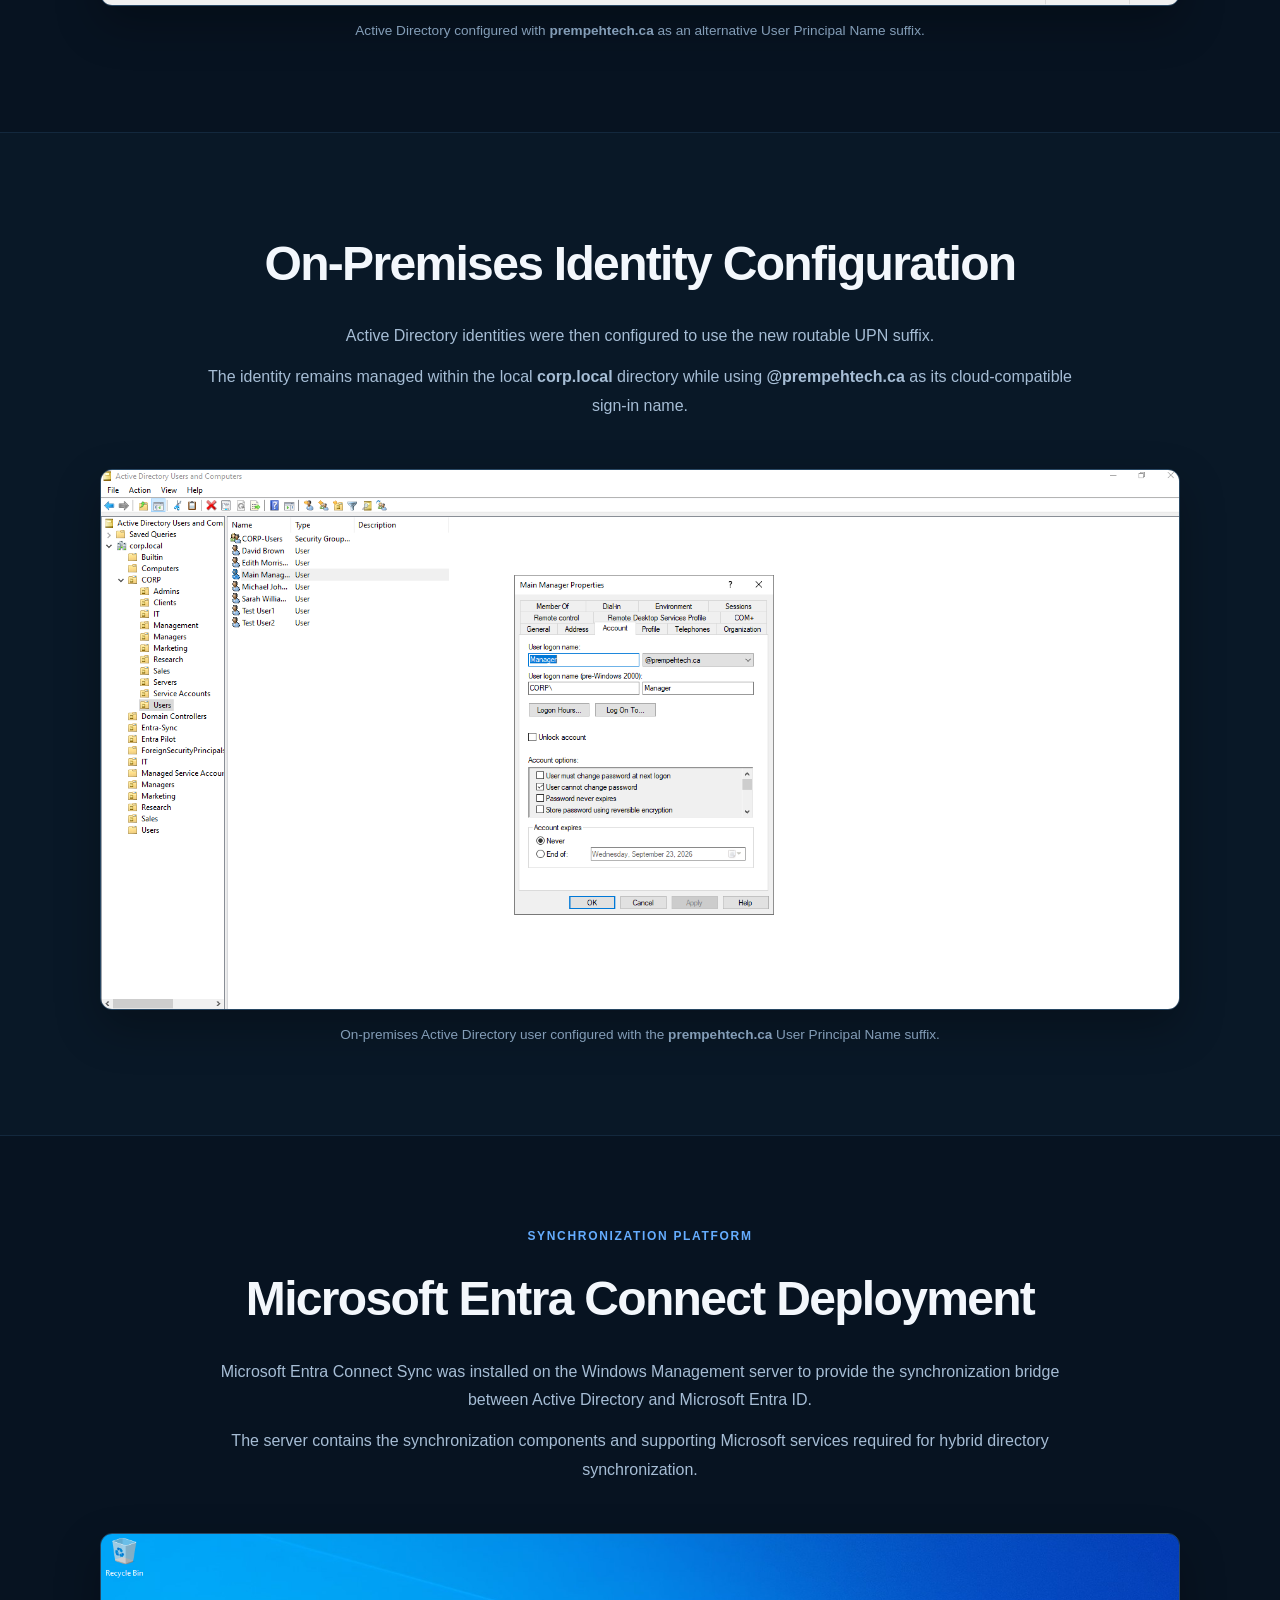
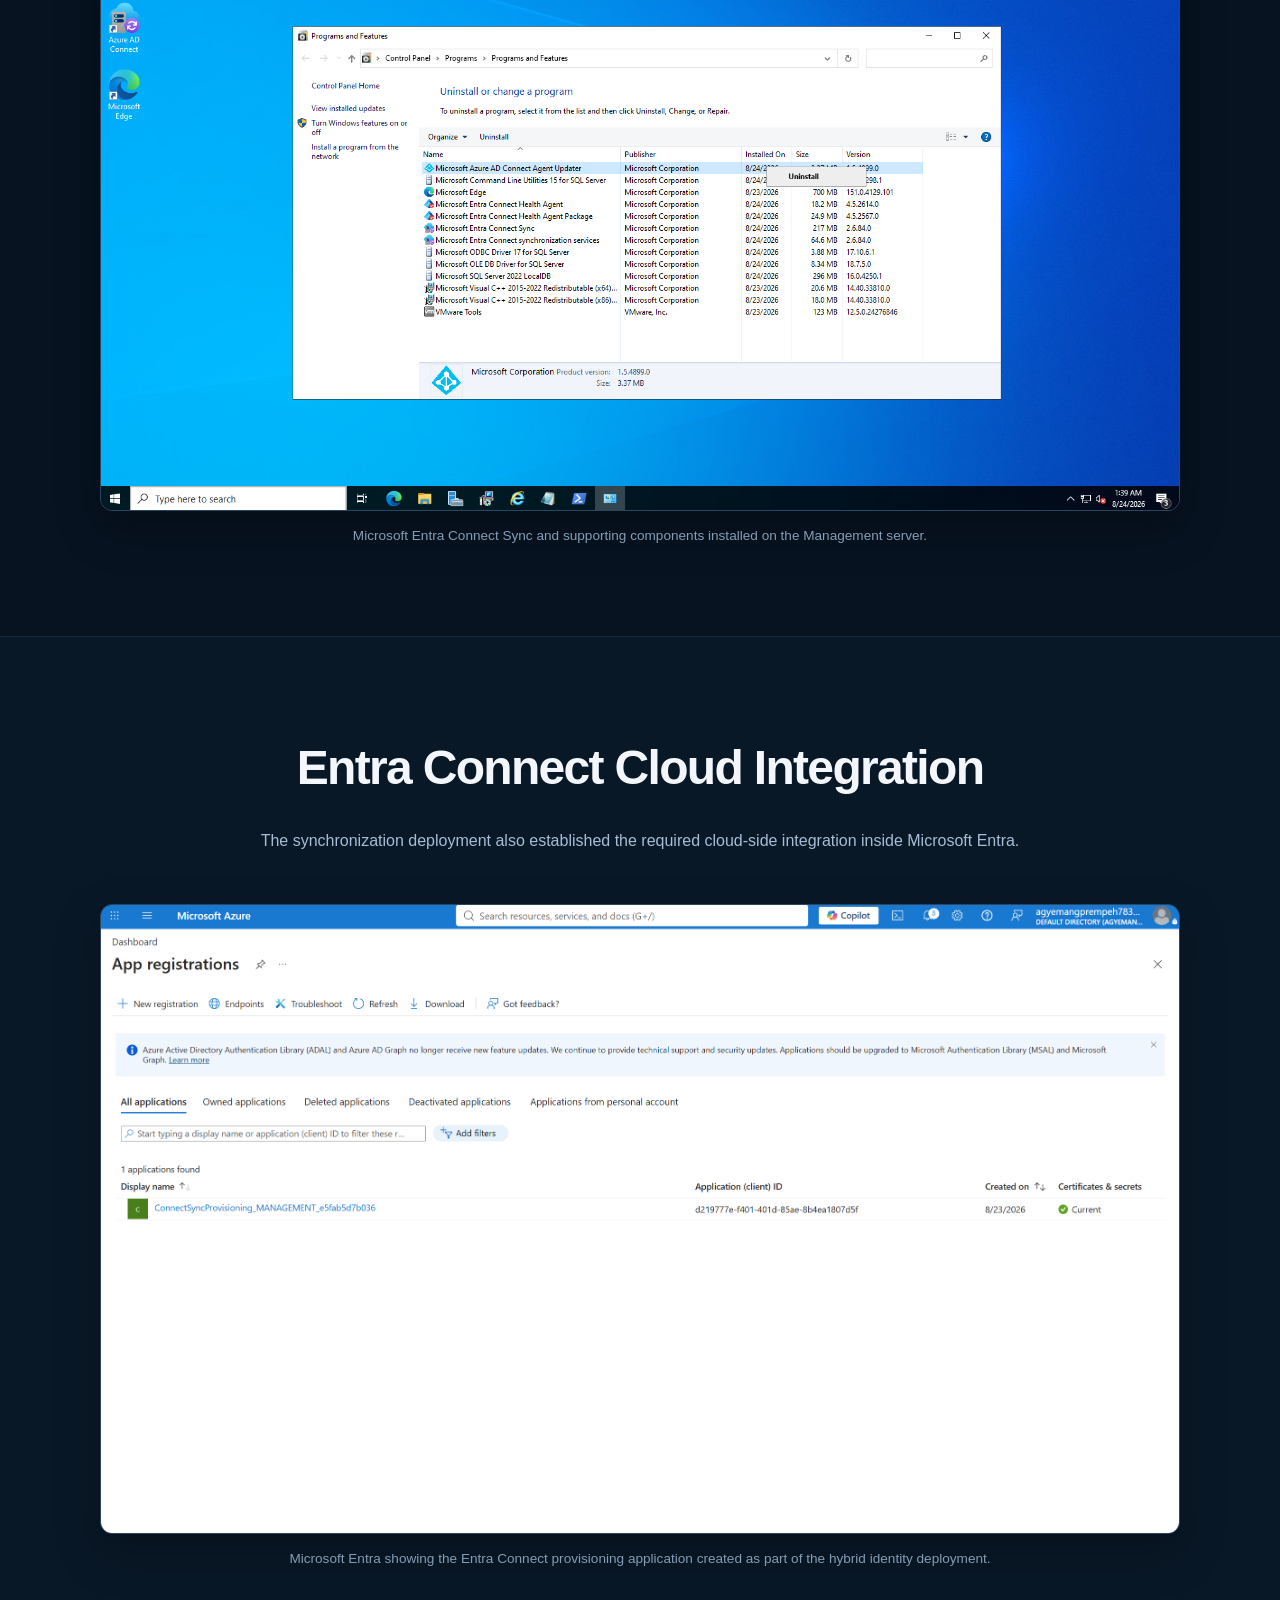
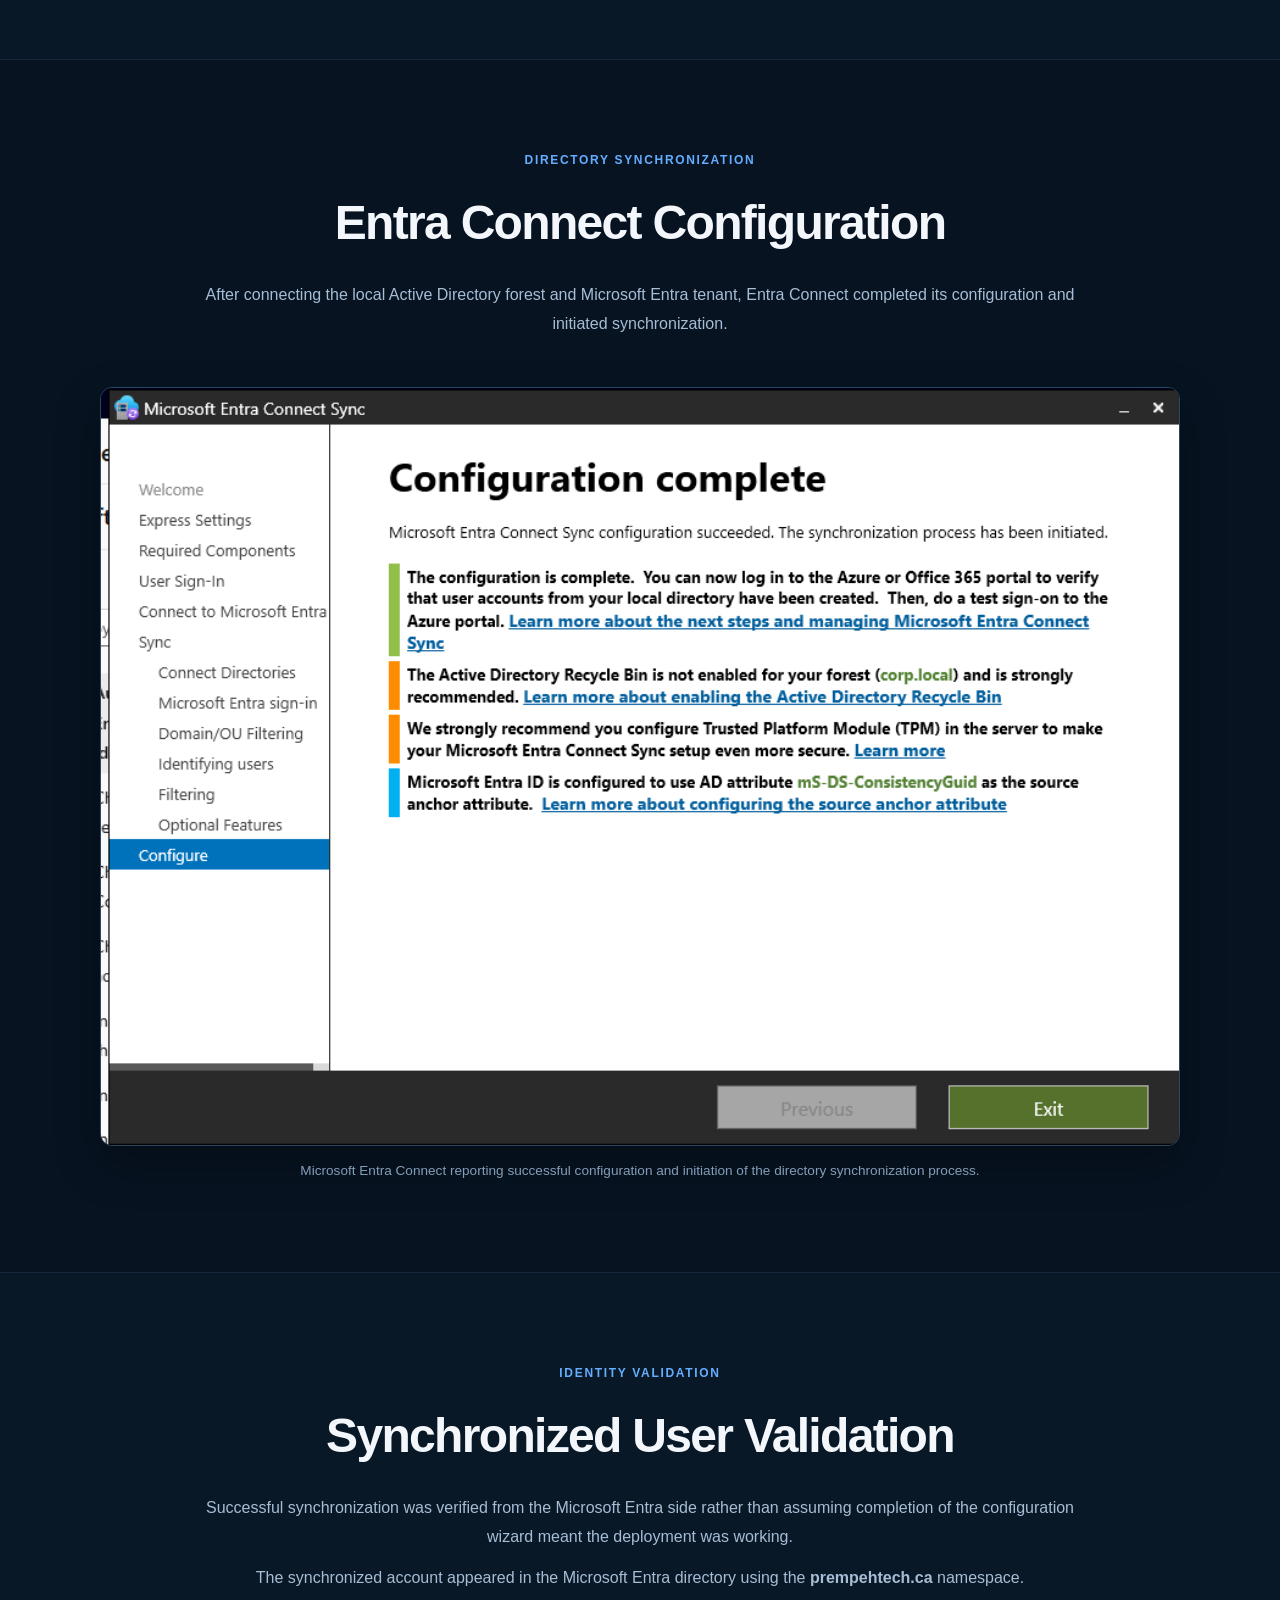
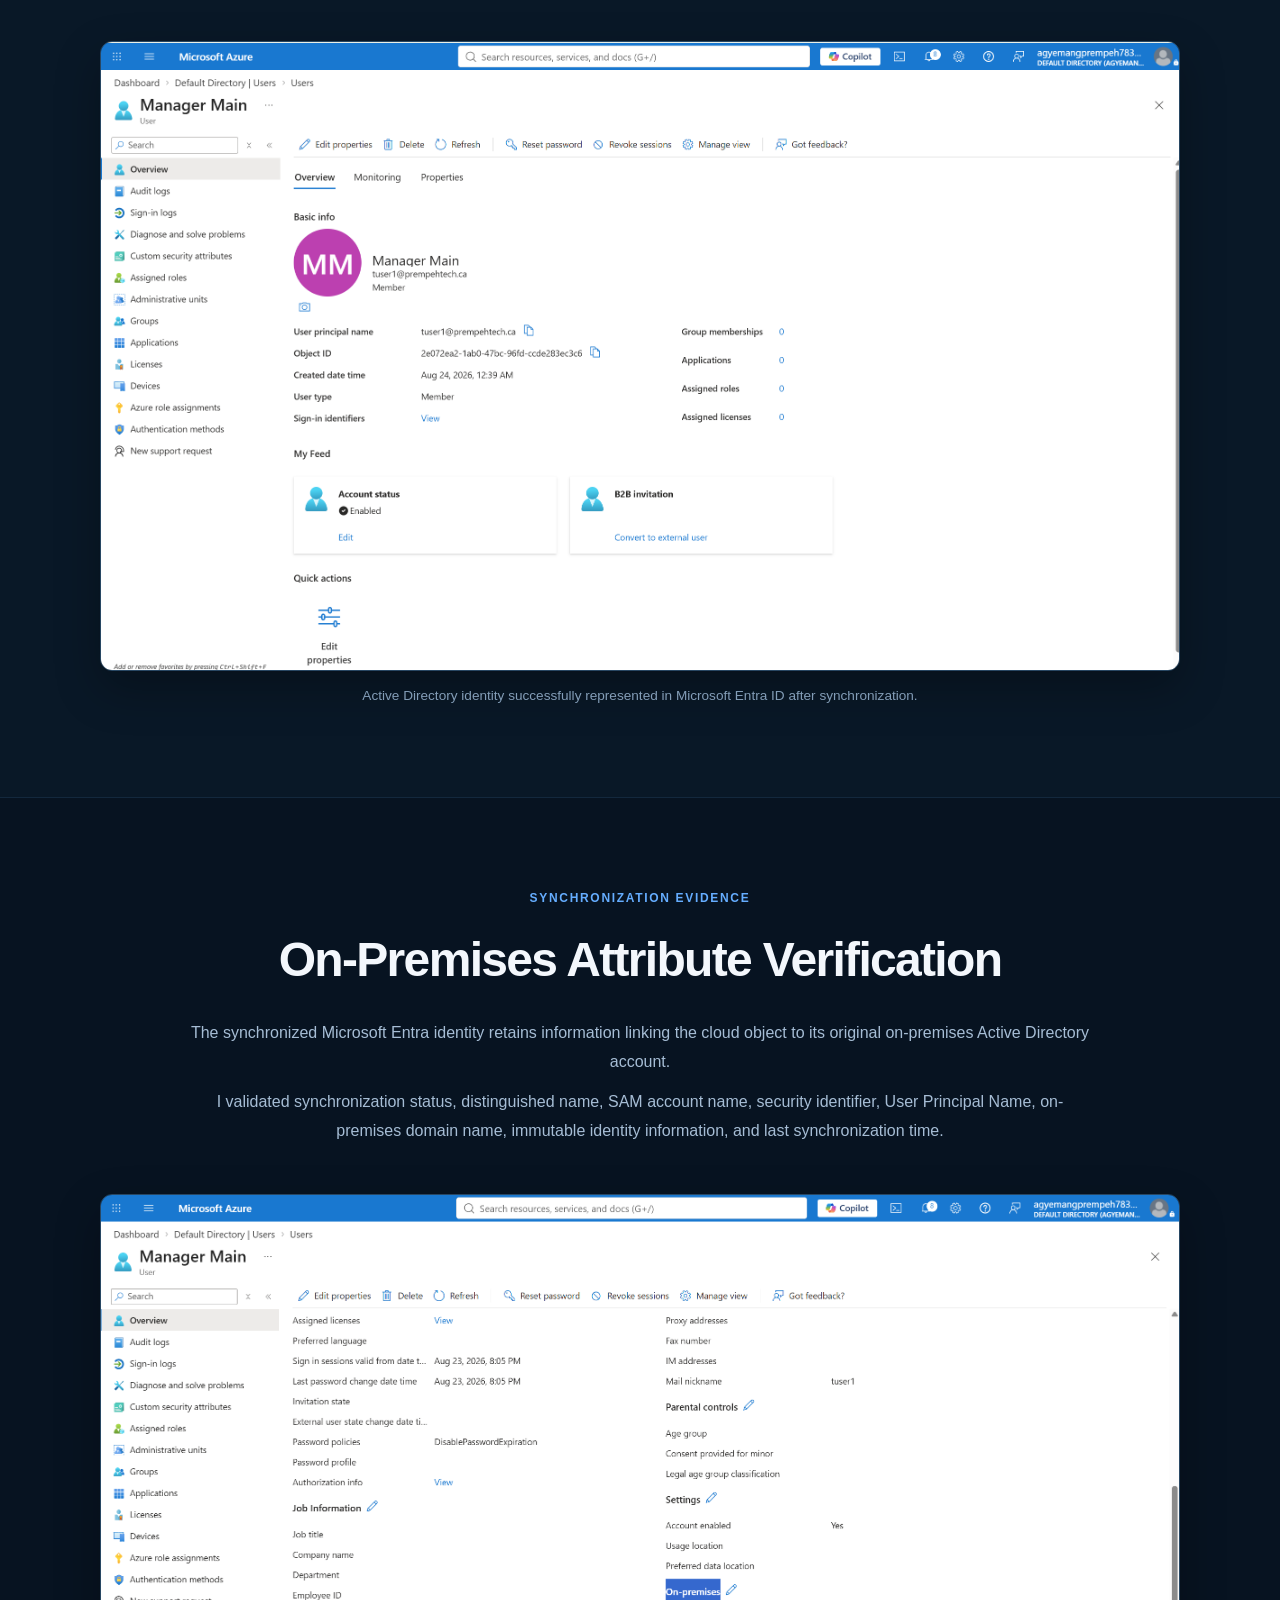
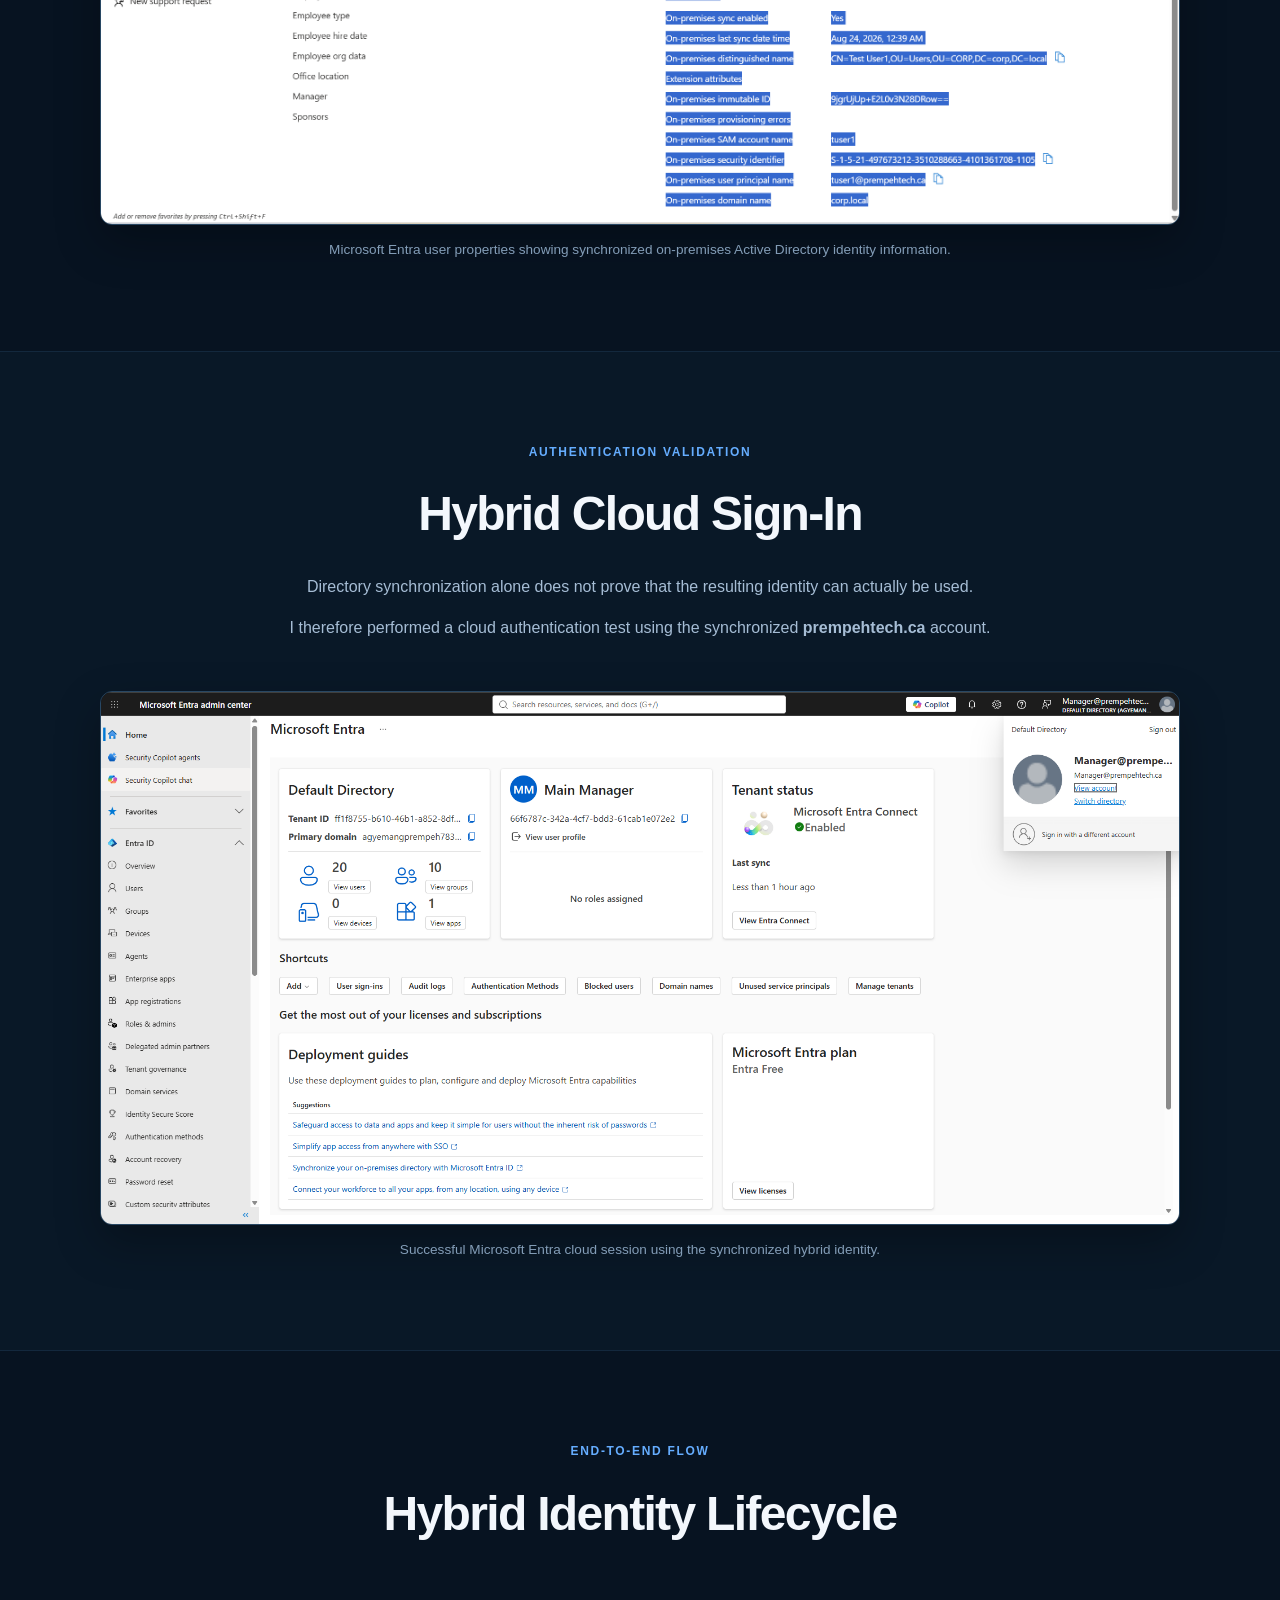
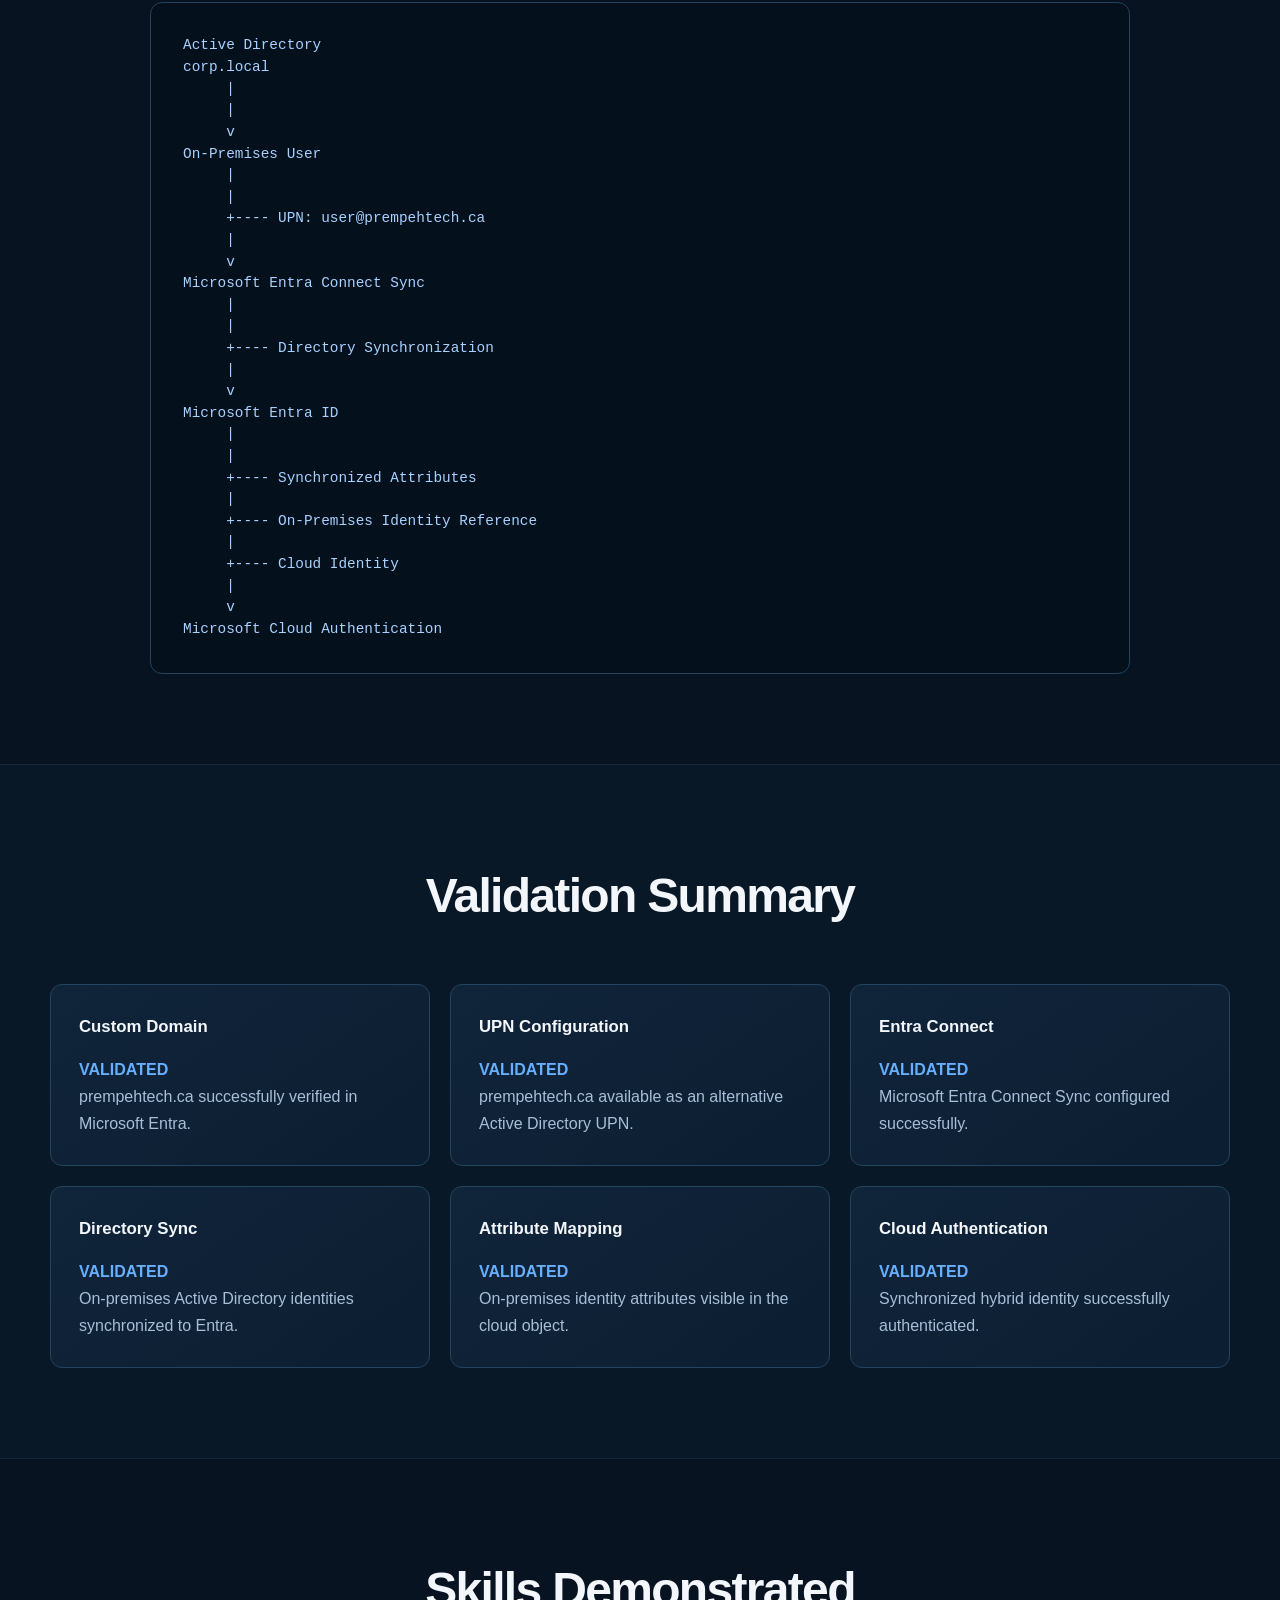
<file: projects/entra-hybrid-identity.html>
<!DOCTYPE html>
<html lang="en">

<head>
    <!-- Browser security policy: generated by scripts/security_policy.py -->
    <meta http-equiv="Content-Security-Policy" content="default-src 'none'; script-src 'self' ; script-src-attr 'none'; style-src 'self' 'unsafe-inline'; img-src 'self' data:; font-src 'self'; connect-src 'self'; media-src 'self'; frame-src 'none'; object-src 'none'; base-uri 'none'; form-action 'self'">
    <meta name="referrer" content="strict-origin-when-cross-origin">
    <!-- /Browser security policy -->
    <meta charset="UTF-8">

    <meta
        name="viewport"
        content="width=device-width, initial-scale=1.0"
    >
    <link rel="icon" type="image/svg+xml" href="/favicon.svg?v=20261007-pthex">


    <meta
        name="description"
        content="Hybrid identity project connecting an on-premises Microsoft Active Directory environment to Microsoft Entra ID using Microsoft Entra Connect Sync, custom domain integration, synchronized identities, and cloud authentication."
    >

    <title>
        Microsoft Entra Hybrid Identity | PrempehTech.ca
    </title>

    <link rel="stylesheet" href="../style.css">


    <style>

        /* =========================================================
           BASE
        ========================================================= */

        body {
            overflow-x: hidden;
        }

        .case-page {
            background: #071321;
        }

        .case-container {
            width: min(1180px, calc(100% - 64px));
            margin: 0 auto;
        }


        /* =========================================================
           HEADER
        ========================================================= */

        .site-header {
            position: sticky;
            top: 0;
            z-index: 1000;

            background: rgba(5, 15, 27, 0.96);

            border-bottom: 1px solid #172b40;

            backdrop-filter: blur(12px);
        }

        .nav-container {
            width: min(1420px, calc(100% - 64px));
            min-height: 74px;

            margin: 0 auto;

            display: flex;
            align-items: center;
        }

        .brand {
            flex: 0 0 auto;

            color: #5da9ff;

            font-size: 1.2rem;
            font-weight: 800;

            text-decoration: none;

            letter-spacing: -0.02em;
        }

        .brand span {
            color: #87c0ff;
        }

        .main-nav {
            margin-left: auto;

            display: flex;
            align-items: center;
            justify-content: flex-end;

            gap: 30px;
        }

        .main-nav a {
            position: relative;

            color: #aebdce;

            font-size: 0.9rem;
            font-weight: 700;

            text-decoration: none;

            padding: 26px 0 22px;
        }

        .main-nav a:hover {
            color: #5da9ff;
        }

        .main-nav a::after {
            content: "";

            position: absolute;

            left: 0;
            right: 0;
            bottom: 16px;

            height: 2px;

            background: #4f9dff;

            transform: scaleX(0);

            transition: transform 0.2s ease;
        }

        .main-nav a:hover::after {
            transform: scaleX(1);
        }

        .mobile-menu {
            display: none;
        }


        /* =========================================================
           HERO
        ========================================================= */

        .project-hero {
            position: relative;

            min-height: 690px;

            display: flex;
            align-items: center;

            overflow: hidden;

            background:
                radial-gradient(
                    circle at 90% 35%,
                    rgba(40, 105, 175, 0.20),
                    transparent 31%
                ),
                linear-gradient(
                    120deg,
                    #061322 0%,
                    #091a2c 48%,
                    #102c4e 100%
                );

            border-bottom: 1px solid #17304b;
        }

        .project-hero::after {
            content: "";

            position: absolute;

            width: 520px;
            height: 520px;

            right: -160px;
            top: 50%;

            transform: translateY(-50%);

            border: 1px solid rgba(90, 165, 245, 0.08);

            border-radius: 50%;
        }

        .project-hero-content {
            position: relative;
            z-index: 2;

            width: min(1180px, calc(100% - 64px));

            margin: 0 auto;

            padding: 110px 0 100px;
        }

        .back-link {
            display: inline-flex;
            align-items: center;

            gap: 8px;

            margin-bottom: 42px;

            color: #70b5ff;

            font-size: 0.9rem;
            font-weight: 700;

            text-decoration: none;
        }

        .back-link:hover {
            color: #ffffff;
        }

        .project-eyebrow {
            margin: 0 0 22px;

            color: #90b7df;

            font-size: 0.85rem;
            font-weight: 800;

            letter-spacing: 0.14em;

            text-transform: uppercase;
        }

        .project-hero h1 {
            max-width: 960px;

            margin: 0 0 26px;

            color: #f4f7fb;

            font-size: clamp(3.4rem, 7vw, 6.4rem);

            line-height: 0.98;

            letter-spacing: -0.055em;
        }

        .project-hero h2 {
            max-width: 900px;

            margin: 0 0 25px;

            color: #cbd8e8;

            font-size: clamp(1.55rem, 3vw, 2.35rem);

            line-height: 1.35;

            font-weight: 700;
        }

        .project-summary {
            max-width: 920px;

            margin: 0;

            color: #a9bfd7;

            font-size: 1.05rem;

            line-height: 1.8;
        }

        .hero-buttons {
            margin-top: 38px;

            display: flex;
            flex-wrap: wrap;

            gap: 14px;
        }

        .project-btn {
            min-height: 52px;

            display: inline-flex;
            align-items: center;
            justify-content: center;

            padding: 0 22px;

            border-radius: 7px;

            font-size: 0.9rem;
            font-weight: 800;

            text-decoration: none;

            transition:
                transform 0.2s ease,
                border-color 0.2s ease,
                background 0.2s ease;
        }

        .project-btn.primary {
            color: #ffffff;

            background: #347ee8;

            border: 1px solid #347ee8;
        }

        .project-btn.secondary {
            color: #5ca9ff;

            background: transparent;

            border: 1px solid #2c5c87;
        }

        .project-btn:hover {
            transform: translateY(-2px);
        }


        /* =========================================================
           SECTIONS
        ========================================================= */

        .case-section {
            padding: 90px 0;

            border-bottom: 1px solid #13283d;
        }

        .case-section.alt {
            background: #091827;
        }

        .case-section-header {
            max-width: 900px;

            margin: 0 auto 48px;

            text-align: center;
        }

        .case-section-header .section-eyebrow {
            margin: 0 0 10px;

            color: #65adff;

            font-size: 0.75rem;
            font-weight: 800;

            letter-spacing: 0.14em;

            text-transform: uppercase;
        }

        .case-section-header h2 {
            margin: 0 0 18px;

            color: #f3f7fc;

            font-size: clamp(2rem, 4vw, 3rem);

            letter-spacing: -0.035em;
        }

        .case-section-header p {
            margin: 0 auto 12px;

            color: #a6bdd5;

            font-size: 1rem;

            line-height: 1.8;
        }


        /* =========================================================
           CARDS
        ========================================================= */

        .case-grid {
            display: grid;

            grid-template-columns:
                repeat(3, minmax(0, 1fr));

            gap: 20px;
        }

        .case-grid.four {
            grid-template-columns:
                repeat(4, minmax(0, 1fr));
        }

        .case-card {
            padding: 28px;

            background:
                linear-gradient(
                    145deg,
                    #10243a,
                    #0c1e31
                );

            border: 1px solid #24445f;

            border-radius: 12px;
        }

        .case-card h3 {
            margin: 0 0 14px;

            color: #f3f7fc;

            font-size: 1.05rem;
        }

        .case-card p {
            margin: 0;

            color: #a8bfd8;

            line-height: 1.7;
        }

        .case-card strong {
            color: #67b0ff;
        }


        /* =========================================================
           TAGS
        ========================================================= */

        .tags {
            display: flex;
            flex-wrap: wrap;

            gap: 9px;

            justify-content: center;

            margin-top: 30px;
        }

        .tags span {
            padding: 7px 11px;

            color: #67b0ff;

            background: #0c2137;

            border: 1px solid #2e5b84;

            border-radius: 6px;

            font-size: 0.78rem;
            font-weight: 700;
        }


        /* =========================================================
           IMAGES
        ========================================================= */

        .case-image {
            margin: 46px auto 0;

            max-width: 1080px;
        }

        .case-image img {
            display: block;

            width: 100%;
            height: auto;

            border-radius: 12px;

            border: 1px solid #284763;

            box-shadow:
                0 18px 45px rgba(0, 0, 0, 0.28);
        }

        .case-image figcaption {
            margin-top: 14px;

            padding: 0 10px;

            color: #839db7;

            font-size: 0.85rem;

            line-height: 1.6;

            text-align: center;
        }


        /* =========================================================
           ARCHITECTURE
        ========================================================= */

        .architecture-block {
            max-width: 980px;

            margin: 42px auto 0;

            padding: 32px;

            overflow-x: auto;

            background: #04101c;

            border: 1px solid #25435f;

            border-radius: 12px;
        }

        .architecture-block pre {
            margin: 0;

            color: #a9d1ff;

            font-family:
                "Courier New",
                Courier,
                monospace;

            font-size: 0.9rem;

            line-height: 1.5;
        }


        /* =========================================================
           CTA
        ========================================================= */

        .project-cta {
            padding: 90px 0;

            text-align: center;

            background:
                linear-gradient(
                    135deg,
                    #0a1a2b,
                    #102b48
                );
        }

        .project-cta h2 {
            margin: 0 0 16px;

            color: #f4f7fb;

            font-size: 2.4rem;
        }

        .project-cta p {
            max-width: 760px;

            margin: 0 auto 28px;

            color: #a8bfd8;

            line-height: 1.8;
        }

        .project-cta-links {
            display: flex;
            justify-content: center;
            flex-wrap: wrap;

            gap: 14px;
        }


        /* =========================================================
           FOOTER
        ========================================================= */

        footer {
            padding: 28px 20px;

            text-align: center;

            background: #050f1b;

            border-top: 1px solid #17293b;
        }

        footer p {
            margin: 0;

            color: #7189a3;

            font-size: 0.84rem;
        }


        /* =========================================================
           RESPONSIVE
        ========================================================= */

        @media (max-width: 1100px) {

            .main-nav {
                gap: 20px;
            }

            .case-grid,
            .case-grid.four {
                grid-template-columns:
                    repeat(2, minmax(0, 1fr));
            }

        }


        @media (max-width: 820px) {

            .nav-container {
                width: min(100% - 32px, 1420px);
            }

            .main-nav {
                display: none;
            }

            .mobile-menu {
                margin-left: auto;

                display: inline-flex;

                align-items: center;
                justify-content: center;

                width: 42px;
                height: 42px;

                color: #5ca9ff;

                background: #0b1e31;

                border: 1px solid #244d73;

                border-radius: 7px;
            }

            .project-hero-content,
            .case-container {
                width: min(100% - 36px, 1180px);
            }

            .project-hero {
                min-height: auto;
            }

            .project-hero-content {
                padding: 80px 0;
            }

            .project-hero h1 {
                font-size: clamp(3rem, 14vw, 5rem);
            }

            .case-grid,
            .case-grid.four {
                grid-template-columns: 1fr;
            }

        }


        @media (max-width: 520px) {

            .hero-buttons,
            .project-cta-links {
                flex-direction: column;
            }

            .project-btn {
                width: 100%;
            }

            .architecture-block {
                padding: 18px;
            }

            .architecture-block pre {
                font-size: 0.72rem;
            }

        }

    </style>

</head>



<body class="case-page">


<!-- =========================================================
     HEADER
========================================================= -->

<header class="site-header">

    <div class="nav-container">

        <a
            href="../index.html#home"
            class="brand"
        >
            PrempehTech<span>.ca</span>
        </a>


        <nav
            class="main-nav"
            aria-label="Primary navigation"
        >

            <a href="../index.html#home">Home</a>
            <a href="../index.html#about">About</a>
            <a href="../index.html#projects">Projects</a>
            <a href="../index.html#evidence">Evidence</a>
            <a href="../index.html#skills">Skills</a>
            <a href="../index.html#certifications">Certifications</a>
            <a href="../index.html#contact">Contact</a>

        </nav>


        <button
            class="mobile-menu"
            type="button"
            aria-label="Open navigation menu"
        >
            ☰
        </button>

    </div>

</header>



<main>


<!-- =========================================================
     HERO
========================================================= -->

<section class="project-hero">

    <div class="project-hero-content">


        <a
            href="../index.html#projects"
            class="back-link"
        >
            ← Back to Projects
        </a>


        <p class="project-eyebrow">
            MICROSOFT ENTRA ID • HYBRID IDENTITY • ACTIVE DIRECTORY • CLOUD
        </p>


        <h1>
            Microsoft Entra Hybrid Identity
        </h1>


        <h2>
            Extending an on-premises Active Directory environment
            into Microsoft Entra ID using Microsoft Entra Connect Sync,
            a verified public domain, synchronized identities,
            and hybrid cloud authentication.
        </h2>


        <p class="project-summary">
            I designed and implemented a working hybrid identity
            environment connecting my existing Windows Server
            Active Directory infrastructure to Microsoft Entra ID.
            The project included public-domain integration,
            UPN alignment, Microsoft Entra Connect deployment,
            directory synchronization, identity validation,
            and successful cloud authentication using a
            synchronized on-premises account.
        </p>


        <div class="hero-buttons">

            <a
                href="https://github.com/PREMPE/Hybrid-Identity-Active-Directory-to-Microsoft-Entra-ID"
                target="_blank"
                rel="noopener noreferrer"
                class="project-btn primary"
            >
                View GitHub Repository
            </a>


            <a
                href="../index.html#projects"
                class="project-btn secondary"
            >
                Back to Projects
            </a>

        </div>


    </div>

</section>



<!-- =========================================================
     PROJECT SNAPSHOT
========================================================= -->

<section class="case-section">

    <div class="case-container">


        <div class="case-section-header">

            <h2>
                Project Snapshot
            </h2>

        </div>


        <div class="case-grid">


            <article class="case-card">

                <h3>Hybrid Identity</h3>

                <p>
                    Extended an existing on-premises Active Directory
                    environment into Microsoft Entra ID.
                </p>

            </article>


            <article class="case-card">

                <h3>Entra Connect Sync</h3>

                <p>
                    Installed and configured Microsoft Entra Connect
                    Sync to synchronize selected Active Directory
                    identities into the cloud tenant.
                </p>

            </article>


            <article class="case-card">

                <h3>Custom Domain</h3>

                <p>
                    Integrated and verified
                    <strong>prempehtech.ca</strong>
                    for use as a cloud-compatible identity namespace.
                </p>

            </article>


            <article class="case-card">

                <h3>UPN Alignment</h3>

                <p>
                    Added prempehtech.ca as an alternative
                    Active Directory UPN suffix for synchronized users.
                </p>

            </article>


            <article class="case-card">

                <h3>Identity Validation</h3>

                <p>
                    Verified synchronized attributes,
                    on-premises identity references,
                    synchronization state,
                    and cloud representation.
                </p>

            </article>


            <article class="case-card">

                <h3>Cloud Authentication</h3>

                <p>
                    Successfully authenticated to Microsoft Entra
                    using a synchronized on-premises identity.
                </p>

            </article>


        </div>

    </div>

</section>



<!-- =========================================================
     ARCHITECTURE
========================================================= -->

<section class="case-section alt">

    <div class="case-container">


        <div class="case-section-header">

            <p class="section-eyebrow">
                HYBRID IDENTITY ARCHITECTURE
            </p>

            <h2>
                Environment Architecture
            </h2>

            <p>
                The project extends the existing
                <strong>corp.local</strong>
                Active Directory forest into Microsoft Entra ID
                while Active Directory remains the
                on-premises identity source.
            </p>

            <p>
                Microsoft Entra Connect Sync provides the
                synchronization layer between the local
                Windows Server environment and Microsoft Entra ID.
            </p>

        </div>


        <div class="architecture-block">

<pre>
                    ON-PREMISES ENVIRONMENT
                      VMware Workstation
                             |
                             v
                 +-------------------------+
                 |   Active Directory      |
                 |      corp.local         |
                 |                         |
                 |  DC01 / DC02            |
                 |  Users / Groups / OUs   |
                 +-------------------------+
                             |
                             |
                    Alternative UPN
                    prempehtech.ca
                             |
                             v
                 +-------------------------+
                 |  MANAGEMENT SERVER      |
                 |                         |
                 | Microsoft Entra Connect |
                 |        Sync             |
                 +-------------------------+
                             |
                             |
                     Directory Sync
                             |
                             v
                 +-------------------------+
                 |   MICROSOFT ENTRA ID    |
                 |                         |
                 | Synchronized Identities |
                 | Hybrid Authentication   |
                 | Cloud Identity          |
                 +-------------------------+
                             |
                             v
                     CLOUD AUTHENTICATION
</pre>

        </div>


    </div>

</section>



<!-- =========================================================
     LAB ENVIRONMENT
========================================================= -->

<section class="case-section">

    <div class="case-container">


        <div class="case-section-header">

            <p class="section-eyebrow">
                LAB INFRASTRUCTURE
            </p>

            <h2>
                VMware Enterprise Environment
            </h2>

            <p>
                The hybrid identity project was implemented
                inside the existing VMware-based enterprise lab
                rather than as an isolated cloud-only demonstration.
            </p>

            <p>
                The environment includes Active Directory
                domain controllers, Windows workstations,
                a management server, pfSense, Splunk,
                and additional security systems.
            </p>

        </div>


        <figure class="case-image">

            <img
                src="../assets/projects/entra-hybrid-identity/entra-lab-topology.png"
                alt="VMware Workstation hybrid identity lab environment"
                loading="lazy"
            >

            <figcaption>
                VMware Workstation infrastructure supporting
                the on-premises Active Directory and
                Microsoft Entra hybrid identity deployment.
            </figcaption>

        </figure>


    </div>

</section>



<!-- =========================================================
     CUSTOM DOMAIN
========================================================= -->

<section class="case-section alt">

    <div class="case-container">


        <div class="case-section-header">

            <p class="section-eyebrow">
                IDENTITY NAMESPACE
            </p>

            <h2>
                Custom Domain Integration
            </h2>

            <p>
                The Active Directory forest uses the internal namespace
                <strong>corp.local</strong>.
                Because this namespace is not publicly routable,
                I integrated
                <strong>prempehtech.ca</strong>
                with Microsoft Entra ID.
            </p>

            <p>
                The custom domain was verified inside the Microsoft
                cloud tenant so synchronized users could use a consistent,
                externally valid User Principal Name.
            </p>

        </div>


        <div class="tags">

            <span>prempehtech.ca</span>
            <span>Custom Domain</span>
            <span>Microsoft Entra ID</span>
            <span>Identity Namespace</span>
            <span>UPN</span>

        </div>


        <figure class="case-image">

            <img
                src="../assets/projects/entra-hybrid-identity/entra-verified-domain.png"
                alt="Microsoft Entra ID showing prempehtech.ca as a verified custom domain"
                loading="lazy"
            >

            <figcaption>
                Microsoft Entra custom-domain configuration showing
                <strong>prempehtech.ca</strong>
                successfully verified inside the tenant.
            </figcaption>

        </figure>


    </div>

</section>



<!-- =========================================================
     UPN CONFIGURATION
========================================================= -->

<section class="case-section">

    <div class="case-container">


        <div class="case-section-header">

            <p class="section-eyebrow">
                ACTIVE DIRECTORY
            </p>

            <h2>
                User Principal Name Alignment
            </h2>

            <p>
                The on-premises domain remains
                <strong>corp.local</strong>,
                but users require a routable sign-in namespace
                for Microsoft Entra.
            </p>

            <p>
                I therefore added
                <strong>prempehtech.ca</strong>
                as an alternative UPN suffix in
                Active Directory Domains and Trusts.
            </p>

        </div>


        <figure class="case-image">

            <img
                src="../assets/projects/entra-hybrid-identity/entra-upn-suffix.png"
                alt="Active Directory Domains and Trusts showing prempehtech.ca as an alternative UPN suffix"
                loading="lazy"
            >

            <figcaption>
                Active Directory configured with
                <strong>prempehtech.ca</strong>
                as an alternative User Principal Name suffix.
            </figcaption>

        </figure>


    </div>

</section>



<!-- =========================================================
     ON-PREMISES USER
========================================================= -->

<section class="case-section alt">

    <div class="case-container">


        <div class="case-section-header">

            <h2>
                On-Premises Identity Configuration
            </h2>

            <p>
                Active Directory identities were then configured
                to use the new routable UPN suffix.
            </p>

            <p>
                The identity remains managed within the local
                <strong>corp.local</strong>
                directory while using
                <strong>@prempehtech.ca</strong>
                as its cloud-compatible sign-in name.
            </p>

        </div>


        <figure class="case-image">

            <img
                src="../assets/projects/entra-hybrid-identity/entra-onprem-user.png"
                alt="Active Directory user configured with prempehtech.ca UPN"
                loading="lazy"
            >

            <figcaption>
                On-premises Active Directory user configured
                with the <strong>prempehtech.ca</strong>
                User Principal Name suffix.
            </figcaption>

        </figure>


    </div>

</section>



<!-- =========================================================
     ENTRA CONNECT
========================================================= -->

<section class="case-section">

    <div class="case-container">


        <div class="case-section-header">

            <p class="section-eyebrow">
                SYNCHRONIZATION PLATFORM
            </p>

            <h2>
                Microsoft Entra Connect Deployment
            </h2>

            <p>
                Microsoft Entra Connect Sync was installed on
                the Windows Management server to provide the
                synchronization bridge between Active Directory
                and Microsoft Entra ID.
            </p>

            <p>
                The server contains the synchronization components
                and supporting Microsoft services required for
                hybrid directory synchronization.
            </p>

        </div>


        <figure class="case-image">

            <img
                src="../assets/projects/entra-hybrid-identity/entra-connect-installed.png"
                alt="Microsoft Entra Connect Sync installed on Windows Server"
                loading="lazy"
            >

            <figcaption>
                Microsoft Entra Connect Sync and supporting
                components installed on the Management server.
            </figcaption>

        </figure>


    </div>

</section>



<!-- =========================================================
     CLOUD INTEGRATION
========================================================= -->

<section class="case-section alt">

    <div class="case-container">


        <div class="case-section-header">

            <h2>
                Entra Connect Cloud Integration
            </h2>

            <p>
                The synchronization deployment also established
                the required cloud-side integration
                inside Microsoft Entra.
            </p>

        </div>


        <figure class="case-image">

            <img
                src="../assets/projects/entra-hybrid-identity/entra-connect-app-registration.png"
                alt="Microsoft Entra Connect application registration"
                loading="lazy"
            >

            <figcaption>
                Microsoft Entra showing the Entra Connect
                provisioning application created as part
                of the hybrid identity deployment.
            </figcaption>

        </figure>


    </div>

</section>



<!-- =========================================================
     CONFIGURATION SUCCESS
========================================================= -->

<section class="case-section">

    <div class="case-container">


        <div class="case-section-header">

            <p class="section-eyebrow">
                DIRECTORY SYNCHRONIZATION
            </p>

            <h2>
                Entra Connect Configuration
            </h2>

            <p>
                After connecting the local Active Directory forest
                and Microsoft Entra tenant, Entra Connect completed
                its configuration and initiated synchronization.
            </p>

        </div>


        <figure class="case-image">

            <img
                src="../assets/projects/entra-hybrid-identity/entra-connect-success.png"
                alt="Microsoft Entra Connect configuration completed successfully"
                loading="lazy"
            >

            <figcaption>
                Microsoft Entra Connect reporting successful
                configuration and initiation of the
                directory synchronization process.
            </figcaption>

        </figure>


    </div>

</section>



<!-- =========================================================
     SYNC VALIDATION
========================================================= -->

<section class="case-section alt">

    <div class="case-container">


        <div class="case-section-header">

            <p class="section-eyebrow">
                IDENTITY VALIDATION
            </p>

            <h2>
                Synchronized User Validation
            </h2>

            <p>
                Successful synchronization was verified from
                the Microsoft Entra side rather than assuming
                completion of the configuration wizard meant
                the deployment was working.
            </p>

            <p>
                The synchronized account appeared in the
                Microsoft Entra directory using the
                <strong>prempehtech.ca</strong>
                namespace.
            </p>

        </div>


        <figure class="case-image">

            <img
                src="../assets/projects/entra-hybrid-identity/entra-synchronized-user.png"
                alt="Synchronized Active Directory user visible in Microsoft Entra ID"
                loading="lazy"
            >

            <figcaption>
                Active Directory identity successfully represented
                in Microsoft Entra ID after synchronization.
            </figcaption>

        </figure>


    </div>

</section>



<!-- =========================================================
     ATTRIBUTES
========================================================= -->

<section class="case-section">

    <div class="case-container">


        <div class="case-section-header">

            <p class="section-eyebrow">
                SYNCHRONIZATION EVIDENCE
            </p>

            <h2>
                On-Premises Attribute Verification
            </h2>

            <p>
                The synchronized Microsoft Entra identity retains
                information linking the cloud object to its original
                on-premises Active Directory account.
            </p>

            <p>
                I validated synchronization status,
                distinguished name, SAM account name,
                security identifier, User Principal Name,
                on-premises domain name, immutable identity
                information, and last synchronization time.
            </p>

        </div>


        <figure class="case-image">

            <img
                src="../assets/projects/entra-hybrid-identity/entra-sync-properties.png"
                alt="Microsoft Entra synchronized user showing on-premises attributes"
                loading="lazy"
            >

            <figcaption>
                Microsoft Entra user properties showing synchronized
                on-premises Active Directory identity information.
            </figcaption>

        </figure>


    </div>

</section>



<!-- =========================================================
     CLOUD AUTHENTICATION
========================================================= -->

<section class="case-section alt">

    <div class="case-container">


        <div class="case-section-header">

            <p class="section-eyebrow">
                AUTHENTICATION VALIDATION
            </p>

            <h2>
                Hybrid Cloud Sign-In
            </h2>

            <p>
                Directory synchronization alone does not prove
                that the resulting identity can actually be used.
            </p>

            <p>
                I therefore performed a cloud authentication test
                using the synchronized
                <strong>prempehtech.ca</strong>
                account.
            </p>

        </div>


        <figure class="case-image">

            <img
                src="../assets/projects/entra-hybrid-identity/entra-cloud-authentication.png"
                alt="Successful Microsoft Entra authentication using synchronized hybrid identity"
                loading="lazy"
            >

            <figcaption>
                Successful Microsoft Entra cloud session
                using the synchronized hybrid identity.
            </figcaption>

        </figure>


    </div>

</section>



<!-- =========================================================
     IDENTITY FLOW
========================================================= -->

<section class="case-section">

    <div class="case-container">


        <div class="case-section-header">

            <p class="section-eyebrow">
                END-TO-END FLOW
            </p>

            <h2>
                Hybrid Identity Lifecycle
            </h2>

        </div>


        <div class="architecture-block">

<pre>
Active Directory
corp.local
     |
     |
     v
On-Premises User
     |
     |
     +---- UPN: user@prempehtech.ca
     |
     v
Microsoft Entra Connect Sync
     |
     |
     +---- Directory Synchronization
     |
     v
Microsoft Entra ID
     |
     |
     +---- Synchronized Attributes
     |
     +---- On-Premises Identity Reference
     |
     +---- Cloud Identity
     |
     v
Microsoft Cloud Authentication
</pre>

        </div>


    </div>

</section>



<!-- =========================================================
     VALIDATION SUMMARY
========================================================= -->

<section class="case-section alt">

    <div class="case-container">


        <div class="case-section-header">

            <h2>
                Validation Summary
            </h2>

        </div>


        <div class="case-grid">


            <article class="case-card">

                <h3>Custom Domain</h3>

                <p>
                    <strong>VALIDATED</strong><br>
                    prempehtech.ca successfully verified
                    in Microsoft Entra.
                </p>

            </article>


            <article class="case-card">

                <h3>UPN Configuration</h3>

                <p>
                    <strong>VALIDATED</strong><br>
                    prempehtech.ca available as an alternative
                    Active Directory UPN.
                </p>

            </article>


            <article class="case-card">

                <h3>Entra Connect</h3>

                <p>
                    <strong>VALIDATED</strong><br>
                    Microsoft Entra Connect Sync
                    configured successfully.
                </p>

            </article>


            <article class="case-card">

                <h3>Directory Sync</h3>

                <p>
                    <strong>VALIDATED</strong><br>
                    On-premises Active Directory identities
                    synchronized to Entra.
                </p>

            </article>


            <article class="case-card">

                <h3>Attribute Mapping</h3>

                <p>
                    <strong>VALIDATED</strong><br>
                    On-premises identity attributes visible
                    in the cloud object.
                </p>

            </article>


            <article class="case-card">

                <h3>Cloud Authentication</h3>

                <p>
                    <strong>VALIDATED</strong><br>
                    Synchronized hybrid identity
                    successfully authenticated.
                </p>

            </article>


        </div>


    </div>

</section>



<!-- =========================================================
     SKILLS
========================================================= -->

<section class="case-section">

    <div class="case-container">


        <div class="case-section-header">

            <h2>
                Skills Demonstrated
            </h2>

        </div>


        <div class="case-grid">


            <article class="case-card">

                <h3>Microsoft Entra ID</h3>

                <p>
                    Tenant administration, identity management,
                    synchronized identities,
                    and cloud authentication.
                </p>

            </article>


            <article class="case-card">

                <h3>Active Directory</h3>

                <p>
                    User management, directory structure,
                    UPN configuration,
                    and identity administration.
                </p>

            </article>


            <article class="case-card">

                <h3>Microsoft Entra Connect</h3>

                <p>
                    Installation, configuration,
                    directory synchronization,
                    and synchronization validation.
                </p>

            </article>


            <article class="case-card">

                <h3>Hybrid Identity</h3>

                <p>
                    Integration of traditional Active Directory
                    identity infrastructure with
                    Microsoft cloud identity.
                </p>

            </article>


            <article class="case-card">

                <h3>Identity Troubleshooting</h3>

                <p>
                    Validated synchronization state,
                    UPN alignment, object attributes,
                    and cloud identity behavior.
                </p>

            </article>


            <article class="case-card">

                <h3>Windows Server</h3>

                <p>
                    Enterprise Windows infrastructure supporting
                    Active Directory and Microsoft Entra Connect.
                </p>

            </article>


        </div>


    </div>

</section>



<!-- =========================================================
     PROJECT OUTCOME
========================================================= -->

<section class="case-section alt">

    <div class="case-container">


        <div class="case-section-header">

            <h2>
                Project Outcome
            </h2>

            <p>
                The project produced a functional hybrid identity
                environment connecting the on-premises
                Active Directory deployment to Microsoft Entra ID.
            </p>

            <p>
                Rather than stopping at installation,
                I validated the complete identity path from
                the local Active Directory account through
                Microsoft Entra Connect, synchronization into
                the cloud directory, synchronized attribute
                verification, and successful cloud authentication.
            </p>

        </div>


        <div class="case-grid four">


            <article class="case-card">

                <h3>On-Premises Identity</h3>

                <p>
                    Windows Server Active Directory remains
                    the local identity source.
                </p>

            </article>


            <article class="case-card">

                <h3>Synchronization</h3>

                <p>
                    Microsoft Entra Connect provides
                    the directory synchronization bridge.
                </p>

            </article>


            <article class="case-card">

                <h3>Cloud Identity</h3>

                <p>
                    Microsoft Entra receives and represents
                    the synchronized on-premises identity.
                </p>

            </article>


            <article class="case-card">

                <h3>Authentication</h3>

                <p>
                    The synchronized identity successfully
                    authenticates to the Microsoft cloud environment.
                </p>

            </article>


        </div>


    </div>

</section>



<!-- =========================================================
     DOCUMENTATION
========================================================= -->

<section class="project-cta">

    <div class="case-container">


        <h2>
            Full Technical Documentation
        </h2>


        <p>
            Additional implementation details, identity
            configuration evidence, synchronization validation,
            troubleshooting notes, and supporting documentation
            are available in the GitHub repository.
        </p>


        <div class="project-cta-links">

            <a
                href="https://github.com/PREMPE/Hybrid-Identity-Active-Directory-to-Microsoft-Entra-ID"
                target="_blank"
                rel="noopener noreferrer"
                class="project-btn primary"
            >
                View GitHub Repository
            </a>


            <a
                href="../index.html#projects"
                class="project-btn secondary"
            >
                Back to Projects
            </a>

        </div>


    </div>

</section>


</main>



<footer>

    <p>
        © 2026 Agyemang Prempeh |
        PrempehTech.ca
    </p>

</footer>


<script src="../script.js"></script>


</body>

</html>
</file>
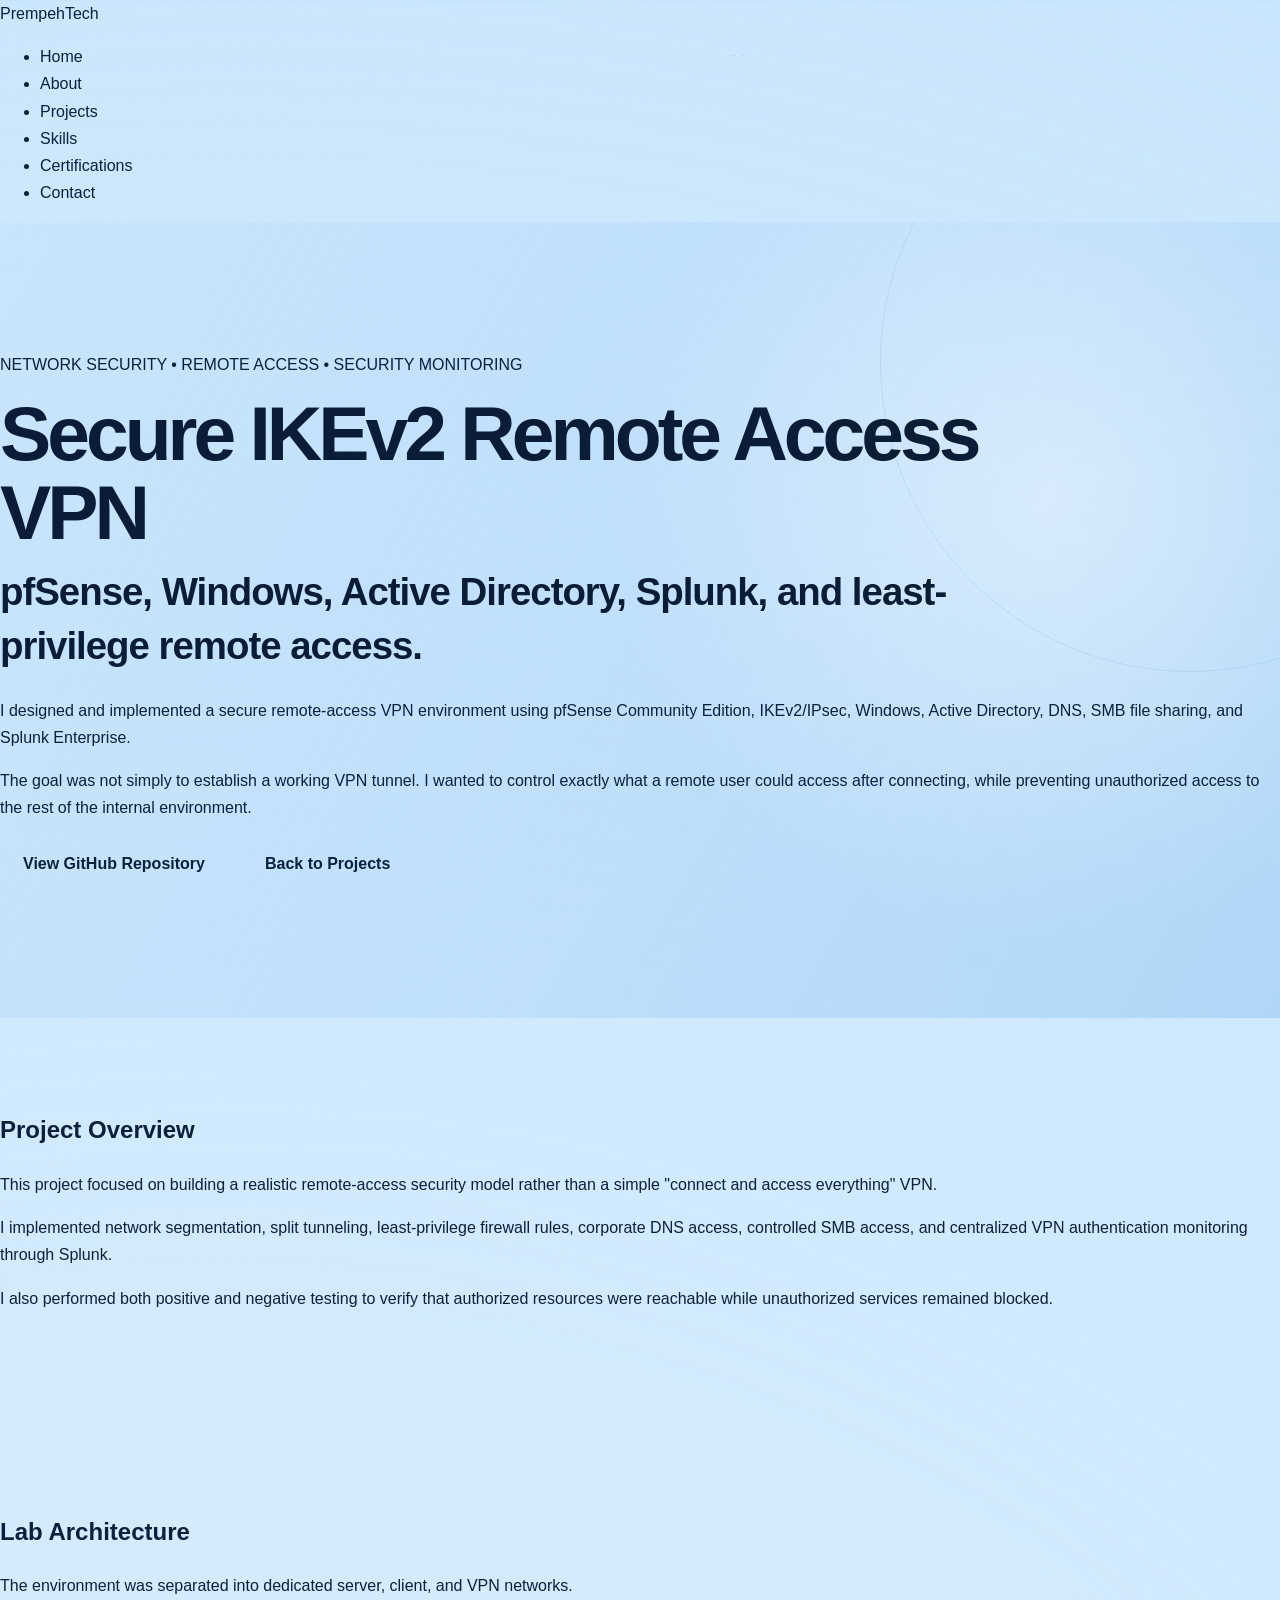
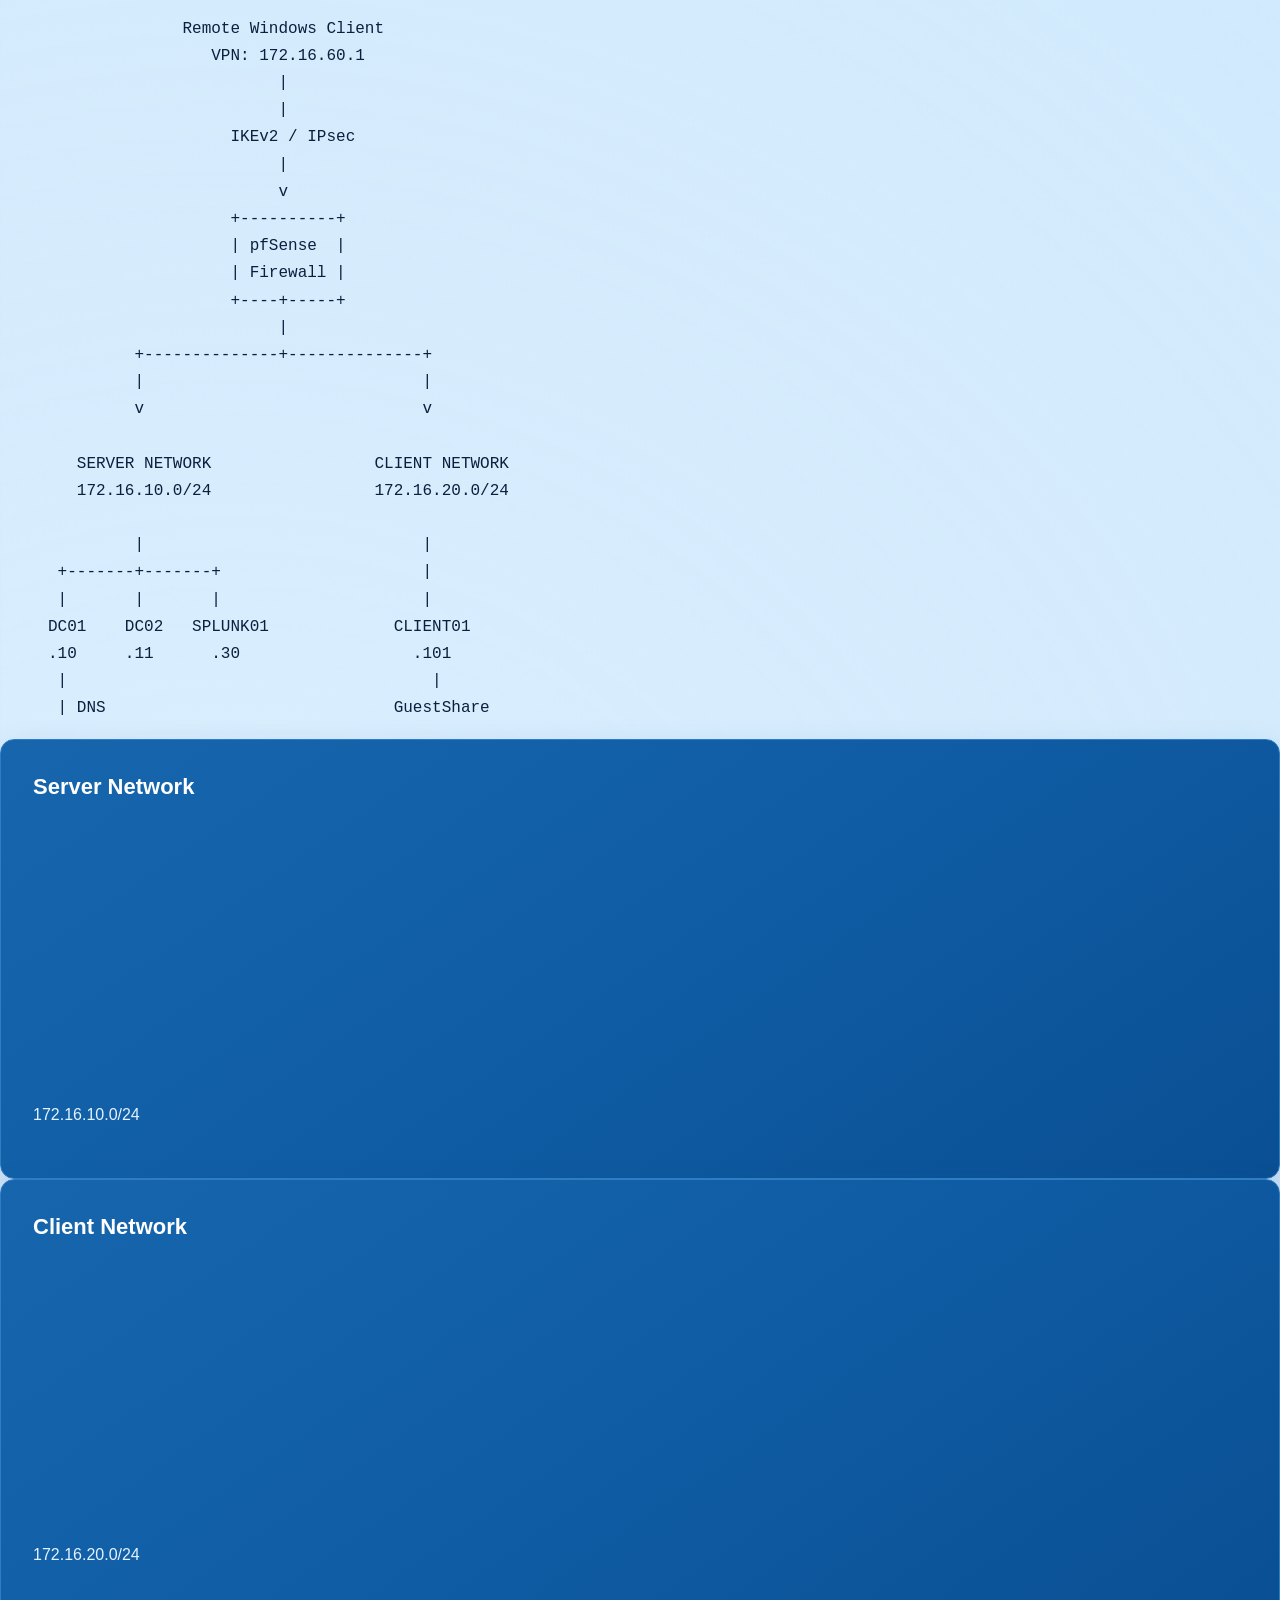
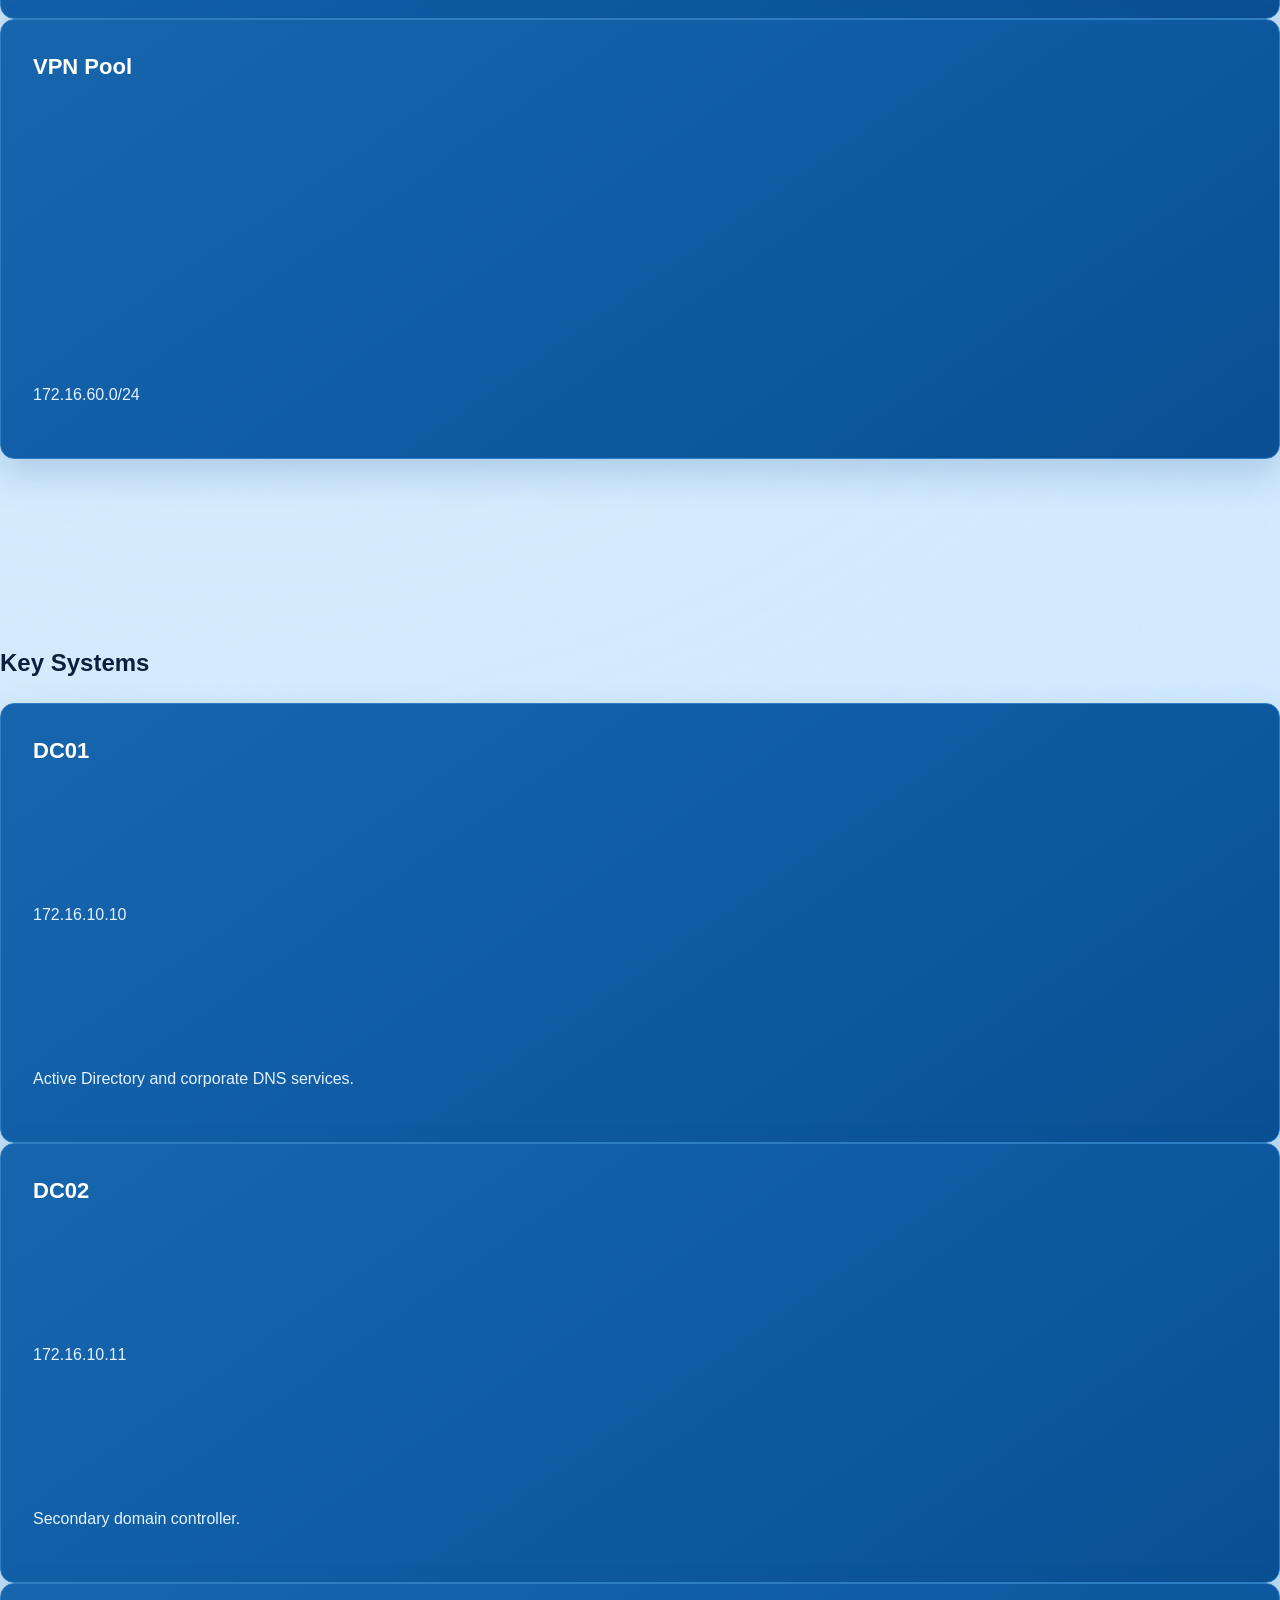
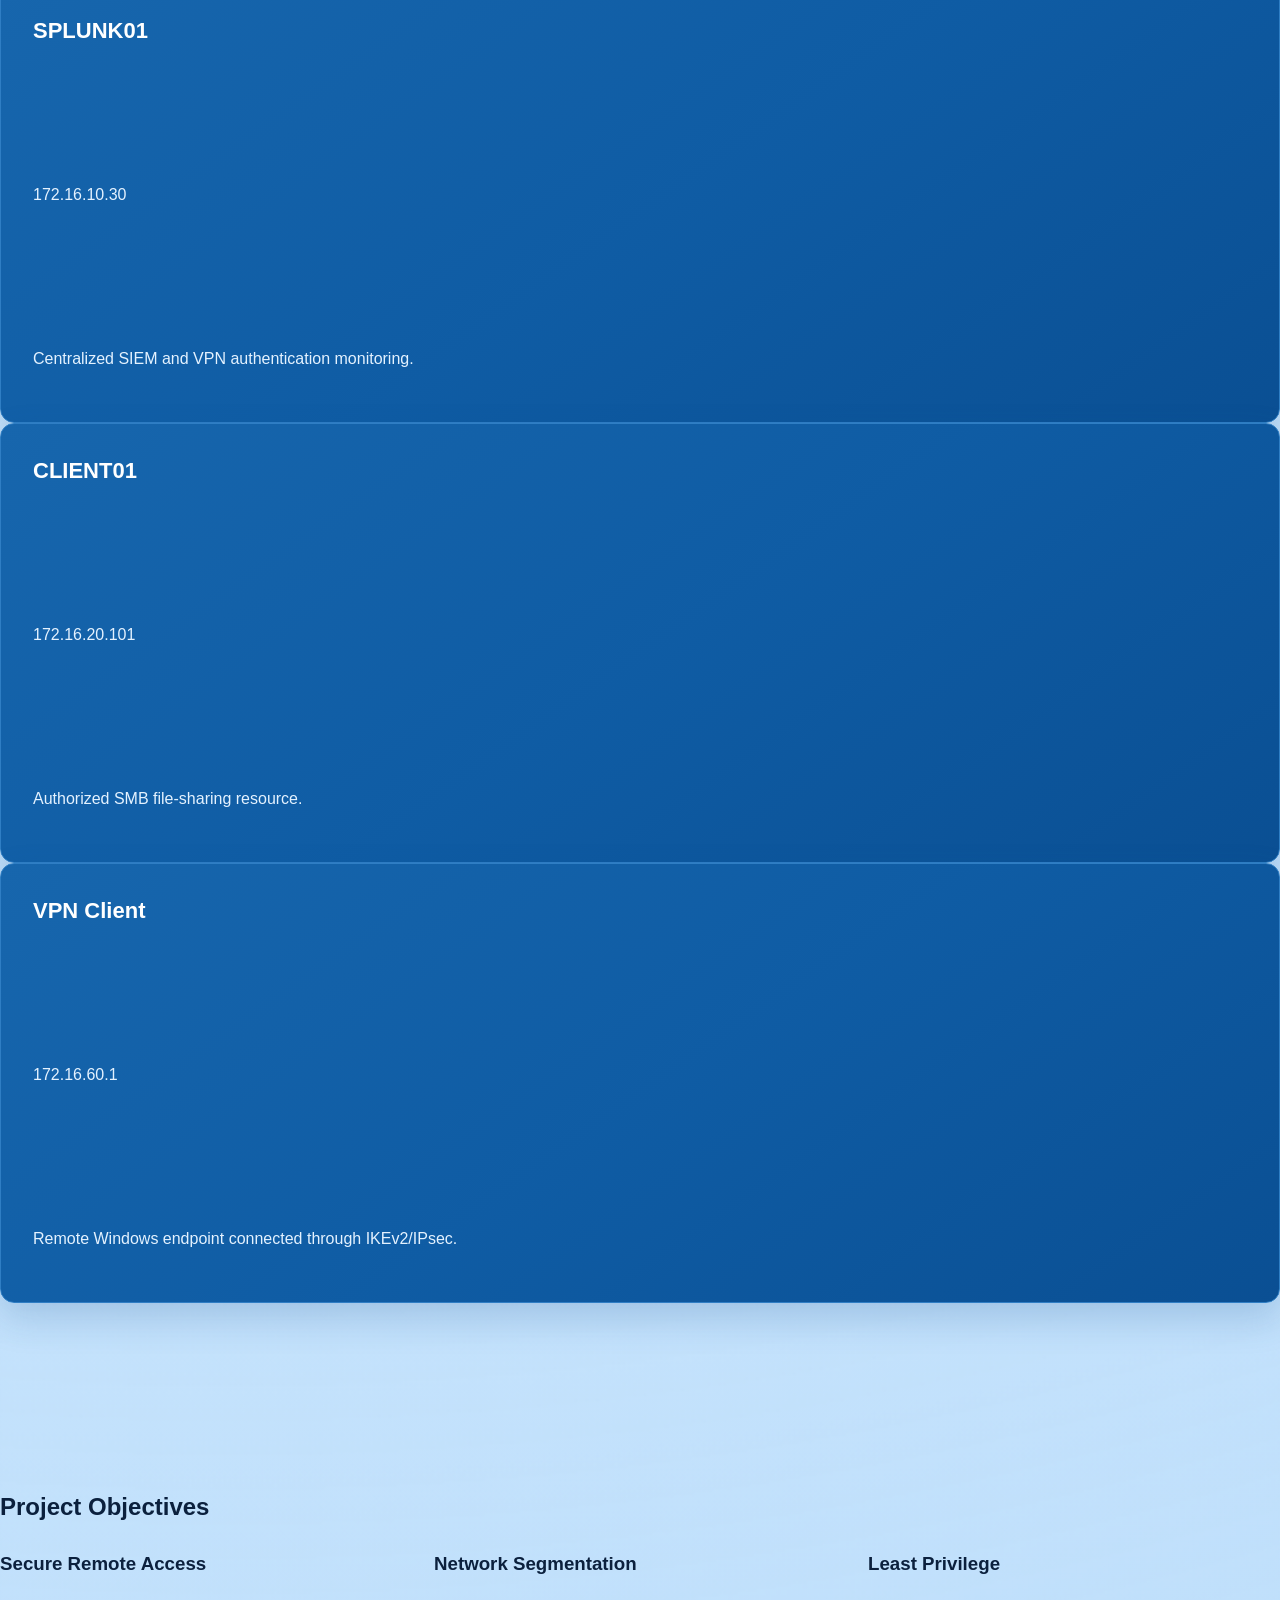
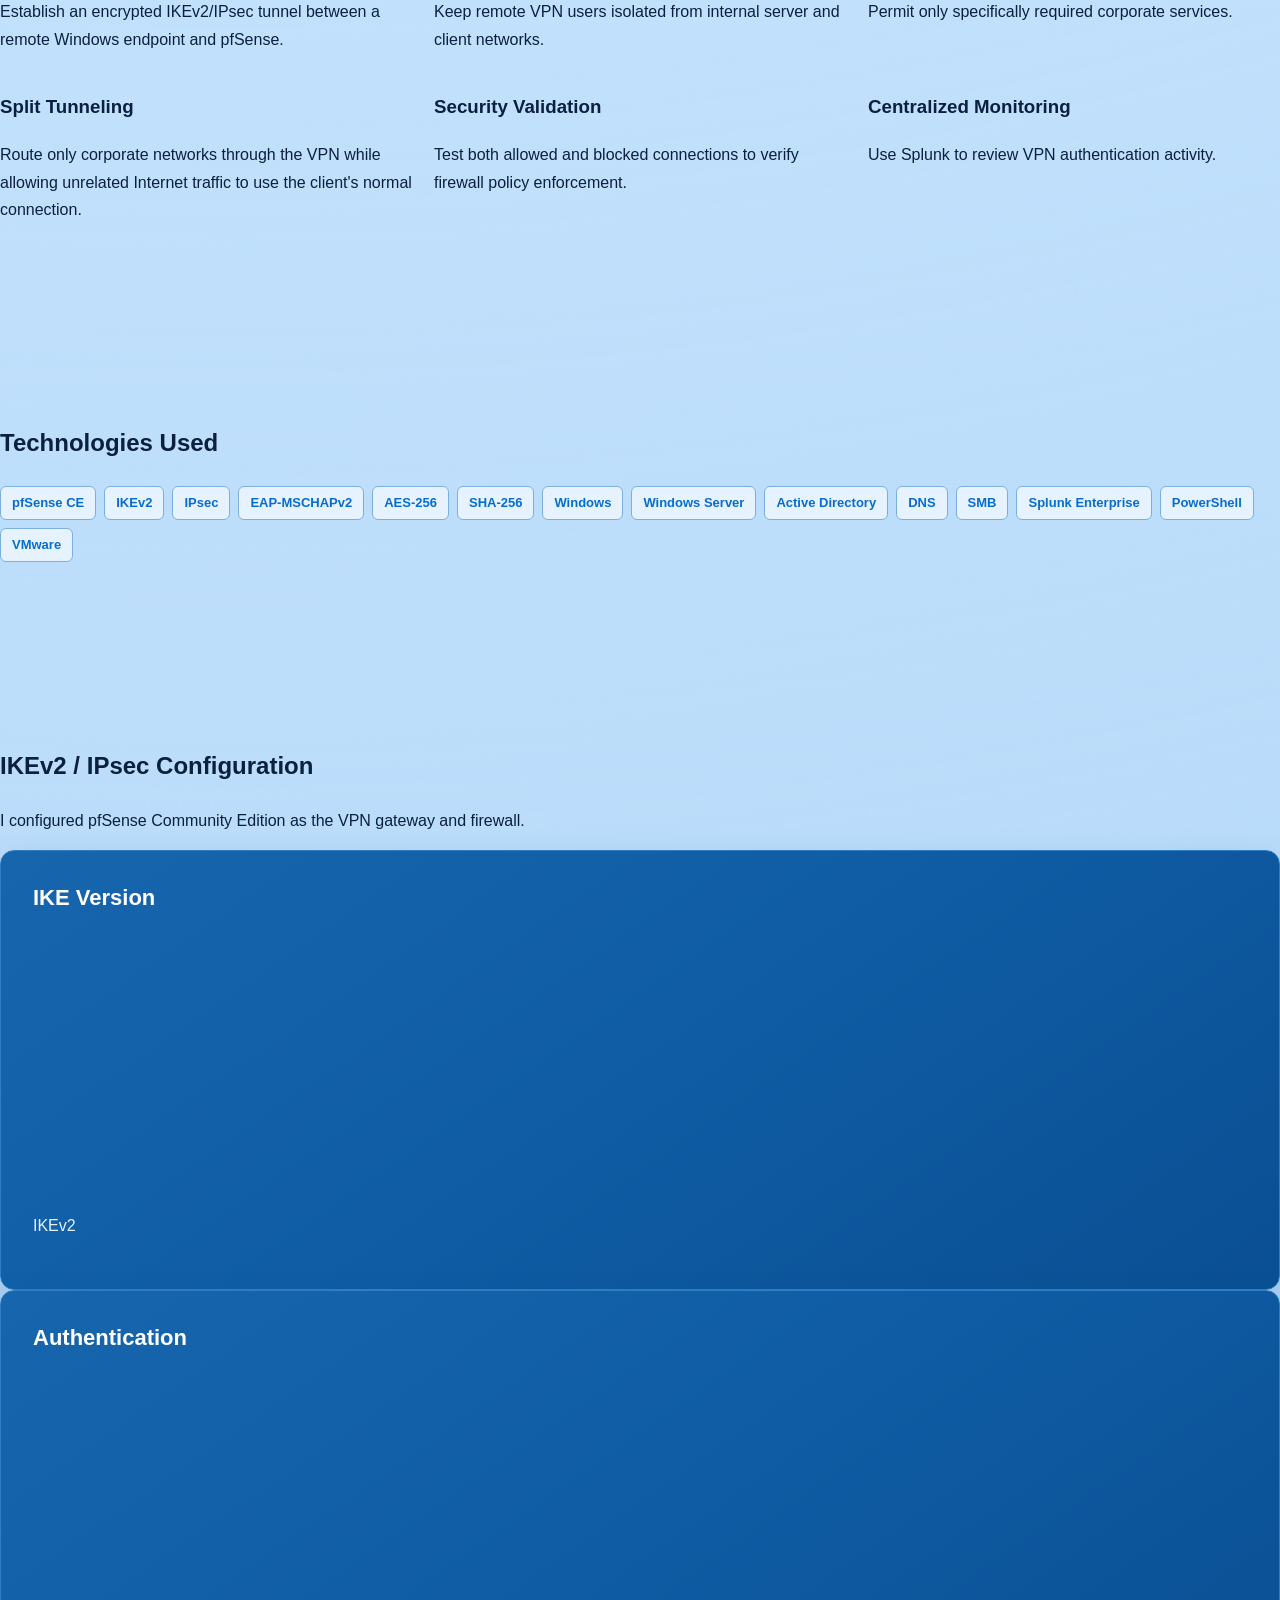
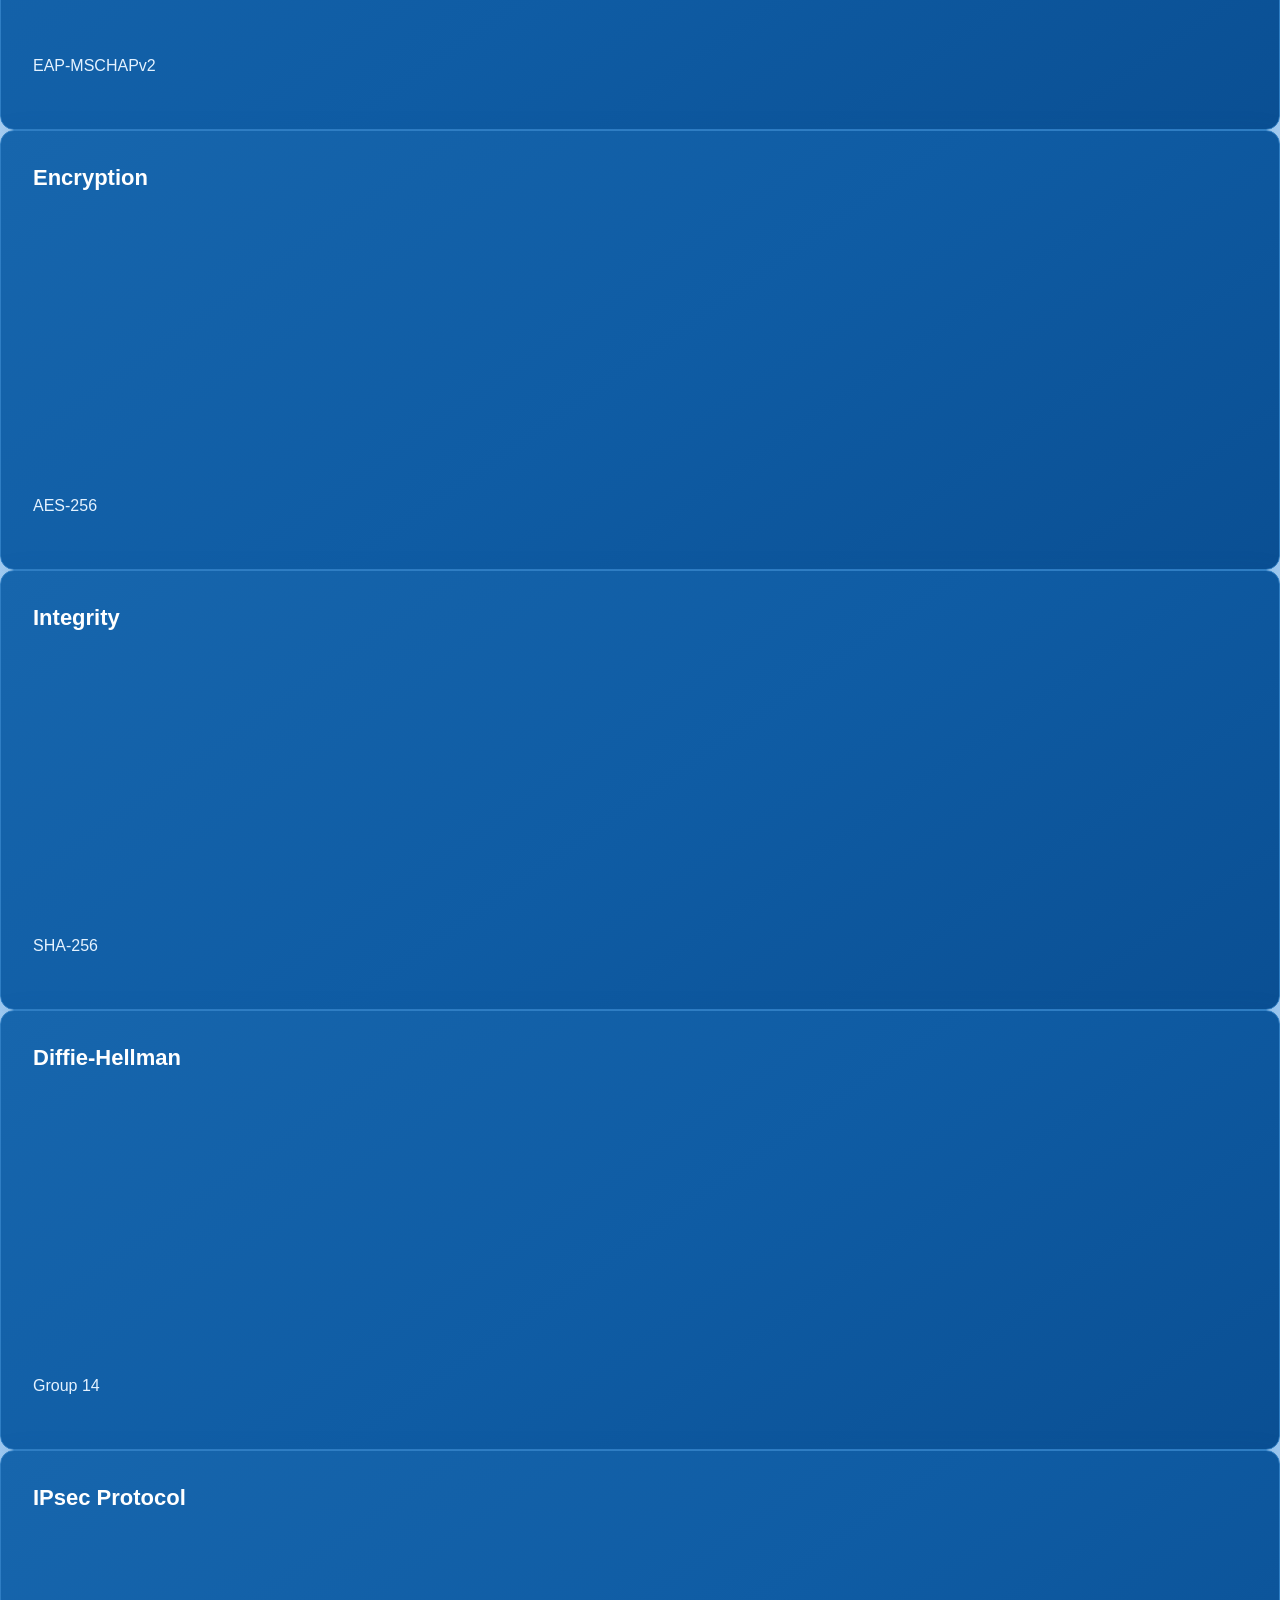
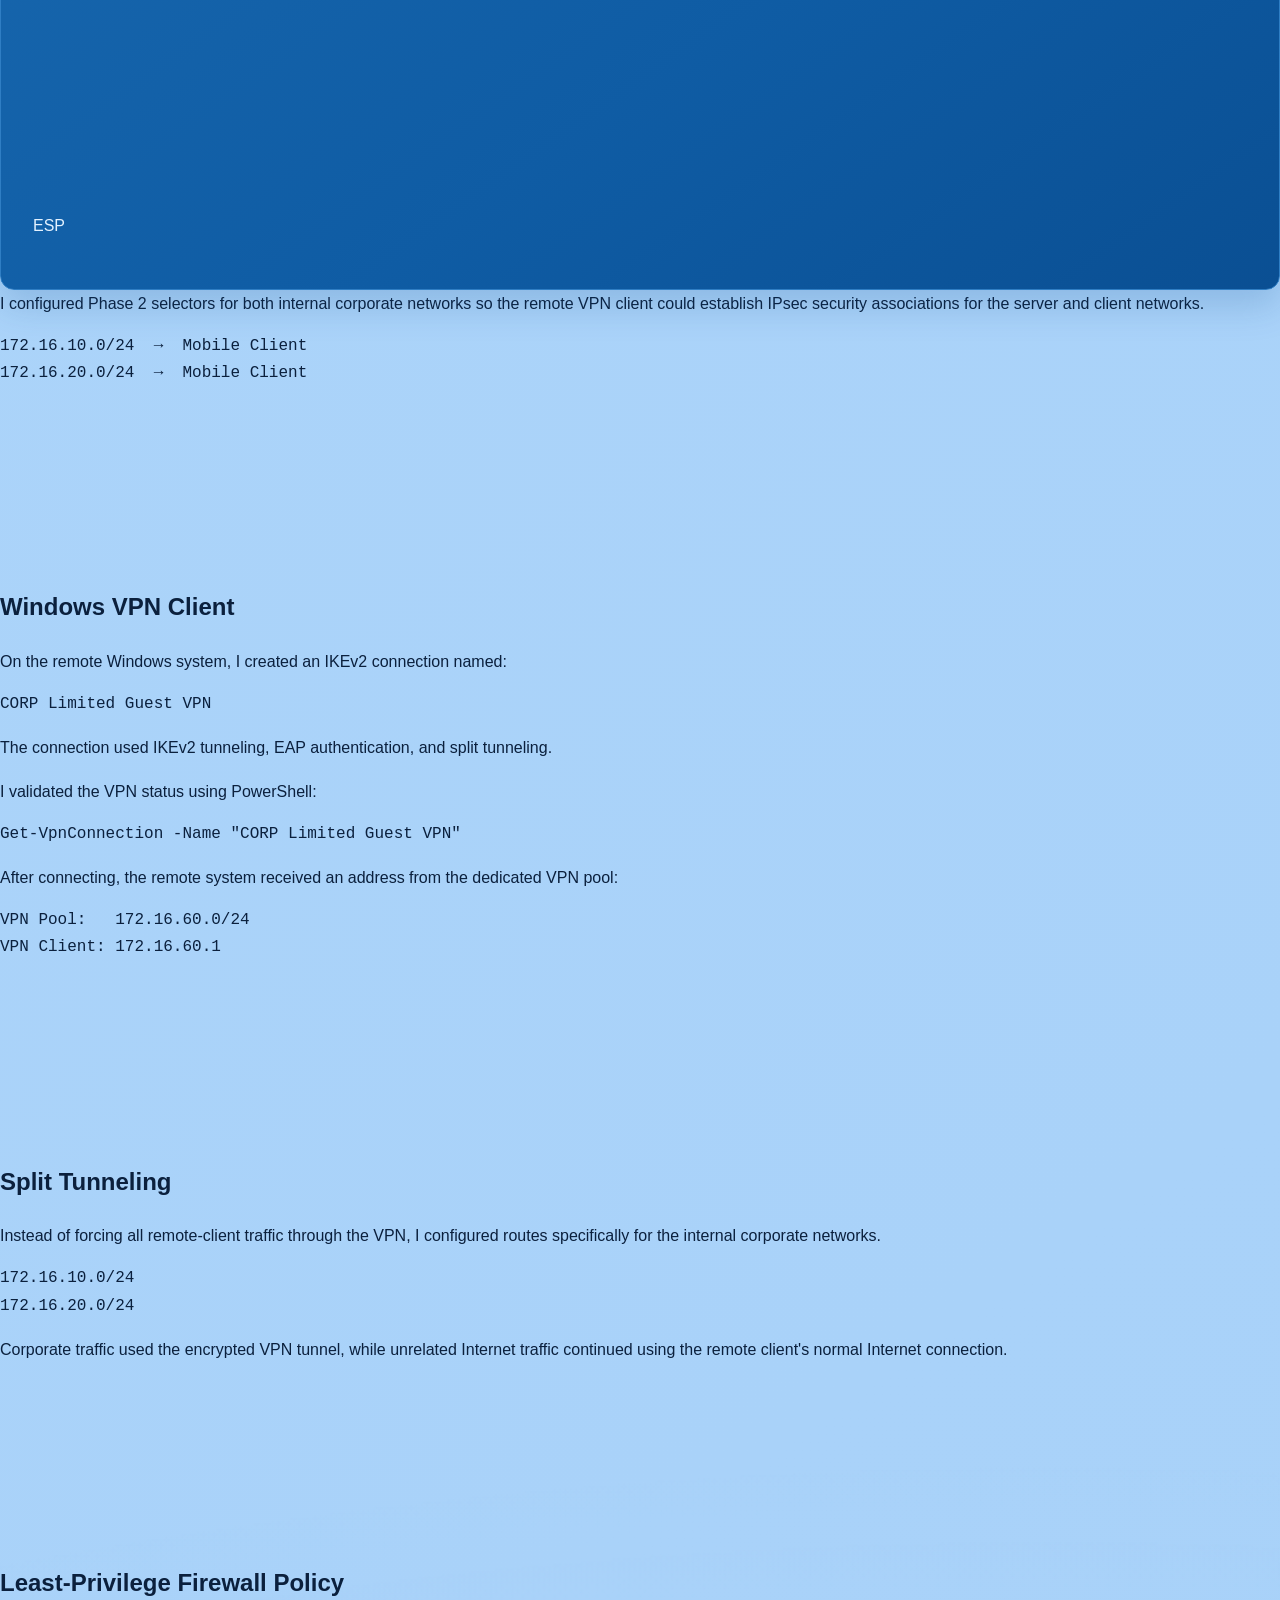
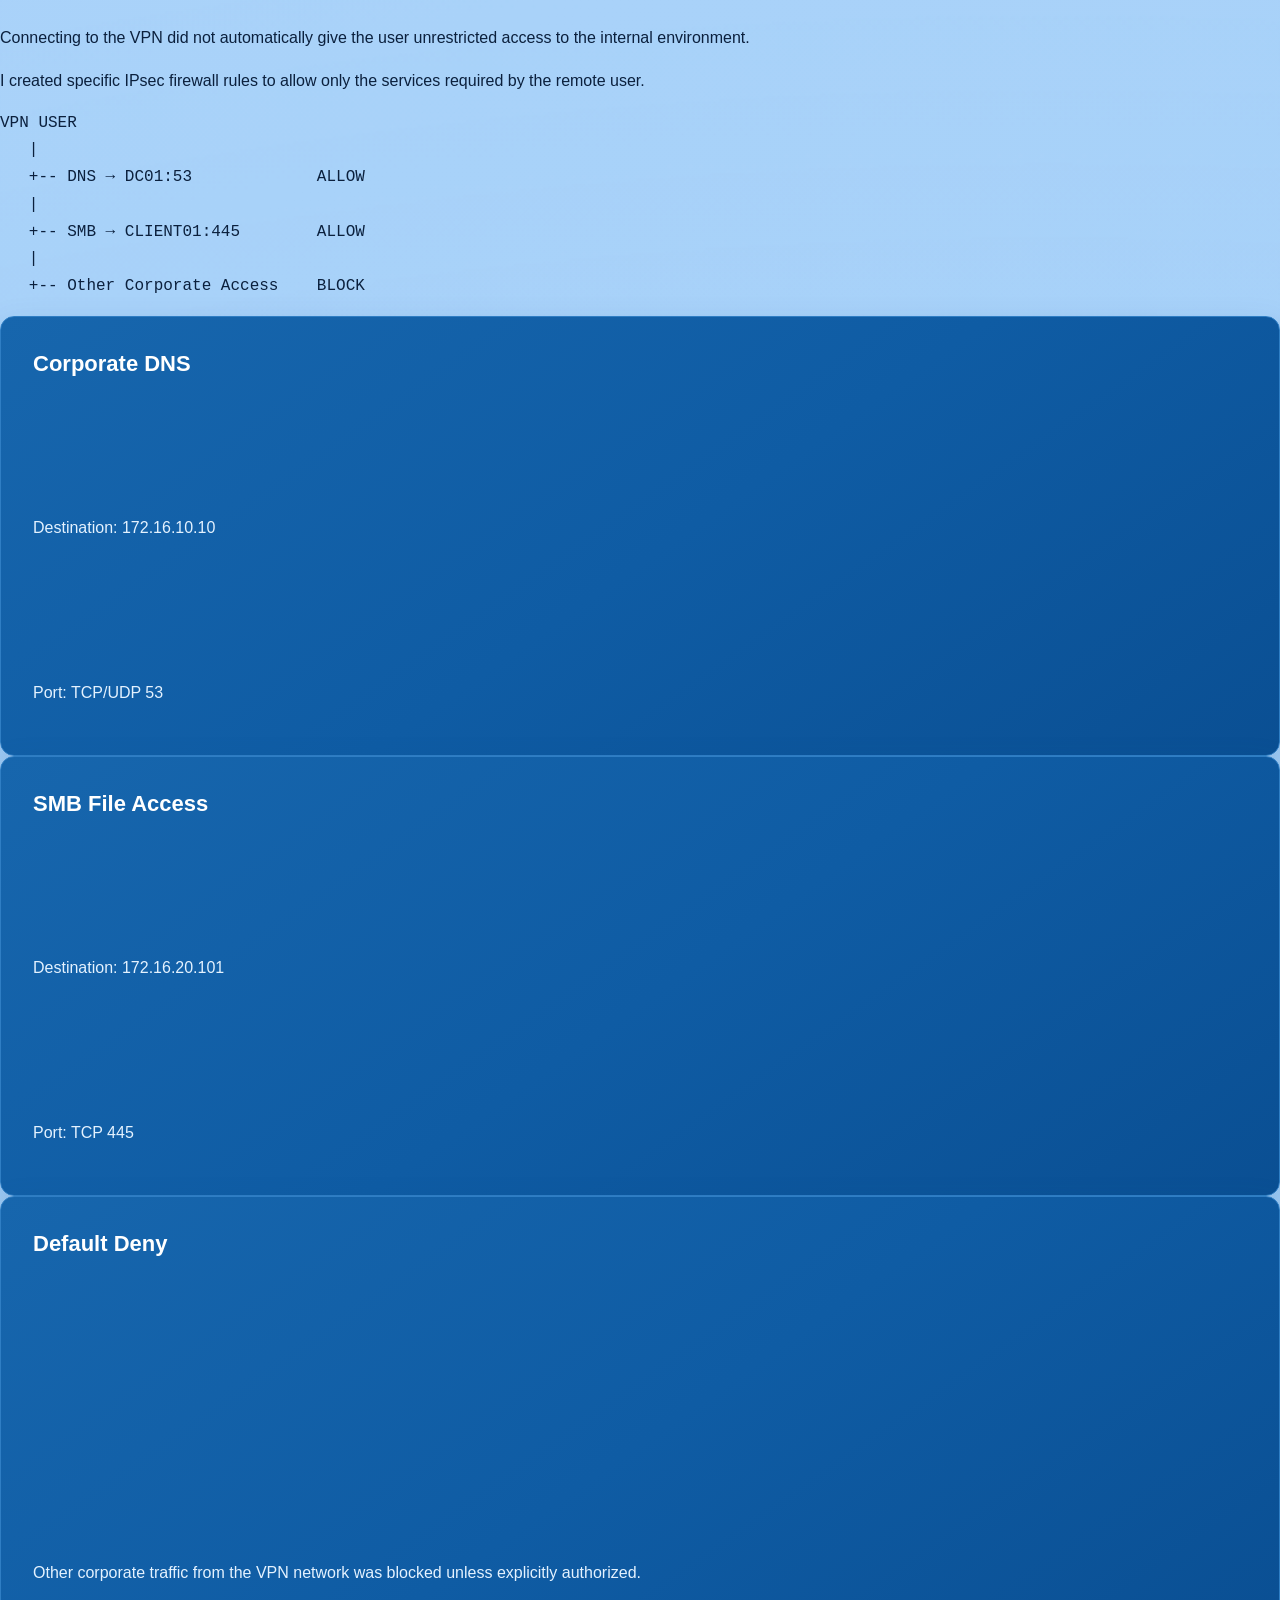
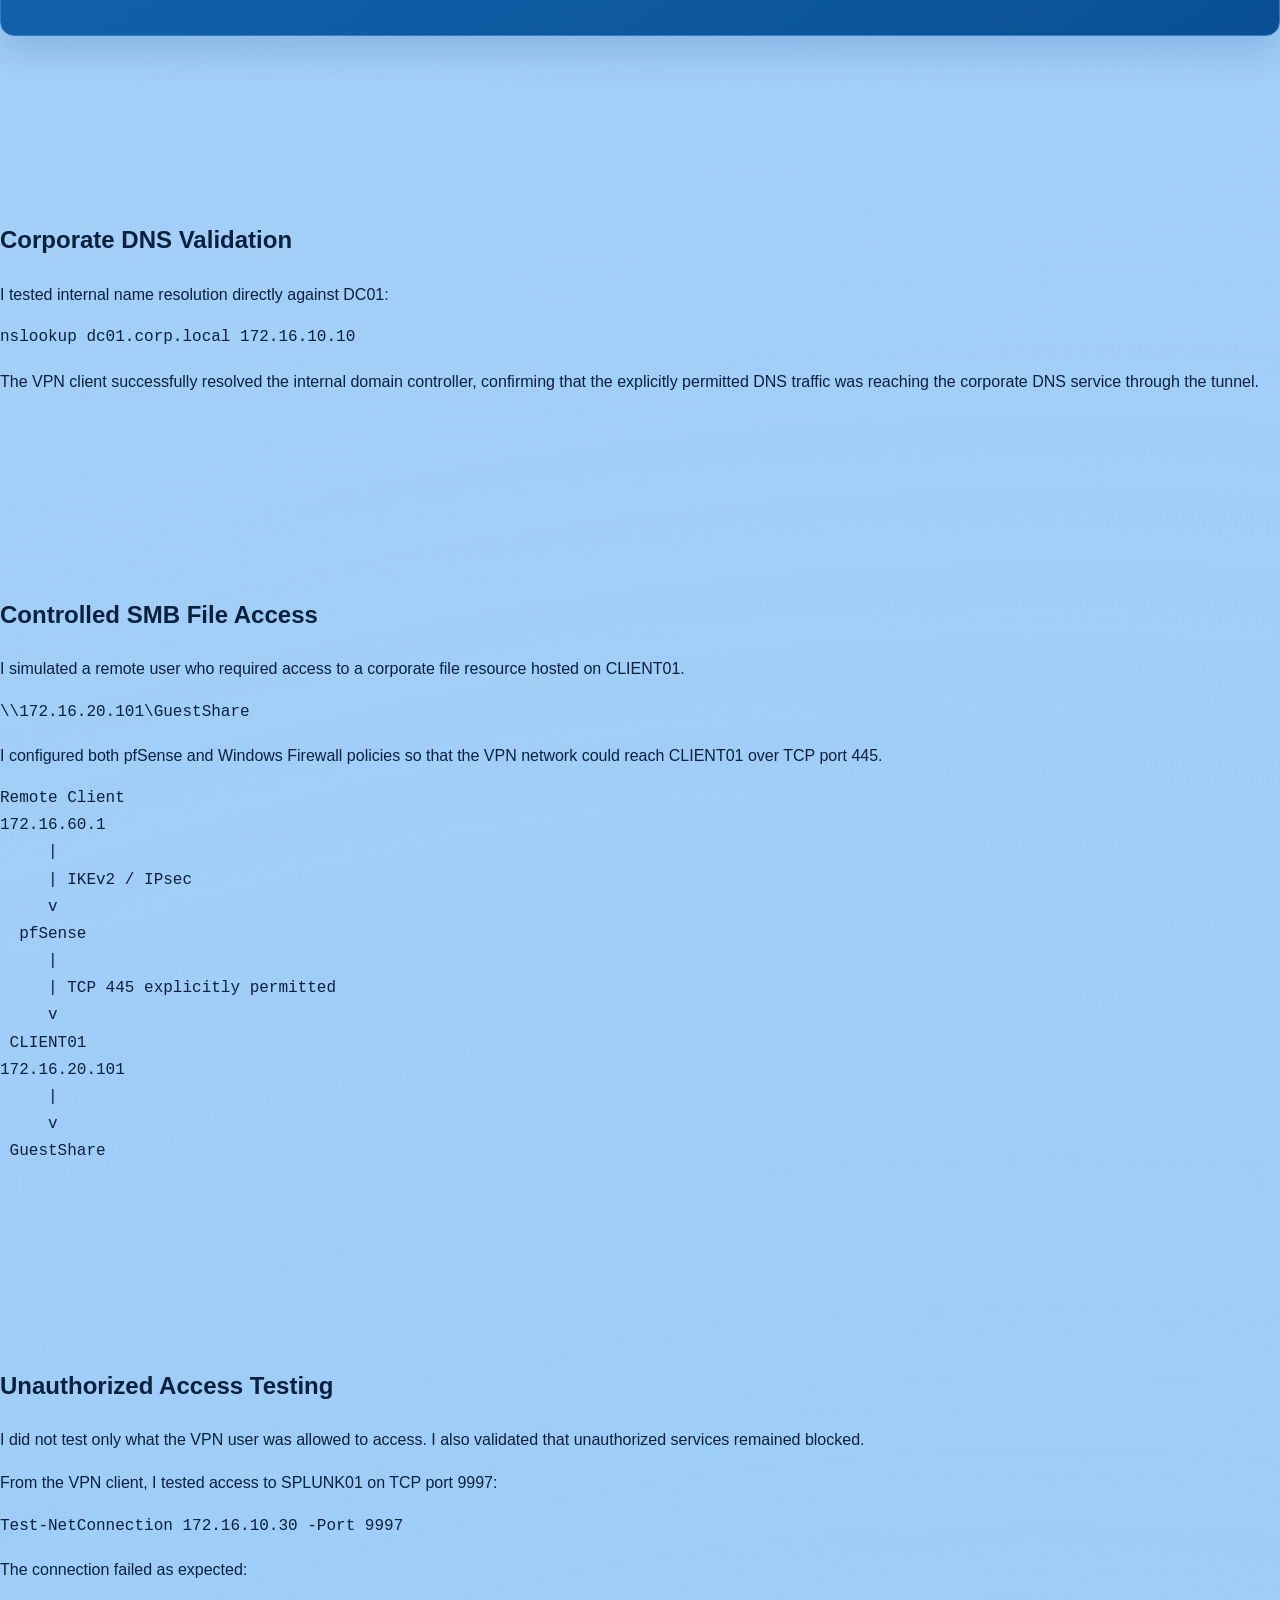
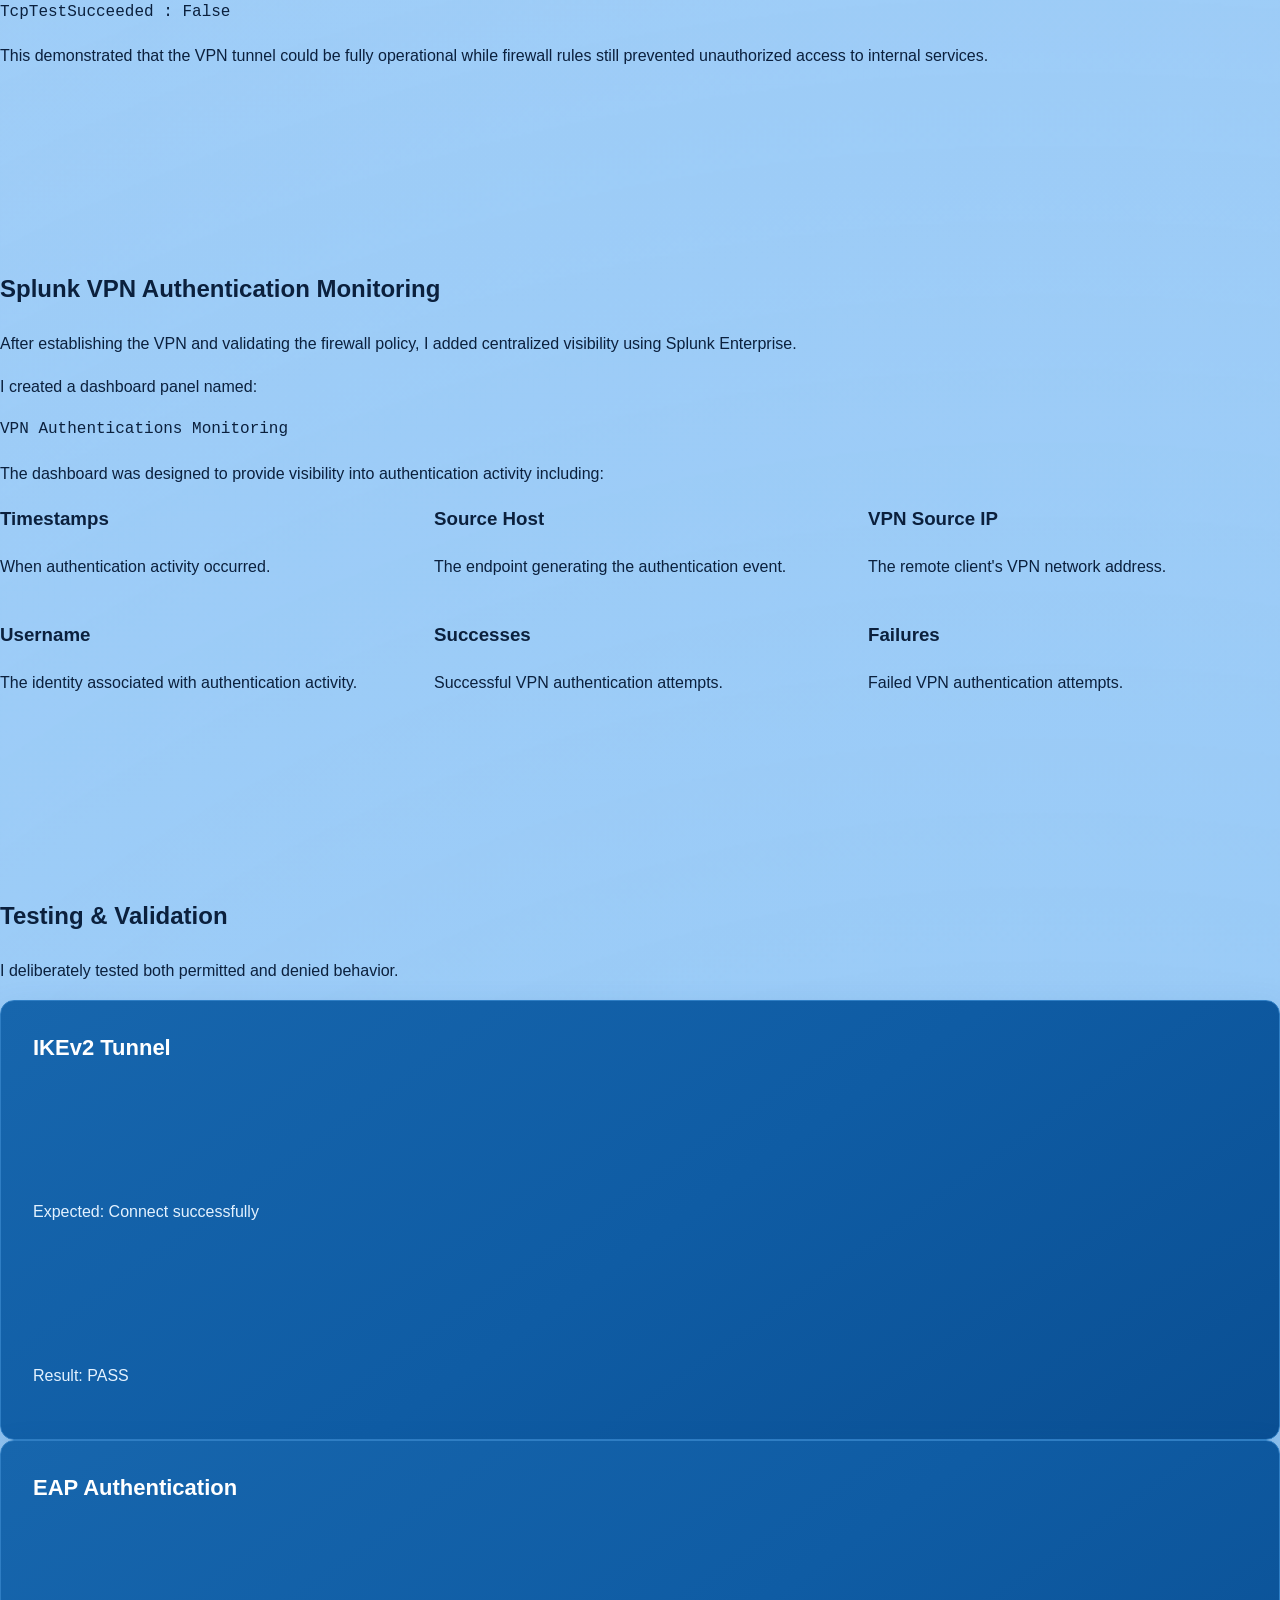
<file: Projects/pfsense-vpn.html>
<!DOCTYPE html>
<html lang="en">

<head>
    <meta charset="UTF-8">
    <meta name="viewport" content="width=device-width, initial-scale=1.0">

    <title>Secure IKEv2 Remote Access VPN | PrempehTech</title>

    <meta name="description"
          content="Case study of a secure IKEv2/IPsec remote-access VPN built with pfSense, Windows, Active Directory, DNS, SMB, Splunk, segmentation, least privilege, and security monitoring.">

    <link rel="stylesheet" href="../style.css">
</head>


<body>

<header>
    <nav class="navbar">

        <a href="../index.html" class="logo">
            PrempehTech
        </a>

        <ul class="nav-links">
            <li><a href="../index.html">Home</a></li>
            <li><a href="../index.html#about">About</a></li>
            <li><a href="../index.html#projects">Projects</a></li>
            <li><a href="../index.html#skills">Skills</a></li>
            <li><a href="../index.html#certifications">Certifications</a></li>
            <li><a href="../index.html#contact">Contact</a></li>
        </ul>

    </nav>
</header>


<main>


<!-- =====================================================
     PROJECT HERO
===================================================== -->

<section class="hero project-hero">

    <div class="hero-content">

        <p class="eyebrow">
            NETWORK SECURITY • REMOTE ACCESS • SECURITY MONITORING
        </p>

        <h1>
            Secure IKEv2 Remote Access VPN
        </h1>

        <h2>
            pfSense, Windows, Active Directory, Splunk, and least-privilege remote access.
        </h2>

        <p>
            I designed and implemented a secure remote-access VPN environment
            using pfSense Community Edition, IKEv2/IPsec, Windows,
            Active Directory, DNS, SMB file sharing, and Splunk Enterprise.
        </p>

        <p>
            The goal was not simply to establish a working VPN tunnel.
            I wanted to control exactly what a remote user could access after
            connecting, while preventing unauthorized access to the rest of
            the internal environment.
        </p>

        <div class="hero-buttons">

            <a href="https://github.com/PREMPE/PFSENSE-VPN-CREATION"
               class="btn primary"
               target="_blank"
               rel="noopener noreferrer">
                View GitHub Repository
            </a>

            <a href="../index.html#projects"
               class="btn secondary">
                Back to Projects
            </a>

        </div>

    </div>

</section>



<!-- =====================================================
     PROJECT OVERVIEW
===================================================== -->

<section class="section">

    <h2>
        Project Overview
    </h2>

    <p>
        This project focused on building a realistic remote-access security
        model rather than a simple "connect and access everything" VPN.
    </p>

    <p>
        I implemented network segmentation, split tunneling,
        least-privilege firewall rules, corporate DNS access,
        controlled SMB access, and centralized VPN authentication
        monitoring through Splunk.
    </p>

    <p>
        I also performed both positive and negative testing to verify that
        authorized resources were reachable while unauthorized services
        remained blocked.
    </p>

</section>



<!-- =====================================================
     ARCHITECTURE
===================================================== -->

<section class="section">

    <h2>
        Lab Architecture
    </h2>

    <p>
        The environment was separated into dedicated server,
        client, and VPN networks.
    </p>

    <div class="architecture-block">

<pre>
                   Remote Windows Client
                      VPN: 172.16.60.1
                             |
                             |
                        IKEv2 / IPsec
                             |
                             v
                        +----------+
                        | pfSense  |
                        | Firewall |
                        +----+-----+
                             |
              +--------------+--------------+
              |                             |
              v                             v

        SERVER NETWORK                 CLIENT NETWORK
        172.16.10.0/24                 172.16.20.0/24

              |                             |
      +-------+-------+                     |
      |       |       |                     |
     DC01    DC02   SPLUNK01             CLIENT01
     .10     .11      .30                  .101
      |                                      |
      | DNS                              GuestShare
</pre>

    </div>


    <div class="project-grid">

        <article class="project-card">
            <h3>Server Network</h3>
            <p>172.16.10.0/24</p>
        </article>

        <article class="project-card">
            <h3>Client Network</h3>
            <p>172.16.20.0/24</p>
        </article>

        <article class="project-card">
            <h3>VPN Pool</h3>
            <p>172.16.60.0/24</p>
        </article>

    </div>

</section>



<!-- =====================================================
     SYSTEMS
===================================================== -->

<section class="section">

    <h2>
        Key Systems
    </h2>

    <div class="project-grid">

        <article class="project-card">

            <h3>DC01</h3>

            <p>
                172.16.10.10
            </p>

            <p>
                Active Directory and corporate DNS services.
            </p>

        </article>


        <article class="project-card">

            <h3>DC02</h3>

            <p>
                172.16.10.11
            </p>

            <p>
                Secondary domain controller.
            </p>

        </article>


        <article class="project-card">

            <h3>SPLUNK01</h3>

            <p>
                172.16.10.30
            </p>

            <p>
                Centralized SIEM and VPN authentication monitoring.
            </p>

        </article>


        <article class="project-card">

            <h3>CLIENT01</h3>

            <p>
                172.16.20.101
            </p>

            <p>
                Authorized SMB file-sharing resource.
            </p>

        </article>


        <article class="project-card">

            <h3>VPN Client</h3>

            <p>
                172.16.60.1
            </p>

            <p>
                Remote Windows endpoint connected through IKEv2/IPsec.
            </p>

        </article>

    </div>

</section>



<!-- =====================================================
     OBJECTIVES
===================================================== -->

<section class="section">

    <h2>
        Project Objectives
    </h2>

    <div class="skills-grid">

        <div>
            <h3>Secure Remote Access</h3>
            <p>
                Establish an encrypted IKEv2/IPsec tunnel between
                a remote Windows endpoint and pfSense.
            </p>
        </div>

        <div>
            <h3>Network Segmentation</h3>
            <p>
                Keep remote VPN users isolated from internal server
                and client networks.
            </p>
        </div>

        <div>
            <h3>Least Privilege</h3>
            <p>
                Permit only specifically required corporate services.
            </p>
        </div>

        <div>
            <h3>Split Tunneling</h3>
            <p>
                Route only corporate networks through the VPN while
                allowing unrelated Internet traffic to use the
                client's normal connection.
            </p>
        </div>

        <div>
            <h3>Security Validation</h3>
            <p>
                Test both allowed and blocked connections to verify
                firewall policy enforcement.
            </p>
        </div>

        <div>
            <h3>Centralized Monitoring</h3>
            <p>
                Use Splunk to review VPN authentication activity.
            </p>
        </div>

    </div>

</section>



<!-- =====================================================
     TECHNOLOGIES
===================================================== -->

<section class="section">

    <h2>
        Technologies Used
    </h2>

    <div class="tags">

        <span>pfSense CE</span>
        <span>IKEv2</span>
        <span>IPsec</span>
        <span>EAP-MSCHAPv2</span>
        <span>AES-256</span>
        <span>SHA-256</span>
        <span>Windows</span>
        <span>Windows Server</span>
        <span>Active Directory</span>
        <span>DNS</span>
        <span>SMB</span>
        <span>Splunk Enterprise</span>
        <span>PowerShell</span>
        <span>VMware</span>

    </div>

</section>



<!-- =====================================================
     VPN CONFIGURATION
===================================================== -->

<section class="section">

    <h2>
        IKEv2 / IPsec Configuration
    </h2>

    <p>
        I configured pfSense Community Edition as the VPN gateway
        and firewall.
    </p>

    <div class="project-grid">

        <article class="project-card">
            <h3>IKE Version</h3>
            <p>IKEv2</p>
        </article>

        <article class="project-card">
            <h3>Authentication</h3>
            <p>EAP-MSCHAPv2</p>
        </article>

        <article class="project-card">
            <h3>Encryption</h3>
            <p>AES-256</p>
        </article>

        <article class="project-card">
            <h3>Integrity</h3>
            <p>SHA-256</p>
        </article>

        <article class="project-card">
            <h3>Diffie-Hellman</h3>
            <p>Group 14</p>
        </article>

        <article class="project-card">
            <h3>IPsec Protocol</h3>
            <p>ESP</p>
        </article>

    </div>

    <p>
        I configured Phase 2 selectors for both internal corporate
        networks so the remote VPN client could establish IPsec
        security associations for the server and client networks.
    </p>

    <div class="architecture-block">

<pre>
172.16.10.0/24  →  Mobile Client
172.16.20.0/24  →  Mobile Client
</pre>

    </div>

</section>



<!-- =====================================================
     WINDOWS CLIENT
===================================================== -->

<section class="section">

    <h2>
        Windows VPN Client
    </h2>

    <p>
        On the remote Windows system, I created an IKEv2 connection named:
    </p>

    <div class="architecture-block">

<pre>
CORP Limited Guest VPN
</pre>

    </div>

    <p>
        The connection used IKEv2 tunneling, EAP authentication,
        and split tunneling.
    </p>

    <p>
        I validated the VPN status using PowerShell:
    </p>

    <div class="architecture-block">

<pre>
Get-VpnConnection -Name "CORP Limited Guest VPN"
</pre>

    </div>

    <p>
        After connecting, the remote system received an address from
        the dedicated VPN pool:
    </p>

    <div class="architecture-block">

<pre>
VPN Pool:   172.16.60.0/24
VPN Client: 172.16.60.1
</pre>

    </div>

</section>



<!-- =====================================================
     SPLIT TUNNELING
===================================================== -->

<section class="section">

    <h2>
        Split Tunneling
    </h2>

    <p>
        Instead of forcing all remote-client traffic through the VPN,
        I configured routes specifically for the internal corporate
        networks.
    </p>

    <div class="architecture-block">

<pre>
172.16.10.0/24
172.16.20.0/24
</pre>

    </div>

    <p>
        Corporate traffic used the encrypted VPN tunnel, while unrelated
        Internet traffic continued using the remote client's normal
        Internet connection.
    </p>

</section>



<!-- =====================================================
     FIREWALL POLICY
===================================================== -->

<section class="section">

    <h2>
        Least-Privilege Firewall Policy
    </h2>

    <p>
        Connecting to the VPN did not automatically give the user
        unrestricted access to the internal environment.
    </p>

    <p>
        I created specific IPsec firewall rules to allow only the
        services required by the remote user.
    </p>

    <div class="architecture-block">

<pre>
VPN USER
   |
   +-- DNS → DC01:53             ALLOW
   |
   +-- SMB → CLIENT01:445        ALLOW
   |
   +-- Other Corporate Access    BLOCK
</pre>

    </div>

    <div class="project-grid">

        <article class="project-card">

            <h3>Corporate DNS</h3>

            <p>
                Destination:
                172.16.10.10
            </p>

            <p>
                Port:
                TCP/UDP 53
            </p>

        </article>


        <article class="project-card">

            <h3>SMB File Access</h3>

            <p>
                Destination:
                172.16.20.101
            </p>

            <p>
                Port:
                TCP 445
            </p>

        </article>


        <article class="project-card">

            <h3>Default Deny</h3>

            <p>
                Other corporate traffic from the VPN network
                was blocked unless explicitly authorized.
            </p>

        </article>

    </div>

</section>



<!-- =====================================================
     DNS VALIDATION
===================================================== -->

<section class="section">

    <h2>
        Corporate DNS Validation
    </h2>

    <p>
        I tested internal name resolution directly against DC01:
    </p>

    <div class="architecture-block">

<pre>
nslookup dc01.corp.local 172.16.10.10
</pre>

    </div>

    <p>
        The VPN client successfully resolved the internal domain controller,
        confirming that the explicitly permitted DNS traffic was reaching
        the corporate DNS service through the tunnel.
    </p>

</section>



<!-- =====================================================
     SMB ACCESS
===================================================== -->

<section class="section">

    <h2>
        Controlled SMB File Access
    </h2>

    <p>
        I simulated a remote user who required access to a corporate
        file resource hosted on CLIENT01.
    </p>

    <div class="architecture-block">

<pre>
\\172.16.20.101\GuestShare
</pre>

    </div>

    <p>
        I configured both pfSense and Windows Firewall policies so that
        the VPN network could reach CLIENT01 over TCP port 445.
    </p>

    <div class="architecture-block">

<pre>
Remote Client
172.16.60.1
     |
     | IKEv2 / IPsec
     v
  pfSense
     |
     | TCP 445 explicitly permitted
     v
 CLIENT01
172.16.20.101
     |
     v
 GuestShare
</pre>

    </div>

</section>



<!-- =====================================================
     NEGATIVE TESTING
===================================================== -->

<section class="section">

    <h2>
        Unauthorized Access Testing
    </h2>

    <p>
        I did not test only what the VPN user was allowed to access.
        I also validated that unauthorized services remained blocked.
    </p>

    <p>
        From the VPN client, I tested access to SPLUNK01 on TCP port 9997:
    </p>

    <div class="architecture-block">

<pre>
Test-NetConnection 172.16.10.30 -Port 9997
</pre>

    </div>

    <p>
        The connection failed as expected:
    </p>

    <div class="architecture-block">

<pre>
TcpTestSucceeded : False
</pre>

    </div>

    <p>
        This demonstrated that the VPN tunnel could be fully operational
        while firewall rules still prevented unauthorized access to
        internal services.
    </p>

</section>



<!-- =====================================================
     SPLUNK MONITORING
===================================================== -->

<section class="section">

    <h2>
        Splunk VPN Authentication Monitoring
    </h2>

    <p>
        After establishing the VPN and validating the firewall policy,
        I added centralized visibility using Splunk Enterprise.
    </p>

    <p>
        I created a dashboard panel named:
    </p>

    <div class="architecture-block">

<pre>
VPN Authentications Monitoring
</pre>

    </div>

    <p>
        The dashboard was designed to provide visibility into authentication
        activity including:
    </p>

    <div class="skills-grid">

        <div>
            <h3>Timestamps</h3>
            <p>When authentication activity occurred.</p>
        </div>

        <div>
            <h3>Source Host</h3>
            <p>The endpoint generating the authentication event.</p>
        </div>

        <div>
            <h3>VPN Source IP</h3>
            <p>The remote client's VPN network address.</p>
        </div>

        <div>
            <h3>Username</h3>
            <p>The identity associated with authentication activity.</p>
        </div>

        <div>
            <h3>Successes</h3>
            <p>Successful VPN authentication attempts.</p>
        </div>

        <div>
            <h3>Failures</h3>
            <p>Failed VPN authentication attempts.</p>
        </div>

    </div>

</section>



<!-- =====================================================
     VALIDATION
===================================================== -->

<section class="section">

    <h2>
        Testing & Validation
    </h2>

    <p>
        I deliberately tested both permitted and denied behavior.
    </p>

    <div class="project-grid">

        <article class="project-card">
            <h3>IKEv2 Tunnel</h3>
            <p>Expected: Connect successfully</p>
            <p>Result: PASS</p>
        </article>

        <article class="project-card">
            <h3>EAP Authentication</h3>
            <p>Expected: Successful authentication</p>
            <p>Result: PASS</p>
        </article>

        <article class="project-card">
            <h3>VPN Address</h3>
            <p>Expected: Receive 172.16.60.x address</p>
            <p>Result: PASS</p>
        </article>

        <article class="project-card">
            <h3>Corporate DNS</h3>
            <p>Expected: Allowed</p>
            <p>Result: PASS</p>
        </article>

        <article class="project-card">
            <h3>Internal DNS Record</h3>
            <p>Expected: Resolve dc01.corp.local</p>
            <p>Result: PASS</p>
        </article>

        <article class="project-card">
            <h3>CLIENT01 TCP/445</h3>
            <p>Expected: Allowed</p>
            <p>Result: PASS</p>
        </article>

        <article class="project-card">
            <h3>GuestShare</h3>
            <p>Expected: Accessible</p>
            <p>Result: PASS</p>
        </article>

        <article class="project-card">
            <h3>SPLUNK01 TCP/9997</h3>
            <p>Expected: Blocked</p>
            <p>Result: PASS</p>
        </article>

        <article class="project-card">
            <h3>Splunk Monitoring</h3>
            <p>Expected: Authentication activity visible</p>
            <p>Result: PASS</p>
        </article>

    </div>

</section>



<!-- =====================================================
     TROUBLESHOOTING
===================================================== -->

<section class="section">

    <h2>
        Troubleshooting
    </h2>

    <p>
        Troubleshooting became one of the most valuable parts of the project.
        I encountered issues involving VPN negotiation, routing,
        firewall policy, DNS, SMB, and Windows networking.
    </p>

    <p>
        I used tools and commands including:
    </p>

    <div class="tags">

        <span>Get-VpnConnection</span>
        <span>Get-NetIPConfiguration</span>
        <span>Get-NetTCPConnection</span>
        <span>Get-NetFirewallRule</span>
        <span>Test-NetConnection</span>
        <span>nslookup</span>
        <span>route print</span>
        <span>pfSense Logs</span>
        <span>Packet Captures</span>

    </div>

    <p>
        I learned to troubleshoot the environment layer by layer rather than
        changing settings randomly.
    </p>

    <div class="architecture-block">

<pre>
VPN Tunnel
    ↓
Client Route
    ↓
IPsec Phase 2
    ↓
pfSense Firewall
    ↓
Destination Firewall
    ↓
TCP / UDP Service
    ↓
Application
</pre>

    </div>

</section>



<!-- =====================================================
     SECURITY CONTROLS
===================================================== -->

<section class="section">

    <h2>
        Security Controls Implemented
    </h2>

    <div class="skills-grid">

        <div>

            <h3>Encryption</h3>

            <p>
                IKEv2/IPsec protected communication between the
                remote endpoint and pfSense.
            </p>

        </div>


        <div>

            <h3>Network Segmentation</h3>

            <p>
                VPN clients were isolated inside the
                172.16.60.0/24 network.
            </p>

        </div>


        <div>

            <h3>Least Privilege</h3>

            <p>
                Remote users received only the access required
                for the scenario.
            </p>

        </div>


        <div>

            <h3>Default Deny</h3>

            <p>
                Traffic not explicitly authorized by the VPN
                firewall policy was blocked.
            </p>

        </div>


        <div>

            <h3>Split Tunneling</h3>

            <p>
                Only corporate network traffic was routed through
                the secure tunnel.
            </p>

        </div>


        <div>

            <h3>Centralized Monitoring</h3>

            <p>
                Splunk provided visibility into VPN authentication activity.
            </p>

        </div>


        <div>

            <h3>Positive Testing</h3>

            <p>
                Authorized DNS and SMB access were tested and validated.
            </p>

        </div>


        <div>

            <h3>Negative Testing</h3>

            <p>
                Unauthorized services were tested to verify
                firewall enforcement.
            </p>

        </div>

    </div>

</section>



<!-- =====================================================
     DEFENSE IN DEPTH
===================================================== -->

<section class="section">

    <h2>
        Defense-in-Depth Design
    </h2>

    <div class="architecture-block">

<pre>
Encryption
    +
Authentication
    +
Network Segmentation
    +
Firewall Policies
    +
Windows Firewall
    +
Centralized Monitoring
    +
Security Testing
</pre>

    </div>

</section>



<!-- =====================================================
     SKILLS
===================================================== -->

<section class="section">

    <h2>
        Skills Demonstrated
    </h2>

    <div class="tags">

        <span>IKEv2/IPsec</span>
        <span>pfSense Administration</span>
        <span>VPN Architecture</span>
        <span>EAP Authentication</span>
        <span>Firewall Policy Design</span>
        <span>Network Segmentation</span>
        <span>Split Tunneling</span>
        <span>Least Privilege</span>
        <span>Windows Networking</span>
        <span>Active Directory</span>
        <span>DNS</span>
        <span>SMB</span>
        <span>Windows Firewall</span>
        <span>TCP/IP Troubleshooting</span>
        <span>Packet Analysis</span>
        <span>Splunk Enterprise</span>
        <span>SIEM Dashboards</span>
        <span>Authentication Monitoring</span>
        <span>Security Validation</span>
        <span>Defense in Depth</span>

    </div>

</section>



<!-- =====================================================
     FINAL RESULT
===================================================== -->

<section class="section">

    <h2>
        Final Result
    </h2>

    <p>
        By the end of the project, the remote VPN user could successfully:
    </p>

    <div class="skills-grid">

        <div>
            <h3>Encrypted VPN</h3>
            <p>Establish an IKEv2/IPsec tunnel.</p>
        </div>

        <div>
            <h3>EAP Authentication</h3>
            <p>Authenticate successfully through the VPN.</p>
        </div>

        <div>
            <h3>Isolated VPN Address</h3>
            <p>Receive an address from 172.16.60.0/24.</p>
        </div>

        <div>
            <h3>Corporate DNS</h3>
            <p>Query the internal DNS server.</p>
        </div>

        <div>
            <h3>Internal Resolution</h3>
            <p>Resolve internal corporate DNS records.</p>
        </div>

        <div>
            <h3>Authorized SMB</h3>
            <p>Access the approved GuestShare resource.</p>
        </div>

    </div>

    <p>
        At the same time, the VPN user remained blocked from unrestricted
        access to corporate systems and from services that were not
        explicitly allowed by policy.
    </p>

    <p>
        The project demonstrated that secure remote access is not only
        about allowing a user to establish a VPN connection. A complete
        design must also determine what the user can reach after connecting,
        what must remain blocked, and how authentication activity can be
        centrally monitored.
    </p>

</section>



<!-- =====================================================
     EVIDENCE
===================================================== -->

<section class="section">

    <h2>
        Project Evidence
    </h2>

    <p>
        The full GitHub repository contains configuration evidence,
        validation screenshots, firewall-rule screenshots, VPN status,
        DNS testing, SMB access, blocked access testing, and Splunk
        authentication monitoring.
    </p>

    <div class="hero-buttons">

        <a href="https://github.com/PREMPE/PFSENSE-VPN-CREATION"
           class="btn primary"
           target="_blank"
           rel="noopener noreferrer">
            View Full Technical Documentation
        </a>

    </div>

</section>



<!-- =====================================================
     SECURITY NOTICE
===================================================== -->

<section class="section">

    <h2>
        Security Notice
    </h2>

    <p>
        This project was built entirely inside a controlled lab environment.
        Passwords, EAP secrets, private keys, certificate private material,
        and other sensitive authentication information are intentionally
        excluded from the public documentation.
    </p>

</section>



</main>



<!-- =====================================================
     FOOTER
===================================================== -->

<footer>

    <p>
        © 2026 Agyemang Prempeh | PrempehTech
    </p>

</footer>


<script src="../script.js"></script>

</body>

</html>
</file>
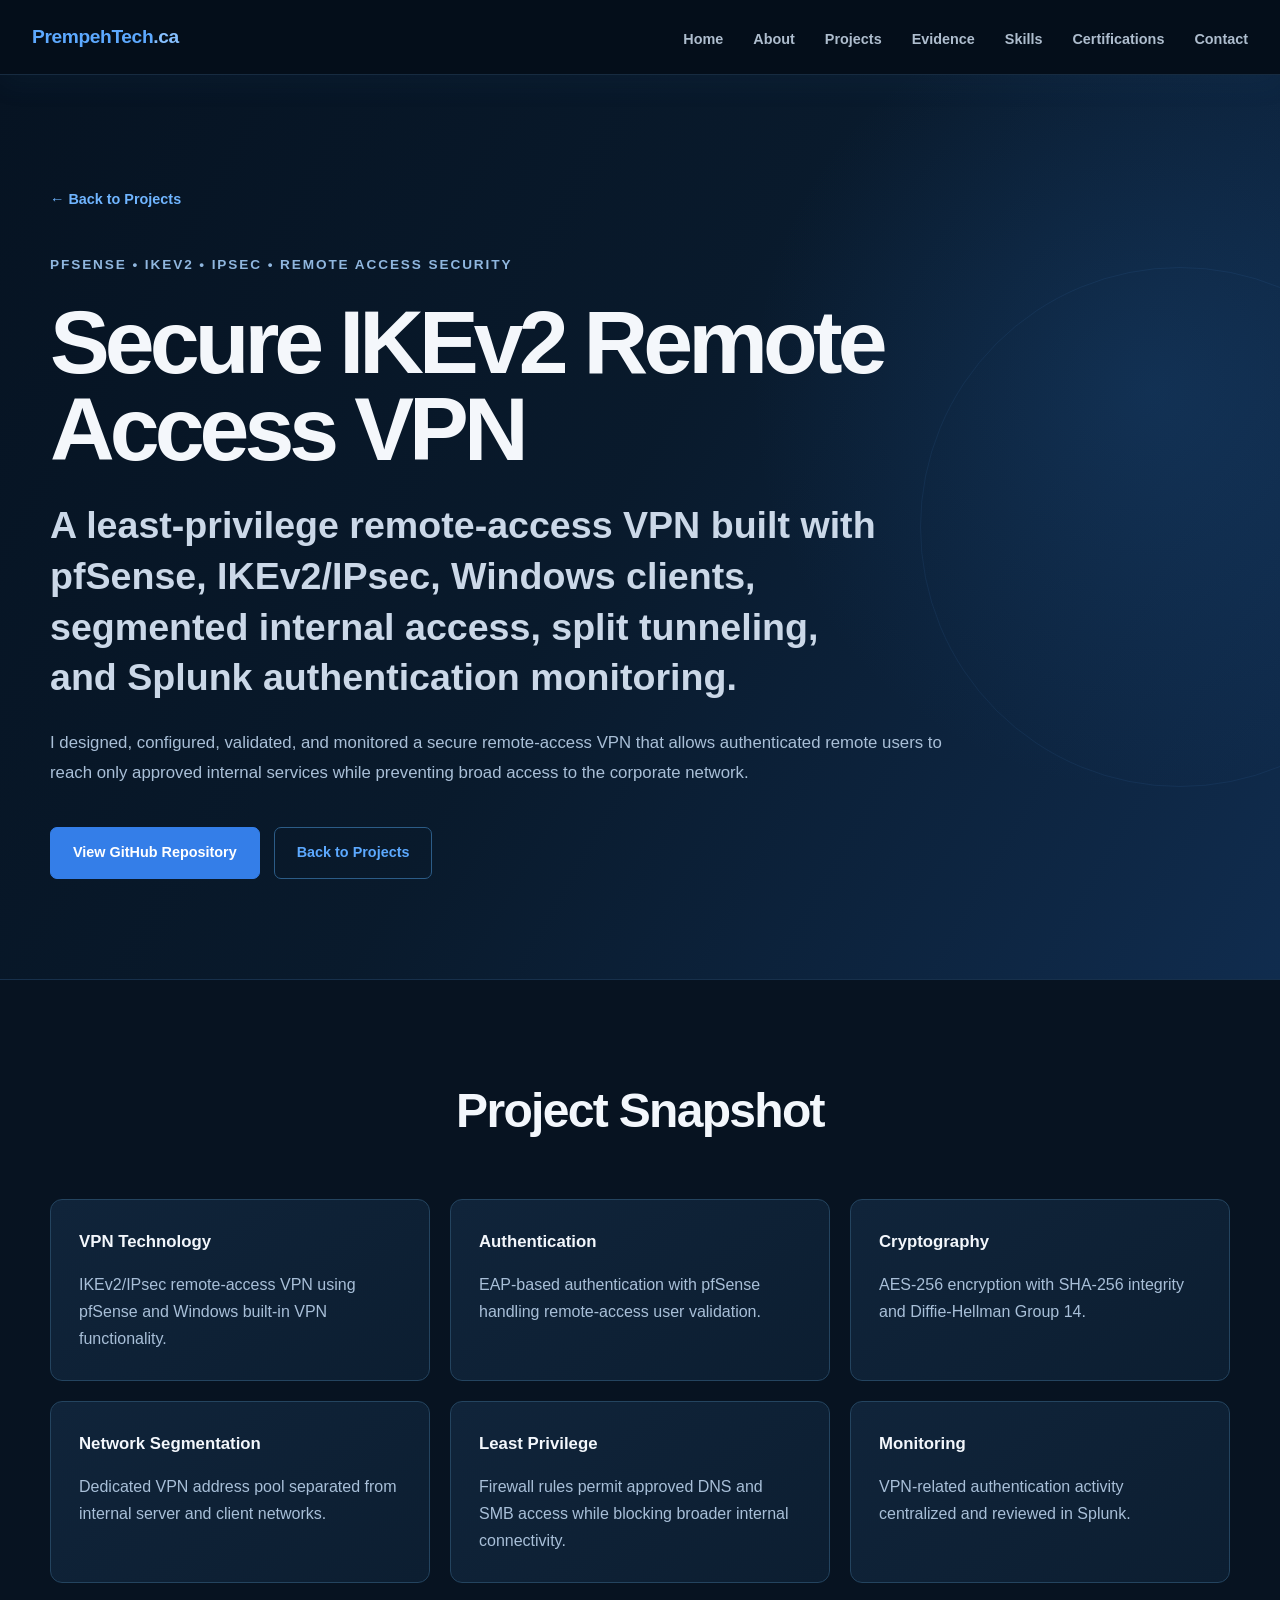
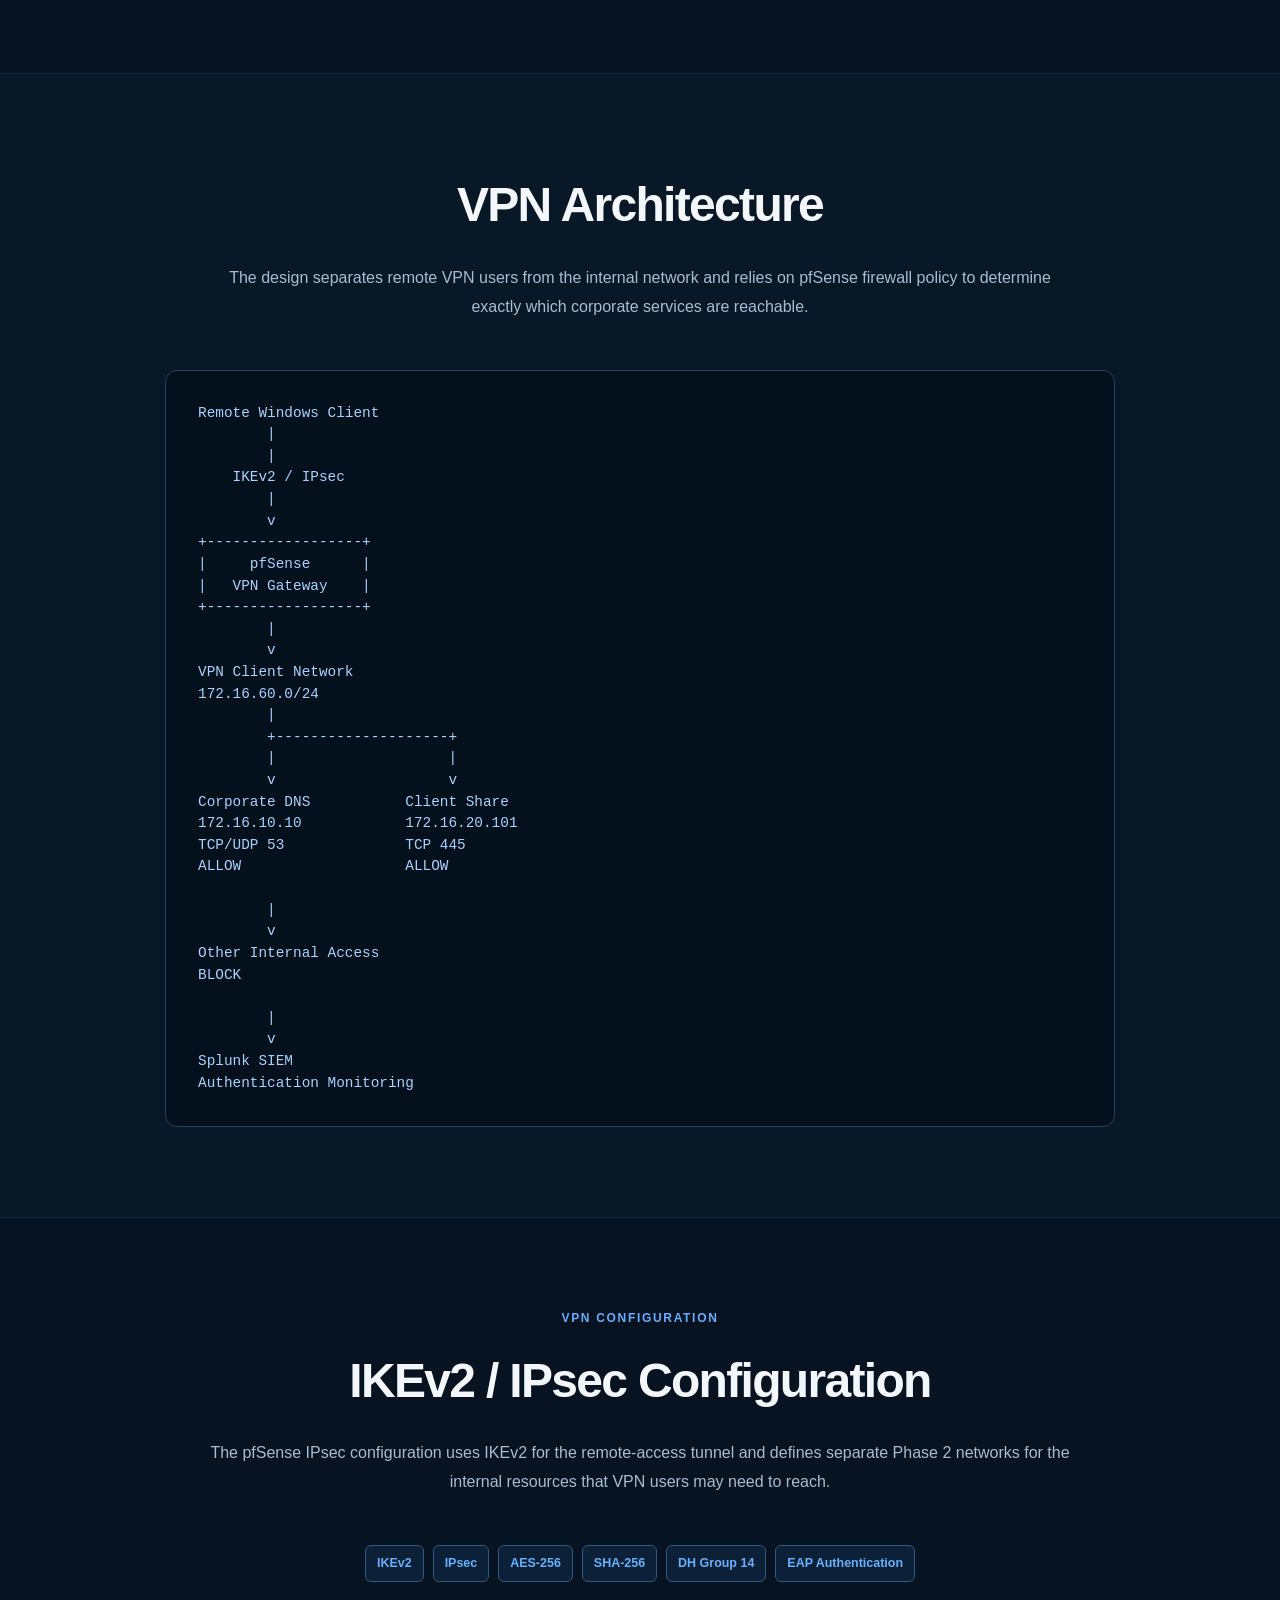
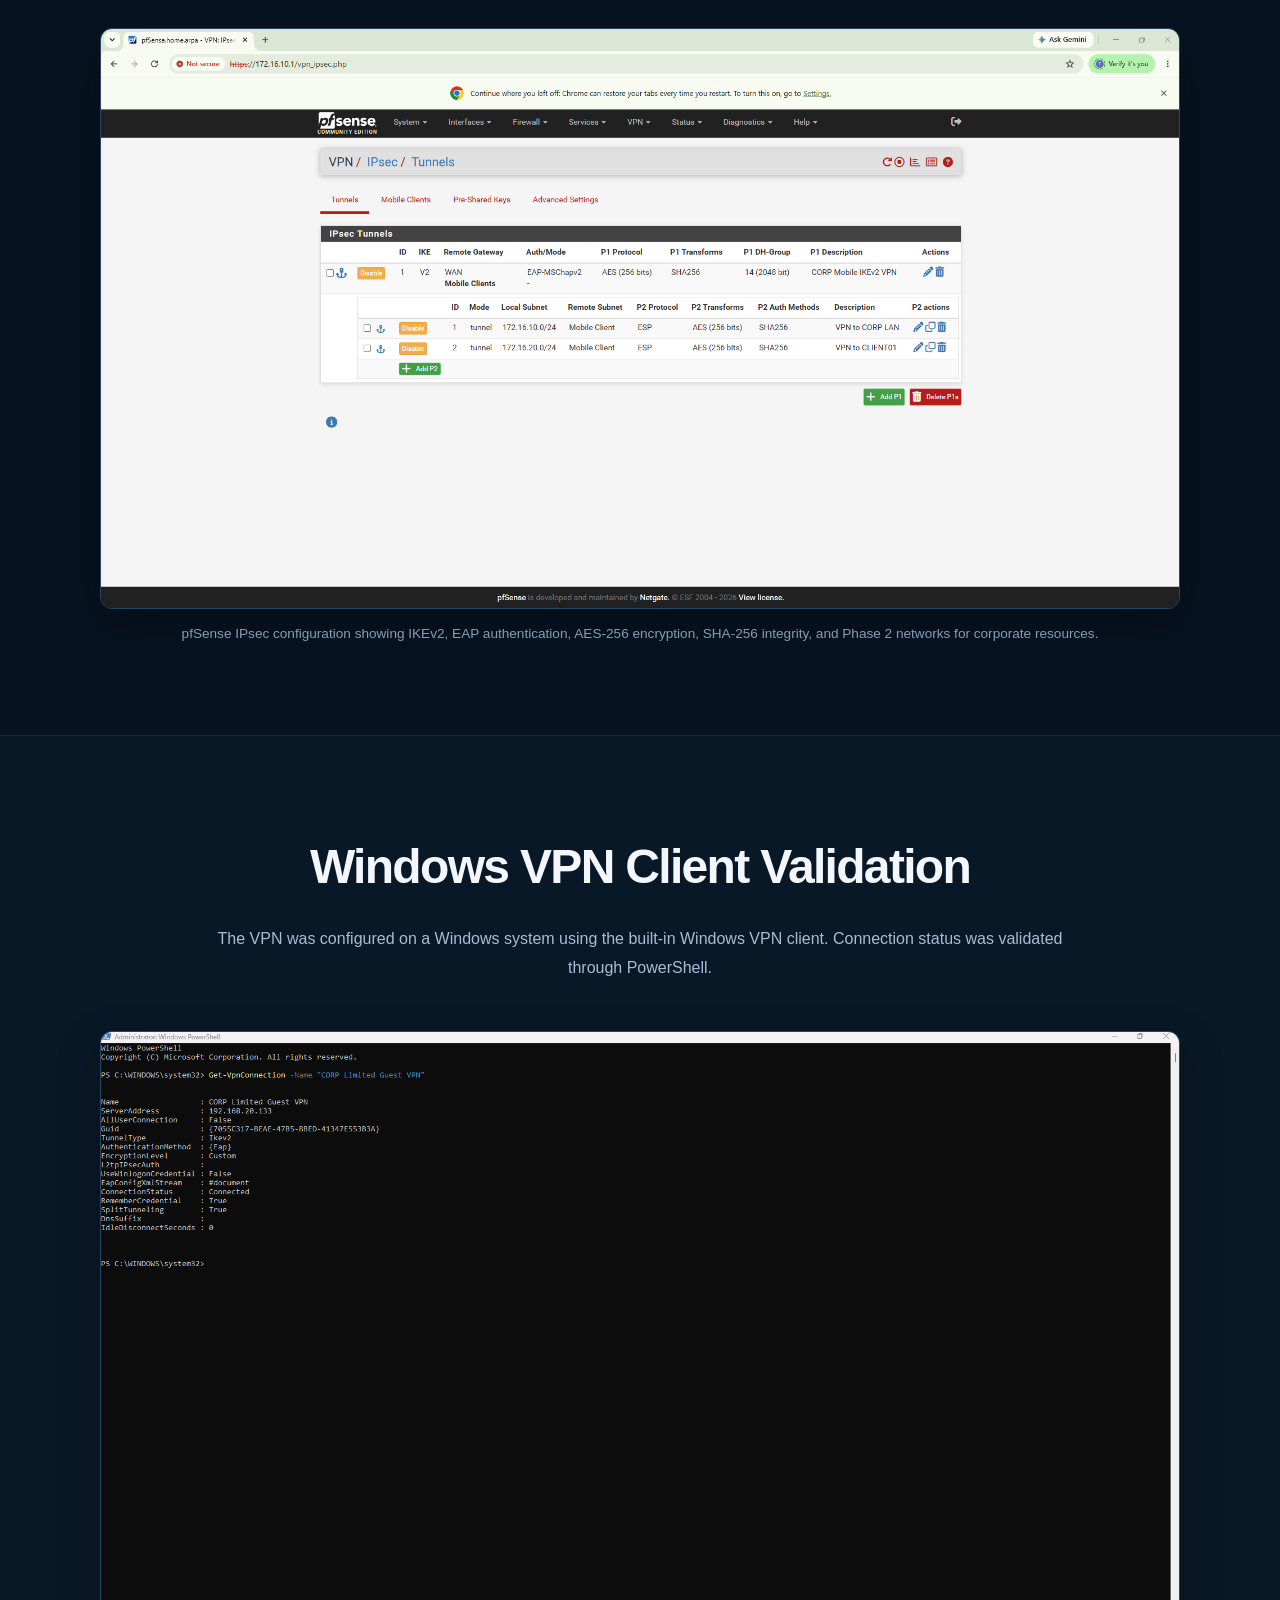
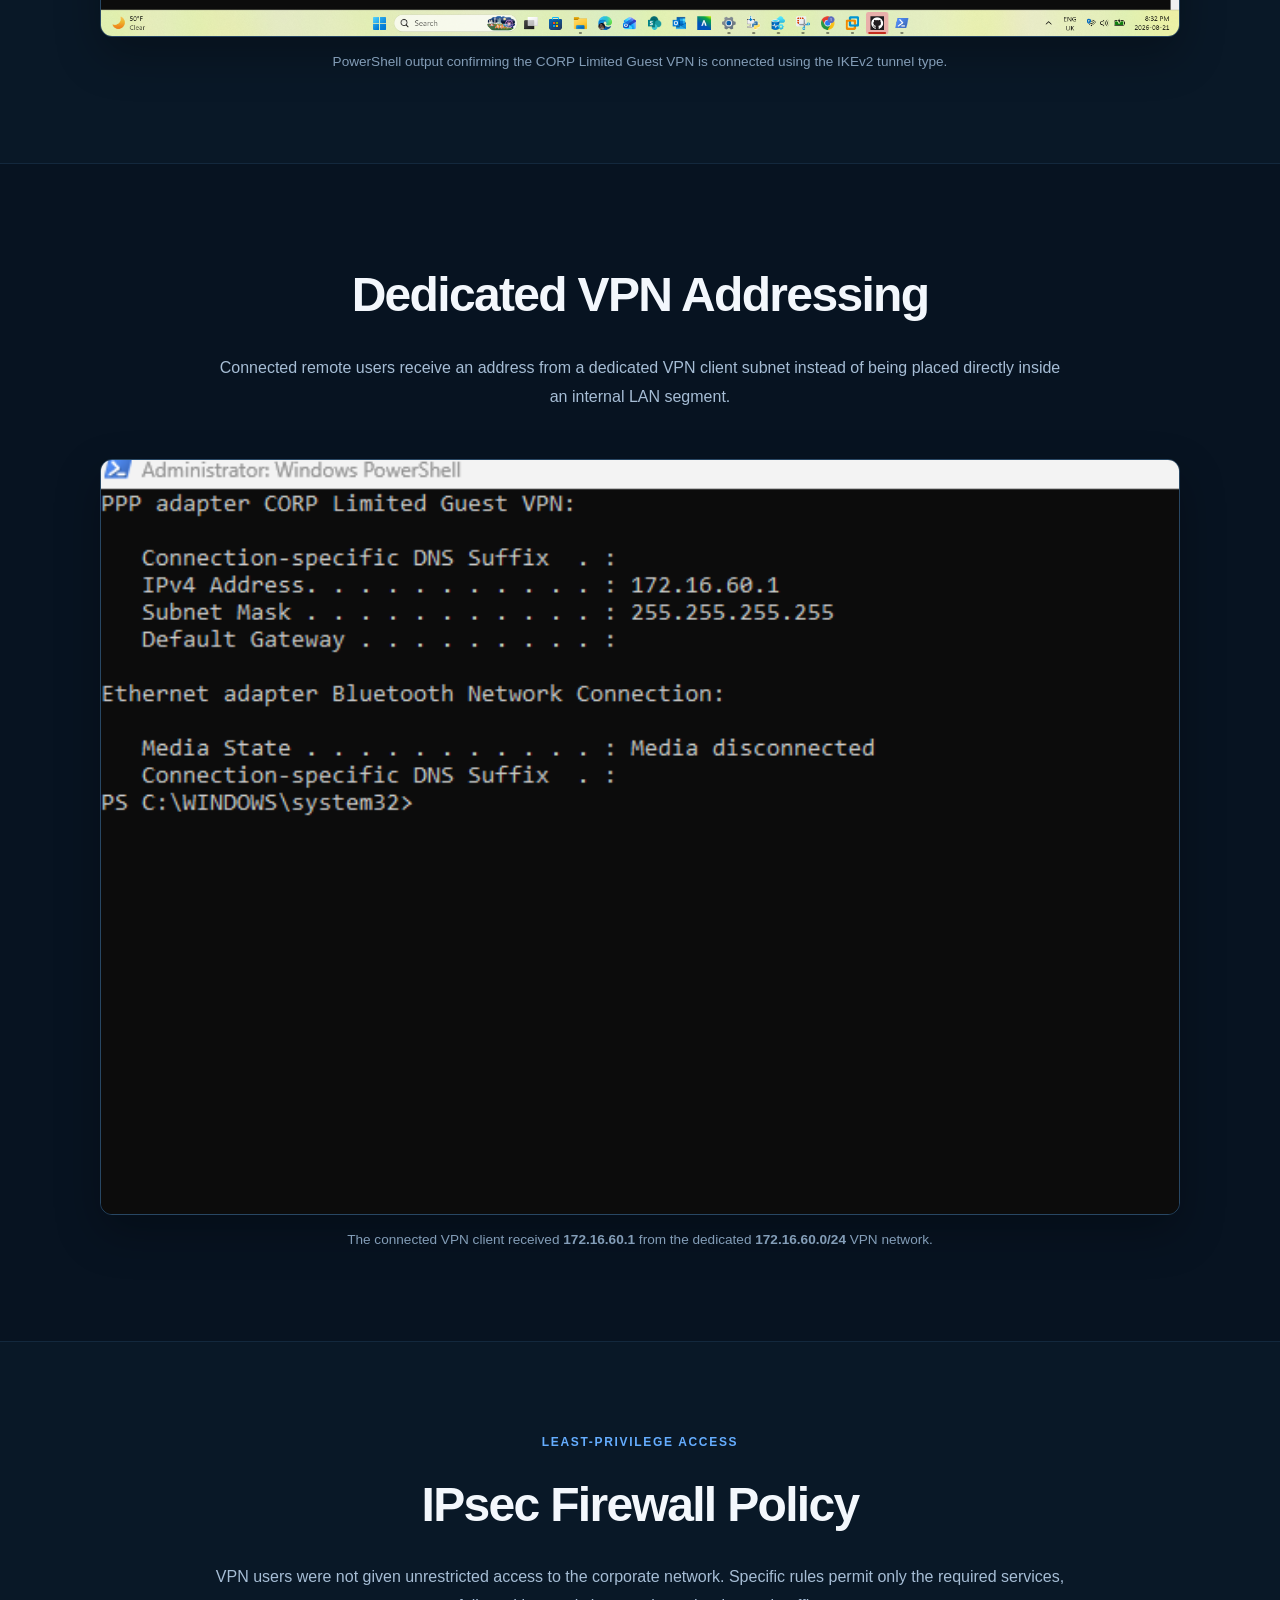
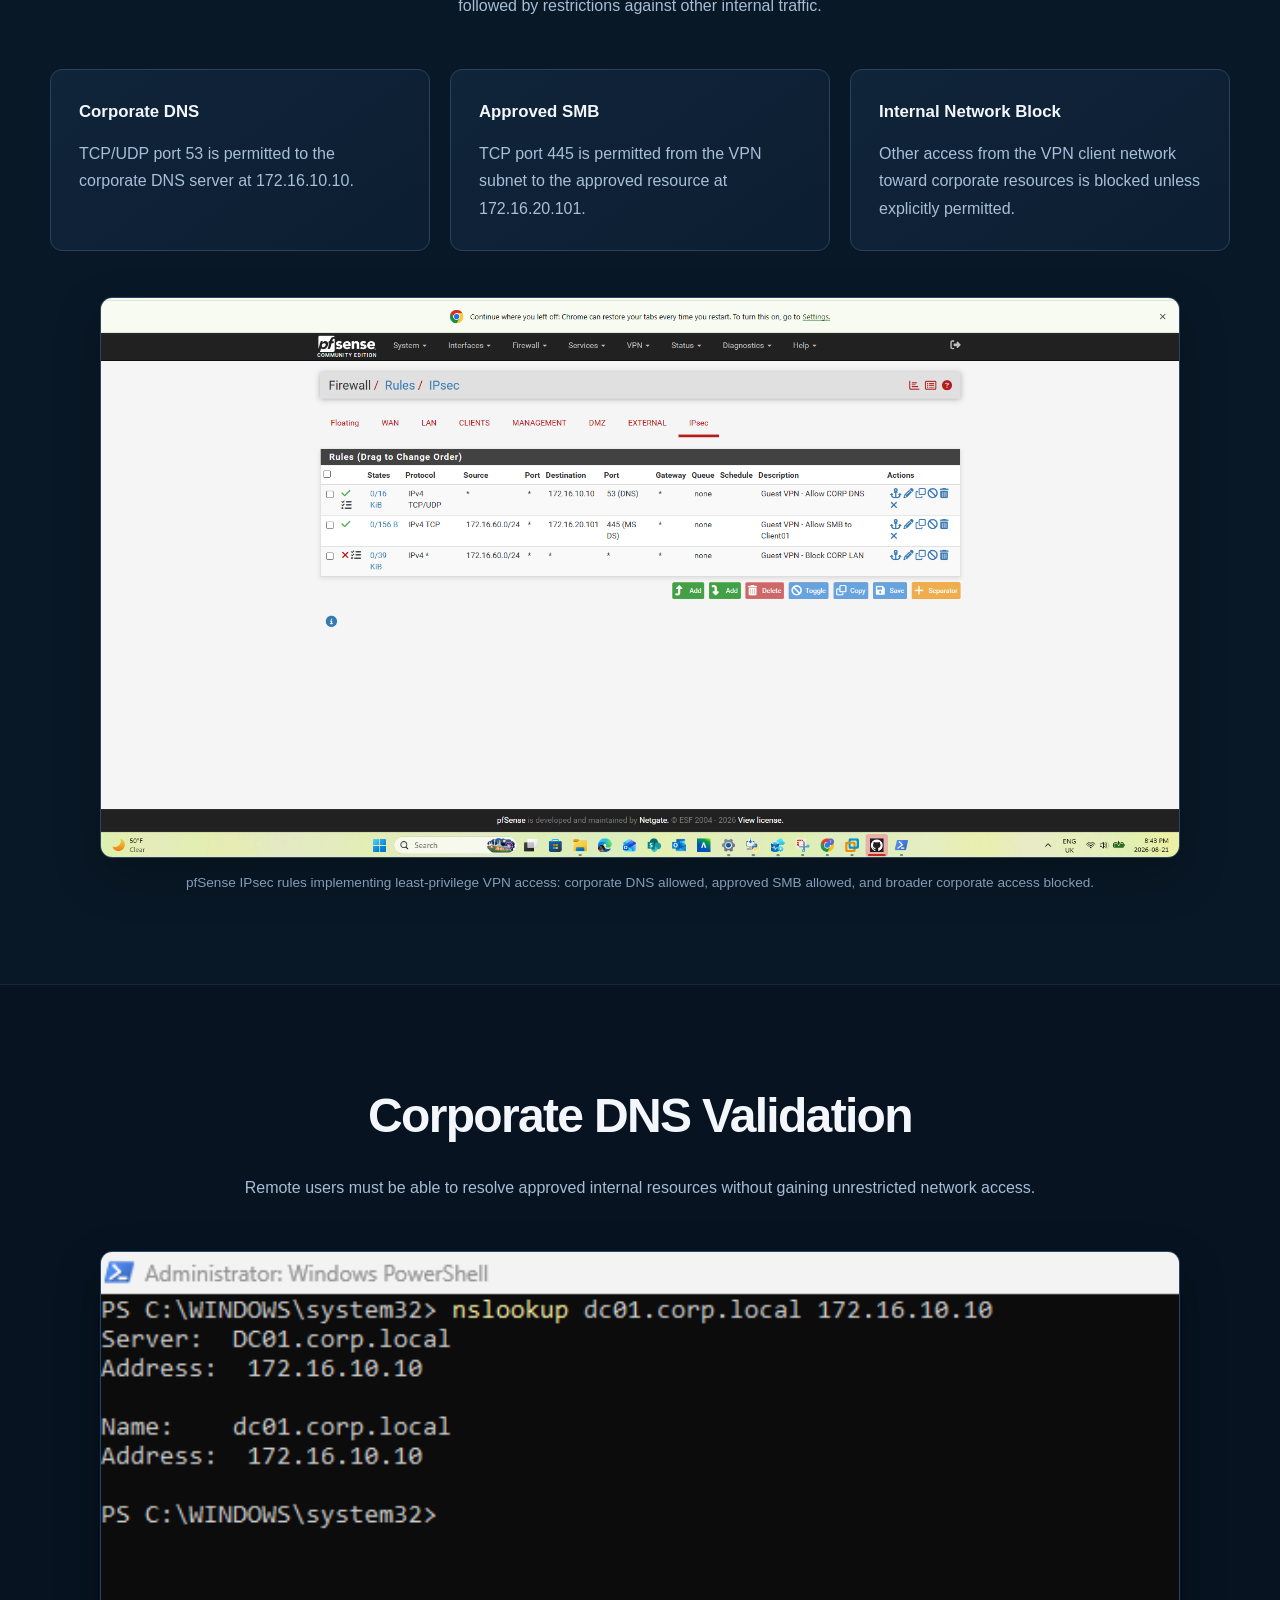
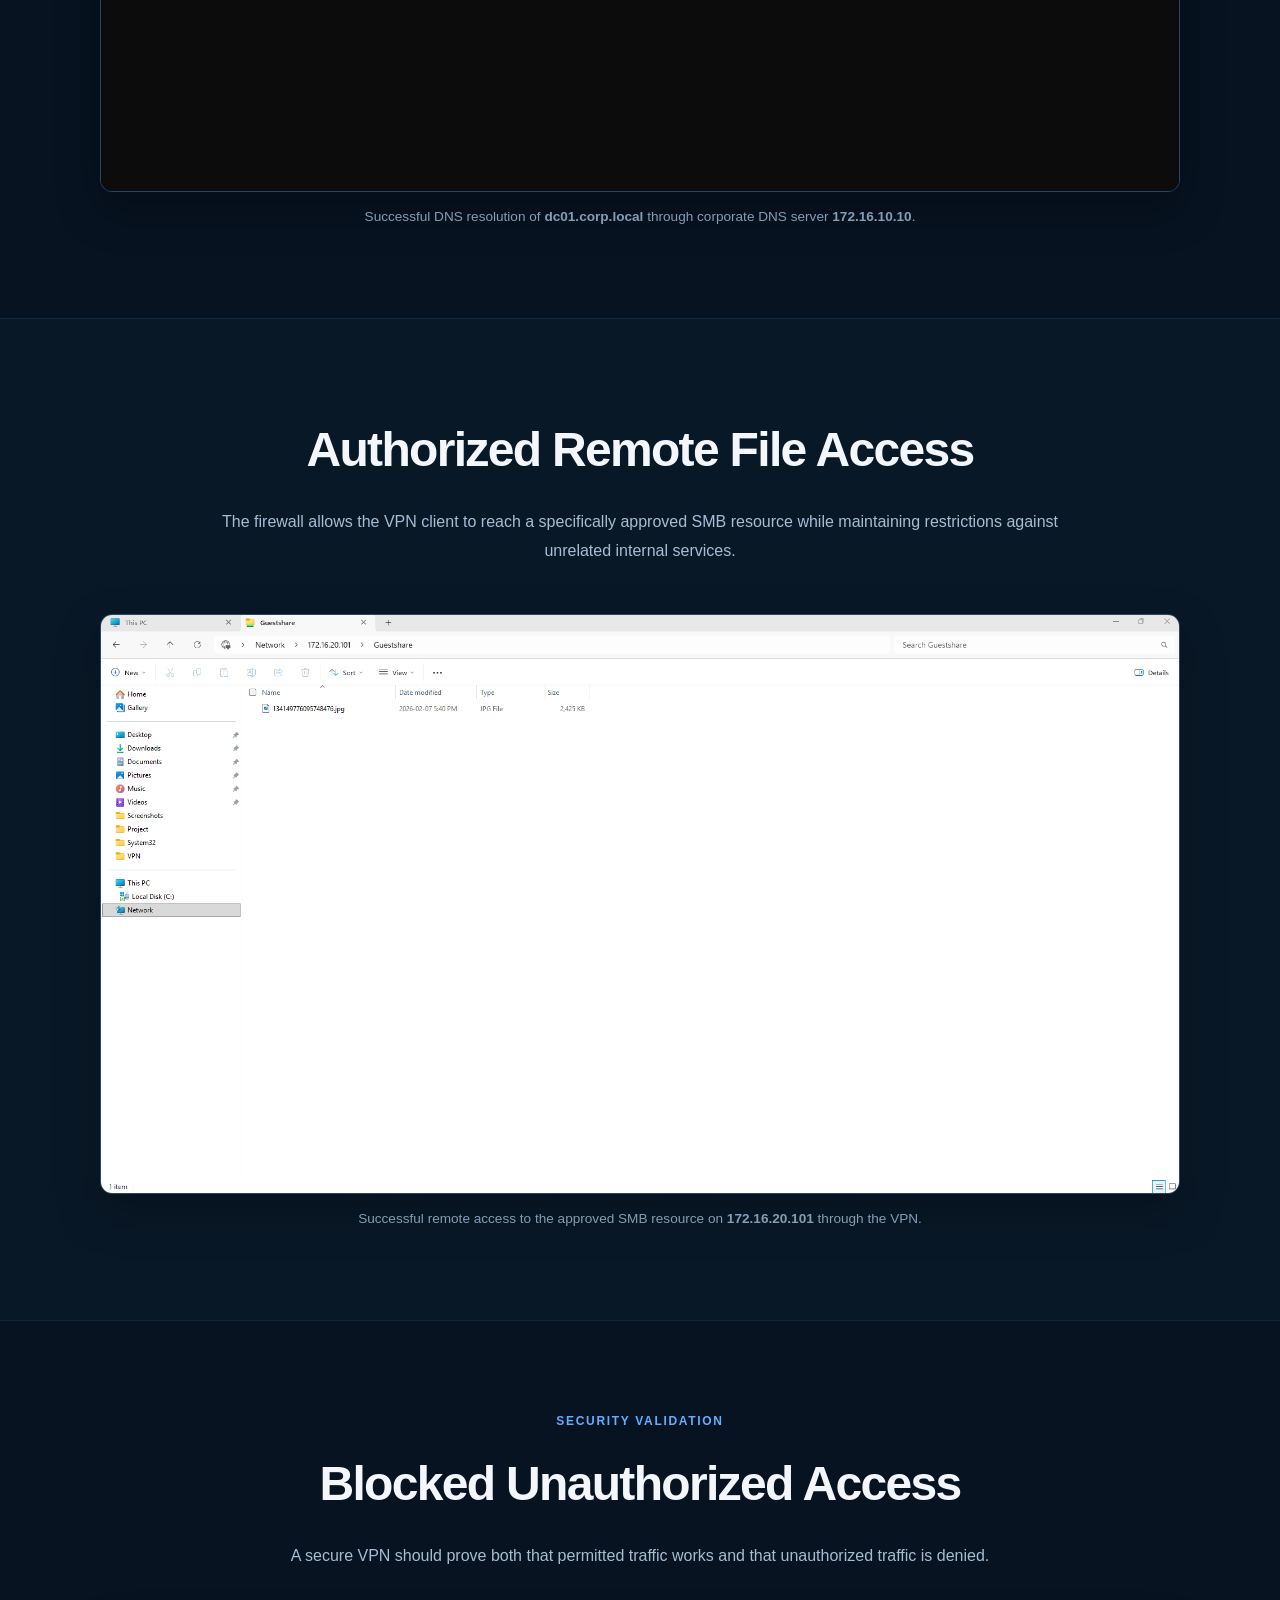
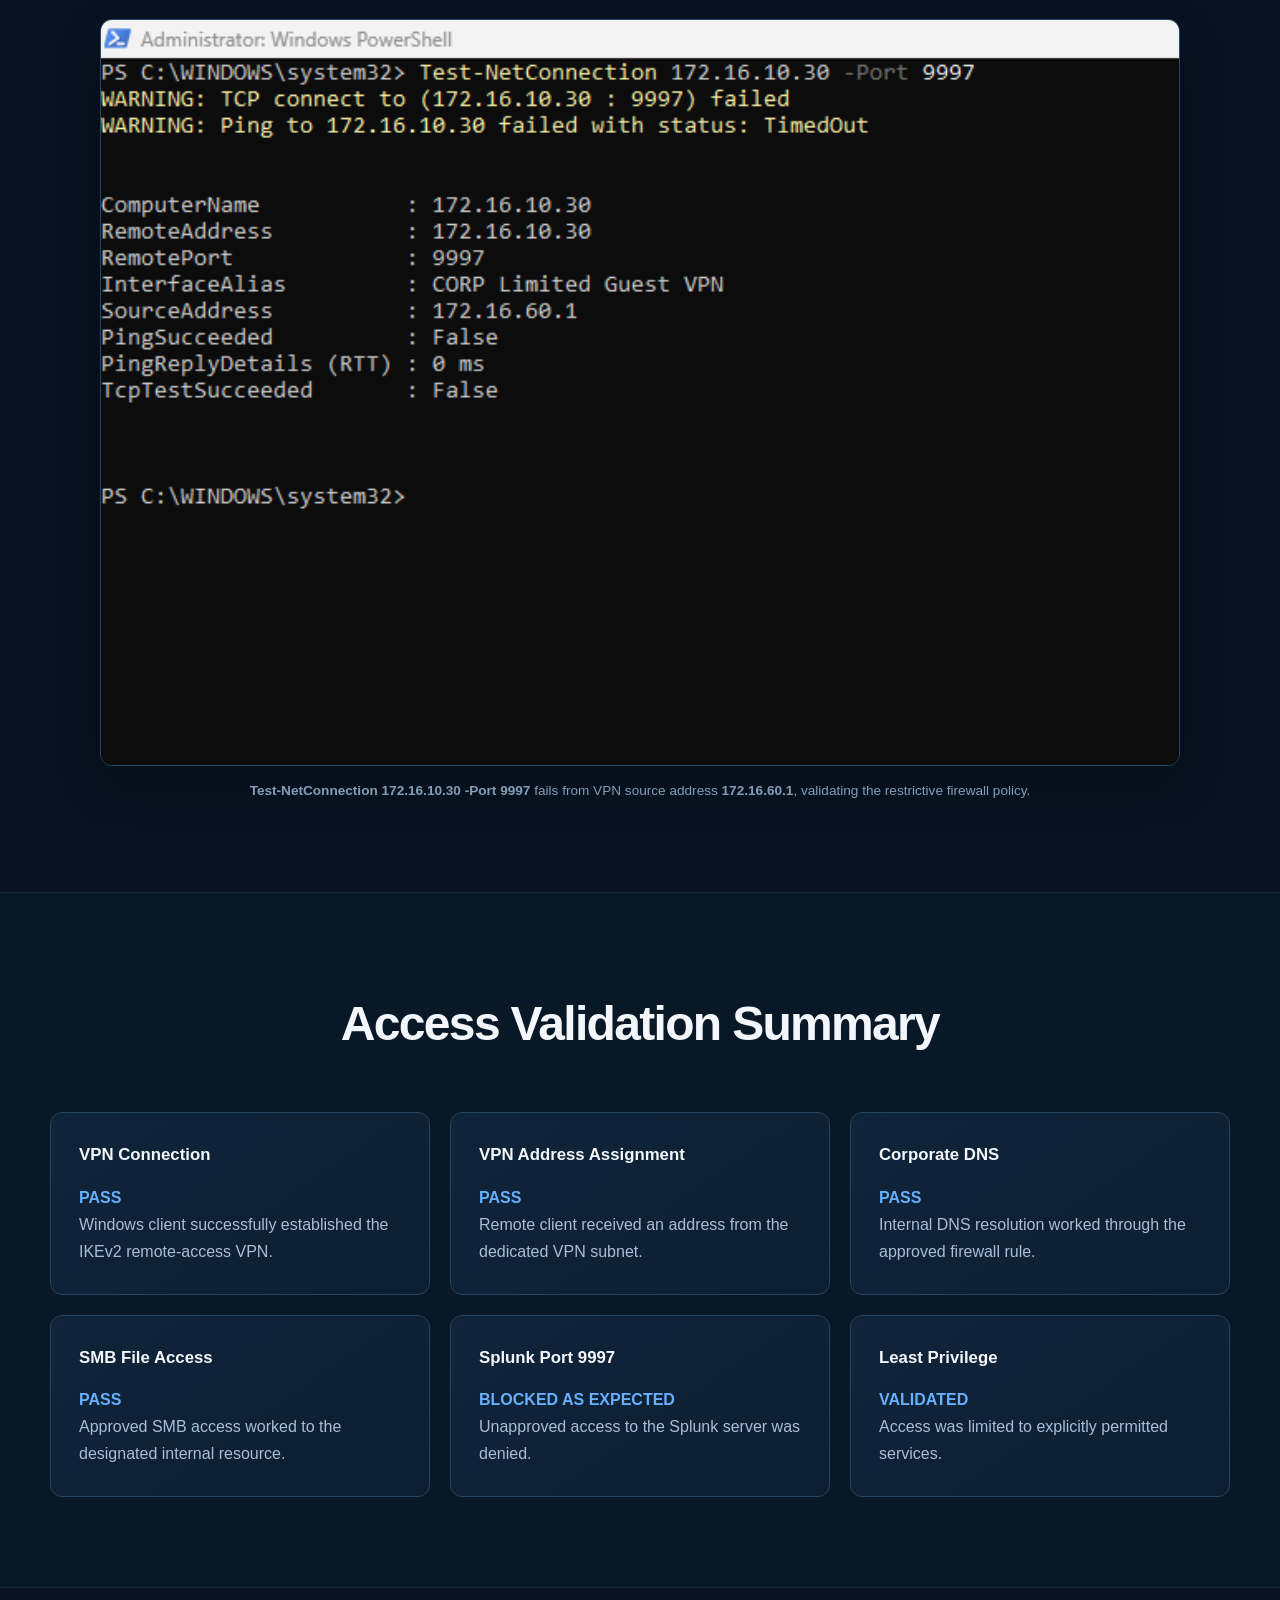
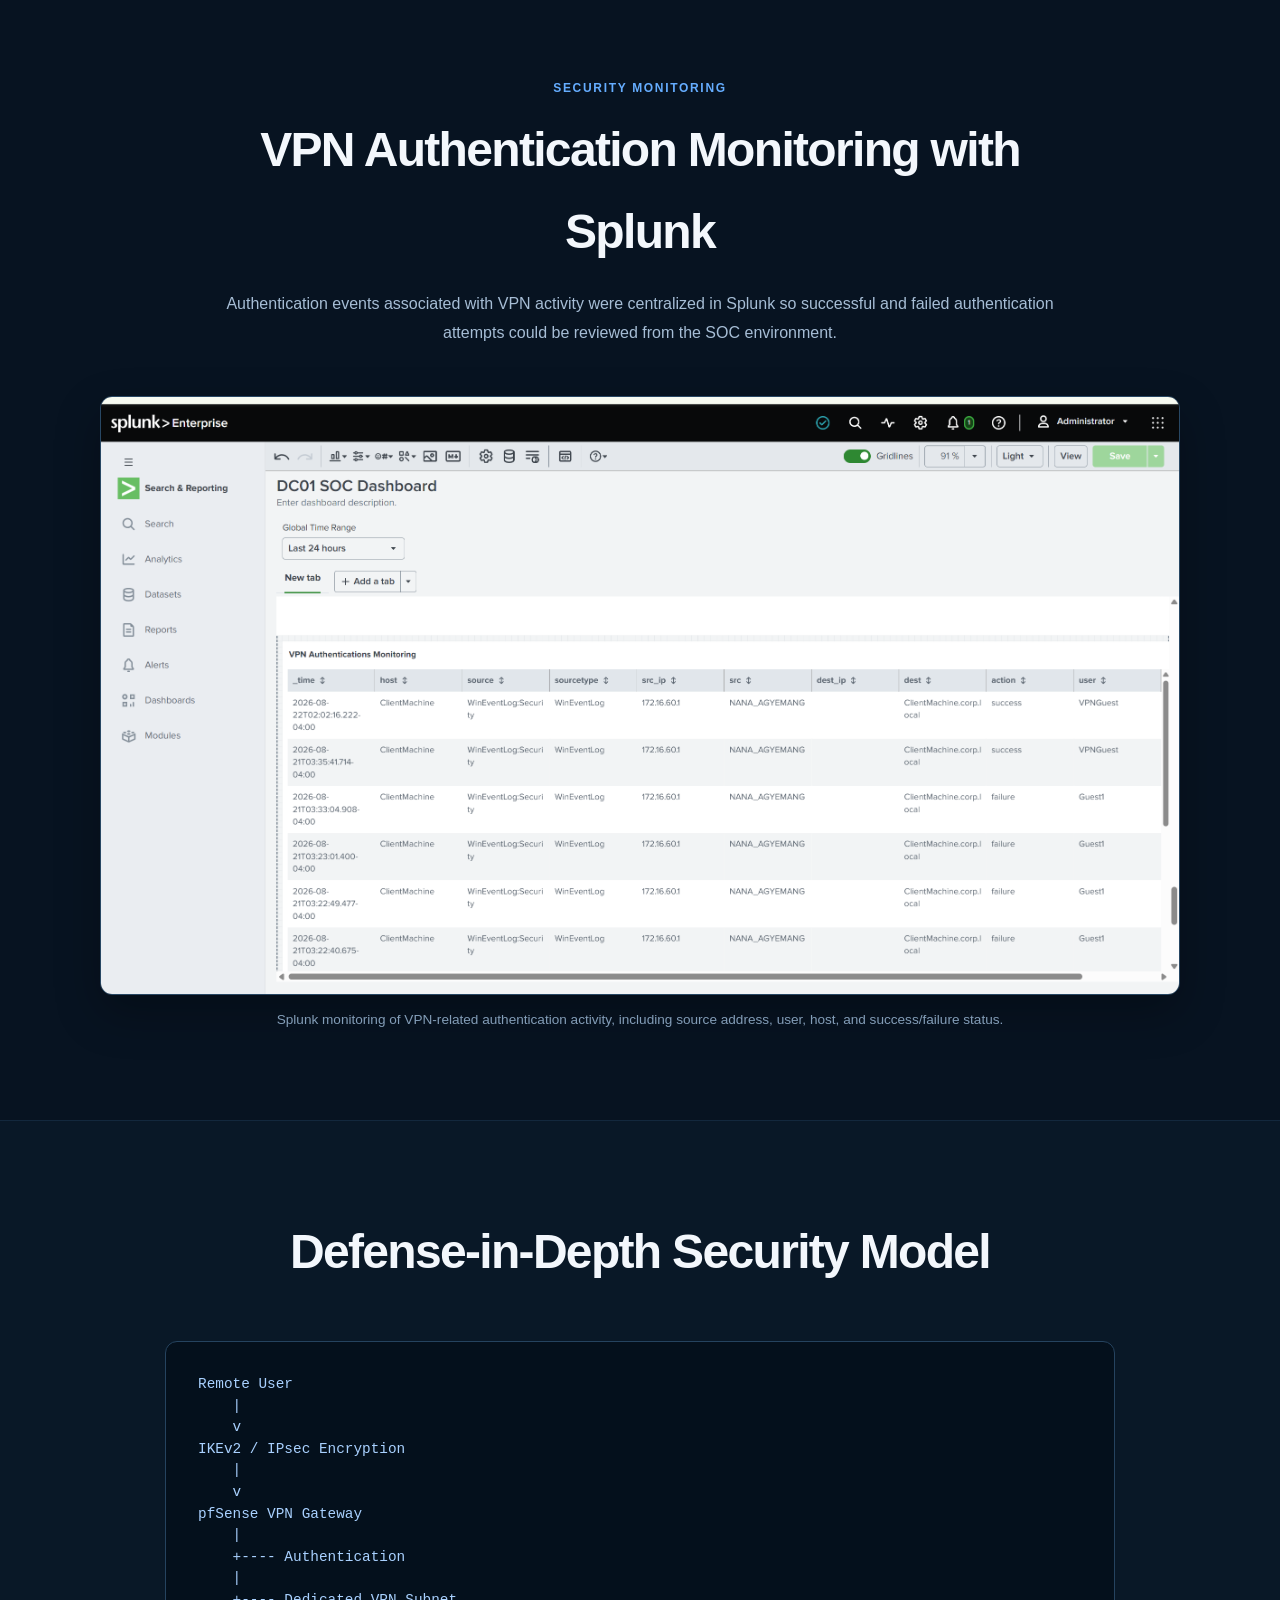
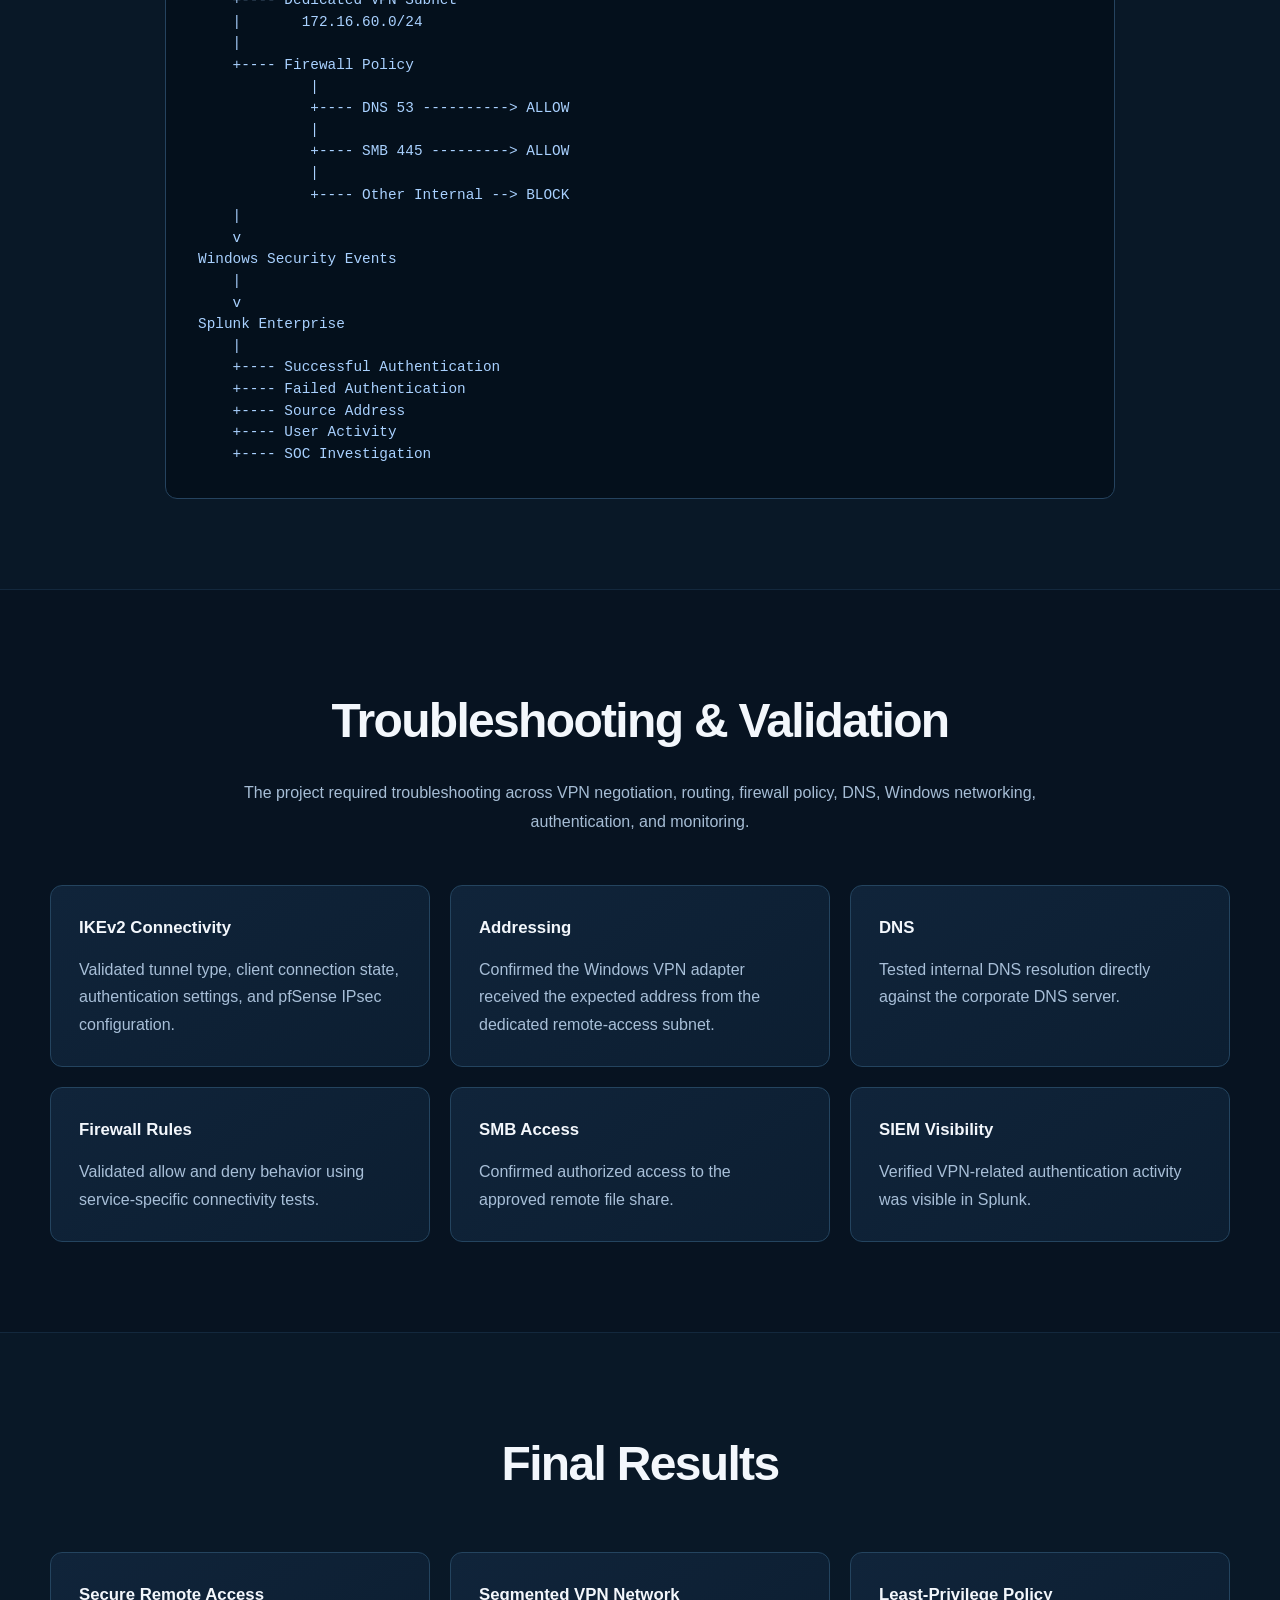
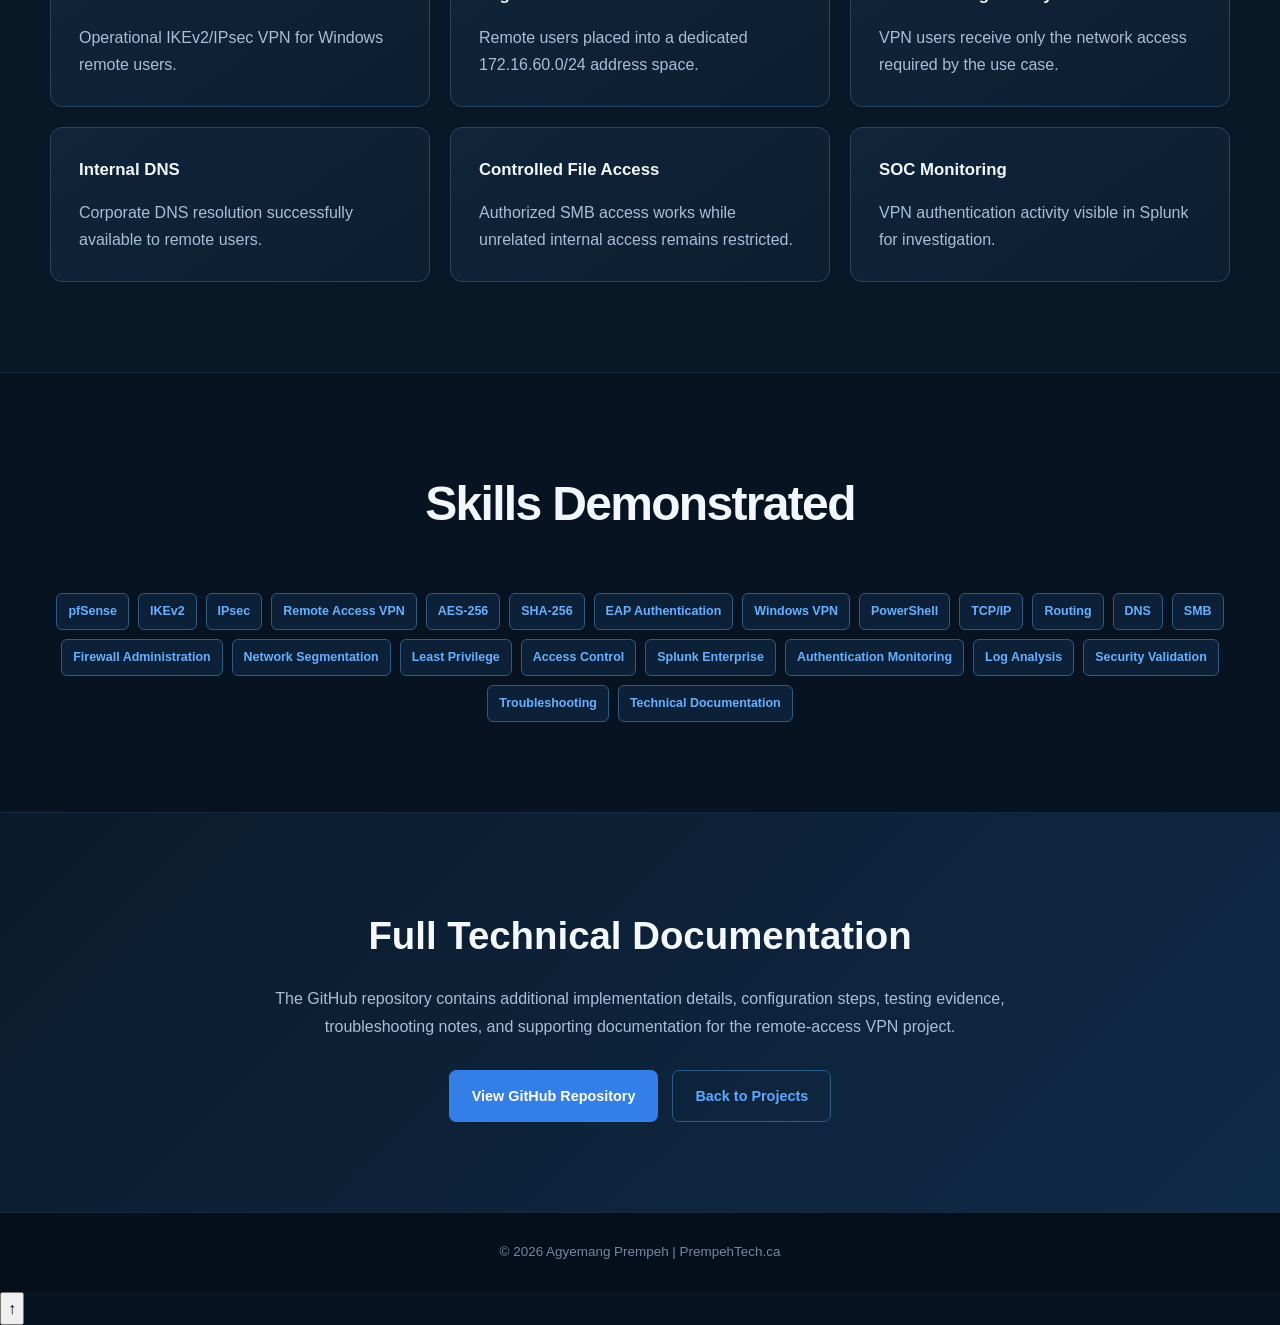
<file: projects/pfsense-vpn.html>
<!DOCTYPE html>
<html lang="en">

<head>
    <!-- Browser security policy: generated by scripts/security_policy.py -->
    <meta http-equiv="Content-Security-Policy" content="default-src 'none'; script-src 'self' ; script-src-attr 'none'; style-src 'self' 'unsafe-inline'; img-src 'self' data:; font-src 'self'; connect-src 'self'; media-src 'self'; frame-src 'none'; object-src 'none'; base-uri 'none'; form-action 'self'">
    <meta name="referrer" content="strict-origin-when-cross-origin">
    <!-- /Browser security policy -->
    <meta charset="UTF-8">

    <meta
        name="viewport"
        content="width=device-width, initial-scale=1.0"
    >
    <link rel="icon" type="image/svg+xml" href="/favicon.svg?v=20261007-pthex">


    <meta
        name="description"
        content="Secure IKEv2 remote access VPN case study using pfSense, IPsec, Windows, least-privilege firewall rules, split tunneling, DNS, SMB validation and Splunk monitoring."
    >

    <title>
        Secure IKEv2 Remote Access VPN | PrempehTech.ca
    </title>

    <link rel="stylesheet" href="../style.css">


    <!-- PROJECT PAGE SPECIFIC LAYOUT -->
    <style>

        /* =========================================================
           PROJECT PAGE BASE
        ========================================================= */

        body {
            overflow-x: hidden;
        }

        .case-page {
            background: #071321;
        }

        .case-container {
            width: min(1180px, calc(100% - 64px));
            margin: 0 auto;
        }


        /* =========================================================
           HEADER
        ========================================================= */

        .site-header {
            position: sticky;
            top: 0;
            z-index: 1000;

            background: rgba(5, 15, 27, 0.96);

            border-bottom: 1px solid #172b40;

            backdrop-filter: blur(12px);
        }

        .nav-container {
            width: min(1420px, calc(100% - 64px));
            min-height: 74px;

            margin: 0 auto;

            display: flex;
            align-items: center;
        }

        .brand {
            flex: 0 0 auto;

            color: #5da9ff;

            font-size: 1.2rem;
            font-weight: 800;

            text-decoration: none;

            letter-spacing: -0.02em;
        }

        .brand span {
            color: #87c0ff;
        }

        .main-nav {
            margin-left: auto;

            display: flex;
            align-items: center;
            justify-content: flex-end;

            gap: 30px;
        }

        .main-nav a {
            position: relative;

            color: #aebdce;

            font-size: 0.9rem;
            font-weight: 700;

            text-decoration: none;

            padding: 26px 0 22px;
        }

        .main-nav a:hover {
            color: #5da9ff;
        }

        .main-nav a::after {
            content: "";

            position: absolute;

            left: 0;
            right: 0;
            bottom: 16px;

            height: 2px;

            background: #4f9dff;

            transform: scaleX(0);

            transition: transform 0.2s ease;
        }

        .main-nav a:hover::after {
            transform: scaleX(1);
        }

        .mobile-menu {
            display: none;
        }


        /* =========================================================
           HERO
        ========================================================= */

        .project-hero {
            position: relative;

            min-height: 670px;

            display: flex;
            align-items: center;

            overflow: hidden;

            background:
                radial-gradient(
                    circle at 90% 35%,
                    rgba(40, 105, 175, 0.20),
                    transparent 31%
                ),
                linear-gradient(
                    120deg,
                    #061322 0%,
                    #091a2c 48%,
                    #102c4e 100%
                );

            border-bottom: 1px solid #17304b;
        }

        .project-hero::after {
            content: "";

            position: absolute;

            width: 520px;
            height: 520px;

            right: -160px;
            top: 50%;

            transform: translateY(-50%);

            border: 1px solid rgba(90, 165, 245, 0.08);

            border-radius: 50%;
        }

        .project-hero-content {
            position: relative;
            z-index: 2;

            width: min(1180px, calc(100% - 64px));

            margin: 0 auto;

            padding: 110px 0 100px;
        }

        .back-link {
            display: inline-flex;
            align-items: center;

            gap: 8px;

            margin-bottom: 42px;

            color: #70b5ff;

            font-size: 0.9rem;
            font-weight: 700;

            text-decoration: none;
        }

        .back-link:hover {
            color: #ffffff;
        }

        .project-eyebrow {
            margin: 0 0 22px;

            color: #90b7df;

            font-size: 0.85rem;
            font-weight: 800;

            letter-spacing: 0.14em;

            text-transform: uppercase;
        }

        .project-hero h1 {
            max-width: 900px;

            margin: 0 0 26px;

            color: #f4f7fb;

            font-size: clamp(3.4rem, 7vw, 6.6rem);

            line-height: 0.98;

            letter-spacing: -0.055em;
        }

        .project-hero h2 {
            max-width: 840px;

            margin: 0 0 25px;

            color: #cbd8e8;

            font-size: clamp(1.55rem, 3vw, 2.35rem);

            line-height: 1.35;

            font-weight: 700;
        }

        .project-summary {
            max-width: 900px;

            margin: 0;

            color: #a9bfd7;

            font-size: 1.05rem;

            line-height: 1.8;
        }

        .hero-buttons {
            margin-top: 38px;

            display: flex;
            flex-wrap: wrap;

            gap: 14px;
        }

        .project-btn {
            min-height: 52px;

            display: inline-flex;
            align-items: center;
            justify-content: center;

            padding: 0 22px;

            border-radius: 7px;

            font-size: 0.9rem;
            font-weight: 800;

            text-decoration: none;

            transition:
                transform 0.2s ease,
                border-color 0.2s ease,
                background 0.2s ease;
        }

        .project-btn.primary {
            color: #ffffff;

            background: #347ee8;

            border: 1px solid #347ee8;
        }

        .project-btn.secondary {
            color: #5ca9ff;

            background: transparent;

            border: 1px solid #2c5c87;
        }

        .project-btn:hover {
            transform: translateY(-2px);
        }


        /* =========================================================
           SECTIONS
        ========================================================= */

        .case-section {
            padding: 90px 0;

            border-bottom: 1px solid #13283d;
        }

        .case-section.alt {
            background: #091827;
        }

        .case-section-header {
            max-width: 860px;

            margin: 0 auto 48px;

            text-align: center;
        }

        .case-section-header .section-eyebrow {
            margin: 0 0 10px;

            color: #65adff;

            font-size: 0.75rem;
            font-weight: 800;

            letter-spacing: 0.14em;

            text-transform: uppercase;
        }

        .case-section-header h2 {
            margin: 0 0 18px;

            color: #f3f7fc;

            font-size: clamp(2rem, 4vw, 3rem);

            letter-spacing: -0.035em;
        }

        .case-section-header p {
            margin: 0 auto;

            color: #a6bdd5;

            font-size: 1rem;

            line-height: 1.8;
        }


        /* =========================================================
           INFO CARDS
        ========================================================= */

        .case-grid {
            display: grid;

            grid-template-columns:
                repeat(3, minmax(0, 1fr));

            gap: 20px;
        }

        .case-card {
            padding: 28px;

            background:
                linear-gradient(
                    145deg,
                    #10243a,
                    #0c1e31
                );

            border: 1px solid #24445f;

            border-radius: 12px;
        }

        .case-card h3 {
            margin: 0 0 14px;

            color: #f3f7fc;

            font-size: 1.05rem;
        }

        .case-card p {
            margin: 0;

            color: #a8bfd8;

            line-height: 1.7;
        }


        /* =========================================================
           TAGS
        ========================================================= */

        .tags {
            display: flex;
            flex-wrap: wrap;

            gap: 9px;

            justify-content: center;

            margin-top: 30px;
        }

        .tags span {
            padding: 7px 11px;

            color: #67b0ff;

            background: #0c2137;

            border: 1px solid #2e5b84;

            border-radius: 6px;

            font-size: 0.78rem;
            font-weight: 700;
        }


        /* =========================================================
           IMAGES
        ========================================================= */

        .case-image {
            margin: 46px auto 0;

            max-width: 1080px;
        }

        .case-image img {
            display: block;

            width: 100%;
            height: auto;

            border-radius: 12px;

            border: 1px solid #284763;

            box-shadow:
                0 18px 45px rgba(0, 0, 0, 0.28);
        }

        .case-image figcaption {
            margin-top: 14px;

            padding: 0 10px;

            color: #839db7;

            font-size: 0.85rem;

            line-height: 1.6;

            text-align: center;
        }


        /* =========================================================
           ARCHITECTURE
        ========================================================= */

        .architecture-block {
            max-width: 950px;

            margin: 42px auto 0;

            padding: 32px;

            overflow-x: auto;

            background: #04101c;

            border: 1px solid #25435f;

            border-radius: 12px;
        }

        .architecture-block pre {
            margin: 0;

            color: #a9d1ff;

            font-family:
                "Courier New",
                Courier,
                monospace;

            font-size: 0.9rem;

            line-height: 1.5;
        }


        /* =========================================================
           PASS / VALIDATION CARDS
        ========================================================= */

        .validation-card strong {
            color: #67b0ff;
        }


        /* =========================================================
           FINAL CTA
        ========================================================= */

        .project-cta {
            padding: 90px 0;

            text-align: center;

            background:
                linear-gradient(
                    135deg,
                    #0a1a2b,
                    #102b48
                );
        }

        .project-cta h2 {
            margin: 0 0 16px;

            color: #f4f7fb;

            font-size: 2.4rem;
        }

        .project-cta p {
            max-width: 760px;

            margin: 0 auto 28px;

            color: #a8bfd8;

            line-height: 1.8;
        }

        .project-cta-links {
            display: flex;
            justify-content: center;
            flex-wrap: wrap;

            gap: 14px;
        }


        /* =========================================================
           FOOTER
        ========================================================= */

        footer {
            padding: 28px 20px;

            text-align: center;

            background: #050f1b;

            border-top: 1px solid #17293b;
        }

        footer p {
            margin: 0;

            color: #7189a3;

            font-size: 0.84rem;
        }


        /* =========================================================
           RESPONSIVE
        ========================================================= */

        @media (max-width: 1050px) {

            .main-nav {
                gap: 20px;
            }

            .case-grid {
                grid-template-columns:
                    repeat(2, minmax(0, 1fr));
            }

        }


        @media (max-width: 820px) {

            .nav-container {
                width: min(100% - 32px, 1420px);
            }

            .main-nav {
                display: none;
            }

            .mobile-menu {
                margin-left: auto;

                display: inline-flex;

                align-items: center;
                justify-content: center;

                width: 42px;
                height: 42px;

                color: #5ca9ff;

                background: #0b1e31;

                border: 1px solid #244d73;

                border-radius: 7px;
            }

            .project-hero-content,
            .case-container {
                width: min(100% - 36px, 1180px);
            }

            .project-hero {
                min-height: auto;
            }

            .project-hero-content {
                padding: 80px 0;
            }

            .project-hero h1 {
                font-size: clamp(3rem, 14vw, 5rem);
            }

            .case-grid {
                grid-template-columns: 1fr;
            }

        }


        @media (max-width: 520px) {

            .hero-buttons,
            .project-cta-links {
                flex-direction: column;
            }

            .project-btn {
                width: 100%;
            }

            .architecture-block {
                padding: 18px;
            }

            .architecture-block pre {
                font-size: 0.74rem;
            }

        }

    </style>

</head>



<body class="case-page">


<!-- =========================================================
     HEADER
========================================================= -->

<header class="site-header">

    <div class="nav-container">

        <a
            href="../index.html#home"
            class="brand"
        >
            PrempehTech<span>.ca</span>
        </a>


        <nav
            class="main-nav"
            aria-label="Primary navigation"
        >

            <a href="../index.html#home">
                Home
            </a>

            <a href="../index.html#about">
                About
            </a>

            <a href="../index.html#projects">
                Projects
            </a>

            <a href="../index.html#evidence">
                Evidence
            </a>

            <a href="../index.html#skills">
                Skills
            </a>

            <a href="../index.html#certifications">
                Certifications
            </a>

            <a href="../index.html#contact">
                Contact
            </a>

        </nav>


        <button
            class="mobile-menu"
            type="button"
            aria-label="Open navigation menu"
        >
            ☰
        </button>

    </div>

</header>



<main>


<!-- =========================================================
     HERO
========================================================= -->

<section class="project-hero">

    <div class="project-hero-content">


        <a
            href="../index.html#projects"
            class="back-link"
        >
            ← Back to Projects
        </a>


        <p class="project-eyebrow">
            PFSENSE • IKEV2 • IPSEC • REMOTE ACCESS SECURITY
        </p>


        <h1>
            Secure IKEv2 Remote Access VPN
        </h1>


        <h2>
            A least-privilege remote-access VPN built with pfSense,
            IKEv2/IPsec, Windows clients, segmented internal access,
            split tunneling, and Splunk authentication monitoring.
        </h2>


        <p class="project-summary">
            I designed, configured, validated, and monitored a secure
            remote-access VPN that allows authenticated remote users
            to reach only approved internal services while preventing
            broad access to the corporate network.
        </p>


        <div class="hero-buttons">

            <a
                href="https://github.com/PREMPE/PFSENSE-VPN-CREATION"
                target="_blank"
                rel="noopener noreferrer"
                class="project-btn primary"
            >
                View GitHub Repository
            </a>


            <a
                href="../index.html#projects"
                class="project-btn secondary"
            >
                Back to Projects
            </a>

        </div>


    </div>

</section>



<!-- =========================================================
     PROJECT SNAPSHOT
========================================================= -->

<section class="case-section">

    <div class="case-container">


        <div class="case-section-header">

            <h2>
                Project Snapshot
            </h2>

        </div>


        <div class="case-grid">


            <article class="case-card">

                <h3>
                    VPN Technology
                </h3>

                <p>
                    IKEv2/IPsec remote-access VPN using pfSense
                    and Windows built-in VPN functionality.
                </p>

            </article>



            <article class="case-card">

                <h3>
                    Authentication
                </h3>

                <p>
                    EAP-based authentication with pfSense handling
                    remote-access user validation.
                </p>

            </article>



            <article class="case-card">

                <h3>
                    Cryptography
                </h3>

                <p>
                    AES-256 encryption with SHA-256 integrity
                    and Diffie-Hellman Group 14.
                </p>

            </article>



            <article class="case-card">

                <h3>
                    Network Segmentation
                </h3>

                <p>
                    Dedicated VPN address pool separated from
                    internal server and client networks.
                </p>

            </article>



            <article class="case-card">

                <h3>
                    Least Privilege
                </h3>

                <p>
                    Firewall rules permit approved DNS and SMB
                    access while blocking broader internal
                    connectivity.
                </p>

            </article>



            <article class="case-card">

                <h3>
                    Monitoring
                </h3>

                <p>
                    VPN-related authentication activity centralized
                    and reviewed in Splunk.
                </p>

            </article>


        </div>

    </div>

</section>



<!-- =========================================================
     ARCHITECTURE
========================================================= -->

<section class="case-section alt">

    <div class="case-container">


        <div class="case-section-header">

            <h2>
                VPN Architecture
            </h2>

            <p>
                The design separates remote VPN users from the
                internal network and relies on pfSense firewall
                policy to determine exactly which corporate
                services are reachable.
            </p>

        </div>


        <div class="architecture-block">

<pre>
Remote Windows Client
        |
        |
    IKEv2 / IPsec
        |
        v
+------------------+
|     pfSense      |
|   VPN Gateway    |
+------------------+
        |
        v
VPN Client Network
172.16.60.0/24
        |
        +--------------------+
        |                    |
        v                    v
Corporate DNS           Client Share
172.16.10.10            172.16.20.101
TCP/UDP 53              TCP 445
ALLOW                   ALLOW

        |
        v
Other Internal Access
BLOCK

        |
        v
Splunk SIEM
Authentication Monitoring
</pre>

        </div>


    </div>

</section>



<!-- =========================================================
     IKEV2 CONFIGURATION
========================================================= -->

<section class="case-section">

    <div class="case-container">


        <div class="case-section-header">

            <p class="section-eyebrow">
                VPN CONFIGURATION
            </p>

            <h2>
                IKEv2 / IPsec Configuration
            </h2>

            <p>
                The pfSense IPsec configuration uses IKEv2 for
                the remote-access tunnel and defines separate
                Phase 2 networks for the internal resources that
                VPN users may need to reach.
            </p>

        </div>


        <div class="tags">

            <span>IKEv2</span>
            <span>IPsec</span>
            <span>AES-256</span>
            <span>SHA-256</span>
            <span>DH Group 14</span>
            <span>EAP Authentication</span>

        </div>


        <figure class="case-image">

            <img
                src="../assets/projects/pfsense-vpn/vpn-ipsec-configuration.png"
                alt="pfSense IKEv2 and IPsec tunnel configuration"
                loading="lazy"
            >

            <figcaption>
                pfSense IPsec configuration showing IKEv2,
                EAP authentication, AES-256 encryption,
                SHA-256 integrity, and Phase 2 networks
                for corporate resources.
            </figcaption>

        </figure>


    </div>

</section>



<!-- =========================================================
     WINDOWS CLIENT
========================================================= -->

<section class="case-section alt">

    <div class="case-container">


        <div class="case-section-header">

            <h2>
                Windows VPN Client Validation
            </h2>

            <p>
                The VPN was configured on a Windows system using
                the built-in Windows VPN client. Connection status
                was validated through PowerShell.
            </p>

        </div>


        <figure class="case-image">

            <img
                src="../assets/projects/pfsense-vpn/vpn-connected-status.png"
                alt="Windows PowerShell showing connected IKEv2 VPN status"
                loading="lazy"
            >

            <figcaption>
                PowerShell output confirming the CORP Limited Guest
                VPN is connected using the IKEv2 tunnel type.
            </figcaption>

        </figure>


    </div>

</section>



<!-- =========================================================
     VPN ADDRESS
========================================================= -->

<section class="case-section">

    <div class="case-container">


        <div class="case-section-header">

            <h2>
                Dedicated VPN Addressing
            </h2>

            <p>
                Connected remote users receive an address from
                a dedicated VPN client subnet instead of being
                placed directly inside an internal LAN segment.
            </p>

        </div>


        <figure class="case-image">

            <img
                src="../assets/projects/pfsense-vpn/vpn-ip-assignment.png"
                alt="Windows PowerShell showing VPN client IP assignment 172.16.60.1"
                loading="lazy"
            >

            <figcaption>
                The connected VPN client received
                <strong>172.16.60.1</strong>
                from the dedicated
                <strong>172.16.60.0/24</strong>
                VPN network.
            </figcaption>

        </figure>


    </div>

</section>



<!-- =========================================================
     FIREWALL POLICY
========================================================= -->

<section class="case-section alt">

    <div class="case-container">


        <div class="case-section-header">

            <p class="section-eyebrow">
                LEAST-PRIVILEGE ACCESS
            </p>

            <h2>
                IPsec Firewall Policy
            </h2>

            <p>
                VPN users were not given unrestricted access to
                the corporate network. Specific rules permit only
                the required services, followed by restrictions
                against other internal traffic.
            </p>

        </div>


        <div class="case-grid">


            <article class="case-card">

                <h3>
                    Corporate DNS
                </h3>

                <p>
                    TCP/UDP port 53 is permitted to the corporate
                    DNS server at 172.16.10.10.
                </p>

            </article>



            <article class="case-card">

                <h3>
                    Approved SMB
                </h3>

                <p>
                    TCP port 445 is permitted from the VPN subnet
                    to the approved resource at 172.16.20.101.
                </p>

            </article>



            <article class="case-card">

                <h3>
                    Internal Network Block
                </h3>

                <p>
                    Other access from the VPN client network toward
                    corporate resources is blocked unless explicitly
                    permitted.
                </p>

            </article>


        </div>


        <figure class="case-image">

            <img
                src="../assets/projects/pfsense-vpn/vpn-firewall-rules.png"
                alt="pfSense IPsec firewall rules permitting DNS and SMB and blocking broader internal access"
                loading="lazy"
            >

            <figcaption>
                pfSense IPsec rules implementing least-privilege
                VPN access: corporate DNS allowed, approved SMB
                allowed, and broader corporate access blocked.
            </figcaption>

        </figure>


    </div>

</section>



<!-- =========================================================
     DNS
========================================================= -->

<section class="case-section">

    <div class="case-container">


        <div class="case-section-header">

            <h2>
                Corporate DNS Validation
            </h2>

            <p>
                Remote users must be able to resolve approved
                internal resources without gaining unrestricted
                network access.
            </p>

        </div>


        <figure class="case-image">

            <img
                src="../assets/projects/pfsense-vpn/vpn-dns-validation.png"
                alt="PowerShell nslookup successfully resolving dc01.corp.local through corporate DNS"
                loading="lazy"
            >

            <figcaption>
                Successful DNS resolution of
                <strong>dc01.corp.local</strong>
                through corporate DNS server
                <strong>172.16.10.10</strong>.
            </figcaption>

        </figure>


    </div>

</section>



<!-- =========================================================
     SMB
========================================================= -->

<section class="case-section alt">

    <div class="case-container">


        <div class="case-section-header">

            <h2>
                Authorized Remote File Access
            </h2>

            <p>
                The firewall allows the VPN client to reach a
                specifically approved SMB resource while maintaining
                restrictions against unrelated internal services.
            </p>

        </div>


        <figure class="case-image">

            <img
                src="../assets/projects/pfsense-vpn/vpn-smb-access.png"
                alt="Windows File Explorer showing successful access to approved remote SMB guest share"
                loading="lazy"
            >

            <figcaption>
                Successful remote access to the approved SMB resource
                on <strong>172.16.20.101</strong> through the VPN.
            </figcaption>

        </figure>


    </div>

</section>



<!-- =========================================================
     BLOCKED ACCESS
========================================================= -->

<section class="case-section">

    <div class="case-container">


        <div class="case-section-header">

            <p class="section-eyebrow">
                SECURITY VALIDATION
            </p>

            <h2>
                Blocked Unauthorized Access
            </h2>

            <p>
                A secure VPN should prove both that permitted
                traffic works and that unauthorized traffic is denied.
            </p>

        </div>


        <figure class="case-image">

            <img
                src="../assets/projects/pfsense-vpn/vpn-blocked-access.png"
                alt="PowerShell Test-NetConnection showing blocked access from VPN client to Splunk port 9997"
                loading="lazy"
            >

            <figcaption>
                <strong>
                    Test-NetConnection 172.16.10.30 -Port 9997
                </strong>
                fails from VPN source address
                <strong>172.16.60.1</strong>,
                validating the restrictive firewall policy.
            </figcaption>

        </figure>


    </div>

</section>



<!-- =========================================================
     VALIDATION SUMMARY
========================================================= -->

<section class="case-section alt">

    <div class="case-container">


        <div class="case-section-header">

            <h2>
                Access Validation Summary
            </h2>

        </div>


        <div class="case-grid">


            <article class="case-card validation-card">

                <h3>
                    VPN Connection
                </h3>

                <p>
                    <strong>PASS</strong><br>
                    Windows client successfully established
                    the IKEv2 remote-access VPN.
                </p>

            </article>



            <article class="case-card validation-card">

                <h3>
                    VPN Address Assignment
                </h3>

                <p>
                    <strong>PASS</strong><br>
                    Remote client received an address
                    from the dedicated VPN subnet.
                </p>

            </article>



            <article class="case-card validation-card">

                <h3>
                    Corporate DNS
                </h3>

                <p>
                    <strong>PASS</strong><br>
                    Internal DNS resolution worked through
                    the approved firewall rule.
                </p>

            </article>



            <article class="case-card validation-card">

                <h3>
                    SMB File Access
                </h3>

                <p>
                    <strong>PASS</strong><br>
                    Approved SMB access worked to the
                    designated internal resource.
                </p>

            </article>



            <article class="case-card validation-card">

                <h3>
                    Splunk Port 9997
                </h3>

                <p>
                    <strong>BLOCKED AS EXPECTED</strong><br>
                    Unapproved access to the Splunk server
                    was denied.
                </p>

            </article>



            <article class="case-card validation-card">

                <h3>
                    Least Privilege
                </h3>

                <p>
                    <strong>VALIDATED</strong><br>
                    Access was limited to explicitly
                    permitted services.
                </p>

            </article>


        </div>


    </div>

</section>



<!-- =========================================================
     SPLUNK
========================================================= -->

<section class="case-section">

    <div class="case-container">


        <div class="case-section-header">

            <p class="section-eyebrow">
                SECURITY MONITORING
            </p>

            <h2>
                VPN Authentication Monitoring with Splunk
            </h2>

            <p>
                Authentication events associated with VPN activity
                were centralized in Splunk so successful and failed
                authentication attempts could be reviewed from the
                SOC environment.
            </p>

        </div>


        <figure class="case-image">

            <img
                src="../assets/projects/pfsense-vpn/vpn-splunk-monitoring.png"
                alt="Splunk dashboard showing VPN authentication monitoring"
                loading="lazy"
            >

            <figcaption>
                Splunk monitoring of VPN-related authentication
                activity, including source address, user, host,
                and success/failure status.
            </figcaption>

        </figure>


    </div>

</section>



<!-- =========================================================
     SECURITY MODEL
========================================================= -->

<section class="case-section alt">

    <div class="case-container">


        <div class="case-section-header">

            <h2>
                Defense-in-Depth Security Model
            </h2>

        </div>


        <div class="architecture-block">

<pre>
Remote User
    |
    v
IKEv2 / IPsec Encryption
    |
    v
pfSense VPN Gateway
    |
    +---- Authentication
    |
    +---- Dedicated VPN Subnet
    |       172.16.60.0/24
    |
    +---- Firewall Policy
             |
             +---- DNS 53 ----------> ALLOW
             |
             +---- SMB 445 ---------> ALLOW
             |
             +---- Other Internal --> BLOCK
    |
    v
Windows Security Events
    |
    v
Splunk Enterprise
    |
    +---- Successful Authentication
    +---- Failed Authentication
    +---- Source Address
    +---- User Activity
    +---- SOC Investigation
</pre>

        </div>


    </div>

</section>



<!-- =========================================================
     TROUBLESHOOTING
========================================================= -->

<section class="case-section">

    <div class="case-container">


        <div class="case-section-header">

            <h2>
                Troubleshooting &amp; Validation
            </h2>

            <p>
                The project required troubleshooting across VPN
                negotiation, routing, firewall policy, DNS,
                Windows networking, authentication, and monitoring.
            </p>

        </div>


        <div class="case-grid">


            <article class="case-card">

                <h3>
                    IKEv2 Connectivity
                </h3>

                <p>
                    Validated tunnel type, client connection state,
                    authentication settings, and pfSense IPsec
                    configuration.
                </p>

            </article>



            <article class="case-card">

                <h3>
                    Addressing
                </h3>

                <p>
                    Confirmed the Windows VPN adapter received the
                    expected address from the dedicated remote-access
                    subnet.
                </p>

            </article>



            <article class="case-card">

                <h3>
                    DNS
                </h3>

                <p>
                    Tested internal DNS resolution directly against
                    the corporate DNS server.
                </p>

            </article>



            <article class="case-card">

                <h3>
                    Firewall Rules
                </h3>

                <p>
                    Validated allow and deny behavior using
                    service-specific connectivity tests.
                </p>

            </article>



            <article class="case-card">

                <h3>
                    SMB Access
                </h3>

                <p>
                    Confirmed authorized access to the approved
                    remote file share.
                </p>

            </article>



            <article class="case-card">

                <h3>
                    SIEM Visibility
                </h3>

                <p>
                    Verified VPN-related authentication activity
                    was visible in Splunk.
                </p>

            </article>


        </div>


    </div>

</section>



<!-- =========================================================
     FINAL RESULTS
========================================================= -->

<section class="case-section alt">

    <div class="case-container">


        <div class="case-section-header">

            <h2>
                Final Results
            </h2>

        </div>


        <div class="case-grid">


            <article class="case-card">

                <h3>
                    Secure Remote Access
                </h3>

                <p>
                    Operational IKEv2/IPsec VPN for
                    Windows remote users.
                </p>

            </article>



            <article class="case-card">

                <h3>
                    Segmented VPN Network
                </h3>

                <p>
                    Remote users placed into a dedicated
                    172.16.60.0/24 address space.
                </p>

            </article>



            <article class="case-card">

                <h3>
                    Least-Privilege Policy
                </h3>

                <p>
                    VPN users receive only the network access
                    required by the use case.
                </p>

            </article>



            <article class="case-card">

                <h3>
                    Internal DNS
                </h3>

                <p>
                    Corporate DNS resolution successfully
                    available to remote users.
                </p>

            </article>



            <article class="case-card">

                <h3>
                    Controlled File Access
                </h3>

                <p>
                    Authorized SMB access works while unrelated
                    internal access remains restricted.
                </p>

            </article>



            <article class="case-card">

                <h3>
                    SOC Monitoring
                </h3>

                <p>
                    VPN authentication activity visible in
                    Splunk for investigation.
                </p>

            </article>


        </div>


    </div>

</section>



<!-- =========================================================
     SKILLS
========================================================= -->

<section class="case-section">

    <div class="case-container">


        <div class="case-section-header">

            <h2>
                Skills Demonstrated
            </h2>

        </div>


        <div class="tags">

            <span>pfSense</span>
            <span>IKEv2</span>
            <span>IPsec</span>
            <span>Remote Access VPN</span>
            <span>AES-256</span>
            <span>SHA-256</span>
            <span>EAP Authentication</span>
            <span>Windows VPN</span>
            <span>PowerShell</span>
            <span>TCP/IP</span>
            <span>Routing</span>
            <span>DNS</span>
            <span>SMB</span>
            <span>Firewall Administration</span>
            <span>Network Segmentation</span>
            <span>Least Privilege</span>
            <span>Access Control</span>
            <span>Splunk Enterprise</span>
            <span>Authentication Monitoring</span>
            <span>Log Analysis</span>
            <span>Security Validation</span>
            <span>Troubleshooting</span>
            <span>Technical Documentation</span>

        </div>


    </div>

</section>



<!-- =========================================================
     DOCUMENTATION CTA
========================================================= -->

<section class="project-cta">

    <div class="case-container">


        <h2>
            Full Technical Documentation
        </h2>


        <p>
            The GitHub repository contains additional implementation
            details, configuration steps, testing evidence,
            troubleshooting notes, and supporting documentation
            for the remote-access VPN project.
        </p>


        <div class="project-cta-links">


            <a
                href="https://github.com/PREMPE/PFSENSE-VPN-CREATION"
                target="_blank"
                rel="noopener noreferrer"
                class="project-btn primary"
            >
                View GitHub Repository
            </a>


            <a
                href="../index.html#projects"
                class="project-btn secondary"
            >
                Back to Projects
            </a>


        </div>


    </div>

</section>


</main>



<!-- =========================================================
     FOOTER
========================================================= -->

<footer>

    <p>
        © 2026 Agyemang Prempeh |
        PrempehTech.ca
    </p>

</footer>


<script src="../script.js"></script>


</body>

</html>
</file>
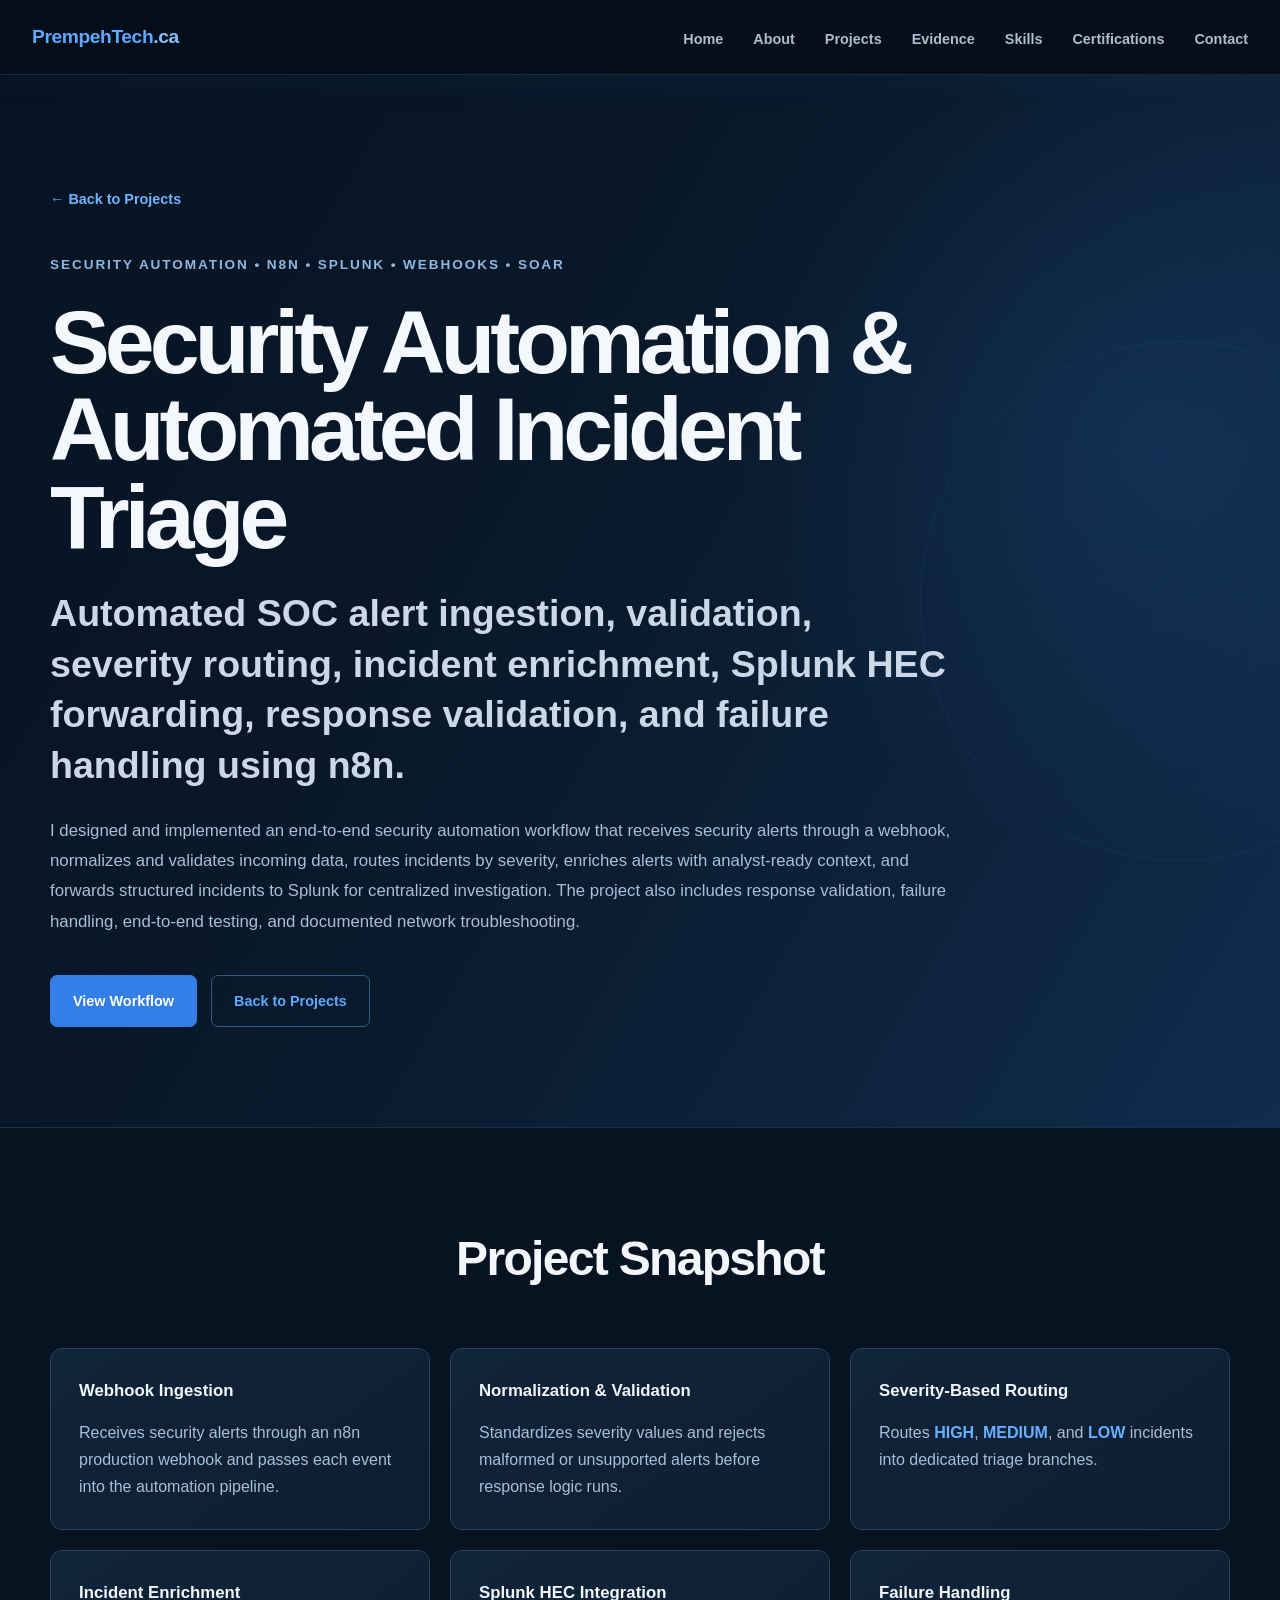
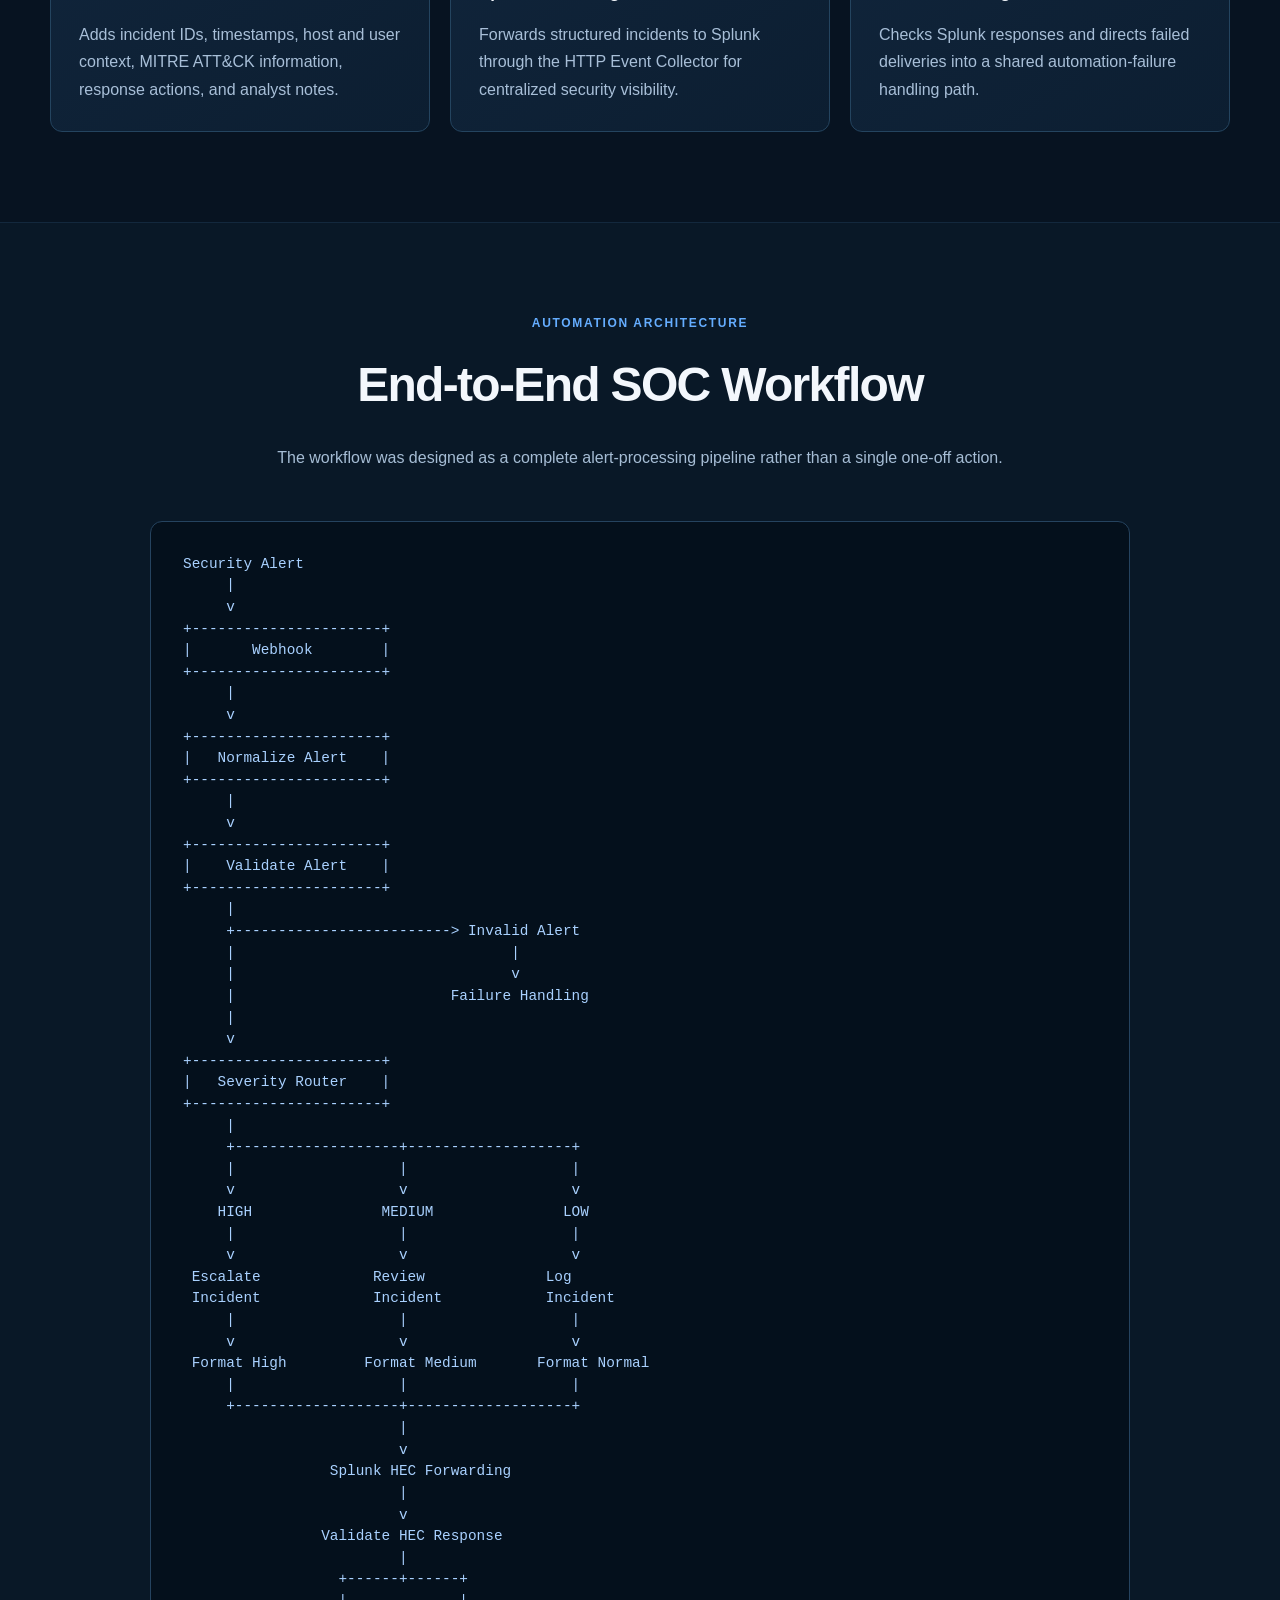
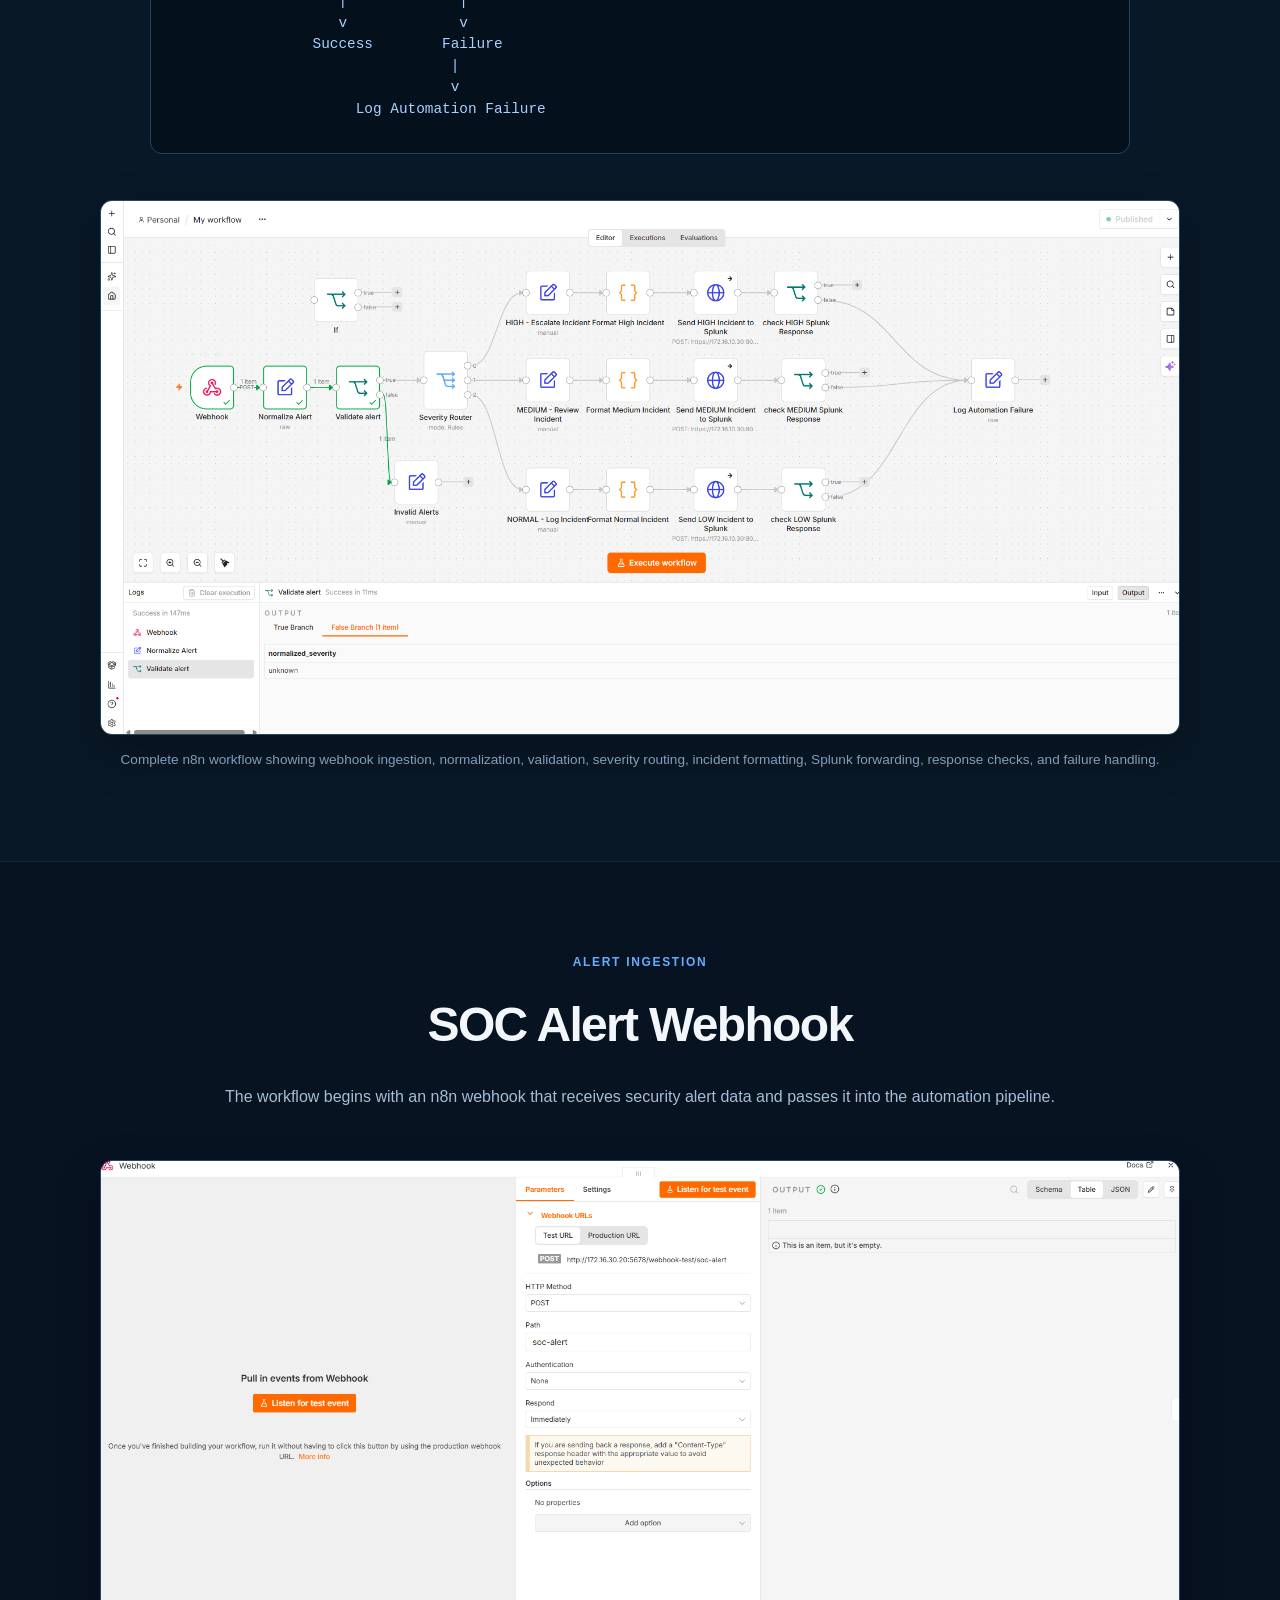
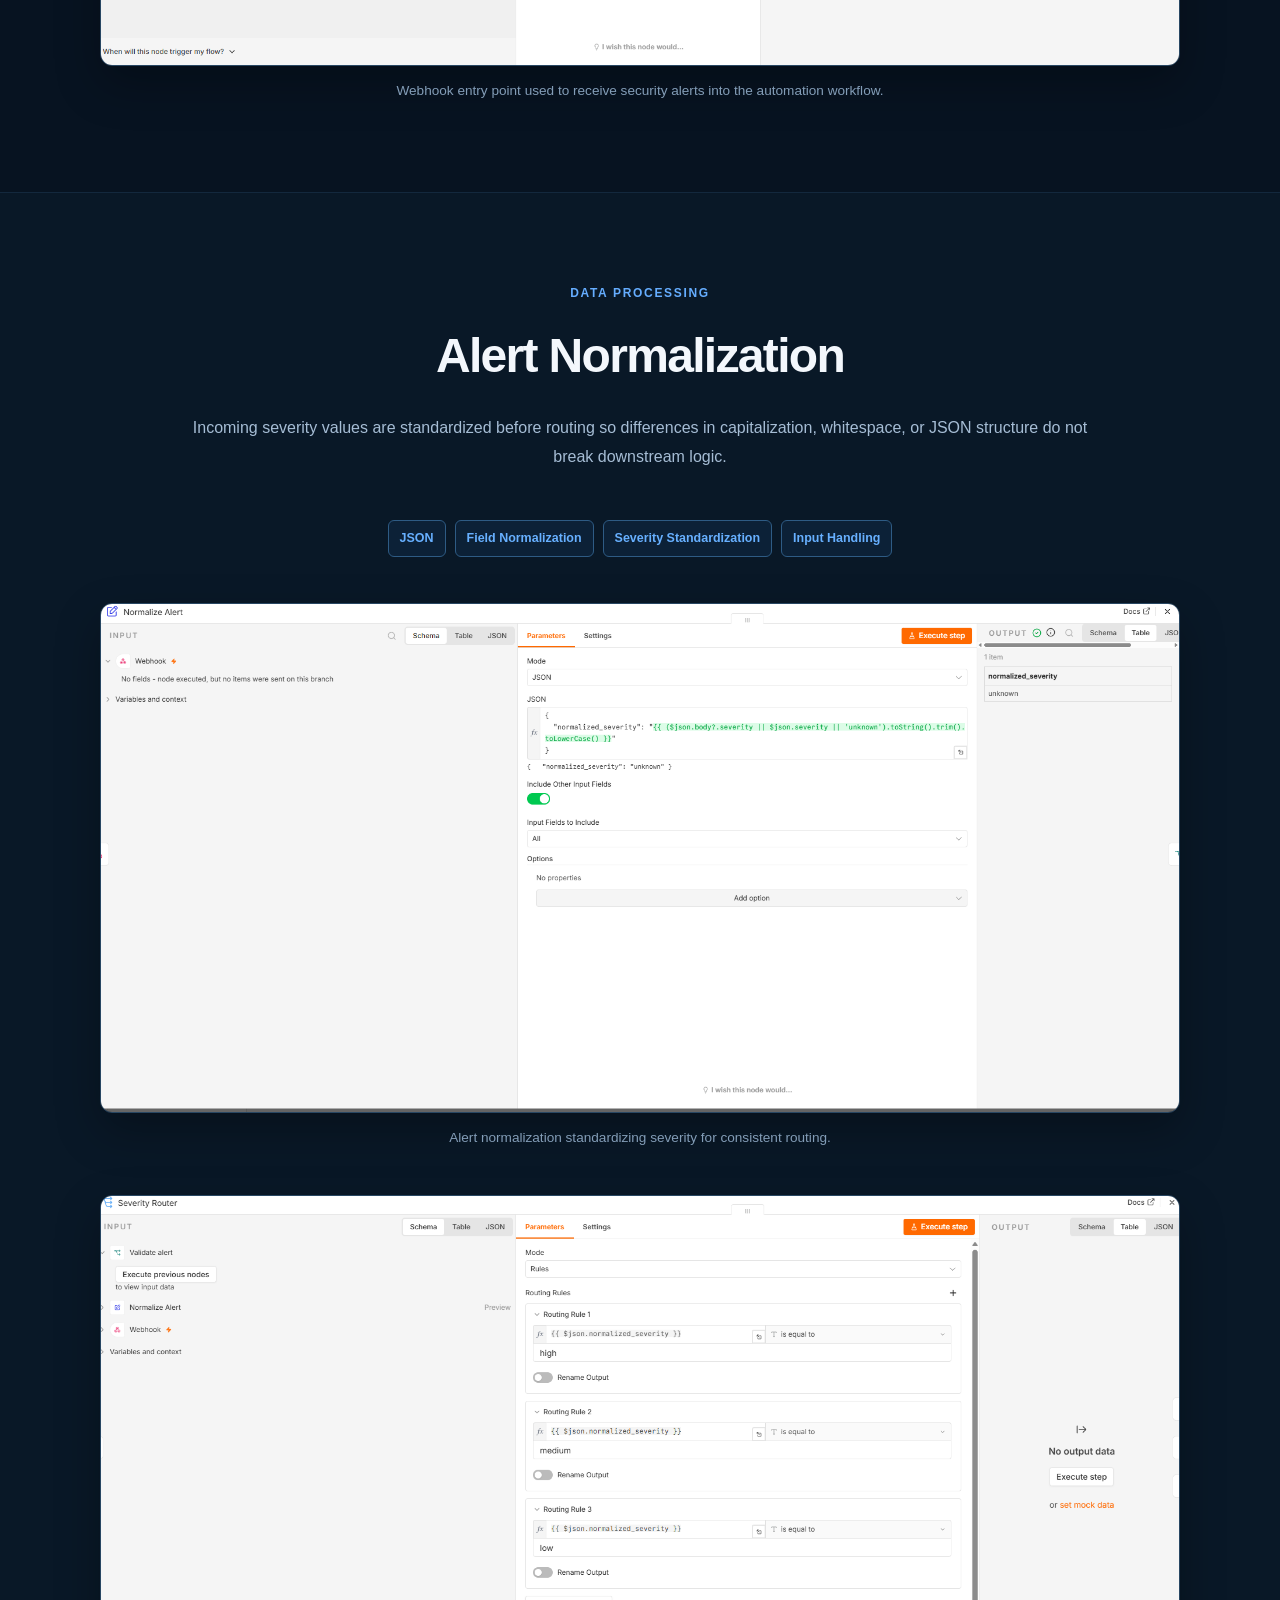
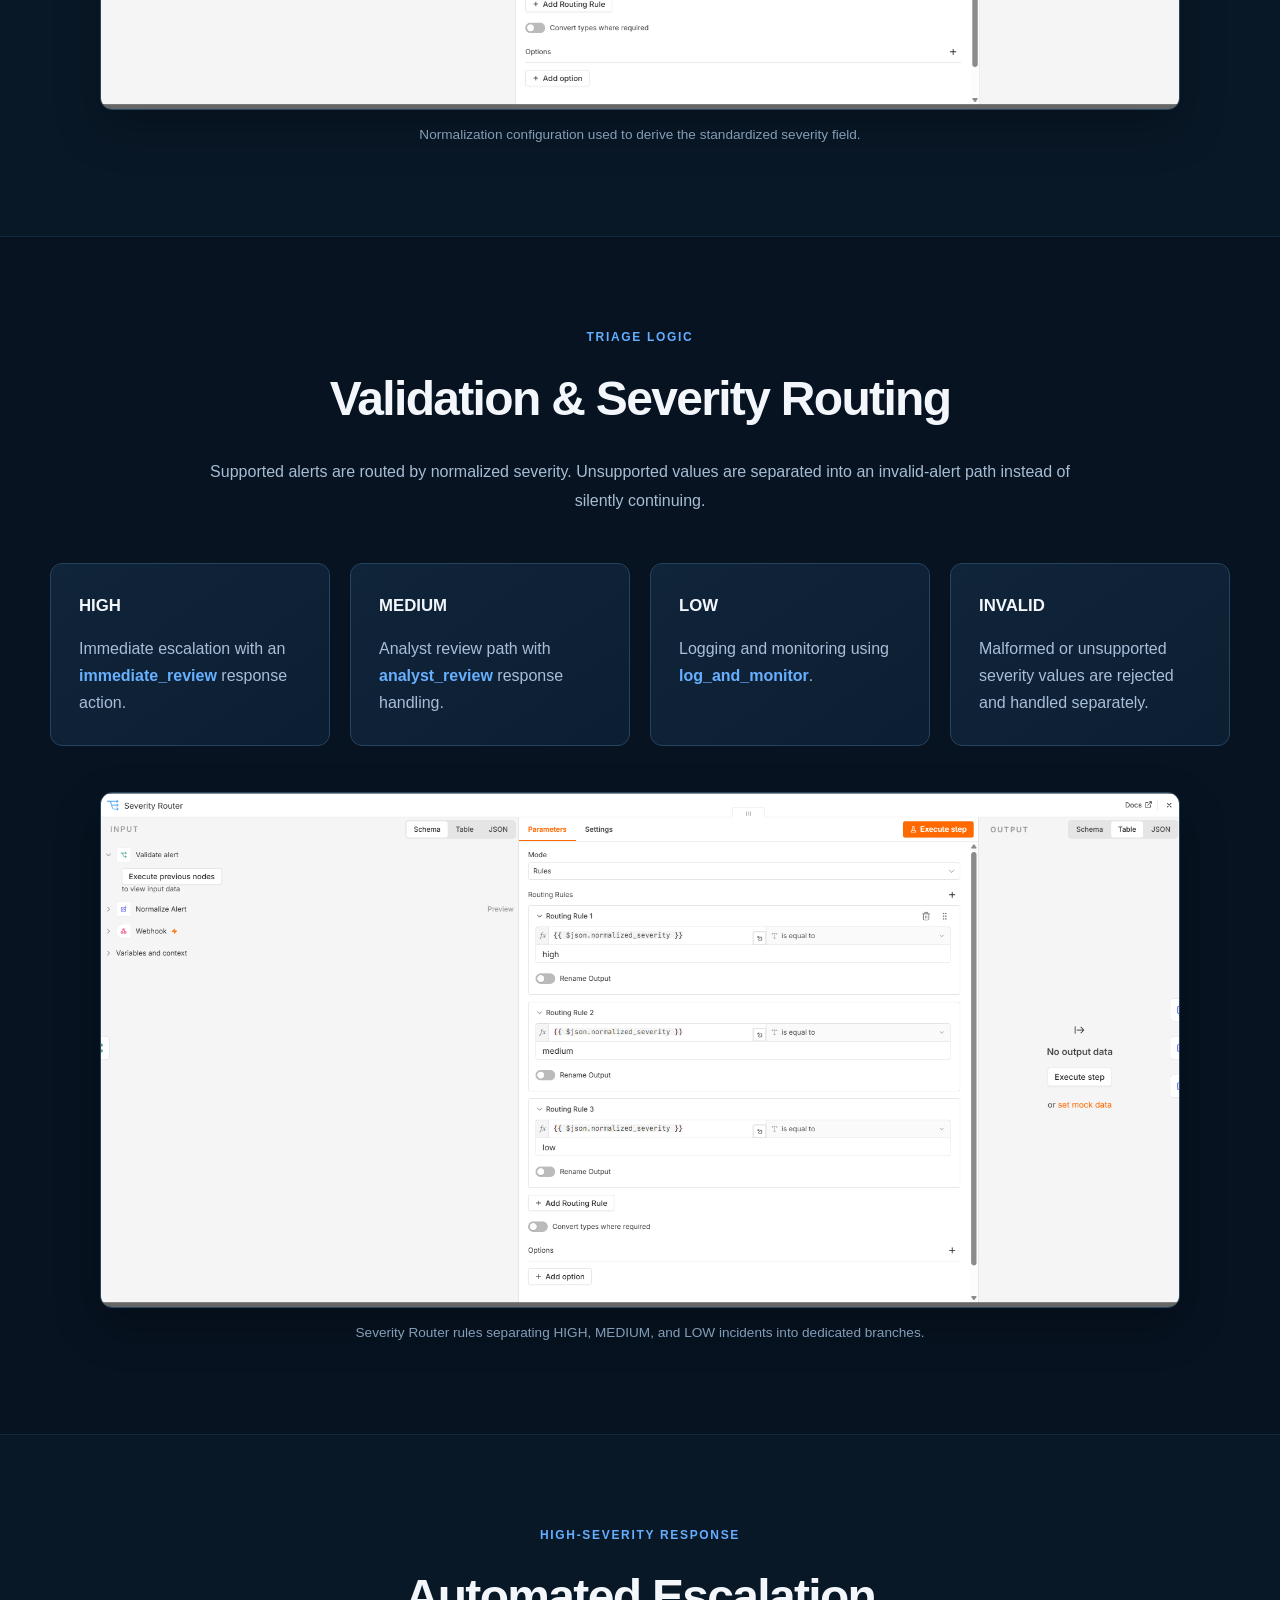
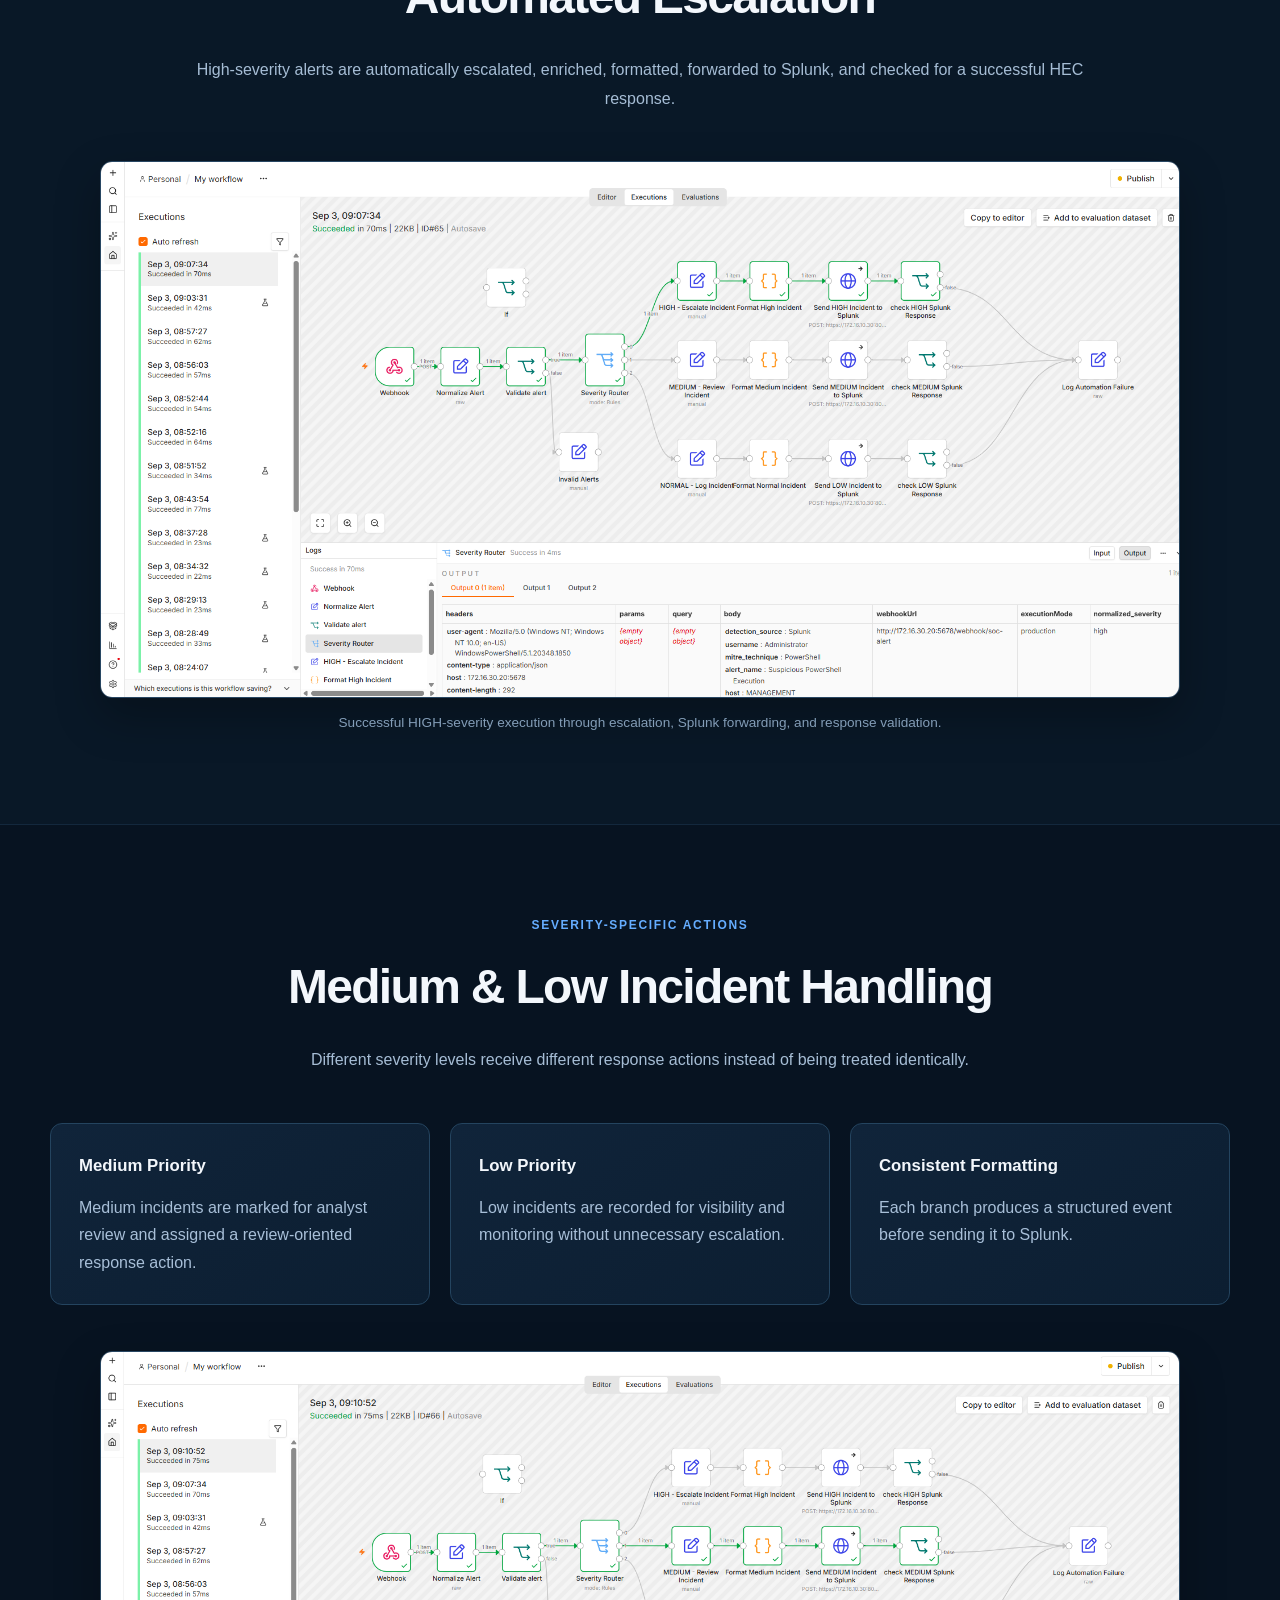
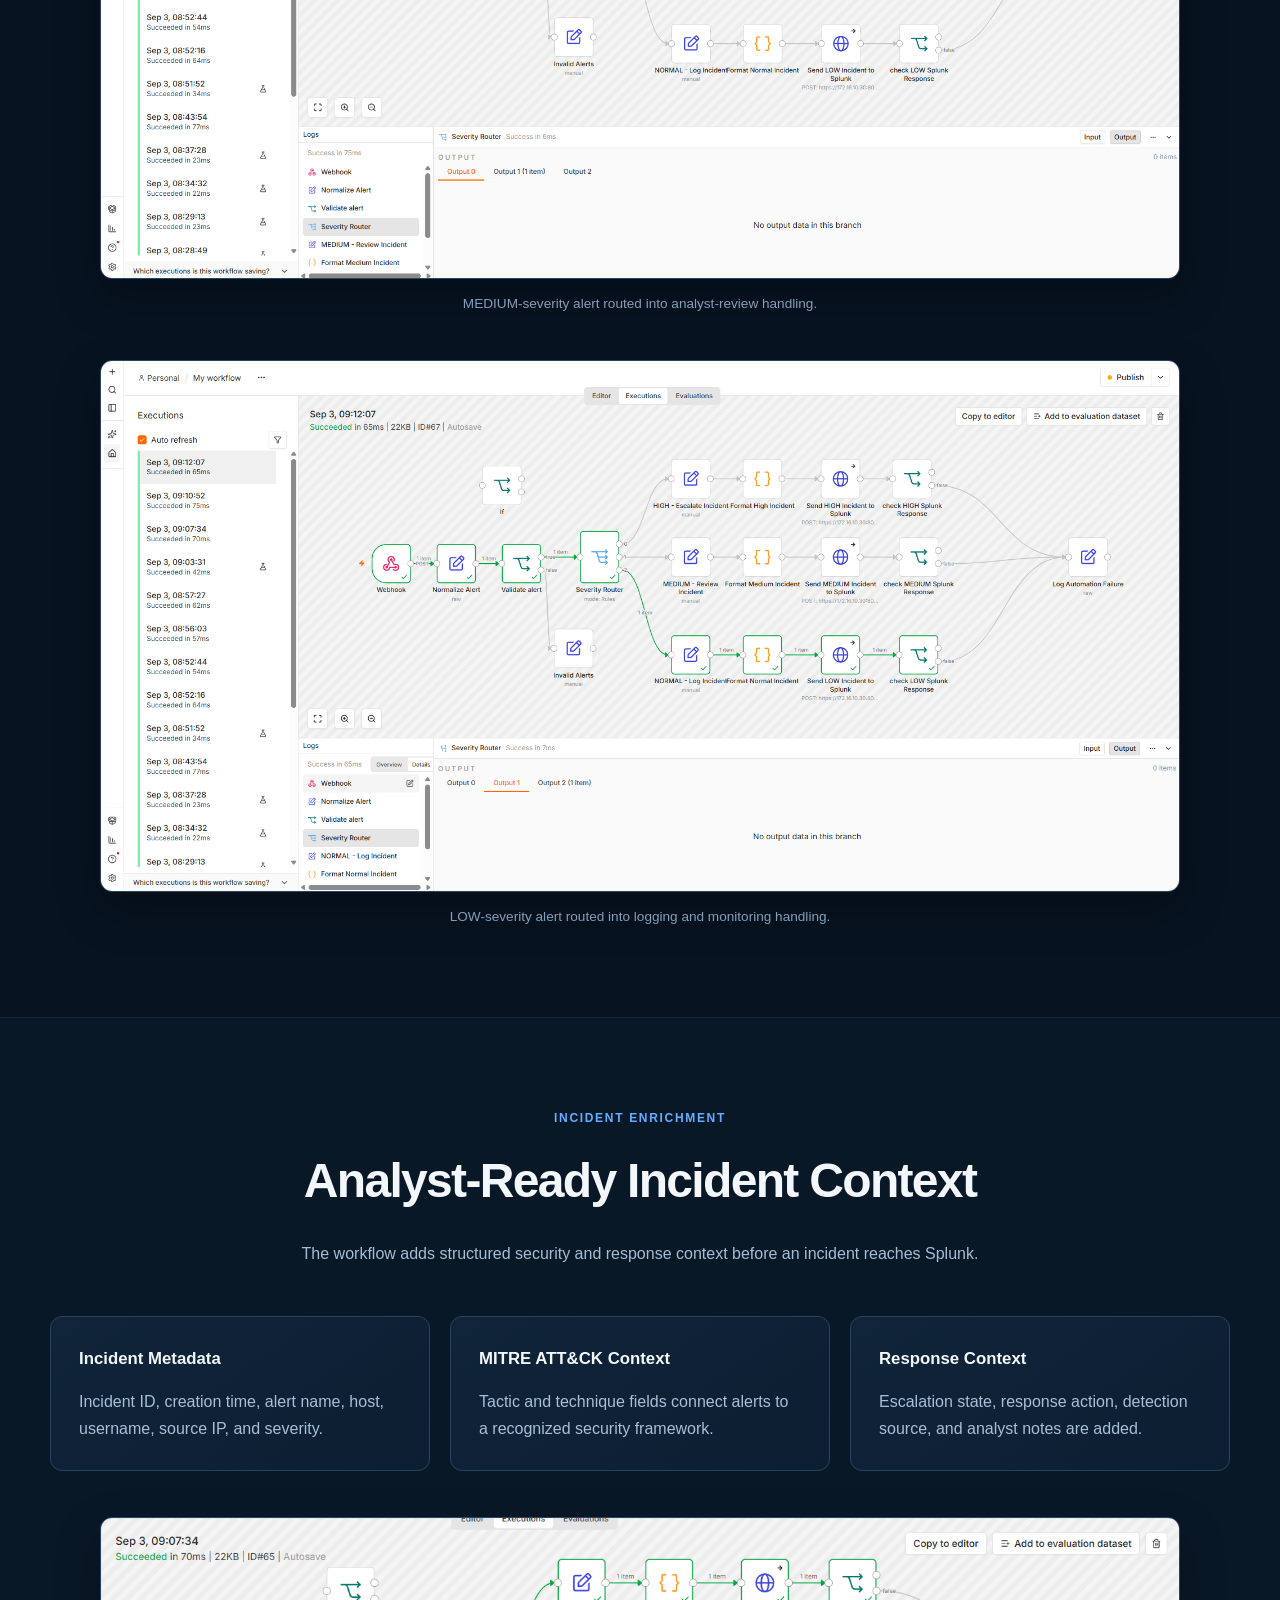
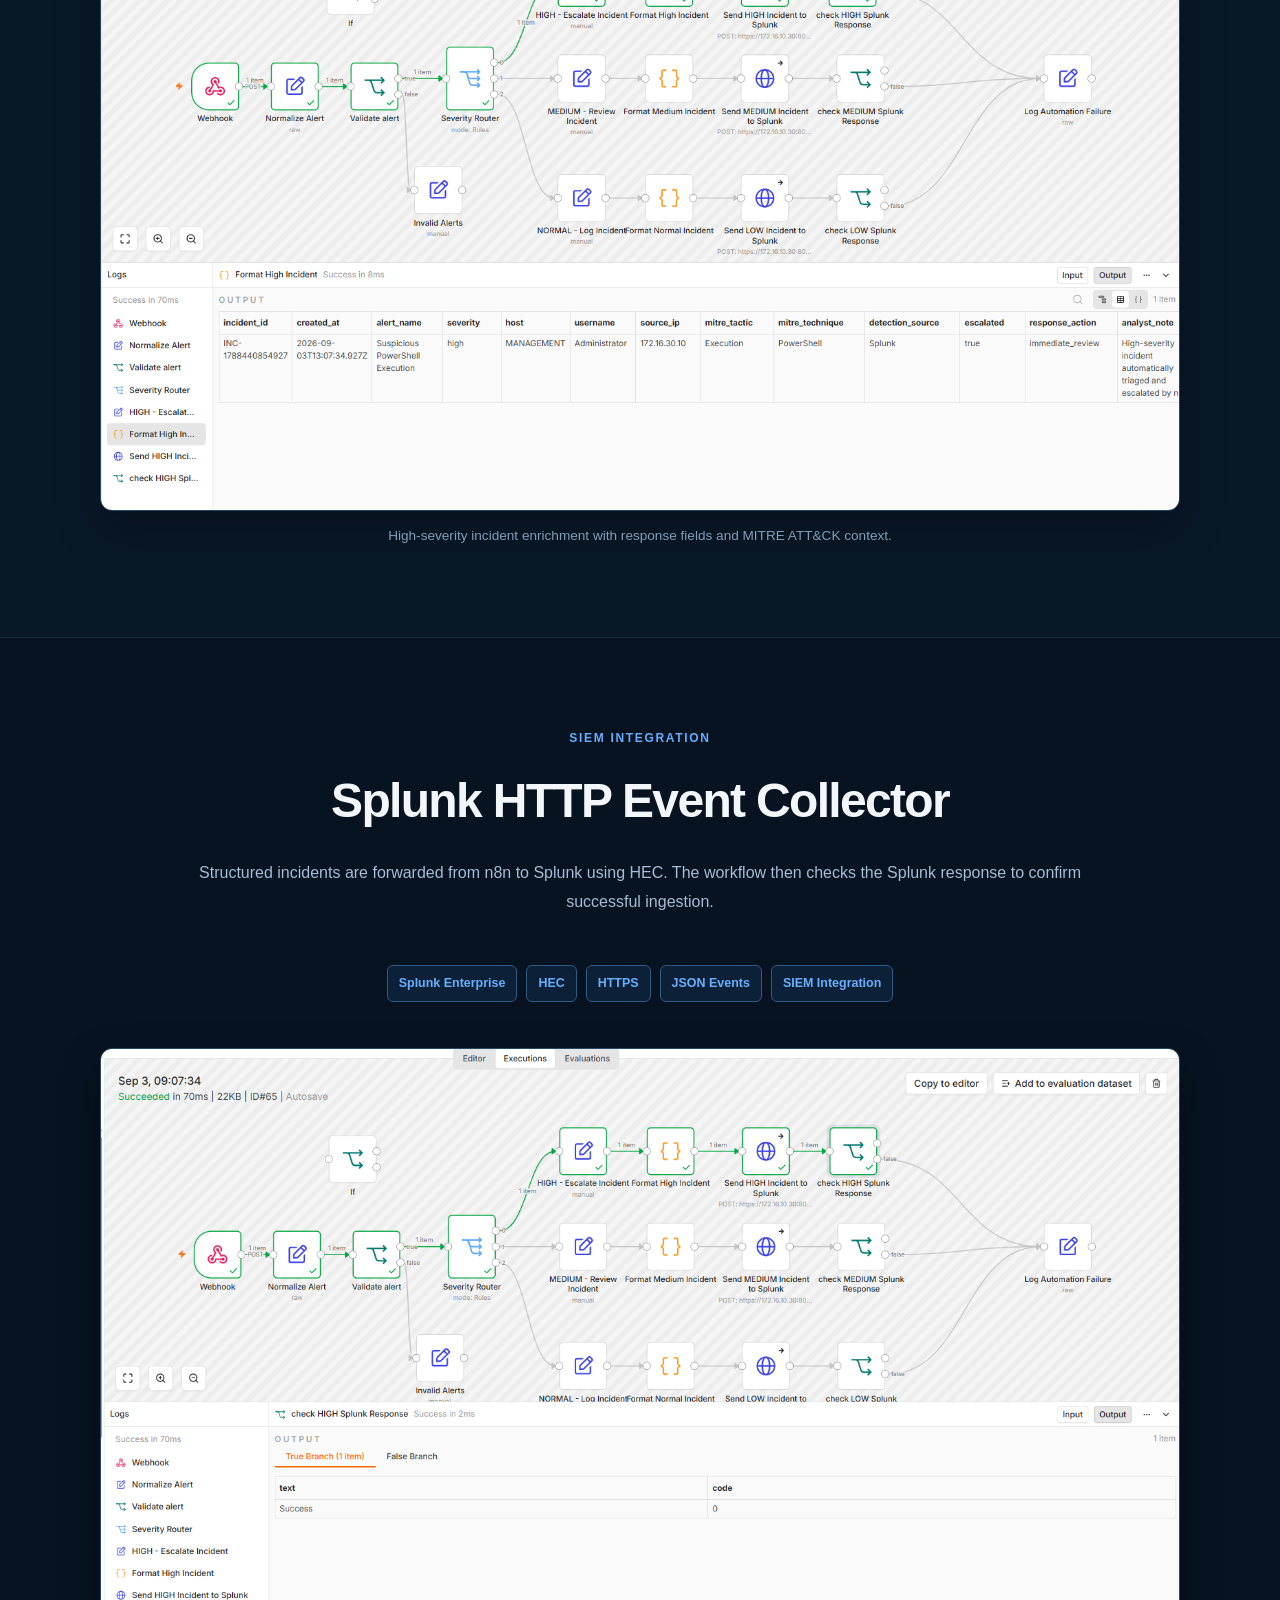
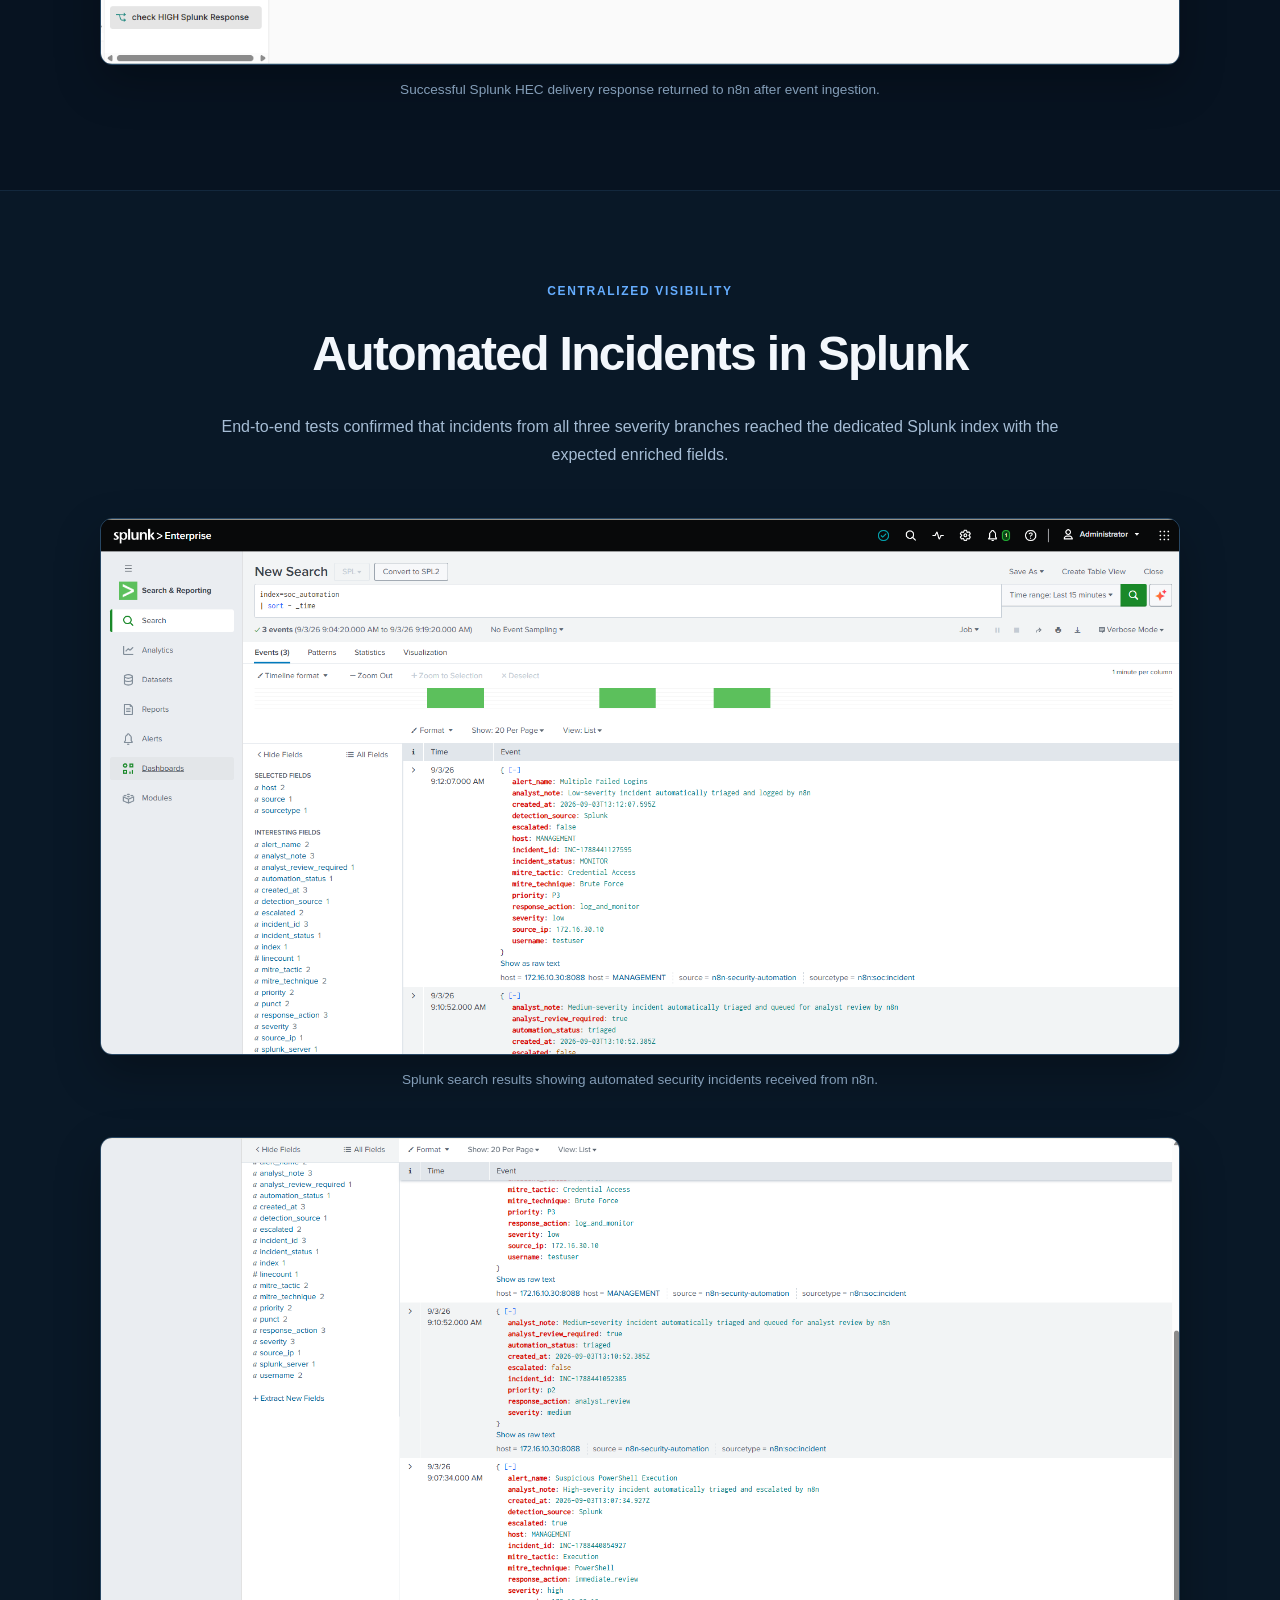
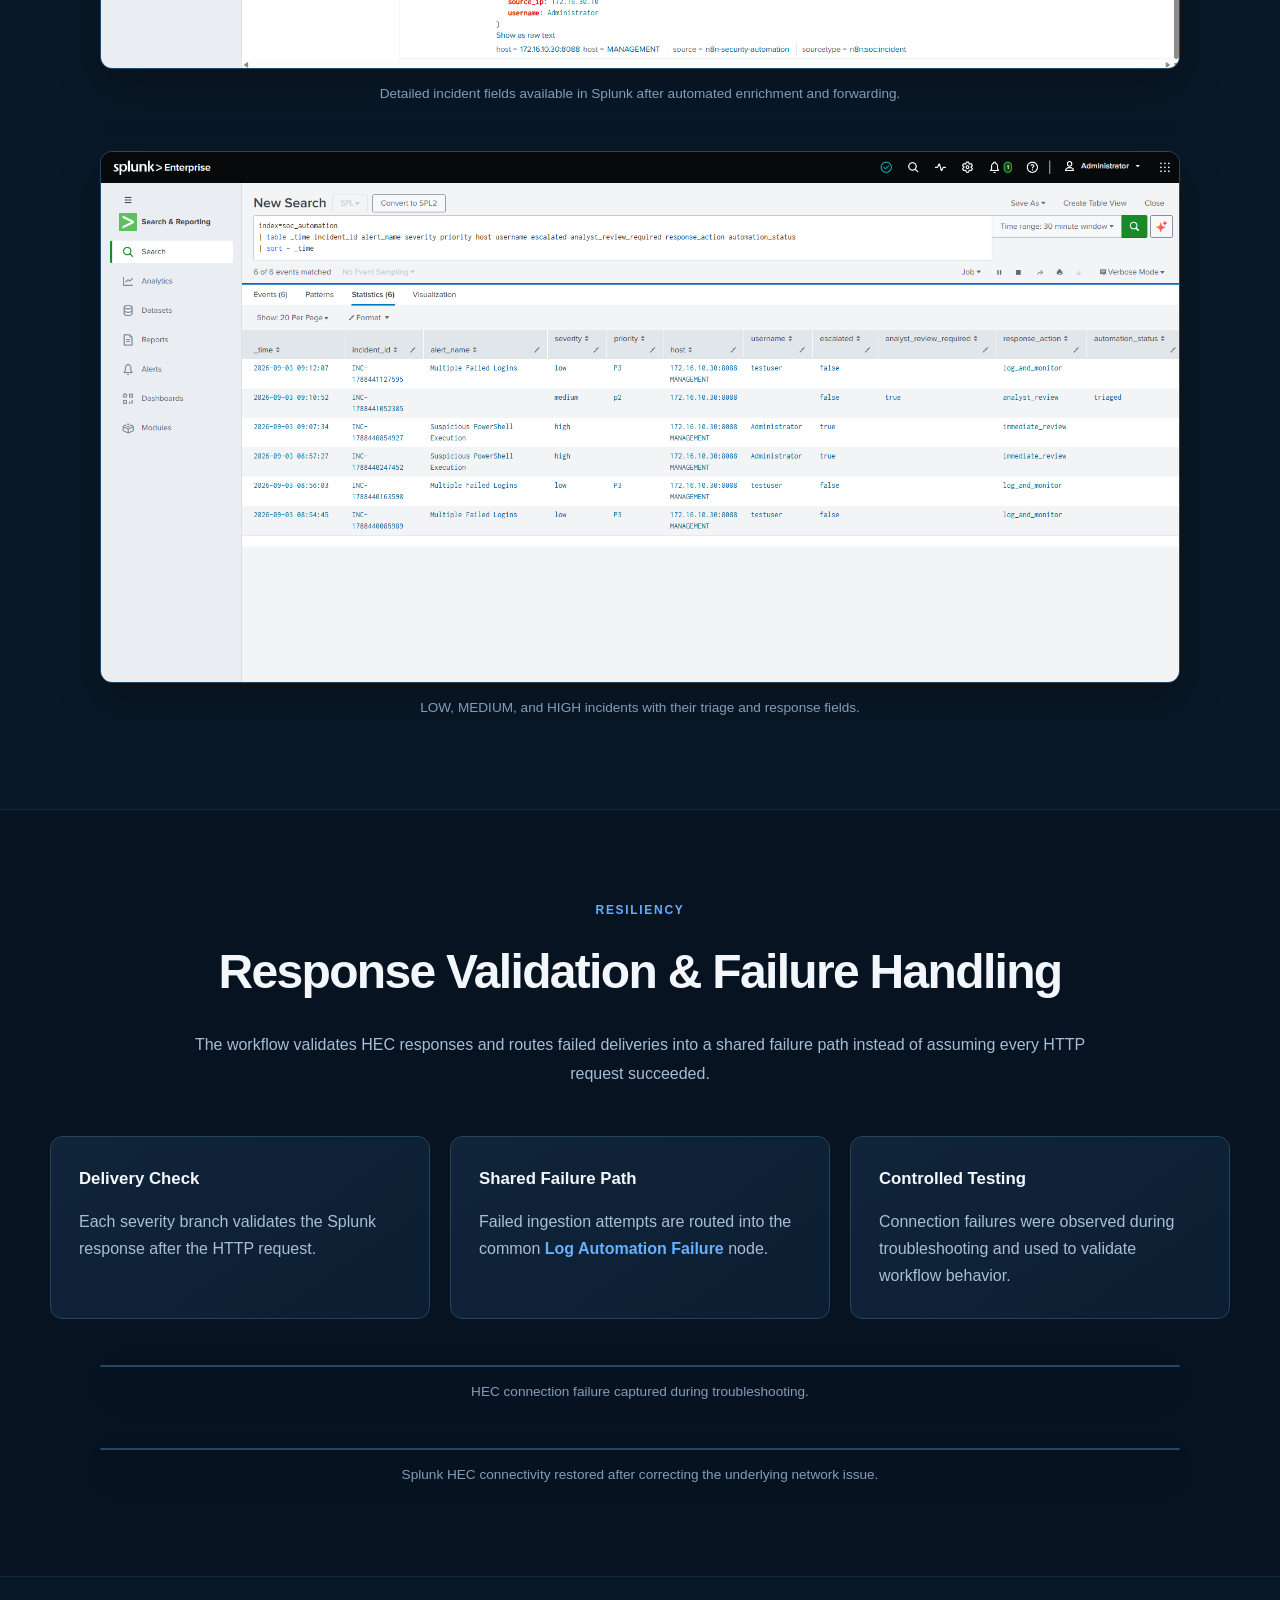
<file: projects/security-automation.html>
<!DOCTYPE html>
<html lang="en">
<head>
    <!-- Browser security policy: generated by scripts/security_policy.py -->
    <meta http-equiv="Content-Security-Policy" content="default-src 'none'; script-src 'self' ; script-src-attr 'none'; style-src 'self' 'unsafe-inline'; img-src 'self' data:; font-src 'self'; connect-src 'self'; media-src 'self'; frame-src 'none'; object-src 'none'; base-uri 'none'; form-action 'self'">
    <meta name="referrer" content="strict-origin-when-cross-origin">
    <!-- /Browser security policy -->
    <meta charset="UTF-8">
    <meta name="viewport" content="width=device-width, initial-scale=1.0">
    <link rel="icon" type="image/svg+xml" href="/favicon.svg?v=20261007-pthex">

    <meta name="description" content="Security automation case study using n8n, Splunk HEC, webhooks, alert normalization, severity routing, incident enrichment, automated triage, response validation, and troubleshooting.">
    <title>Security Automation & Automated Incident Triage | PrempehTech.ca</title>
    <link rel="stylesheet" href="../style.css">
    <style>

        /* =========================================================
           BASE
        ========================================================= */

        body {
            overflow-x: hidden;
        }

        .case-page {
            background: #071321;
        }

        .case-container {
            width: min(1180px, calc(100% - 64px));
            margin: 0 auto;
        }


        /* =========================================================
           HEADER
        ========================================================= */

        .site-header {
            position: sticky;
            top: 0;
            z-index: 1000;

            background: rgba(5, 15, 27, 0.96);

            border-bottom: 1px solid #172b40;

            backdrop-filter: blur(12px);
        }

        .nav-container {
            width: min(1420px, calc(100% - 64px));
            min-height: 74px;

            margin: 0 auto;

            display: flex;
            align-items: center;
        }

        .brand {
            flex: 0 0 auto;

            color: #5da9ff;

            font-size: 1.2rem;
            font-weight: 800;

            text-decoration: none;

            letter-spacing: -0.02em;
        }

        .brand span {
            color: #87c0ff;
        }

        .main-nav {
            margin-left: auto;

            display: flex;
            align-items: center;
            justify-content: flex-end;

            gap: 30px;
        }

        .main-nav a {
            position: relative;

            color: #aebdce;

            font-size: 0.9rem;
            font-weight: 700;

            text-decoration: none;

            padding: 26px 0 22px;
        }

        .main-nav a:hover {
            color: #5da9ff;
        }

        .main-nav a::after {
            content: "";

            position: absolute;

            left: 0;
            right: 0;
            bottom: 16px;

            height: 2px;

            background: #4f9dff;

            transform: scaleX(0);

            transition: transform 0.2s ease;
        }

        .main-nav a:hover::after {
            transform: scaleX(1);
        }

        .mobile-menu {
            display: none;
        }


        /* =========================================================
           HERO
        ========================================================= */

        .project-hero {
            position: relative;

            min-height: 690px;

            display: flex;
            align-items: center;

            overflow: hidden;

            background:
                radial-gradient(
                    circle at 90% 35%,
                    rgba(40, 105, 175, 0.20),
                    transparent 31%
                ),
                linear-gradient(
                    120deg,
                    #061322 0%,
                    #091a2c 48%,
                    #102c4e 100%
                );

            border-bottom: 1px solid #17304b;
        }

        .project-hero::after {
            content: "";

            position: absolute;

            width: 520px;
            height: 520px;

            right: -160px;
            top: 50%;

            transform: translateY(-50%);

            border: 1px solid rgba(90, 165, 245, 0.08);

            border-radius: 50%;
        }

        .project-hero-content {
            position: relative;
            z-index: 2;

            width: min(1180px, calc(100% - 64px));

            margin: 0 auto;

            padding: 110px 0 100px;
        }

        .back-link {
            display: inline-flex;
            align-items: center;

            gap: 8px;

            margin-bottom: 42px;

            color: #70b5ff;

            font-size: 0.9rem;
            font-weight: 700;

            text-decoration: none;
        }

        .back-link:hover {
            color: #ffffff;
        }

        .project-eyebrow {
            margin: 0 0 22px;

            color: #90b7df;

            font-size: 0.85rem;
            font-weight: 800;

            letter-spacing: 0.14em;

            text-transform: uppercase;
        }

        .project-hero h1 {
            max-width: 900px;

            margin: 0 0 26px;

            color: #f4f7fb;

            font-size: clamp(3.4rem, 7vw, 6.4rem);

            line-height: 0.98;

            letter-spacing: -0.055em;
        }

        .project-hero h2 {
            max-width: 900px;

            margin: 0 0 25px;

            color: #cbd8e8;

            font-size: clamp(1.55rem, 3vw, 2.35rem);

            line-height: 1.35;

            font-weight: 700;
        }

        .project-summary {
            max-width: 920px;

            margin: 0;

            color: #a9bfd7;

            font-size: 1.05rem;

            line-height: 1.8;
        }

        .hero-buttons {
            margin-top: 38px;

            display: flex;
            flex-wrap: wrap;

            gap: 14px;
        }

        .project-btn {
            min-height: 52px;

            display: inline-flex;
            align-items: center;
            justify-content: center;

            padding: 0 22px;

            border-radius: 7px;

            font-size: 0.9rem;
            font-weight: 800;

            text-decoration: none;

            transition:
                transform 0.2s ease,
                border-color 0.2s ease,
                background 0.2s ease;
        }

        .project-btn.primary {
            color: #ffffff;

            background: #347ee8;

            border: 1px solid #347ee8;
        }

        .project-btn.secondary {
            color: #5ca9ff;

            background: transparent;

            border: 1px solid #2c5c87;
        }

        .project-btn:hover {
            transform: translateY(-2px);
        }


        /* =========================================================
           SECTIONS
        ========================================================= */

        .case-section {
            padding: 90px 0;

            border-bottom: 1px solid #13283d;
        }

        .case-section.alt {
            background: #091827;
        }

        .case-section-header {
            max-width: 900px;

            margin: 0 auto 48px;

            text-align: center;
        }

        .case-section-header .section-eyebrow {
            margin: 0 0 10px;

            color: #65adff;

            font-size: 0.75rem;
            font-weight: 800;

            letter-spacing: 0.14em;

            text-transform: uppercase;
        }

        .case-section-header h2 {
            margin: 0 0 18px;

            color: #f3f7fc;

            font-size: clamp(2rem, 4vw, 3rem);

            letter-spacing: -0.035em;
        }

        .case-section-header p {
            margin: 0 auto 12px;

            color: #a6bdd5;

            font-size: 1rem;

            line-height: 1.8;
        }


        /* =========================================================
           CARDS
        ========================================================= */

        .case-grid {
            display: grid;

            grid-template-columns:
                repeat(3, minmax(0, 1fr));

            gap: 20px;
        }

        .case-grid.four {
            grid-template-columns:
                repeat(4, minmax(0, 1fr));
        }

        .case-card {
            padding: 28px;

            background:
                linear-gradient(
                    145deg,
                    #10243a,
                    #0c1e31
                );

            border: 1px solid #24445f;

            border-radius: 12px;
        }

        .case-card h3 {
            margin: 0 0 14px;

            color: #f3f7fc;

            font-size: 1.05rem;
        }

        .case-card p {
            margin: 0;

            color: #a8bfd8;

            line-height: 1.7;
        }

        .case-card strong {
            color: #67b0ff;
        }


        /* =========================================================
           TAGS
        ========================================================= */

        .tags {
            display: flex;
            flex-wrap: wrap;

            gap: 9px;

            justify-content: center;

            margin-top: 30px;
        }

        .tags span {
            padding: 7px 11px;

            color: #67b0ff;

            background: #0c2137;

            border: 1px solid #2e5b84;

            border-radius: 6px;

            font-size: 0.78rem;
            font-weight: 700;
        }


        /* =========================================================
           IMAGES
        ========================================================= */

        .case-image {
            margin: 46px auto 0;

            max-width: 1080px;
        }

        .case-image img {
            display: block;

            width: 100%;
            height: auto;

            border-radius: 12px;

            border: 1px solid #284763;

            box-shadow:
                0 18px 45px rgba(0, 0, 0, 0.28);
        }

        .case-image figcaption {
            margin-top: 14px;

            padding: 0 10px;

            color: #839db7;

            font-size: 0.85rem;

            line-height: 1.6;

            text-align: center;
        }


        /* =========================================================
           ARCHITECTURE
        ========================================================= */

        .architecture-block {
            max-width: 980px;

            margin: 42px auto 0;

            padding: 32px;

            overflow-x: auto;

            background: #04101c;

            border: 1px solid #25435f;

            border-radius: 12px;
        }

        .architecture-block pre {
            margin: 0;

            color: #a9d1ff;

            font-family:
                "Courier New",
                Courier,
                monospace;

            font-size: 0.9rem;

            line-height: 1.5;
        }


        /* =========================================================
           CTA
        ========================================================= */

        .project-cta {
            padding: 90px 0;

            text-align: center;

            background:
                linear-gradient(
                    135deg,
                    #0a1a2b,
                    #102b48
                );
        }

        .project-cta h2 {
            margin: 0 0 16px;

            color: #f4f7fb;

            font-size: 2.4rem;
        }

        .project-cta p {
            max-width: 760px;

            margin: 0 auto 28px;

            color: #a8bfd8;

            line-height: 1.8;
        }

        .project-cta-links {
            display: flex;
            justify-content: center;
            flex-wrap: wrap;

            gap: 14px;
        }


        /* =========================================================
           FOOTER
        ========================================================= */

        footer {
            padding: 28px 20px;

            text-align: center;

            background: #050f1b;

            border-top: 1px solid #17293b;
        }

        footer p {
            margin: 0;

            color: #7189a3;

            font-size: 0.84rem;
        }


        /* =========================================================
           RESPONSIVE
        ========================================================= */

        @media (max-width: 1100px) {

            .main-nav {
                gap: 20px;
            }

            .case-grid,
            .case-grid.four {
                grid-template-columns:
                    repeat(2, minmax(0, 1fr));
            }

        }


        @media (max-width: 820px) {

            .nav-container {
                width: min(100% - 32px, 1420px);
            }

            .main-nav {
                display: none;
            }

            .mobile-menu {
                margin-left: auto;

                display: inline-flex;

                align-items: center;
                justify-content: center;

                width: 42px;
                height: 42px;

                color: #5ca9ff;

                background: #0b1e31;

                border: 1px solid #244d73;

                border-radius: 7px;
            }

            .project-hero-content,
            .case-container {
                width: min(100% - 36px, 1180px);
            }

            .project-hero {
                min-height: auto;
            }

            .project-hero-content {
                padding: 80px 0;
            }

            .project-hero h1 {
                font-size: clamp(3rem, 14vw, 5rem);
            }

            .case-grid,
            .case-grid.four {
                grid-template-columns: 1fr;
            }

        }


        @media (max-width: 520px) {

            .hero-buttons,
            .project-cta-links {
                flex-direction: column;
            }

            .project-btn {
                width: 100%;
            }

            .architecture-block {
                padding: 18px;
            }

            .architecture-block pre {
                font-size: 0.72rem;
            }

        }

    </style>
</head>

<body class="case-page">

<header class="site-header">
    <div class="nav-container">
        <a href="../index.html#home" class="brand">PrempehTech<span>.ca</span></a>
        <nav class="main-nav" aria-label="Primary navigation">
            <a href="../index.html#home">Home</a>
            <a href="../index.html#about">About</a>
            <a href="../index.html#projects">Projects</a>
            <a href="../index.html#evidence">Evidence</a>
            <a href="../index.html#skills">Skills</a>
            <a href="../index.html#certifications">Certifications</a>
            <a href="../index.html#contact">Contact</a>
        </nav>
        <button class="mobile-menu" type="button" aria-label="Open navigation menu">☰</button>
    </div>
</header>

<main>

<section class="project-hero">
    <div class="project-hero-content">
        <a href="../index.html#projects" class="back-link">← Back to Projects</a>
        <p class="project-eyebrow">SECURITY AUTOMATION • N8N • SPLUNK • WEBHOOKS • SOAR</p>
        <h1>Security Automation &amp; Automated Incident Triage</h1>
        <h2>
            Automated SOC alert ingestion, validation, severity routing,
            incident enrichment, Splunk HEC forwarding, response validation,
            and failure handling using n8n.
        </h2>
        <p class="project-summary">
            I designed and implemented an end-to-end security automation workflow
            that receives security alerts through a webhook, normalizes and validates
            incoming data, routes incidents by severity, enriches alerts with analyst-ready
            context, and forwards structured incidents to Splunk for centralized investigation.
            The project also includes response validation, failure handling, end-to-end testing,
            and documented network troubleshooting.
        </p>
        <div class="hero-buttons">
            <a href="#workflow" class="project-btn primary">View Workflow</a>
            <a href="../index.html#projects" class="project-btn secondary">Back to Projects</a>
        </div>
    </div>
</section>

<section class="case-section">
    <div class="case-container">
        <div class="case-section-header"><h2>Project Snapshot</h2></div>
        <div class="case-grid">
            <article class="case-card">
                <h3>Webhook Ingestion</h3>
                <p>Receives security alerts through an n8n production webhook and passes each event into the automation pipeline.</p>
            </article>
            <article class="case-card">
                <h3>Normalization &amp; Validation</h3>
                <p>Standardizes severity values and rejects malformed or unsupported alerts before response logic runs.</p>
            </article>
            <article class="case-card">
                <h3>Severity-Based Routing</h3>
                <p>Routes <strong>HIGH</strong>, <strong>MEDIUM</strong>, and <strong>LOW</strong> incidents into dedicated triage branches.</p>
            </article>
            <article class="case-card">
                <h3>Incident Enrichment</h3>
                <p>Adds incident IDs, timestamps, host and user context, MITRE ATT&amp;CK information, response actions, and analyst notes.</p>
            </article>
            <article class="case-card">
                <h3>Splunk HEC Integration</h3>
                <p>Forwards structured incidents to Splunk through the HTTP Event Collector for centralized security visibility.</p>
            </article>
            <article class="case-card">
                <h3>Failure Handling</h3>
                <p>Checks Splunk responses and directs failed deliveries into a shared automation-failure handling path.</p>
            </article>
        </div>
    </div>
</section>

<section class="case-section alt" id="workflow">
    <div class="case-container">
        <div class="case-section-header">
            <p class="section-eyebrow">AUTOMATION ARCHITECTURE</p>
            <h2>End-to-End SOC Workflow</h2>
            <p>The workflow was designed as a complete alert-processing pipeline rather than a single one-off action.</p>
        </div>

        <div class="architecture-block">
<pre>
Security Alert
     |
     v
+----------------------+
|       Webhook        |
+----------------------+
     |
     v
+----------------------+
|   Normalize Alert    |
+----------------------+
     |
     v
+----------------------+
|    Validate Alert    |
+----------------------+
     |
     +-------------------------> Invalid Alert
     |                                |
     |                                v
     |                         Failure Handling
     |
     v
+----------------------+
|   Severity Router    |
+----------------------+
     |
     +-------------------+-------------------+
     |                   |                   |
     v                   v                   v
    HIGH               MEDIUM               LOW
     |                   |                   |
     v                   v                   v
 Escalate             Review              Log
 Incident             Incident            Incident
     |                   |                   |
     v                   v                   v
 Format High         Format Medium       Format Normal
     |                   |                   |
     +-------------------+-------------------+
                         |
                         v
                 Splunk HEC Forwarding
                         |
                         v
                Validate HEC Response
                         |
                  +------+------+
                  |             |
                  v             v
               Success        Failure
                               |
                               v
                    Log Automation Failure
</pre>
        </div>

        <figure class="case-image">
            <img src="../assets/projects/automation/n8n-security-automation-workflow.png"
                 alt="Complete n8n SOC security automation workflow" loading="lazy">
            <figcaption>
                Complete n8n workflow showing webhook ingestion, normalization,
                validation, severity routing, incident formatting, Splunk forwarding,
                response checks, and failure handling.
            </figcaption>
        </figure>
    </div>
</section>

<section class="case-section">
    <div class="case-container">
        <div class="case-section-header">
            <p class="section-eyebrow">ALERT INGESTION</p>
            <h2>SOC Alert Webhook</h2>
            <p>The workflow begins with an n8n webhook that receives security alert data and passes it into the automation pipeline.</p>
        </div>
        <figure class="case-image">
            <img src="../assets/projects/automation/n8n-soc-alert-webhook.png"
                 alt="n8n SOC alert webhook configuration" loading="lazy">
            <figcaption>Webhook entry point used to receive security alerts into the automation workflow.</figcaption>
        </figure>
    </div>
</section>

<section class="case-section alt">
    <div class="case-container">
        <div class="case-section-header">
            <p class="section-eyebrow">DATA PROCESSING</p>
            <h2>Alert Normalization</h2>
            <p>
                Incoming severity values are standardized before routing so differences
                in capitalization, whitespace, or JSON structure do not break downstream logic.
            </p>
        </div>
        <div class="tags">
            <span>JSON</span><span>Field Normalization</span><span>Severity Standardization</span><span>Input Handling</span>
        </div>
        <figure class="case-image">
            <img src="../assets/projects/automation/n8n-alert-normalization.png"
                 alt="n8n alert normalization execution" loading="lazy">
            <figcaption>Alert normalization standardizing severity for consistent routing.</figcaption>
        </figure>
        <figure class="case-image">
            <img src="../assets/projects/automation/n8n-alert-normalization-config.png"
                 alt="n8n alert normalization configuration" loading="lazy">
            <figcaption>Normalization configuration used to derive the standardized severity field.</figcaption>
        </figure>
    </div>
</section>

<section class="case-section">
    <div class="case-container">
        <div class="case-section-header">
            <p class="section-eyebrow">TRIAGE LOGIC</p>
            <h2>Validation &amp; Severity Routing</h2>
            <p>
                Supported alerts are routed by normalized severity. Unsupported values are
                separated into an invalid-alert path instead of silently continuing.
            </p>
        </div>

        <div class="case-grid four">
            <article class="case-card">
                <h3>HIGH</h3>
                <p>Immediate escalation with an <strong>immediate_review</strong> response action.</p>
            </article>
            <article class="case-card">
                <h3>MEDIUM</h3>
                <p>Analyst review path with <strong>analyst_review</strong> response handling.</p>
            </article>
            <article class="case-card">
                <h3>LOW</h3>
                <p>Logging and monitoring using <strong>log_and_monitor</strong>.</p>
            </article>
            <article class="case-card">
                <h3>INVALID</h3>
                <p>Malformed or unsupported severity values are rejected and handled separately.</p>
            </article>
        </div>

        <figure class="case-image">
            <img src="../assets/projects/automation/n8n-severity-routing.png"
                 alt="n8n severity router rules for high medium and low alerts" loading="lazy">
            <figcaption>Severity Router rules separating HIGH, MEDIUM, and LOW incidents into dedicated branches.</figcaption>
        </figure>
    </div>
</section>

<section class="case-section alt">
    <div class="case-container">
        <div class="case-section-header">
            <p class="section-eyebrow">HIGH-SEVERITY RESPONSE</p>
            <h2>Automated Escalation</h2>
            <p>
                High-severity alerts are automatically escalated, enriched, formatted,
                forwarded to Splunk, and checked for a successful HEC response.
            </p>
        </div>
        <figure class="case-image">
            <img src="../assets/projects/automation/n8n-high-severity-execution.png"
                 alt="Successful high severity n8n automation execution" loading="lazy">
            <figcaption>Successful HIGH-severity execution through escalation, Splunk forwarding, and response validation.</figcaption>
        </figure>
    </div>
</section>

<section class="case-section">
    <div class="case-container">
        <div class="case-section-header">
            <p class="section-eyebrow">SEVERITY-SPECIFIC ACTIONS</p>
            <h2>Medium &amp; Low Incident Handling</h2>
            <p>Different severity levels receive different response actions instead of being treated identically.</p>
        </div>

        <div class="case-grid">
            <article class="case-card">
                <h3>Medium Priority</h3>
                <p>Medium incidents are marked for analyst review and assigned a review-oriented response action.</p>
            </article>
            <article class="case-card">
                <h3>Low Priority</h3>
                <p>Low incidents are recorded for visibility and monitoring without unnecessary escalation.</p>
            </article>
            <article class="case-card">
                <h3>Consistent Formatting</h3>
                <p>Each branch produces a structured event before sending it to Splunk.</p>
            </article>
        </div>

        <figure class="case-image">
            <img src="../assets/projects/automation/n8n-medium-severity-execution.png"
                 alt="Successful medium severity n8n automation execution" loading="lazy">
            <figcaption>MEDIUM-severity alert routed into analyst-review handling.</figcaption>
        </figure>

        <figure class="case-image">
            <img src="../assets/projects/automation/n8n-low-severity-execution.png"
                 alt="Successful low severity n8n automation execution" loading="lazy">
            <figcaption>LOW-severity alert routed into logging and monitoring handling.</figcaption>
        </figure>
    </div>
</section>

<section class="case-section alt">
    <div class="case-container">
        <div class="case-section-header">
            <p class="section-eyebrow">INCIDENT ENRICHMENT</p>
            <h2>Analyst-Ready Incident Context</h2>
            <p>The workflow adds structured security and response context before an incident reaches Splunk.</p>
        </div>

        <div class="case-grid">
            <article class="case-card">
                <h3>Incident Metadata</h3>
                <p>Incident ID, creation time, alert name, host, username, source IP, and severity.</p>
            </article>
            <article class="case-card">
                <h3>MITRE ATT&amp;CK Context</h3>
                <p>Tactic and technique fields connect alerts to a recognized security framework.</p>
            </article>
            <article class="case-card">
                <h3>Response Context</h3>
                <p>Escalation state, response action, detection source, and analyst notes are added.</p>
            </article>
        </div>

        <figure class="case-image">
            <img src="../assets/projects/automation/high-incident-enrichment.png"
                 alt="n8n high incident enrichment fields" loading="lazy">
            <figcaption>High-severity incident enrichment with response fields and MITRE ATT&amp;CK context.</figcaption>
        </figure>
    </div>
</section>

<section class="case-section">
    <div class="case-container">
        <div class="case-section-header">
            <p class="section-eyebrow">SIEM INTEGRATION</p>
            <h2>Splunk HTTP Event Collector</h2>
            <p>
                Structured incidents are forwarded from n8n to Splunk using HEC.
                The workflow then checks the Splunk response to confirm successful ingestion.
            </p>
        </div>
        <div class="tags">
            <span>Splunk Enterprise</span><span>HEC</span><span>HTTPS</span><span>JSON Events</span><span>SIEM Integration</span>
        </div>
        <figure class="case-image">
            <img src="../assets/projects/automation/n8n-splunk-hec-success.png"
                 alt="Successful n8n Splunk HEC response" loading="lazy">
            <figcaption>Successful Splunk HEC delivery response returned to n8n after event ingestion.</figcaption>
        </figure>
    </div>
</section>

<section class="case-section alt">
    <div class="case-container">
        <div class="case-section-header">
            <p class="section-eyebrow">CENTRALIZED VISIBILITY</p>
            <h2>Automated Incidents in Splunk</h2>
            <p>
                End-to-end tests confirmed that incidents from all three severity branches
                reached the dedicated Splunk index with the expected enriched fields.
            </p>
        </div>

        <figure class="case-image">
            <img src="../assets/projects/automation/splunk-automated-incidents-1.1.png"
                 alt="Splunk automated incidents overview" loading="lazy">
            <figcaption>Splunk search results showing automated security incidents received from n8n.</figcaption>
        </figure>

        <figure class="case-image">
            <img src="../assets/projects/automation/splunk-automated-incidents-1.2.png"
                 alt="Splunk automated incidents detailed fields" loading="lazy">
            <figcaption>Detailed incident fields available in Splunk after automated enrichment and forwarding.</figcaption>
        </figure>

        <figure class="case-image">
            <img src="../assets/projects/automation/splunk-incident-triage-results.png"
                 alt="Splunk incident triage table" loading="lazy">
            <figcaption>LOW, MEDIUM, and HIGH incidents with their triage and response fields.</figcaption>
        </figure>
    </div>
</section>

<section class="case-section">
    <div class="case-container">
        <div class="case-section-header">
            <p class="section-eyebrow">RESILIENCY</p>
            <h2>Response Validation &amp; Failure Handling</h2>
            <p>
                The workflow validates HEC responses and routes failed deliveries into
                a shared failure path instead of assuming every HTTP request succeeded.
            </p>
        </div>

        <div class="case-grid">
            <article class="case-card">
                <h3>Delivery Check</h3>
                <p>Each severity branch validates the Splunk response after the HTTP request.</p>
            </article>
            <article class="case-card">
                <h3>Shared Failure Path</h3>
                <p>Failed ingestion attempts are routed into the common <strong>Log Automation Failure</strong> node.</p>
            </article>
            <article class="case-card">
                <h3>Controlled Testing</h3>
                <p>Connection failures were observed during troubleshooting and used to validate workflow behavior.</p>
            </article>
        </div>

        <figure class="case-image">
            <img src="../assets/projects/automation/splunk-hec-connection-failure.png"
                 alt="Splunk HEC connection failure during troubleshooting" loading="lazy">
            <figcaption>HEC connection failure captured during troubleshooting.</figcaption>
        </figure>

        <figure class="case-image">
            <img src="../assets/projects/automation/splunk-hec-connectivity-restored.png"
                 alt="Splunk HEC connectivity restored" loading="lazy">
            <figcaption>Splunk HEC connectivity restored after correcting the underlying network issue.</figcaption>
        </figure>
    </div>
</section>

<section class="case-section alt">
    <div class="case-container">
        <div class="case-section-header">
            <p class="section-eyebrow">ENGINEERING TROUBLESHOOTING</p>
            <h2>Duplicate IP &amp; ARP Conflict</h2>
            <p>
                AUTOMATION01 could reach its local management gateway but could not reach
                Splunk across the routed network. The actual cause was a duplicate IP conflict
                on the management network rather than a pfSense routing failure.
            </p>
        </div>

        <div class="case-grid">
            <article class="case-card">
                <h3>Symptom</h3>
                <p>n8n HEC requests timed out even though the automation host had a valid default route.</p>
            </article>
            <article class="case-card">
                <h3>Diagnosis</h3>
                <p>The ARP neighbor entry for the gateway showed an unexpected VMware MAC address.</p>
            </article>
            <article class="case-card">
                <h3>Root Cause</h3>
                <p>A Windows VMware host-only adapter also used <strong>172.16.30.1</strong>, conflicting with pfSense MANAGEMENT.</p>
            </article>
            <article class="case-card">
                <h3>Fix</h3>
                <p>The conflicting host adapter address was corrected and the ARP cache was flushed.</p>
            </article>
            <article class="case-card">
                <h3>Validation</h3>
                <p>The gateway MAC changed to pfSense and cross-subnet connectivity to Splunk was restored.</p>
            </article>
            <article class="case-card">
                <h3>Final Recovery</h3>
                <p>After network recovery and HEC authorization correction, HIGH, MEDIUM, and LOW incidents completed end to end.</p>
            </article>
        </div>
    </div>
</section>

<section class="case-section">
    <div class="case-container">
        <div class="case-section-header"><h2>Validation Summary</h2></div>
        <div class="case-grid">
            <article class="case-card"><h3>Webhook Reception</h3><p><strong>PASS</strong><br>Security alerts successfully entered the n8n workflow.</p></article>
            <article class="case-card"><h3>Normalization</h3><p><strong>PASS</strong><br>Severity values were standardized for downstream logic.</p></article>
            <article class="case-card"><h3>Validation</h3><p><strong>PASS</strong><br>Unsupported values were separated from valid incidents.</p></article>
            <article class="case-card"><h3>Severity Routing</h3><p><strong>PASS</strong><br>HIGH, MEDIUM, and LOW alerts followed the correct branches.</p></article>
            <article class="case-card"><h3>Splunk HEC</h3><p><strong>PASS</strong><br>Structured incidents were successfully delivered to Splunk.</p></article>
            <article class="case-card"><h3>End-to-End Automation</h3><p><strong>OPERATIONAL</strong><br>All three severity paths completed successfully.</p></article>
        </div>
    </div>
</section>

<section class="case-section alt">
    <div class="case-container">
        <div class="case-section-header"><h2>Skills Demonstrated</h2></div>
        <div class="tags">
            <span>n8n</span>
            <span>Security Automation</span>
            <span>SOAR Concepts</span>
            <span>Webhooks</span>
            <span>JSON</span>
            <span>Alert Normalization</span>
            <span>Input Validation</span>
            <span>Severity Routing</span>
            <span>Incident Enrichment</span>
            <span>MITRE ATT&amp;CK</span>
            <span>Splunk Enterprise</span>
            <span>Splunk HEC</span>
            <span>SIEM Integration</span>
            <span>HTTP / HTTPS</span>
            <span>Response Validation</span>
            <span>Error Handling</span>
            <span>Linux</span>
            <span>Docker</span>
            <span>pfSense</span>
            <span>TCP/IP</span>
            <span>Routing</span>
            <span>ARP Troubleshooting</span>
            <span>Network Segmentation</span>
            <span>Technical Documentation</span>
        </div>
    </div>
</section>

<section class="project-cta">
    <div class="case-container">
        <h2>Security Automation Case Study</h2>
        <p>
            This project demonstrates a complete alert-processing workflow from ingestion
            through automated triage, enrichment, SIEM delivery, response validation,
            failure handling, and network troubleshooting.
        </p>
        <div class="project-cta-links">
            <a href="#workflow" class="project-btn primary">Review Workflow</a>
            <a href="../index.html#projects" class="project-btn secondary">Back to Projects</a>
        </div>
    </div>
</section>

</main>

<footer>
    <p>© 2026 Agyemang Prempeh | PrempehTech.ca</p>
</footer>

<script src="../script.js"></script>
</body>

</html>
</file>
<file: style.css>
/* =========================================================
   PREMPEHTECH.CA
   COMPLETE PORTFOLIO STYLESHEET
========================================================= */


/* =========================================================
   1. RESET
========================================================= */

*,
*::before,
*::after {
    box-sizing: border-box;
}

html {
    scroll-behavior: smooth;
    scroll-padding-top: 105px;
}

body {
    margin: 0;
    padding: 0;
    background: #07111f;
    color: #f5f8ff;
    font-family:
        Inter,
        -apple-system,
        BlinkMacSystemFont,
        "Segoe UI",
        Roboto,
        Helvetica,
        Arial,
        sans-serif;
    font-size: 16px;
    line-height: 1.7;
    overflow-x: hidden;
}

a {
    color: inherit;
    text-decoration: none;
}

button {
    font: inherit;
}

h1,
h2,
h3,
p {
    margin-top: 0;
}

img {
    display: block;
    max-width: 100%;
}


/* =========================================================
   2. VARIABLES
========================================================= */

:root {
    --background: #07111f;
    --background-soft: #091727;
    --background-alt: #0b192a;

    --card: #0e1e32;
    --card-hover: #11243b;

    --border: #1c3855;
    --border-bright: #2c5d8d;

    --primary: #58a6ff;
    --primary-bright: #78b7ff;
    --primary-dark: #2f81f7;

    --text: #f4f7fc;
    --text-soft: #b4c8df;
    --text-muted: #819ab6;

    --header-height: 104px;

    --radius: 14px;
    --radius-large: 20px;

    --shadow:
        0 18px 50px rgba(0, 0, 0, 0.18);

    --transition:
        180ms ease;
}


/* =========================================================
   3. GLOBAL CONTAINER
========================================================= */

.container {
    width: min(1500px, calc(100% - 64px));
    margin-inline: auto;
}

.section {
    padding: 92px 0;
}

.section-alt {
    background: var(--background-soft);
}

.section-anchor {
    scroll-margin-top: var(--header-height);
}


/* =========================================================
   4. HEADER
========================================================= */

.site-header {
    position: sticky;
    top: 0;
    z-index: 1000;

    width: 100%;

    background: rgba(5, 15, 28, 0.96);
    border-bottom: 1px solid rgba(88, 166, 255, 0.16);

    backdrop-filter: blur(14px);
    -webkit-backdrop-filter: blur(14px);
}

.nav-container {
    width: min(1540px, calc(100% - 48px));
    min-height: var(--header-height);

    margin-inline: auto;

    display: grid;
    grid-template-columns: auto 1fr;
    align-items: center;

    gap: 48px;
}


/* =========================================================
   5. BRAND + BACK BUTTON
========================================================= */

.brand-group {
    display: flex;
    align-items: center;
    gap: 14px;
}


/* FIXED BACK ARROW
   No more white square.
*/

.back-button {
    width: 42px;
    height: 42px;

    display: grid;
    place-items: center;

    padding: 0;

    color: var(--primary);

    background: #0c1c2e;

    border: 1px solid #28547c;
    border-radius: 9px;

    font-size: 23px;
    font-weight: 600;
    line-height: 1;

    cursor: pointer;

    transition:
        background var(--transition),
        color var(--transition),
        border-color var(--transition),
        transform var(--transition);
}

.back-button:hover {
    color: #ffffff;
    background: var(--primary-dark);
    border-color: var(--primary);
    transform: translateX(-2px);
}

.back-button:focus-visible {
    outline: 3px solid rgba(88, 166, 255, 0.35);
    outline-offset: 3px;
}

.brand {
    color: var(--primary);
    font-size: 22px;
    font-weight: 800;
    letter-spacing: -0.3px;
    white-space: nowrap;
}

.brand span {
    color: var(--primary-bright);
}


/* =========================================================
   6. NAVIGATION
========================================================= */

.main-nav {
    display: flex;
    align-items: center;
    justify-content: space-between;

    width: 100%;
    max-width: 1250px;

    margin-left: auto;
}

.nav-link {
    position: relative;

    display: inline-flex;
    align-items: center;

    min-height: 48px;

    color: #aebed1;

    font-size: 15px;
    font-weight: 650;

    transition: color var(--transition);
}

.nav-link::after {
    content: "";

    position: absolute;
    left: 50%;
    bottom: 3px;

    width: 0;
    height: 2px;

    background: var(--primary);

    transform: translateX(-50%);

    transition: width var(--transition);
}

.nav-link:hover,
.nav-link.active {
    color: var(--primary);
}

.nav-link:hover::after,
.nav-link.active::after {
    width: 100%;
}


/* =========================================================
   7. MOBILE MENU BUTTON
========================================================= */

.mobile-menu {
    display: none;

    width: 42px;
    height: 42px;

    padding: 0;

    color: var(--primary);

    background: #0c1c2e;

    border: 1px solid var(--border);
    border-radius: 8px;

    cursor: pointer;

    font-size: 20px;
}


/* =========================================================
   8. HERO
========================================================= */

.hero {
    position: relative;

    min-height: calc(100vh - var(--header-height));

    display: flex;
    align-items: center;

    padding: 100px 0;

    overflow: hidden;

    background:
        radial-gradient(
            circle at 82% 35%,
            rgba(34, 91, 153, 0.25),
            transparent 38%
        ),
        linear-gradient(
            120deg,
            #07111f 0%,
            #08182a 55%,
            #102947 100%
        );
}

.hero::before {
    content: "";

    position: absolute;
    width: 620px;
    height: 620px;

    right: -220px;
    top: -170px;

    border: 1px solid rgba(88, 166, 255, 0.08);
    border-radius: 50%;
}

.hero-content {
    position: relative;
    z-index: 1;
}

.hero-eyebrow {
    margin-bottom: 18px;

    color: #a8c9eb;

    font-size: clamp(13px, 1.1vw, 17px);
    font-weight: 800;

    letter-spacing: 3px;
}

.hero h1 {
    max-width: 1000px;

    margin-bottom: 14px;

    color: #f7f9fd;

    font-size: clamp(55px, 6vw, 94px);
    line-height: 1.02;
    letter-spacing: -4px;
}

.hero h2 {
    max-width: 950px;

    margin-bottom: 24px;

    color: #d8e3f1;

    font-size: clamp(26px, 3vw, 39px);
    line-height: 1.4;
    letter-spacing: -1px;
}

.hero-description {
    max-width: 950px;

    margin-bottom: 34px;

    color: #acc9e9;

    font-size: 18px;
    line-height: 1.9;
}


/* =========================================================
   9. BUTTONS
========================================================= */

.hero-buttons {
    display: flex;
    flex-wrap: wrap;
    gap: 14px;
}

.btn {
    min-height: 52px;

    display: inline-flex;
    align-items: center;
    justify-content: center;

    padding: 0 23px;

    border-radius: 8px;

    font-weight: 750;

    transition:
        background var(--transition),
        color var(--transition),
        border-color var(--transition),
        transform var(--transition),
        box-shadow var(--transition);
}

.btn:hover {
    transform: translateY(-2px);
}

.btn-primary {
    color: #ffffff;
    background: var(--primary-dark);
    border: 1px solid var(--primary-dark);

    box-shadow:
        0 8px 24px rgba(47, 129, 247, 0.2);
}

.btn-primary:hover {
    background: #438ef6;
    border-color: #438ef6;

    box-shadow:
        0 12px 30px rgba(47, 129, 247, 0.3);
}

.btn-outline {
    color: var(--primary);
    background: rgba(7, 17, 31, 0.35);
    border: 1px solid #31577c;
}

.btn-outline:hover {
    color: #ffffff;
    background: #10243a;
    border-color: var(--primary);
}


/* =========================================================
   10. SECTION HEADINGS
========================================================= */

.section-header {
    margin-bottom: 38px;
}

.section-header h2 {
    margin-bottom: 12px;

    color: #f6f8fc;

    font-size: clamp(29px, 3vw, 40px);
    line-height: 1.2;
    letter-spacing: -0.8px;
}

.section-header p {
    max-width: 1150px;

    margin-bottom: 0;

    color: var(--text-soft);

    font-size: 17px;
    line-height: 1.8;
}


/* =========================================================
   11. ABOUT
========================================================= */

.about-intro {
    max-width: 1400px;

    margin-bottom: 50px;
}

.about-intro p {
    margin-bottom: 18px;

    color: #d3dfec;

    font-size: 17px;
    line-height: 1.9;
}

.about-intro p:last-child {
    margin-bottom: 0;
}


/* =========================================================
   12. FOCUS CARDS
========================================================= */

.focus-grid {
    display: grid;
    grid-template-columns: repeat(3, minmax(0, 1fr));
    gap: 22px;
}

.info-card {
    position: relative;

    min-height: 240px;

    padding: 30px;

    background:
        linear-gradient(
            145deg,
            #0d1d30,
            #0b192a
        );

    border: 1px solid var(--border);
    border-radius: var(--radius);

    transition:
        transform var(--transition),
        border-color var(--transition),
        background var(--transition),
        box-shadow var(--transition);
}

.info-card:hover {
    transform: translateY(-5px);

    border-color: #32618e;

    background: var(--card-hover);

    box-shadow: var(--shadow);
}

.card-icon {
    width: 48px;
    height: 48px;

    display: grid;
    place-items: center;

    margin-bottom: 20px;

    color: var(--primary);

    background: rgba(88, 166, 255, 0.08);

    border: 1px solid #2c557b;
    border-radius: 9px;

    font-size: 12px;
    font-weight: 850;
    letter-spacing: 0.7px;
}

.info-card h3 {
    margin-bottom: 12px;

    color: #ffffff;

    font-size: 20px;
}

.info-card p {
    margin: 0;

    color: var(--text-soft);

    line-height: 1.75;
}


/* =========================================================
   13. PROJECTS
========================================================= */

.projects-grid {
    display: grid;
    grid-template-columns: repeat(3, minmax(0, 1fr));
    gap: 24px;
}

.project-card {
    min-height: 440px;

    display: flex;
    flex-direction: column;
    justify-content: space-between;

    padding: 32px;

    background:
        linear-gradient(
            145deg,
            #102137,
            #0d1c2f
        );

    border: 1px solid #213e5c;
    border-radius: var(--radius);

    transition:
        transform var(--transition),
        border-color var(--transition),
        box-shadow var(--transition);
}

.project-card:hover {
    transform: translateY(-5px);

    border-color: #386b9e;

    box-shadow:
        0 20px 45px rgba(0, 0, 0, 0.2);
}

.project-type {
    display: inline-block;

    margin-bottom: 18px;

    color: #91b9df;

    font-size: 13px;
    font-weight: 750;

    letter-spacing: 1.3px;
}

.project-card h3 {
    margin-bottom: 15px;

    color: #ffffff;

    font-size: 22px;
    line-height: 1.35;
}

.project-card p {
    color: var(--text-soft);

    font-size: 16px;
    line-height: 1.8;
}


/* =========================================================
   14. TAGS
========================================================= */

.tags {
    display: flex;
    flex-wrap: wrap;

    gap: 8px;

    margin-top: 22px;
}

.tags span {
    display: inline-flex;
    align-items: center;

    min-height: 34px;

    padding: 5px 11px;

    color: var(--primary);

    background: rgba(88, 166, 255, 0.04);

    border: 1px solid #2b557e;
    border-radius: 6px;

    font-size: 13px;
    font-weight: 750;
}


/* =========================================================
   15. PROJECT LINKS
========================================================= */

.project-actions {
    display: flex;
    flex-wrap: wrap;
    gap: 10px;

    margin-top: 30px;
}

.project-link {
    display: inline-flex;
    align-items: center;
    justify-content: center;

    min-height: 46px;

    padding: 0 17px;

    color: var(--primary);

    border: 1px solid #315d87;
    border-radius: 7px;

    font-weight: 750;

    transition:
        color var(--transition),
        background var(--transition),
        border-color var(--transition);
}

.project-link:hover {
    color: #ffffff;
    background: #153251;
    border-color: var(--primary);
}

.status {
    display: inline-flex;
    align-items: center;

    gap: 9px;

    margin-top: 28px;

    color: #b7cbe0;

    font-size: 14px;
    font-weight: 700;
}

.status span {
    width: 8px;
    height: 8px;

    background: var(--primary);

    border-radius: 50%;

    box-shadow:
        0 0 12px rgba(88, 166, 255, 0.7);
}


/* =========================================================
   16. EVIDENCE
========================================================= */

.evidence-grid {
    display: grid;
    grid-template-columns: repeat(2, minmax(0, 1fr));
    gap: 24px;
}

.evidence-card {
    position: relative;

    min-height: 325px;

    padding: 32px 32px 32px 34px;

    background:
        linear-gradient(
            145deg,
            #0e2035,
            #0b1a2b
        );

    border: 1px solid #203f5e;
    border-radius: var(--radius);

    overflow: hidden;

    transition:
        transform var(--transition),
        border-color var(--transition),
        box-shadow var(--transition);
}

.evidence-card::before {
    content: "";

    position: absolute;

    left: 0;
    top: 0;

    width: 3px;
    height: 100%;

    background:
        linear-gradient(
            180deg,
            var(--primary-dark),
            transparent
        );
}

.evidence-card:hover {
    transform: translateY(-4px);

    border-color: #386997;

    box-shadow: var(--shadow);
}

.evidence-card h3 {
    margin-bottom: 12px;

    color: #ffffff;

    font-size: 21px;
}

.evidence-card p {
    color: var(--text-soft);

    line-height: 1.8;
}

.evidence-link {
    display: inline-block;

    margin-top: 25px;

    color: var(--primary);

    font-weight: 800;

    transition:
        color var(--transition),
        transform var(--transition);
}

.evidence-link:hover {
    color: #ffffff;
    transform: translateX(4px);
}


/* =========================================================
   17. SKILLS
========================================================= */

.skills-grid {
    display: grid;
    grid-template-columns: repeat(3, minmax(0, 1fr));
    gap: 22px;
}

.skill-card {
    min-height: 310px;

    padding: 30px;

    background:
        linear-gradient(
            145deg,
            #102137,
            #0d1c2f
        );

    border: 1px solid #213f5e;
    border-radius: var(--radius);

    transition:
        transform var(--transition),
        border-color var(--transition),
        box-shadow var(--transition);
}

.skill-card:hover {
    transform: translateY(-4px);

    border-color: #376793;

    box-shadow: var(--shadow);
}

.skill-card h3 {
    margin-bottom: 15px;

    color: #ffffff;

    font-size: 19px;
}

.skill-card p {
    margin: 0;

    color: var(--text-soft);

    font-size: 16px;
    line-height: 1.8;
}


/* =========================================================
   18. CERTIFICATIONS

   THIS IS THE MAJOR FIX FOR THE BROKEN SCREENSHOT.
========================================================= */

.certification-heading {
    margin-bottom: 36px;
}

.cert-grid {
    display: grid;

    grid-template-columns:
        repeat(2, minmax(0, 1fr));

    gap: 20px;
}

.cert-card {
    position: relative;

    min-height: 175px;

    display: grid;

    grid-template-columns:
        70px minmax(0, 1fr);

    align-items: center;

    gap: 22px;

    padding: 28px;

    background:
        linear-gradient(
            135deg,
            #102238 0%,
            #0c1c2f 100%
        );

    border: 1px solid #234562;
    border-radius: var(--radius);

    overflow: hidden;

    transition:
        transform var(--transition),
        border-color var(--transition),
        background var(--transition),
        box-shadow var(--transition);
}

.cert-card::after {
    content: "";

    position: absolute;

    top: 0;
    right: 0;

    width: 110px;
    height: 110px;

    background:
        radial-gradient(
            circle at top right,
            rgba(88, 166, 255, 0.12),
            transparent 68%
        );

    pointer-events: none;
}

.cert-card:hover {
    transform: translateY(-4px);

    background:
        linear-gradient(
            135deg,
            #122842,
            #0d2035
        );

    border-color: #3b74a8;

    box-shadow:
        0 18px 45px rgba(0, 0, 0, 0.22);
}


/* CERTIFICATION ICON */

.cert-badge {
    width: 66px;
    height: 66px;

    display: grid;
    place-items: center;

    background:
        linear-gradient(
            145deg,
            #153a61,
            #0e2844
        );

    border: 1px solid #3672a8;
    border-radius: 14px;

    box-shadow:
        inset 0 0 20px rgba(88, 166, 255, 0.06);
}

.cert-badge span {
    color: #71b4ff;

    font-size: 23px;
    font-weight: 850;

    line-height: 1;
}


/* CERTIFICATION TEXT */

.cert-content {
    min-width: 0;
}

.cert-provider {
    display: block;

    margin-bottom: 6px;

    color: #79b5f3;

    font-size: 12px;
    font-weight: 850;

    letter-spacing: 1.5px;
}

.cert-content h3 {
    margin-bottom: 6px;

    color: #ffffff;

    font-size: 20px;
    line-height: 1.35;
}

.cert-content p {
    margin: 0;

    color: #a9bfd6;

    font-size: 15px;
    line-height: 1.6;
}


/* =========================================================
   19. CONTACT

   Removed giant empty space from old design.
========================================================= */

.contact-section {
    padding: 90px 0;

    background:
        radial-gradient(
            circle at 85% 30%,
            rgba(47, 129, 247, 0.13),
            transparent 32%
        ),
        #081524;
}

.contact-card {
    display: grid;

    grid-template-columns:
        minmax(0, 1.3fr)
        minmax(420px, 0.7fr);

    gap: 60px;

    align-items: center;

    padding: 48px;

    background:
        linear-gradient(
            135deg,
            #0e2035,
            #0a192a
        );

    border: 1px solid #224564;
    border-radius: var(--radius-large);

    box-shadow:
        0 20px 60px rgba(0, 0, 0, 0.16);
}

.contact-copy h2 {
    margin-bottom: 15px;

    color: #ffffff;

    font-size: clamp(30px, 3vw, 42px);
}

.contact-copy p {
    max-width: 850px;

    margin: 0;

    color: #b6cbe0;

    font-size: 17px;
    line-height: 1.85;
}


/* CONTACT LINKS */

.contact-actions {
    display: grid;
    gap: 12px;
}

.contact-link {
    min-height: 70px;

    display: flex;
    align-items: center;

    gap: 15px;

    padding: 12px 16px;

    background: #0b1a2b;

    border: 1px solid #264c70;
    border-radius: 10px;

    transition:
        transform var(--transition),
        background var(--transition),
        border-color var(--transition);
}

.contact-link:hover {
    transform: translateX(4px);

    background: #102640;

    border-color: var(--primary);
}

.contact-link > span {
    width: 42px;
    height: 42px;

    flex: 0 0 42px;

    display: grid;
    place-items: center;

    color: var(--primary);

    background: rgba(88, 166, 255, 0.08);

    border: 1px solid #315e88;
    border-radius: 8px;

    font-size: 14px;
    font-weight: 850;
}

.contact-link div {
    display: flex;
    flex-direction: column;
}

.contact-link small {
    color: var(--text-muted);

    font-size: 12px;
}

.contact-link strong {
    color: #ffffff;

    font-size: 16px;
}


/* =========================================================
   20. FOOTER
========================================================= */

.site-footer {
    padding: 30px 0;

    background: #050e19;

    border-top: 1px solid #142b40;
}

.site-footer p {
    margin: 0;

    color: #7895b5;

    text-align: center;

    font-size: 14px;
}

.site-footer span {
    margin-inline: 6px;

    color: #405c78;
}


/* =========================================================
   21. SCROLL TO TOP
========================================================= */

.scroll-top {
    position: fixed;

    right: 24px;
    bottom: 24px;

    z-index: 900;

    width: 48px;
    height: 48px;

    display: grid;
    place-items: center;

    padding: 0;

    color: var(--primary);

    background: #0c1d30;

    border: 1px solid #28557f;
    border-radius: 10px;

    font-size: 20px;

    cursor: pointer;

    opacity: 0;
    visibility: hidden;

    transform: translateY(12px);

    transition:
        opacity var(--transition),
        visibility var(--transition),
        transform var(--transition),
        color var(--transition),
        background var(--transition);
}

.scroll-top.visible {
    opacity: 1;
    visibility: visible;

    transform: translateY(0);
}

.scroll-top:hover {
    color: #ffffff;
    background: var(--primary-dark);
}


/* =========================================================
   22. ACCESSIBILITY
========================================================= */

a:focus-visible,
button:focus-visible {
    outline: 3px solid rgba(88, 166, 255, 0.4);
    outline-offset: 3px;
}


/* =========================================================
   23. LARGE LAPTOP / SMALL DESKTOP
========================================================= */

@media (max-width: 1250px) {

    .container {
        width: min(1120px, calc(100% - 48px));
    }

    .nav-container {
        width: calc(100% - 36px);
        gap: 30px;
    }

    .projects-grid {
        grid-template-columns:
            repeat(2, minmax(0, 1fr));
    }

    .focus-grid {
        grid-template-columns:
            repeat(2, minmax(0, 1fr));
    }

    .skills-grid {
        grid-template-columns:
            repeat(2, minmax(0, 1fr));
    }

    .contact-card {
        grid-template-columns:
            minmax(0, 1fr)
            minmax(350px, 0.7fr);

        gap: 40px;
    }
}


/* =========================================================
   24. TABLET NAVIGATION
========================================================= */

@media (max-width: 1000px) {

    :root {
        --header-height: 78px;
    }

    .nav-container {
        min-height: var(--header-height);

        grid-template-columns:
            1fr auto;
    }

    .brand-group {
        grid-column: 1;
    }

    .mobile-menu {
        display: grid;
        place-items: center;

        grid-column: 2;
    }

    .main-nav {
        position: absolute;

        top: 100%;
        left: 0;
        right: 0;

        width: 100%;
        max-width: none;

        display: none;

        padding: 14px 24px 24px;

        background: #071421;

        border-bottom: 1px solid #203c58;

        box-shadow:
            0 20px 40px rgba(0, 0, 0, 0.3);
    }

    .main-nav.open {
        display: grid;
    }

    .nav-link {
        min-height: 52px;

        padding: 0 8px;

        border-bottom: 1px solid rgba(255,255,255,0.04);
    }

    .nav-link::after {
        display: none;
    }

    .hero {
        min-height: auto;

        padding: 110px 0;
    }

    .hero h1 {
        letter-spacing: -2.5px;
    }

    .cert-grid {
        grid-template-columns: 1fr;
    }

    .contact-card {
        grid-template-columns: 1fr;
    }

    .contact-actions {
        grid-template-columns:
            repeat(3, minmax(0, 1fr));
    }

    .contact-link {
        min-height: 105px;

        align-items: flex-start;
        flex-direction: column;
    }
}


/* =========================================================
   25. MOBILE
========================================================= */

@media (max-width: 760px) {

    .container {
        width: calc(100% - 34px);
    }

    .nav-container {
        width: calc(100% - 24px);
    }

    .section {
        padding: 70px 0;
    }

    .brand {
        font-size: 19px;
    }

    .back-button {
        width: 38px;
        height: 38px;

        font-size: 20px;
    }

    .hero {
        padding: 80px 0;
    }

    .hero-eyebrow {
        letter-spacing: 1.8px;
        line-height: 1.6;
    }

    .hero h1 {
        font-size: clamp(43px, 13vw, 65px);

        letter-spacing: -2px;
    }

    .hero h2 {
        font-size: 25px;
    }

    .hero-description {
        font-size: 16px;
    }

    .hero-buttons {
        display: grid;
        grid-template-columns: 1fr;
    }

    .btn {
        width: 100%;
    }

    .focus-grid,
    .projects-grid,
    .evidence-grid,
    .skills-grid {
        grid-template-columns: 1fr;
    }

    .project-card {
        min-height: auto;
    }

    .skill-card {
        min-height: auto;
    }

    .info-card {
        min-height: auto;
    }

    .cert-card {
        grid-template-columns:
            58px minmax(0, 1fr);

        gap: 17px;

        min-height: 150px;

        padding: 22px;
    }

    .cert-badge {
        width: 56px;
        height: 56px;

        border-radius: 11px;
    }

    .cert-badge span {
        font-size: 20px;
    }

    .cert-content h3 {
        font-size: 18px;
    }

    .contact-card {
        padding: 30px 24px;
    }

    .contact-actions {
        grid-template-columns: 1fr;
    }

    .contact-link {
        min-height: 68px;

        flex-direction: row;
        align-items: center;
    }

    .scroll-top {
        right: 16px;
        bottom: 16px;
    }
}


/* =========================================================
   26. VERY SMALL MOBILE
========================================================= */

@media (max-width: 430px) {

    .brand {
        font-size: 17px;
    }

    .hero h1 {
        font-size: 43px;
    }

    .hero h2 {
        font-size: 22px;
    }

    .project-card,
    .evidence-card,
    .skill-card,
    .info-card {
        padding: 24px;
    }

    .cert-card {
        grid-template-columns: 1fr;

        align-items: start;
    }

    .cert-badge {
        margin-bottom: 2px;
    }

    .project-actions {
        display: grid;
    }

    .project-link {
        width: 100%;
    }
}


/* =========================================================
   27. REDUCED MOTION
========================================================= */

@media (prefers-reduced-motion: reduce) {

    html {
        scroll-behavior: auto;
    }

    *,
    *::before,
    *::after {
        transition-duration: 0.01ms !important;
        animation-duration: 0.01ms !important;
        animation-iteration-count: 1 !important;
    }
}

/* PREMPEHTECH LIGHT BLUE ELECTRIC THEME */
:root {
    --background: #a9d2f9;
    --background-soft: rgba(224, 241, 255, 0.46);
    --background-alt: rgba(236, 247, 255, 0.58);

    --card: rgba(249, 252, 255, 0.84);
    --card-hover: rgba(255, 255, 255, 0.94);

    --border: #83b9e7;
    --border-bright: #4f9fe5;

    --primary: #0878e8;
    --primary-bright: #1592ff;
    --primary-dark: #0868ce;

    --text: #0b203d;
    --text-soft: #365673;
    --text-muted: #5c7891;

    --shadow:
        0 16px 40px rgba(36, 91, 145, 0.12);
}

html {
    background: #a9d2f9;
}

body {
    position: relative;
    isolation: isolate;

    background:
        radial-gradient(
            circle at 18% 12%,
            rgba(235, 247, 255, 0.72),
            transparent 31%
        ),
        radial-gradient(
            circle at 82% 72%,
            rgba(119, 188, 245, 0.30),
            transparent 34%
        ),
        linear-gradient(
            145deg,
            #b6dcfb 0%,
            #a9d2f9 48%,
            #9ecbf4 100%
        );

    color: var(--text);
}

/*
   Sparse moving electrical currents.
   Intentionally tiny and widely separated so the animation
   stays subtle and does not compete with the portfolio content.
*/
body::before,
body::after {
    content: "";

    position: fixed;
    inset: -70px;

    pointer-events: none;

    z-index: 0;

    will-change: transform;
}

body::before {
    background:
        linear-gradient(
            90deg,
            transparent 0%,
            rgba(17, 112, 214, 0.20) 32%,
            rgba(255, 255, 255, 0.88) 50%,
            rgba(17, 112, 214, 0.20) 68%,
            transparent 100%
        ) 10% 18% / 24px 1px no-repeat,

        linear-gradient(
            90deg,
            transparent 0%,
            rgba(17, 112, 214, 0.18) 32%,
            rgba(255, 255, 255, 0.82) 50%,
            rgba(17, 112, 214, 0.18) 68%,
            transparent 100%
        ) 76% 31% / 20px 1px no-repeat,

        linear-gradient(
            90deg,
            transparent 0%,
            rgba(17, 112, 214, 0.17) 32%,
            rgba(255, 255, 255, 0.82) 50%,
            rgba(17, 112, 214, 0.17) 68%,
            transparent 100%
        ) 31% 68% / 28px 1px no-repeat,

        radial-gradient(
            circle,
            rgba(255, 255, 255, 0.95) 0 1px,
            rgba(18, 115, 218, 0.38) 1.2px,
            transparent 2px
        ) 88% 79% / 4px 4px no-repeat;

    opacity: 0.72;

    animation:
        prempeh-current-drift-a
        17s
        linear
        infinite;
}

body::after {
    background:
        linear-gradient(
            90deg,
            transparent 0%,
            rgba(0, 92, 200, 0.16) 34%,
            rgba(255, 255, 255, 0.76) 50%,
            rgba(0, 92, 200, 0.16) 66%,
            transparent 100%
        ) 57% 12% / 18px 1px no-repeat,

        radial-gradient(
            circle,
            rgba(255, 255, 255, 0.92) 0 1px,
            rgba(15, 105, 207, 0.32) 1.2px,
            transparent 2px
        ) 19% 48% / 4px 4px no-repeat,

        linear-gradient(
            90deg,
            transparent 0%,
            rgba(0, 92, 200, 0.15) 34%,
            rgba(255, 255, 255, 0.76) 50%,
            rgba(0, 92, 200, 0.15) 66%,
            transparent 100%
        ) 84% 59% / 22px 1px no-repeat,

        radial-gradient(
            circle,
            rgba(255, 255, 255, 0.88) 0 1px,
            rgba(15, 105, 207, 0.28) 1.2px,
            transparent 2px
        ) 43% 88% / 4px 4px no-repeat;

    opacity: 0.62;

    animation:
        prempeh-current-drift-b
        23s
        linear
        infinite;
}

body > * {
    position: relative;
    z-index: 1;
}

@keyframes prempeh-current-drift-a {
    from {
        transform: translate3d(-18px, -8px, 0);
    }

    to {
        transform: translate3d(68px, 42px, 0);
    }
}

@keyframes prempeh-current-drift-b {
    from {
        transform: translate3d(34px, -14px, 0);
    }

    to {
        transform: translate3d(-58px, 48px, 0);
    }
}


/* Header */
.site-header {
    background: rgba(216, 237, 255, 0.90);
    border-bottom: 1px solid rgba(22, 105, 187, 0.20);

    box-shadow:
        0 8px 30px rgba(45, 101, 157, 0.08);
}

.brand {
    color: #075fbd;
}

.brand span {
    color: #0d84ed;
}

.nav-link {
    color: #173754;
}

.nav-link:hover,
.nav-link.active {
    color: #006edb;
}

.back-button,
.mobile-menu {
    color: #086dce;

    background: rgba(248, 252, 255, 0.76);

    border-color: #7ab3e4;
}

.back-button:hover {
    color: #ffffff;

    background: var(--primary-dark);

    border-color: var(--primary);
}


/* Sections */
.section-alt {
    background: rgba(235, 247, 255, 0.25);
}

.hero {
    background:
        radial-gradient(
            circle at 82% 35%,
            rgba(255, 255, 255, 0.44),
            transparent 38%
        ),
        linear-gradient(
            120deg,
            rgba(198, 228, 253, 0.64) 0%,
            rgba(169, 210, 249, 0.44) 56%,
            rgba(148, 199, 243, 0.52) 100%
        );
}

.hero::before {
    border-color: rgba(9, 104, 205, 0.10);
}

.hero-eyebrow {
    color: #135e9f;
}

.hero h1,
.hero h2,
.section-header h2,
.info-card h3,
.project-card h3,
.evidence-card h3,
.skill-card h3,
.cert-card h3,
.cert-content h3,
.contact-copy h2 {
    color: #0a1c36;
}

.hero-description,
.section-header p,
.about-intro p,
.info-card p,
.project-card p,
.evidence-card p,
.skill-card p,
.cert-card p,
.cert-content p,
.contact-copy p {
    color: #365673;
}


/* Buttons */
.btn-primary {
    color: #ffffff;

    background: #0878e8;

    border-color: #0878e8;

    box-shadow:
        0 9px 24px rgba(8, 120, 232, 0.20);
}

.btn-primary:hover {
    background: #0868ce;
    border-color: #0868ce;
}

.btn-outline {
    color: #075fb9;

    background: rgba(248, 252, 255, 0.70);

    border-color: #6aa8dd;
}

.btn-outline:hover {
    color: #075fb9;

    background: rgba(255, 255, 255, 0.94);

    border-color: #0878e8;
}


/* Light glass cards */
.info-card,
.project-card,
.evidence-card,
.skill-card,
.cert-card,
.contact-card,
.contact-link {
    background:
        linear-gradient(
            145deg,
            rgba(255, 255, 255, 0.88),
            rgba(237, 247, 255, 0.78)
        );

    border-color: #88b9e2;

    box-shadow:
        0 14px 38px rgba(38, 91, 143, 0.09);

    backdrop-filter: blur(7px);
    -webkit-backdrop-filter: blur(7px);
}

.info-card:hover,
.project-card:hover,
.evidence-card:hover,
.skill-card:hover,
.cert-card:hover,
.contact-link:hover {
    background:
        linear-gradient(
            145deg,
            rgba(255, 255, 255, 0.96),
            rgba(241, 249, 255, 0.91)
        );

    border-color: #4b99dd;

    box-shadow:
        0 18px 42px rgba(35, 93, 150, 0.14);
}

.card-icon,
.cert-badge {
    color: #0870d5;

    background:
        linear-gradient(
            145deg,
            rgba(220, 240, 255, 0.92),
            rgba(203, 231, 255, 0.82)
        );

    border-color: #75afe0;
}

.project-type,
.cert-provider {
    color: #1768ac;
}

.tags span {
    color: #076ccf;

    background: rgba(239, 248, 255, 0.82);

    border-color: #79b0df;
}

.project-link,
.evidence-link {
    color: #0569ca;
}

.project-link {
    background: rgba(247, 252, 255, 0.60);

    border-color: #70aade;
}

.project-link:hover {
    color: #ffffff;

    background: #0878e8;

    border-color: #0878e8;
}

.evidence-link:hover {
    color: #034f9c;
}

.status {
    color: #456985;
}

.status span {
    background: #0878e8;

    box-shadow:
        0 0 10px rgba(8, 120, 232, 0.46);
}


/* Certifications */
.cert-card::after {
    background:
        radial-gradient(
            circle at top right,
            rgba(35, 140, 234, 0.13),
            transparent 68%
        );
}

.cert-badge span {
    color: #0870d5;
}


/* Contact */
.contact-section {
    background:
        radial-gradient(
            circle at 84% 36%,
            rgba(255, 255, 255, 0.38),
            transparent 34%
        ),
        rgba(151, 201, 244, 0.28);
}

.contact-link > span {
    color: #0870d5;

    background: rgba(225, 242, 255, 0.90);

    border-color: #76afe0;
}

.contact-link strong,
.contact-label {
    color: #0a1c36;
}


/* Footer and utility controls */
.site-footer {
    background: rgba(135, 191, 239, 0.56);

    border-top-color: rgba(40, 112, 181, 0.22);
}

.site-footer p {
    color: #294d6c;
}

.site-footer span {
    color: #557895;
}

.scroll-top {
    color: #0870d5;

    background: rgba(249, 253, 255, 0.88);

    border-color: #6aa9de;

    box-shadow:
        0 10px 28px rgba(28, 91, 151, 0.14);
}


/* Respect users who prefer reduced motion */
@media (prefers-reduced-motion: reduce) {
    body::before,
    body::after {
        animation: none;
    }
}


/* Mobile readability */
@media (max-width: 860px) {
    .main-nav {
        background: rgba(224, 241, 255, 0.97);
        border-color: #83b9e7;
    }

    .nav-link {
        color: #173754;
    }
}

/* FEATURED PROJECTS DEEP BLUE CARDS */
.project-card {
    background:
        linear-gradient(
            145deg,
            #1766ad 0%,
            #0f5ca4 52%,
            #0a4f93 100%
        );

    border-color: #2f7ec4;

    box-shadow:
        0 16px 36px rgba(18, 82, 145, 0.20);
}

.project-card:hover {
    background:
        linear-gradient(
            145deg,
            #1d73c2 0%,
            #1265b3 52%,
            #0b559e 100%
        );

    border-color: #69b5f4;

    box-shadow:
        0 20px 42px rgba(15, 78, 140, 0.28);
}

.project-card h3 {
    color: #ffffff;
}

.project-card p {
    color: #e4f2ff;
}

.project-card .project-type {
    color: #c9e8ff;
}

.project-card .tags span {
    color: #0564bd;

    background: rgba(246, 251, 255, 0.94);

    border-color: rgba(255, 255, 255, 0.72);
}

.project-card .project-link {
    color: #ffffff;

    background:
        linear-gradient(
            180deg,
            #064fd8 0%,
            #043fb9 100%
        );

    border-color: #56a9ff;

    box-shadow:
        0 8px 20px rgba(0, 42, 145, 0.28);
}

.project-card .project-link:hover {
    color: #ffffff;

    background:
        linear-gradient(
            180deg,
            #033fc0 0%,
            #032f96 100%
        );

    border-color: #9bd1ff;

    box-shadow:
        0 10px 24px rgba(0, 33, 120, 0.36);
}
</file>
